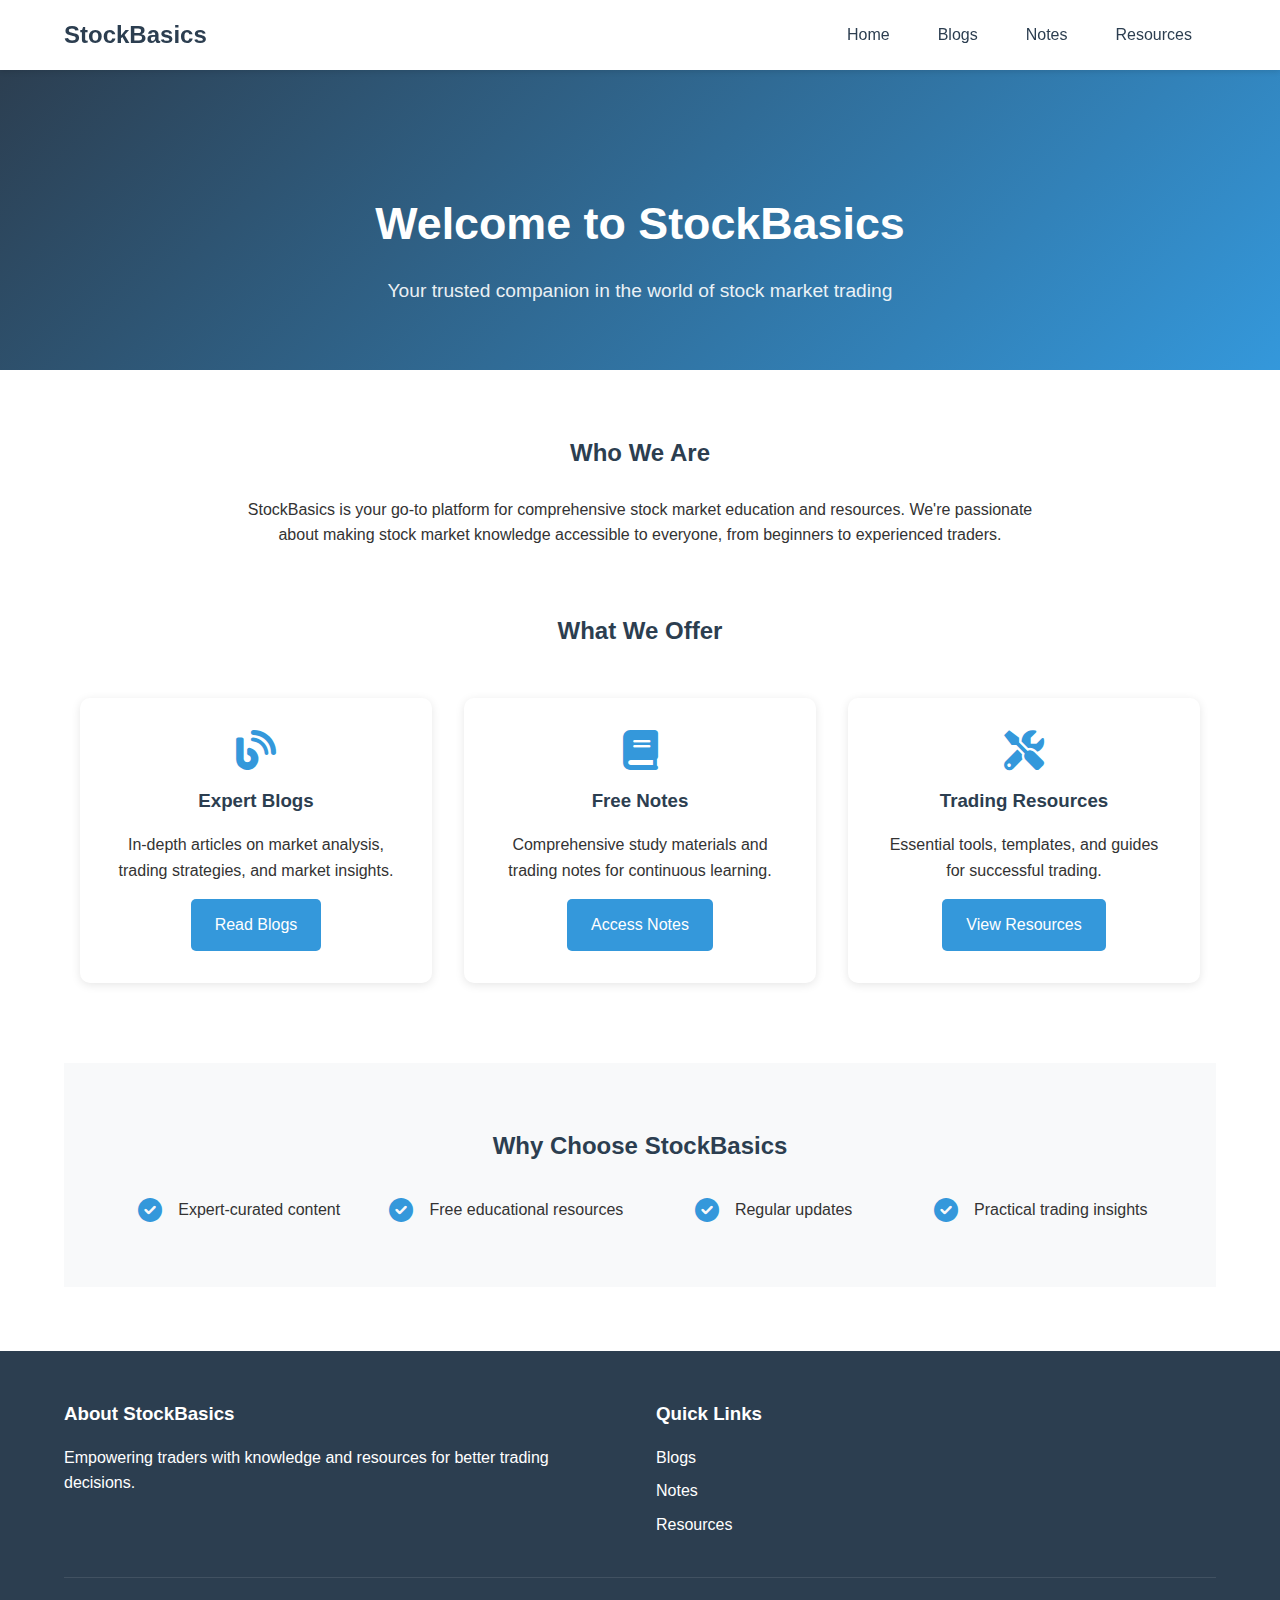
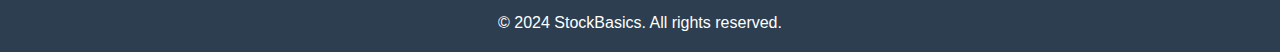
<file: index.html>
<!DOCTYPE html>
<html lang="en">
<head>
    <meta charset="UTF-8">
    <meta name="viewport" content="width=device-width, initial-scale=1.0">
    <meta http-equiv="Content-Type" content="text/html; charset=UTF-8">
    <title>Stock Market Resources</title>
    <link rel="stylesheet" href="styles.css" type="text/css">
    <link rel="stylesheet" href="https://cdnjs.cloudflare.com/ajax/libs/font-awesome/6.0.0/css/all.min.css" type="text/css" crossorigin="anonymous">
    <link rel="preload" href="https://cdnjs.cloudflare.com/ajax/libs/font-awesome/6.0.0/webfonts/fa-solid-900.woff2" as="font" type="font/woff2" crossorigin="anonymous">
</head>
<body>
    <nav>
        <div class="logo">
            <h1>StockBasics</h1>
        </div>
        <ul class="nav-links">
            <li><a href="index.html">Home</a></li>
            <li><a href="blogs.html">Blogs</a></li>
            <li><a href="notes.html">Notes</a></li>
            <li><a href="resources.html">Resources</a></li>
        </ul>
    </nav>

    <header class="hero">
        <div class="hero-content">
            <h1>Welcome to StockBasics</h1>
            <p>Your trusted companion in the world of stock market trading</p>
        </div>
    </header>

    <main class="home-content">
        <section class="about-section">
            <h2>Who We Are</h2>
            <p>StockBasics is your go-to platform for comprehensive stock market education and resources. We're passionate about making stock market knowledge accessible to everyone, from beginners to experienced traders.</p>
        </section>

        <section class="offerings">
            <h2>What We Offer</h2>
            <div class="offerings-grid">
                <div class="offering-card">
                    <i class="fas fa-blog"></i>
                    <h3>Expert Blogs</h3>
                    <p>In-depth articles on market analysis, trading strategies, and market insights.</p>
                    <a href="blogs.html" class="btn">Read Blogs</a>
                </div>
                <div class="offering-card">
                    <i class="fas fa-book"></i>
                    <h3>Free Notes</h3>
                    <p>Comprehensive study materials and trading notes for continuous learning.</p>
                    <a href="notes.html" class="btn">Access Notes</a>
                </div>
                <div class="offering-card">
                    <i class="fas fa-tools"></i>
                    <h3>Trading Resources</h3>
                    <p>Essential tools, templates, and guides for successful trading.</p>
                    <a href="resources.html" class="btn">View Resources</a>
                </div>
            </div>
        </section>

        <section class="why-us">
            <h2>Why Choose StockBasics</h2>
            <div class="features">
                <div class="feature">
                    <i class="fas fa-check-circle"></i>
                    <p>Expert-curated content</p>
                </div>
                <div class="feature">
                    <i class="fas fa-check-circle"></i>
                    <p>Free educational resources</p>
                </div>
                <div class="feature">
                    <i class="fas fa-check-circle"></i>
                    <p>Regular updates</p>
                </div>
                <div class="feature">
                    <i class="fas fa-check-circle"></i>
                    <p>Practical trading insights</p>
                </div>
            </div>
        </section>
    </main>

    <footer>
        <div class="footer-content">
            <div class="footer-section">
                <h3>About StockBasics</h3>
                <p>Empowering traders with knowledge and resources for better trading decisions.</p>
            </div>
            <div class="footer-section">
                <h3>Quick Links</h3>
                <ul>
                    <li><a href="blogs.html">Blogs</a></li>
                    <li><a href="notes.html">Notes</a></li>
                    <li><a href="resources.html">Resources</a></li>
                </ul>
            </div>
        </div>
        <div class="footer-bottom">
            <p>&copy; 2024 StockBasics. All rights reserved.</p>
        </div>
    </footer>

    <script src="script.js"></script>
</body>
</html>
</file>
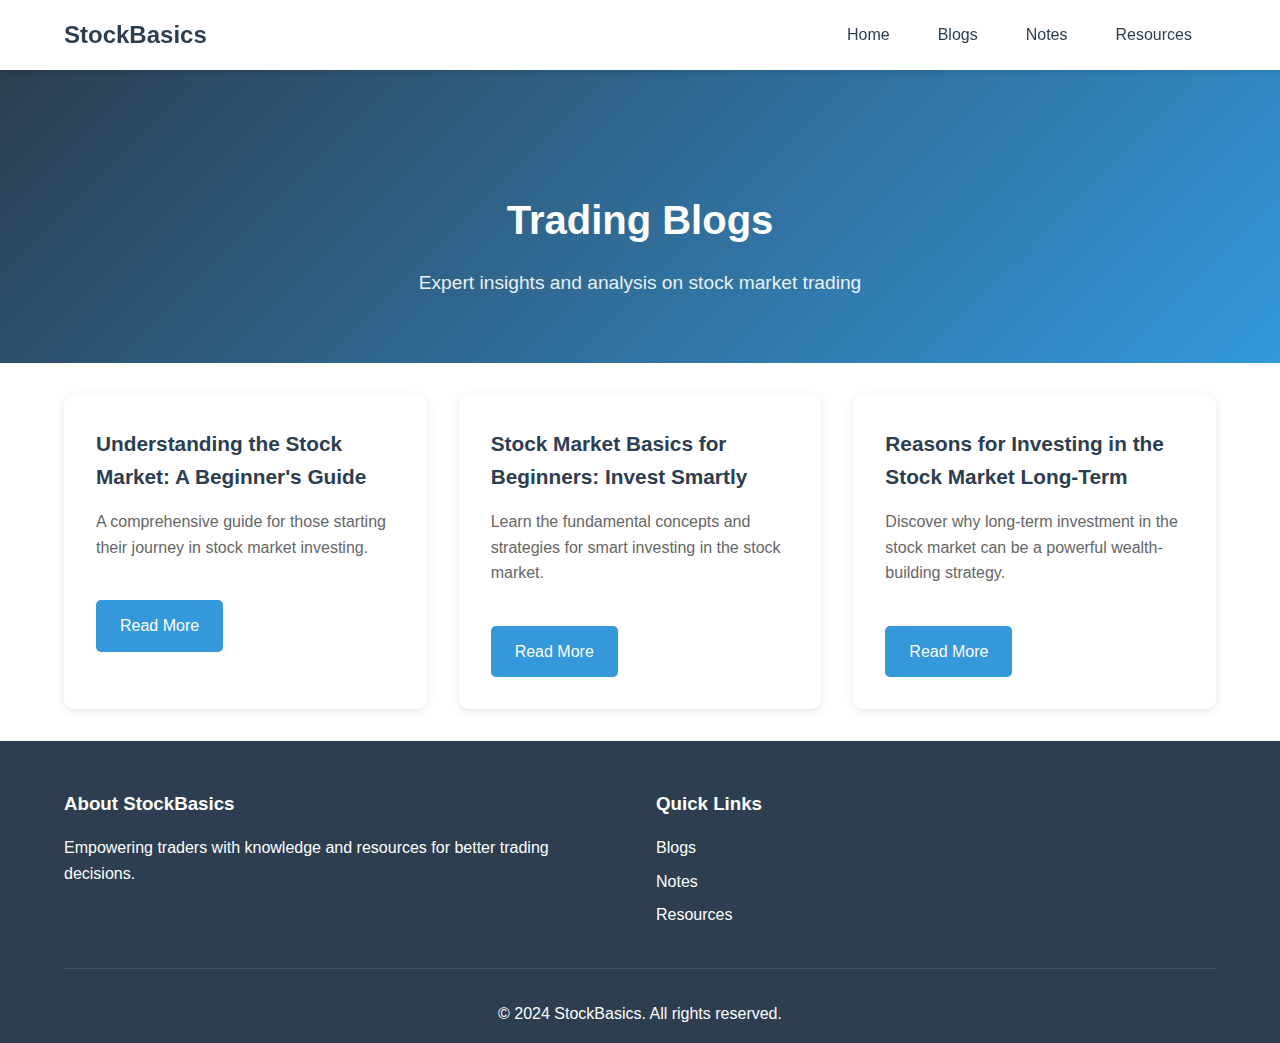
<file: blogs.html>
<!DOCTYPE html>
<html lang="en">
<head>
    <meta charset="UTF-8">
    <meta name="viewport" content="width=device-width, initial-scale=1.0">
    <meta http-equiv="Content-Type" content="text/html; charset=UTF-8">
    <title>Blogs - StockBasics</title>
    <link rel="stylesheet" href="styles.css" type="text/css">
    <link rel="stylesheet" href="https://cdnjs.cloudflare.com/ajax/libs/font-awesome/6.0.0/css/all.min.css" type="text/css" crossorigin="anonymous">
    <link rel="preload" href="https://cdnjs.cloudflare.com/ajax/libs/font-awesome/6.0.0/webfonts/fa-solid-900.woff2" as="font" type="font/woff2" crossorigin="anonymous">
</head>
<body>
    <nav>
        <div class="logo">
            <h1>StockBasics</h1>
        </div>
        <ul class="nav-links">
            <li><a href="index.html">Home</a></li>
            <li><a href="blogs.html">Blogs</a></li>
            <li><a href="notes.html">Notes</a></li>
            <li><a href="resources.html">Resources</a></li>
        </ul>
    </nav>

    <header class="page-header">
        <h1>Trading Blogs</h1>
        <p>Expert insights and analysis on stock market trading</p>
    </header>

    <main class="blog-content">
        <div class="blog-grid" id="blogContainer">
            <!-- Blog posts will be loaded dynamically -->
        </div>
    </main>

    <footer>
        <div class="footer-content">
            <div class="footer-section">
                <h3>About StockBasics</h3>
                <p>Empowering traders with knowledge and resources for better trading decisions.</p>
            </div>
            <div class="footer-section">
                <h3>Quick Links</h3>
                <ul>
                    <li><a href="blogs.html">Blogs</a></li>
                    <li><a href="notes.html">Notes</a></li>
                    <li><a href="resources.html">Resources</a></li>
                </ul>
            </div>
        </div>
        <div class="footer-bottom">
            <p>&copy; 2024 StockBasics. All rights reserved.</p>
        </div>
    </footer>

    <script src="script.js"></script>
</body>
</html>
</file>
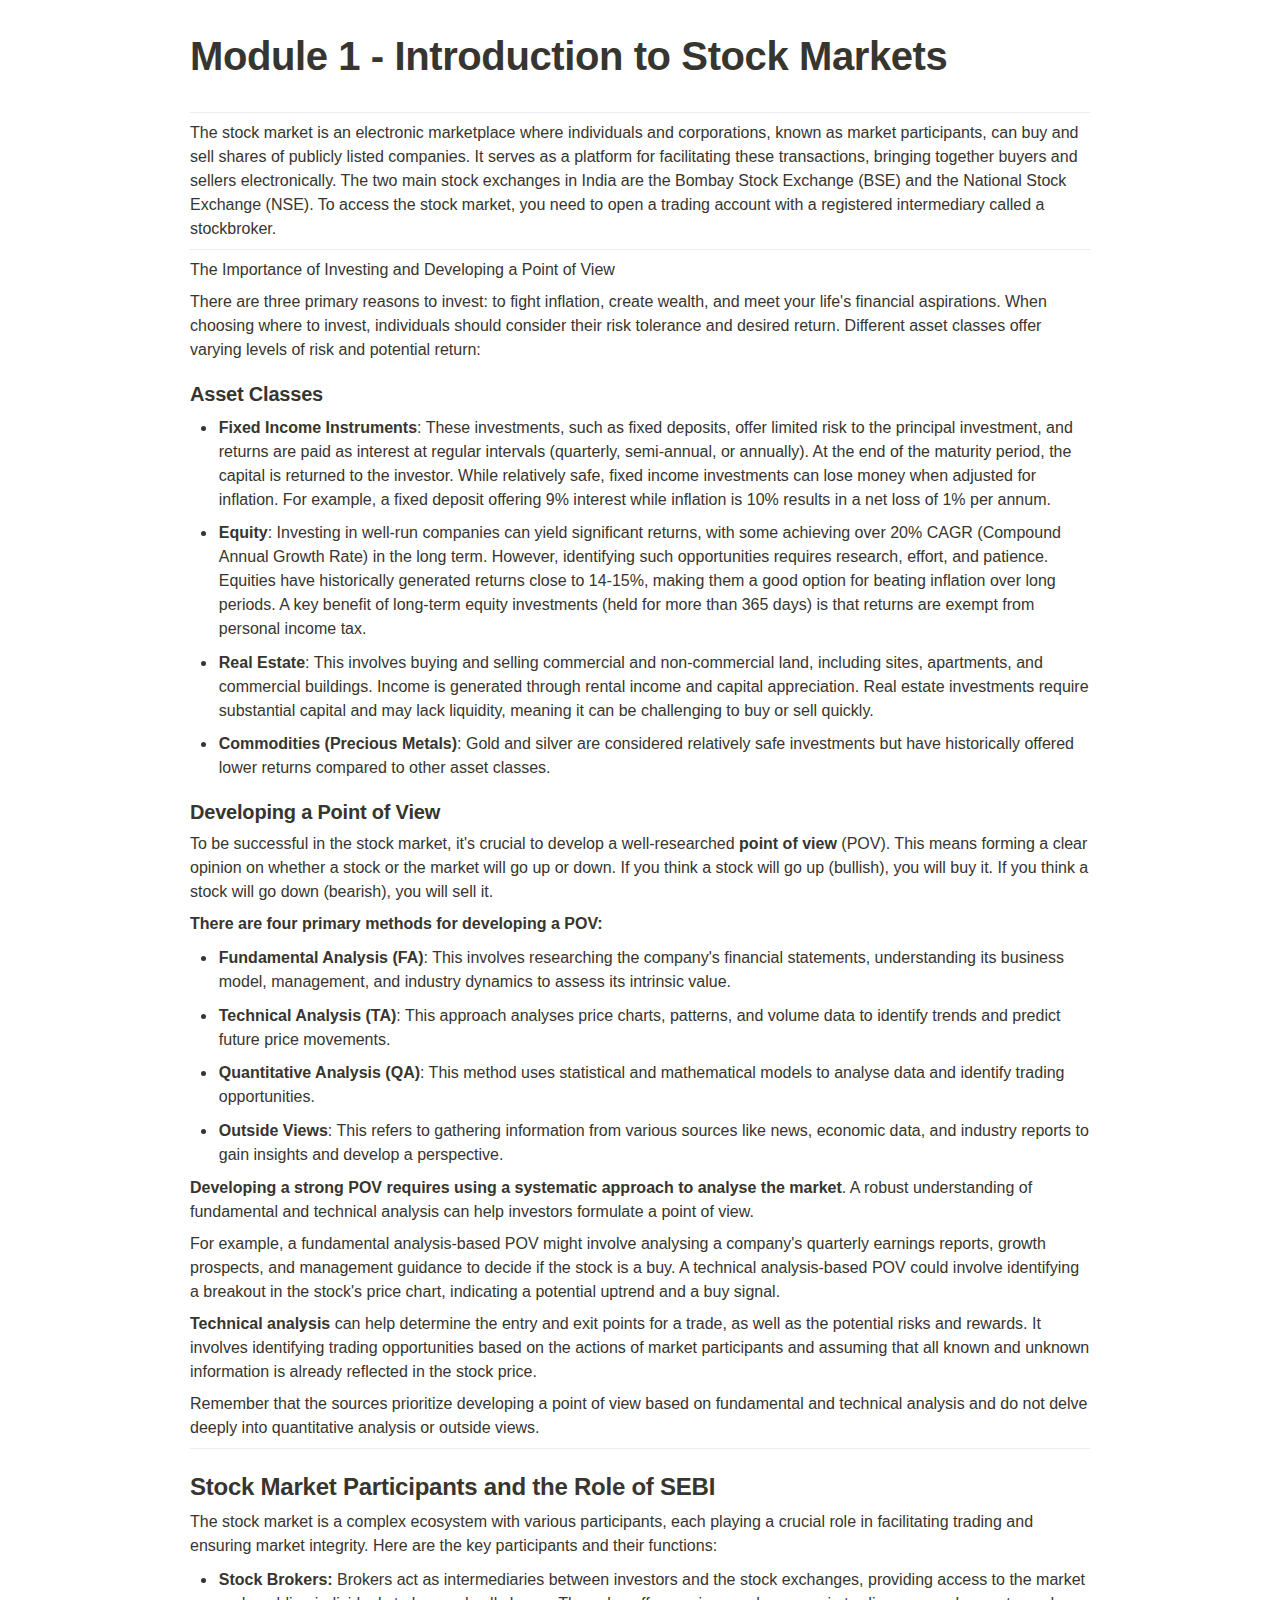
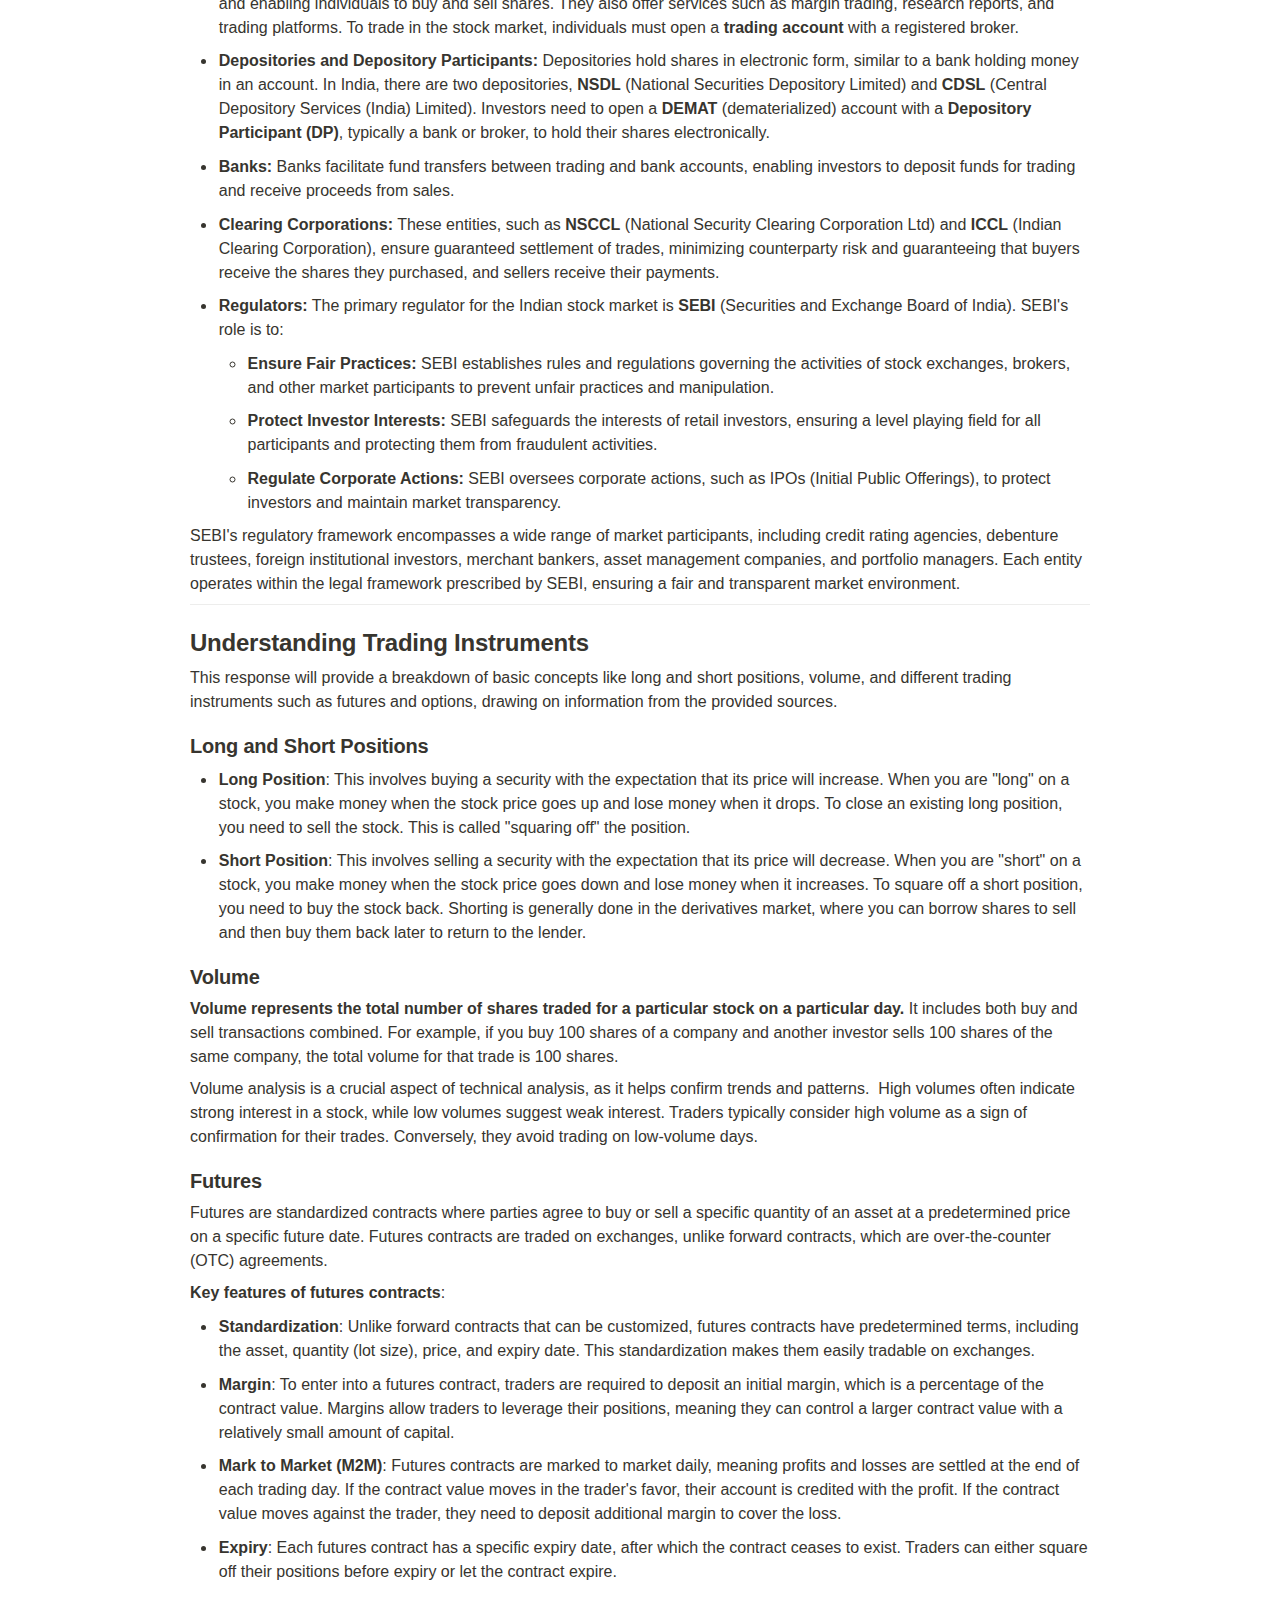
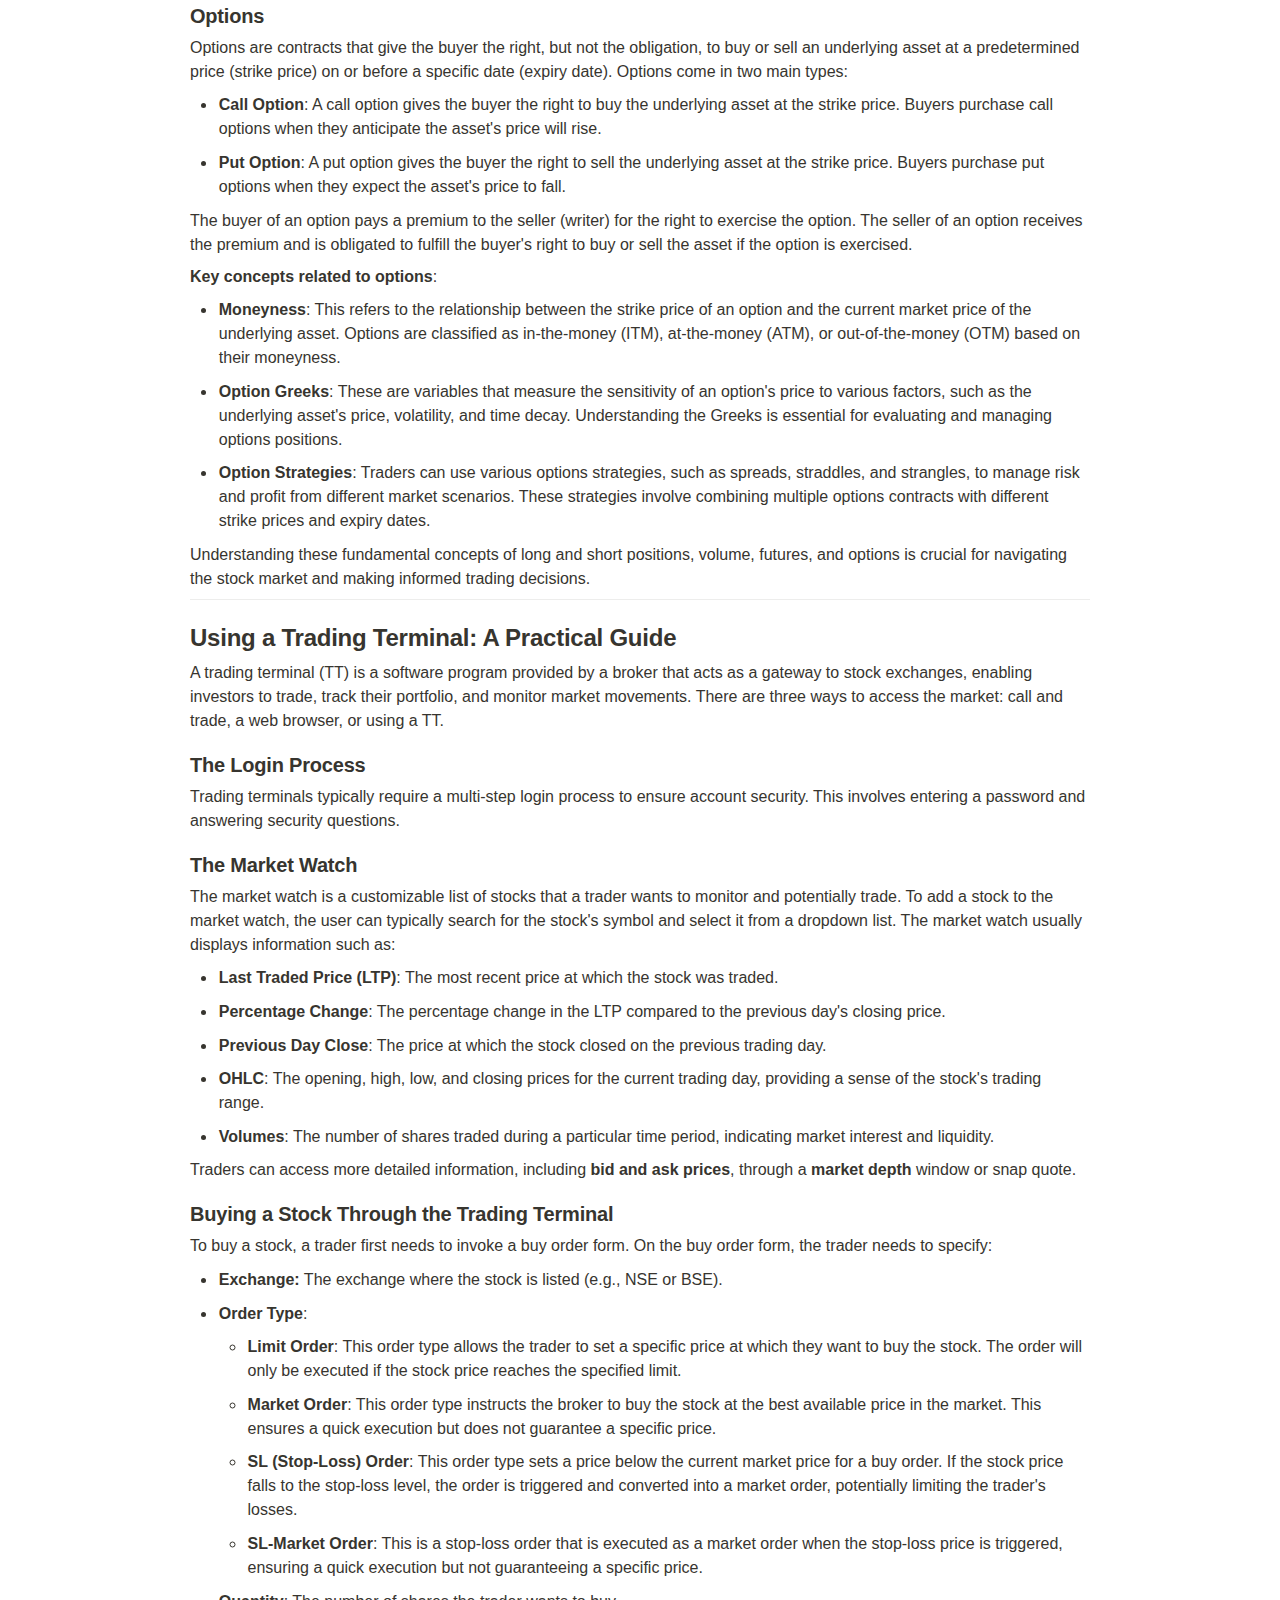
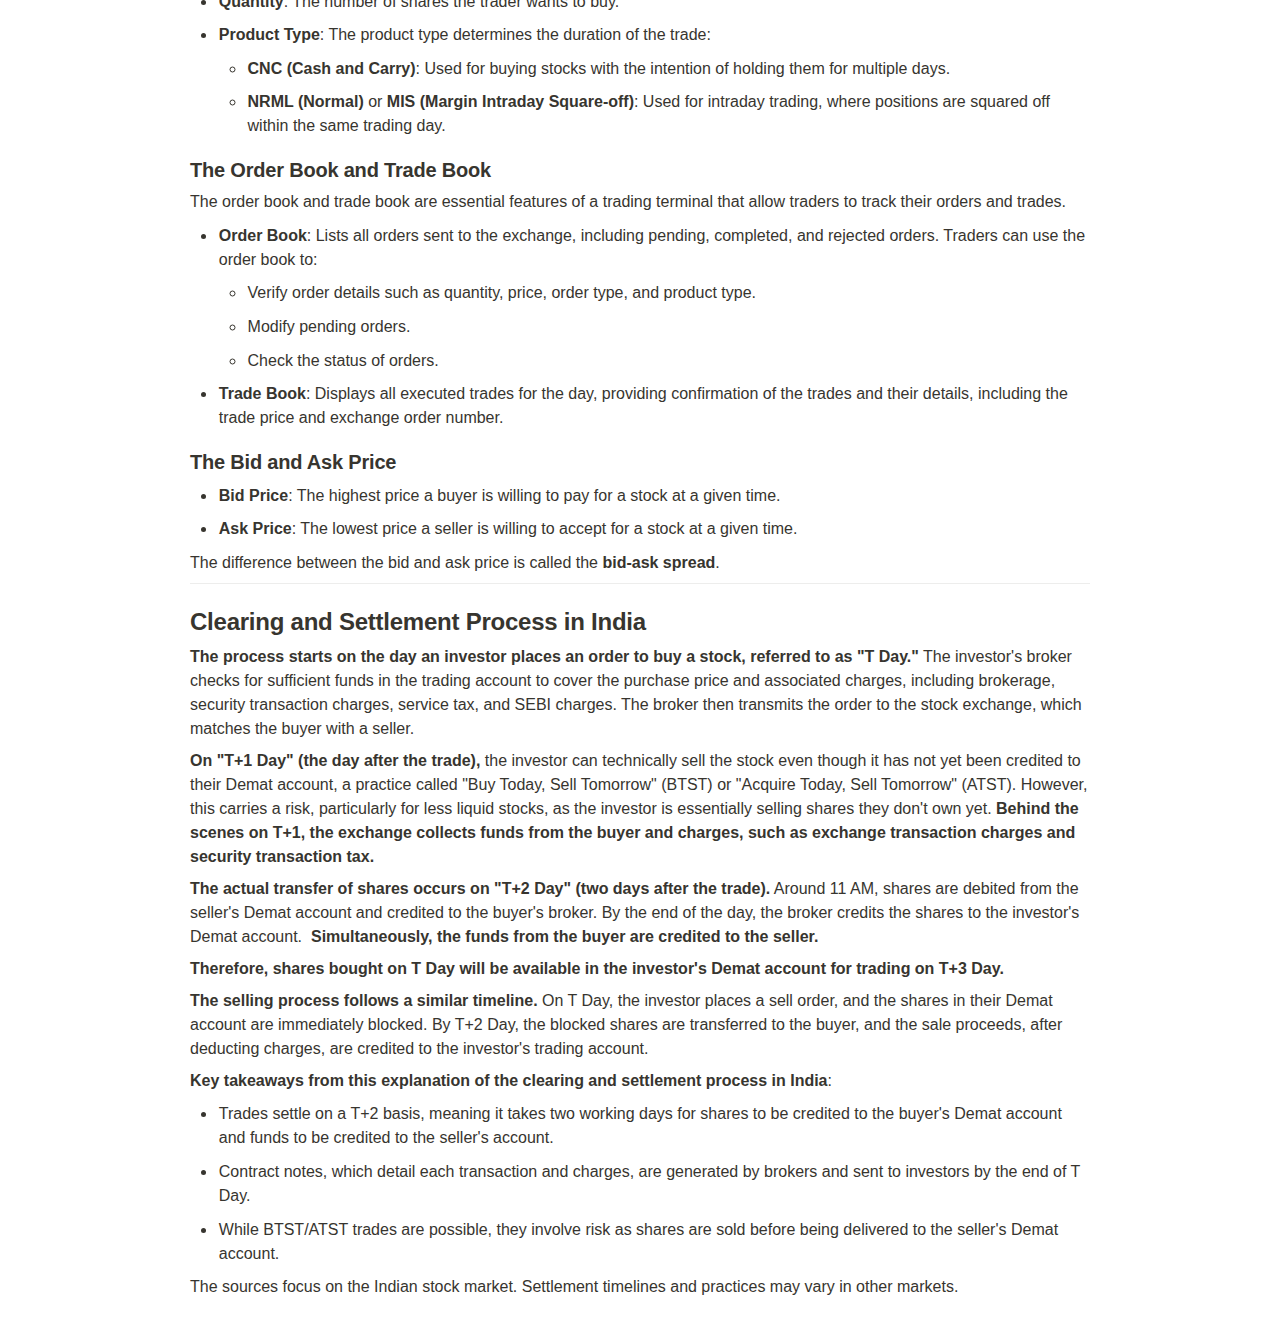
<file: Module 1 - Introduction to Stock Markets.html>
<html><head><meta http-equiv="Content-Type" content="text/html; charset=utf-8"/><title>Module 1 - Introduction to Stock Markets</title><style>
/* cspell:disable-file */
/* webkit printing magic: print all background colors */
html {
	-webkit-print-color-adjust: exact;
}
* {
	box-sizing: border-box;
	-webkit-print-color-adjust: exact;
}

html,
body {
	margin: 0;
	padding: 0;
}
@media only screen {
	body {
		margin: 2em auto;
		max-width: 900px;
		color: rgb(55, 53, 47);
	}
}

body {
	line-height: 1.5;
	white-space: pre-wrap;
}

a,
a.visited {
	color: inherit;
	text-decoration: underline;
}

.pdf-relative-link-path {
	font-size: 80%;
	color: #444;
}

h1,
h2,
h3 {
	letter-spacing: -0.01em;
	line-height: 1.2;
	font-weight: 600;
	margin-bottom: 0;
}

.page-title {
	font-size: 2.5rem;
	font-weight: 700;
	margin-top: 0;
	margin-bottom: 0.75em;
}

h1 {
	font-size: 1.875rem;
	margin-top: 1.875rem;
}

h2 {
	font-size: 1.5rem;
	margin-top: 1.5rem;
}

h3 {
	font-size: 1.25rem;
	margin-top: 1.25rem;
}

.source {
	border: 1px solid #ddd;
	border-radius: 3px;
	padding: 1.5em;
	word-break: break-all;
}

.callout {
	border-radius: 3px;
	padding: 1rem;
}

figure {
	margin: 1.25em 0;
	page-break-inside: avoid;
}

figcaption {
	opacity: 0.5;
	font-size: 85%;
	margin-top: 0.5em;
}

mark {
	background-color: transparent;
}

.indented {
	padding-left: 1.5em;
}

hr {
	background: transparent;
	display: block;
	width: 100%;
	height: 1px;
	visibility: visible;
	border: none;
	border-bottom: 1px solid rgba(55, 53, 47, 0.09);
}

img {
	max-width: 100%;
}

@media only print {
	img {
		max-height: 100vh;
		object-fit: contain;
	}
}

@page {
	margin: 1in;
}

.collection-content {
	font-size: 0.875rem;
}

.column-list {
	display: flex;
	justify-content: space-between;
}

.column {
	padding: 0 1em;
}

.column:first-child {
	padding-left: 0;
}

.column:last-child {
	padding-right: 0;
}

.table_of_contents-item {
	display: block;
	font-size: 0.875rem;
	line-height: 1.3;
	padding: 0.125rem;
}

.table_of_contents-indent-1 {
	margin-left: 1.5rem;
}

.table_of_contents-indent-2 {
	margin-left: 3rem;
}

.table_of_contents-indent-3 {
	margin-left: 4.5rem;
}

.table_of_contents-link {
	text-decoration: none;
	opacity: 0.7;
	border-bottom: 1px solid rgba(55, 53, 47, 0.18);
}

table,
th,
td {
	border: 1px solid rgba(55, 53, 47, 0.09);
	border-collapse: collapse;
}

table {
	border-left: none;
	border-right: none;
}

th,
td {
	font-weight: normal;
	padding: 0.25em 0.5em;
	line-height: 1.5;
	min-height: 1.5em;
	text-align: left;
}

th {
	color: rgba(55, 53, 47, 0.6);
}

ol,
ul {
	margin: 0;
	margin-block-start: 0.6em;
	margin-block-end: 0.6em;
}

li > ol:first-child,
li > ul:first-child {
	margin-block-start: 0.6em;
}

ul > li {
	list-style: disc;
}

ul.to-do-list {
	padding-inline-start: 0;
}

ul.to-do-list > li {
	list-style: none;
}

.to-do-children-checked {
	text-decoration: line-through;
	opacity: 0.375;
}

ul.toggle > li {
	list-style: none;
}

ul {
	padding-inline-start: 1.7em;
}

ul > li {
	padding-left: 0.1em;
}

ol {
	padding-inline-start: 1.6em;
}

ol > li {
	padding-left: 0.2em;
}

.mono ol {
	padding-inline-start: 2em;
}

.mono ol > li {
	text-indent: -0.4em;
}

.toggle {
	padding-inline-start: 0em;
	list-style-type: none;
}

/* Indent toggle children */
.toggle > li > details {
	padding-left: 1.7em;
}

.toggle > li > details > summary {
	margin-left: -1.1em;
}

.selected-value {
	display: inline-block;
	padding: 0 0.5em;
	background: rgba(206, 205, 202, 0.5);
	border-radius: 3px;
	margin-right: 0.5em;
	margin-top: 0.3em;
	margin-bottom: 0.3em;
	white-space: nowrap;
}

.collection-title {
	display: inline-block;
	margin-right: 1em;
}

.page-description {
    margin-bottom: 2em;
}

.simple-table {
	margin-top: 1em;
	font-size: 0.875rem;
	empty-cells: show;
}
.simple-table td {
	height: 29px;
	min-width: 120px;
}

.simple-table th {
	height: 29px;
	min-width: 120px;
}

.simple-table-header-color {
	background: rgb(247, 246, 243);
	color: black;
}
.simple-table-header {
	font-weight: 500;
}

time {
	opacity: 0.5;
}

.icon {
	display: inline-block;
	max-width: 1.2em;
	max-height: 1.2em;
	text-decoration: none;
	vertical-align: text-bottom;
	margin-right: 0.5em;
}

img.icon {
	border-radius: 3px;
}

.user-icon {
	width: 1.5em;
	height: 1.5em;
	border-radius: 100%;
	margin-right: 0.5rem;
}

.user-icon-inner {
	font-size: 0.8em;
}

.text-icon {
	border: 1px solid #000;
	text-align: center;
}

.page-cover-image {
	display: block;
	object-fit: cover;
	width: 100%;
	max-height: 30vh;
}

.page-header-icon {
	font-size: 3rem;
	margin-bottom: 1rem;
}

.page-header-icon-with-cover {
	margin-top: -0.72em;
	margin-left: 0.07em;
}

.page-header-icon img {
	border-radius: 3px;
}

.link-to-page {
	margin: 1em 0;
	padding: 0;
	border: none;
	font-weight: 500;
}

p > .user {
	opacity: 0.5;
}

td > .user,
td > time {
	white-space: nowrap;
}

input[type="checkbox"] {
	transform: scale(1.5);
	margin-right: 0.6em;
	vertical-align: middle;
}

p {
	margin-top: 0.5em;
	margin-bottom: 0.5em;
}

.image {
	border: none;
	margin: 1.5em 0;
	padding: 0;
	border-radius: 0;
	text-align: center;
}

.code,
code {
	background: rgba(135, 131, 120, 0.15);
	border-radius: 3px;
	padding: 0.2em 0.4em;
	border-radius: 3px;
	font-size: 85%;
	tab-size: 2;
}

code {
	color: #eb5757;
}

.code {
	padding: 1.5em 1em;
}

.code-wrap {
	white-space: pre-wrap;
	word-break: break-all;
}

.code > code {
	background: none;
	padding: 0;
	font-size: 100%;
	color: inherit;
}

blockquote {
	font-size: 1.25em;
	margin: 1em 0;
	padding-left: 1em;
	border-left: 3px solid rgb(55, 53, 47);
}

.bookmark {
	text-decoration: none;
	max-height: 8em;
	padding: 0;
	display: flex;
	width: 100%;
	align-items: stretch;
}

.bookmark-title {
	font-size: 0.85em;
	overflow: hidden;
	text-overflow: ellipsis;
	height: 1.75em;
	white-space: nowrap;
}

.bookmark-text {
	display: flex;
	flex-direction: column;
}

.bookmark-info {
	flex: 4 1 180px;
	padding: 12px 14px 14px;
	display: flex;
	flex-direction: column;
	justify-content: space-between;
}

.bookmark-image {
	width: 33%;
	flex: 1 1 180px;
	display: block;
	position: relative;
	object-fit: cover;
	border-radius: 1px;
}

.bookmark-description {
	color: rgba(55, 53, 47, 0.6);
	font-size: 0.75em;
	overflow: hidden;
	max-height: 4.5em;
	word-break: break-word;
}

.bookmark-href {
	font-size: 0.75em;
	margin-top: 0.25em;
}

.sans { font-family: ui-sans-serif, -apple-system, BlinkMacSystemFont, "Segoe UI Variable Display", "Segoe UI", Helvetica, "Apple Color Emoji", Arial, sans-serif, "Segoe UI Emoji", "Segoe UI Symbol"; }
.code { font-family: "SFMono-Regular", Menlo, Consolas, "PT Mono", "Liberation Mono", Courier, monospace; }
.serif { font-family: Lyon-Text, Georgia, ui-serif, serif; }
.mono { font-family: iawriter-mono, Nitti, Menlo, Courier, monospace; }
.pdf .sans { font-family: Inter, ui-sans-serif, -apple-system, BlinkMacSystemFont, "Segoe UI Variable Display", "Segoe UI", Helvetica, "Apple Color Emoji", Arial, sans-serif, "Segoe UI Emoji", "Segoe UI Symbol", 'Twemoji', 'Noto Color Emoji', 'Noto Sans CJK JP'; }
.pdf:lang(zh-CN) .sans { font-family: Inter, ui-sans-serif, -apple-system, BlinkMacSystemFont, "Segoe UI Variable Display", "Segoe UI", Helvetica, "Apple Color Emoji", Arial, sans-serif, "Segoe UI Emoji", "Segoe UI Symbol", 'Twemoji', 'Noto Color Emoji', 'Noto Sans CJK SC'; }
.pdf:lang(zh-TW) .sans { font-family: Inter, ui-sans-serif, -apple-system, BlinkMacSystemFont, "Segoe UI Variable Display", "Segoe UI", Helvetica, "Apple Color Emoji", Arial, sans-serif, "Segoe UI Emoji", "Segoe UI Symbol", 'Twemoji', 'Noto Color Emoji', 'Noto Sans CJK TC'; }
.pdf:lang(ko-KR) .sans { font-family: Inter, ui-sans-serif, -apple-system, BlinkMacSystemFont, "Segoe UI Variable Display", "Segoe UI", Helvetica, "Apple Color Emoji", Arial, sans-serif, "Segoe UI Emoji", "Segoe UI Symbol", 'Twemoji', 'Noto Color Emoji', 'Noto Sans CJK KR'; }
.pdf .code { font-family: Source Code Pro, "SFMono-Regular", Menlo, Consolas, "PT Mono", "Liberation Mono", Courier, monospace, 'Twemoji', 'Noto Color Emoji', 'Noto Sans Mono CJK JP'; }
.pdf:lang(zh-CN) .code { font-family: Source Code Pro, "SFMono-Regular", Menlo, Consolas, "PT Mono", "Liberation Mono", Courier, monospace, 'Twemoji', 'Noto Color Emoji', 'Noto Sans Mono CJK SC'; }
.pdf:lang(zh-TW) .code { font-family: Source Code Pro, "SFMono-Regular", Menlo, Consolas, "PT Mono", "Liberation Mono", Courier, monospace, 'Twemoji', 'Noto Color Emoji', 'Noto Sans Mono CJK TC'; }
.pdf:lang(ko-KR) .code { font-family: Source Code Pro, "SFMono-Regular", Menlo, Consolas, "PT Mono", "Liberation Mono", Courier, monospace, 'Twemoji', 'Noto Color Emoji', 'Noto Sans Mono CJK KR'; }
.pdf .serif { font-family: PT Serif, Lyon-Text, Georgia, ui-serif, serif, 'Twemoji', 'Noto Color Emoji', 'Noto Serif CJK JP'; }
.pdf:lang(zh-CN) .serif { font-family: PT Serif, Lyon-Text, Georgia, ui-serif, serif, 'Twemoji', 'Noto Color Emoji', 'Noto Serif CJK SC'; }
.pdf:lang(zh-TW) .serif { font-family: PT Serif, Lyon-Text, Georgia, ui-serif, serif, 'Twemoji', 'Noto Color Emoji', 'Noto Serif CJK TC'; }
.pdf:lang(ko-KR) .serif { font-family: PT Serif, Lyon-Text, Georgia, ui-serif, serif, 'Twemoji', 'Noto Color Emoji', 'Noto Serif CJK KR'; }
.pdf .mono { font-family: PT Mono, iawriter-mono, Nitti, Menlo, Courier, monospace, 'Twemoji', 'Noto Color Emoji', 'Noto Sans Mono CJK JP'; }
.pdf:lang(zh-CN) .mono { font-family: PT Mono, iawriter-mono, Nitti, Menlo, Courier, monospace, 'Twemoji', 'Noto Color Emoji', 'Noto Sans Mono CJK SC'; }
.pdf:lang(zh-TW) .mono { font-family: PT Mono, iawriter-mono, Nitti, Menlo, Courier, monospace, 'Twemoji', 'Noto Color Emoji', 'Noto Sans Mono CJK TC'; }
.pdf:lang(ko-KR) .mono { font-family: PT Mono, iawriter-mono, Nitti, Menlo, Courier, monospace, 'Twemoji', 'Noto Color Emoji', 'Noto Sans Mono CJK KR'; }
.highlight-default {
	color: rgba(55, 53, 47, 1);
}
.highlight-gray {
	color: rgba(120, 119, 116, 1);
	fill: rgba(120, 119, 116, 1);
}
.highlight-brown {
	color: rgba(159, 107, 83, 1);
	fill: rgba(159, 107, 83, 1);
}
.highlight-orange {
	color: rgba(217, 115, 13, 1);
	fill: rgba(217, 115, 13, 1);
}
.highlight-yellow {
	color: rgba(203, 145, 47, 1);
	fill: rgba(203, 145, 47, 1);
}
.highlight-teal {
	color: rgba(68, 131, 97, 1);
	fill: rgba(68, 131, 97, 1);
}
.highlight-blue {
	color: rgba(51, 126, 169, 1);
	fill: rgba(51, 126, 169, 1);
}
.highlight-purple {
	color: rgba(144, 101, 176, 1);
	fill: rgba(144, 101, 176, 1);
}
.highlight-pink {
	color: rgba(193, 76, 138, 1);
	fill: rgba(193, 76, 138, 1);
}
.highlight-red {
	color: rgba(212, 76, 71, 1);
	fill: rgba(212, 76, 71, 1);
}
.highlight-default_background {
	color: rgba(55, 53, 47, 1);
}
.highlight-gray_background {
	background: rgba(241, 241, 239, 1);
}
.highlight-brown_background {
	background: rgba(244, 238, 238, 1);
}
.highlight-orange_background {
	background: rgba(251, 236, 221, 1);
}
.highlight-yellow_background {
	background: rgba(251, 243, 219, 1);
}
.highlight-teal_background {
	background: rgba(237, 243, 236, 1);
}
.highlight-blue_background {
	background: rgba(231, 243, 248, 1);
}
.highlight-purple_background {
	background: rgba(244, 240, 247, 0.8);
}
.highlight-pink_background {
	background: rgba(249, 238, 243, 0.8);
}
.highlight-red_background {
	background: rgba(253, 235, 236, 1);
}
.block-color-default {
	color: inherit;
	fill: inherit;
}
.block-color-gray {
	color: rgba(120, 119, 116, 1);
	fill: rgba(120, 119, 116, 1);
}
.block-color-brown {
	color: rgba(159, 107, 83, 1);
	fill: rgba(159, 107, 83, 1);
}
.block-color-orange {
	color: rgba(217, 115, 13, 1);
	fill: rgba(217, 115, 13, 1);
}
.block-color-yellow {
	color: rgba(203, 145, 47, 1);
	fill: rgba(203, 145, 47, 1);
}
.block-color-teal {
	color: rgba(68, 131, 97, 1);
	fill: rgba(68, 131, 97, 1);
}
.block-color-blue {
	color: rgba(51, 126, 169, 1);
	fill: rgba(51, 126, 169, 1);
}
.block-color-purple {
	color: rgba(144, 101, 176, 1);
	fill: rgba(144, 101, 176, 1);
}
.block-color-pink {
	color: rgba(193, 76, 138, 1);
	fill: rgba(193, 76, 138, 1);
}
.block-color-red {
	color: rgba(212, 76, 71, 1);
	fill: rgba(212, 76, 71, 1);
}
.block-color-default_background {
	color: inherit;
	fill: inherit;
}
.block-color-gray_background {
	background: rgba(241, 241, 239, 1);
}
.block-color-brown_background {
	background: rgba(244, 238, 238, 1);
}
.block-color-orange_background {
	background: rgba(251, 236, 221, 1);
}
.block-color-yellow_background {
	background: rgba(251, 243, 219, 1);
}
.block-color-teal_background {
	background: rgba(237, 243, 236, 1);
}
.block-color-blue_background {
	background: rgba(231, 243, 248, 1);
}
.block-color-purple_background {
	background: rgba(244, 240, 247, 0.8);
}
.block-color-pink_background {
	background: rgba(249, 238, 243, 0.8);
}
.block-color-red_background {
	background: rgba(253, 235, 236, 1);
}
.select-value-color-uiBlue { background-color: rgba(35, 131, 226, .07); }
.select-value-color-pink { background-color: rgba(245, 224, 233, 1); }
.select-value-color-purple { background-color: rgba(232, 222, 238, 1); }
.select-value-color-green { background-color: rgba(219, 237, 219, 1); }
.select-value-color-gray { background-color: rgba(227, 226, 224, 1); }
.select-value-color-transparentGray { background-color: rgba(227, 226, 224, 0); }
.select-value-color-translucentGray { background-color: rgba(0, 0, 0, 0.06); }
.select-value-color-orange { background-color: rgba(250, 222, 201, 1); }
.select-value-color-brown { background-color: rgba(238, 224, 218, 1); }
.select-value-color-red { background-color: rgba(255, 226, 221, 1); }
.select-value-color-yellow { background-color: rgba(253, 236, 200, 1); }
.select-value-color-blue { background-color: rgba(211, 229, 239, 1); }
.select-value-color-pageGlass { background-color: undefined; }
.select-value-color-washGlass { background-color: undefined; }

.checkbox {
	display: inline-flex;
	vertical-align: text-bottom;
	width: 16;
	height: 16;
	background-size: 16px;
	margin-left: 2px;
	margin-right: 5px;
}

.checkbox-on {
	background-image: url("data:image/svg+xml;charset=UTF-8,%3Csvg%20width%3D%2216%22%20height%3D%2216%22%20viewBox%3D%220%200%2016%2016%22%20fill%3D%22none%22%20xmlns%3D%22http%3A%2F%2Fwww.w3.org%2F2000%2Fsvg%22%3E%0A%3Crect%20width%3D%2216%22%20height%3D%2216%22%20fill%3D%22%2358A9D7%22%2F%3E%0A%3Cpath%20d%3D%22M6.71429%2012.2852L14%204.9995L12.7143%203.71436L6.71429%209.71378L3.28571%206.2831L2%207.57092L6.71429%2012.2852Z%22%20fill%3D%22white%22%2F%3E%0A%3C%2Fsvg%3E");
}

.checkbox-off {
	background-image: url("data:image/svg+xml;charset=UTF-8,%3Csvg%20width%3D%2216%22%20height%3D%2216%22%20viewBox%3D%220%200%2016%2016%22%20fill%3D%22none%22%20xmlns%3D%22http%3A%2F%2Fwww.w3.org%2F2000%2Fsvg%22%3E%0A%3Crect%20x%3D%220.75%22%20y%3D%220.75%22%20width%3D%2214.5%22%20height%3D%2214.5%22%20fill%3D%22white%22%20stroke%3D%22%2336352F%22%20stroke-width%3D%221.5%22%2F%3E%0A%3C%2Fsvg%3E");
}
	
</style></head><body><article id="14e84369-c8cb-81f4-8cf0-d67d16efc786" class="page sans"><header><h1 class="page-title">Module 1 - Introduction to Stock Markets</h1><p class="page-description"></p></header><div class="page-body"><hr id="14e84369-c8cb-8164-b5cd-f8d35eead9b8"/><p id="14e84369-c8cb-81ad-8af1-e952d1396f94" class="">The stock market is an electronic marketplace where individuals and corporations, known as market participants, can buy and sell shares of publicly listed companies. It serves as a platform for facilitating these transactions, bringing together buyers and sellers electronically. The two main stock exchanges in India are the Bombay Stock Exchange (BSE) and the National Stock Exchange (NSE). To access the stock market, you need to open a trading account with a registered intermediary called a stockbroker.</p><hr id="14e84369-c8cb-8191-90fd-df1d4dcf6e35"/><p id="14e84369-c8cb-8101-a0d2-ed619cf10cb5" class="">The Importance of Investing and Developing a Point of View</p><p id="14e84369-c8cb-8146-a6ba-f2c9748f458f" class="">There are three primary reasons to invest: to fight inflation, create wealth, and meet your life&#x27;s financial aspirations. When choosing where to invest, individuals should consider their risk tolerance and desired return. Different asset classes offer varying levels of risk and potential return:</p><h3 id="14e84369-c8cb-811c-8e55-eb7ee828e766" class="">Asset Classes</h3><ul id="14e84369-c8cb-81c5-9372-f697a8d5522b" class="bulleted-list"><li style="list-style-type:disc"><strong>Fixed Income Instruments</strong>: These investments, such as fixed deposits, offer limited risk to the principal investment, and returns are paid as interest at regular intervals (quarterly, semi-annual, or annually). At the end of the maturity period, the capital is returned to the investor. While relatively safe, fixed income investments can lose money when adjusted for inflation. For example, a fixed deposit offering 9% interest while inflation is 10% results in a net loss of 1% per annum.</li></ul><ul id="14e84369-c8cb-81c7-bf2c-d017d39a4c3d" class="bulleted-list"><li style="list-style-type:disc"><strong>Equity</strong>: Investing in well-run companies can yield significant returns, with some achieving over 20% CAGR (Compound Annual Growth Rate) in the long term. However, identifying such opportunities requires research, effort, and patience. Equities have historically generated returns close to 14-15%, making them a good option for beating inflation over long periods. A key benefit of long-term equity investments (held for more than 365 days) is that returns are exempt from personal income tax.</li></ul><ul id="14e84369-c8cb-8108-917d-c736784edab0" class="bulleted-list"><li style="list-style-type:disc"><strong>Real Estate</strong>: This involves buying and selling commercial and non-commercial land, including sites, apartments, and commercial buildings. Income is generated through rental income and capital appreciation. Real estate investments require substantial capital and may lack liquidity, meaning it can be challenging to buy or sell quickly.</li></ul><ul id="14e84369-c8cb-811a-b666-ed12841bcad8" class="bulleted-list"><li style="list-style-type:disc"><strong>Commodities (Precious Metals)</strong>: Gold and silver are considered relatively safe investments but have historically offered lower returns compared to other asset classes.</li></ul><h3 id="14e84369-c8cb-81bd-92fb-c66460b95984" class="">Developing a Point of View</h3><p id="14e84369-c8cb-81dd-9c58-c5a8cd7c1832" class="">To be successful in the stock market, it&#x27;s crucial to develop a well-researched <strong>point of view</strong> (POV). This means forming a clear opinion on whether a stock or the market will go up or down. If you think a stock will go up (bullish), you will buy it. If you think a stock will go down (bearish), you will sell it.</p><p id="14e84369-c8cb-81c2-80da-ee376fad4c98" class=""><strong>There are four primary methods for developing a POV:</strong></p><ul id="14e84369-c8cb-8108-a146-ca5a2612917b" class="bulleted-list"><li style="list-style-type:disc"><strong>Fundamental Analysis (FA)</strong>: This involves researching the company&#x27;s financial statements, understanding its business model, management, and industry dynamics to assess its intrinsic value.</li></ul><ul id="14e84369-c8cb-815b-8b96-e8f845f75fa6" class="bulleted-list"><li style="list-style-type:disc"><strong>Technical Analysis (TA)</strong>: This approach analyses price charts, patterns, and volume data to identify trends and predict future price movements.</li></ul><ul id="14e84369-c8cb-81cd-a2a0-ded5575469da" class="bulleted-list"><li style="list-style-type:disc"><strong>Quantitative Analysis (QA)</strong>: This method uses statistical and mathematical models to analyse data and identify trading opportunities.</li></ul><ul id="14e84369-c8cb-81c6-ba01-f149418eb216" class="bulleted-list"><li style="list-style-type:disc"><strong>Outside Views</strong>: This refers to gathering information from various sources like news, economic data, and industry reports to gain insights and develop a perspective.</li></ul><p id="14e84369-c8cb-818c-b802-fd8acb3a09bc" class=""><strong>Developing a strong POV requires using a systematic approach to analyse the market</strong>. A robust understanding of fundamental and technical analysis can help investors formulate a point of view.</p><p id="14e84369-c8cb-81bd-88d5-d0bd2283b86e" class="">For example, a fundamental analysis-based POV might involve analysing a company&#x27;s quarterly earnings reports, growth prospects, and management guidance to decide if the stock is a buy. A technical analysis-based POV could involve identifying a breakout in the stock&#x27;s price chart, indicating a potential uptrend and a buy signal.</p><p id="14e84369-c8cb-81f4-8f8d-fc02e8ce41b5" class=""><strong>Technical analysis</strong> can help determine the entry and exit points for a trade, as well as the potential risks and rewards. It involves identifying trading opportunities based on the actions of market participants and assuming that all known and unknown information is already reflected in the stock price.</p><p id="14e84369-c8cb-81a7-818c-c51b0e7c9b6e" class="">Remember that the sources prioritize developing a point of view based on fundamental and technical analysis and do not delve deeply into quantitative analysis or outside views.</p><hr id="14e84369-c8cb-81bd-bf7e-cbf8e701a9ba"/><h2 id="14e84369-c8cb-8185-86bd-cf77ad3dff6e" class="">Stock Market Participants and the Role of SEBI</h2><p id="14e84369-c8cb-814e-aff1-cbcd48d716e4" class="">The stock market is a complex ecosystem with various participants, each playing a crucial role in facilitating trading and ensuring market integrity. Here are the key participants and their functions:</p><ul id="14e84369-c8cb-81c4-b18a-d78df780a683" class="bulleted-list"><li style="list-style-type:disc"><strong>Stock Brokers:</strong> Brokers act as intermediaries between investors and the stock exchanges, providing access to the market and enabling individuals to buy and sell shares. They also offer services such as margin trading, research reports, and trading platforms. To trade in the stock market, individuals must open a <strong>trading account</strong> with a registered broker.</li></ul><ul id="14e84369-c8cb-8138-90da-de23dcc67e2a" class="bulleted-list"><li style="list-style-type:disc"><strong>Depositories and Depository Participants:</strong> Depositories hold shares in electronic form, similar to a bank holding money in an account. In India, there are two depositories, <strong>NSDL</strong> (National Securities Depository Limited) and <strong>CDSL</strong> (Central Depository Services (India) Limited). Investors need to open a <strong>DEMAT</strong> (dematerialized) account with a <strong>Depository Participant (DP)</strong>, typically a bank or broker, to hold their shares electronically.</li></ul><ul id="14e84369-c8cb-814b-8302-c77a925e1e13" class="bulleted-list"><li style="list-style-type:disc"><strong>Banks:</strong> Banks facilitate fund transfers between trading and bank accounts, enabling investors to deposit funds for trading and receive proceeds from sales.</li></ul><ul id="14e84369-c8cb-81d6-9392-eea09b237988" class="bulleted-list"><li style="list-style-type:disc"><strong>Clearing Corporations:</strong> These entities, such as <strong>NSCCL</strong> (National Security Clearing Corporation Ltd) and <strong>ICCL</strong> (Indian Clearing Corporation), ensure guaranteed settlement of trades, minimizing counterparty risk and guaranteeing that buyers receive the shares they purchased, and sellers receive their payments.</li></ul><ul id="14e84369-c8cb-81e5-93b0-fab6883c6f16" class="bulleted-list"><li style="list-style-type:disc"><strong>Regulators:</strong> The primary regulator for the Indian stock market is <strong>SEBI</strong> (Securities and Exchange Board of India). SEBI&#x27;s role is to:<ul id="14e84369-c8cb-8196-8f94-f344eaf4f2b4" class="bulleted-list"><li style="list-style-type:circle"><strong>Ensure Fair Practices:</strong> SEBI establishes rules and regulations governing the activities of stock exchanges, brokers, and other market participants to prevent unfair practices and manipulation.</li></ul><ul id="14e84369-c8cb-8184-aea9-fb2ca697631d" class="bulleted-list"><li style="list-style-type:circle"><strong>Protect Investor Interests:</strong> SEBI safeguards the interests of retail investors, ensuring a level playing field for all participants and protecting them from fraudulent activities.</li></ul><ul id="14e84369-c8cb-8159-b5da-f2f9613e556c" class="bulleted-list"><li style="list-style-type:circle"><strong>Regulate Corporate Actions:</strong> SEBI oversees corporate actions, such as IPOs (Initial Public Offerings), to protect investors and maintain market transparency.</li></ul></li></ul><p id="14e84369-c8cb-812f-99e7-e9c70187ab42" class="">SEBI&#x27;s regulatory framework encompasses a wide range of market participants, including credit rating agencies, debenture trustees, foreign institutional investors, merchant bankers, asset management companies, and portfolio managers. Each entity operates within the legal framework prescribed by SEBI, ensuring a fair and transparent market environment.</p><hr id="14e84369-c8cb-8156-8713-fc5d69b4b0b0"/><h2 id="14e84369-c8cb-815f-b7d7-c1890c770d08" class="">Understanding Trading Instruments</h2><p id="14e84369-c8cb-815a-9170-d3172dde8bf3" class="">This response will provide a breakdown of basic concepts like long and short positions, volume, and different trading instruments such as futures and options, drawing on information from the provided sources.</p><h3 id="14e84369-c8cb-8198-93d0-f950eba2cf88" class="">Long and Short Positions</h3><ul id="14e84369-c8cb-8125-a490-e1b66d835aa9" class="bulleted-list"><li style="list-style-type:disc"><strong>Long Position</strong>: This involves buying a security with the expectation that its price will increase. When you are &quot;long&quot; on a stock, you make money when the stock price goes up and lose money when it drops. To close an existing long position, you need to sell the stock. This is called &quot;squaring off&quot; the position.</li></ul><ul id="14e84369-c8cb-81e2-aaa7-ec1a18303a98" class="bulleted-list"><li style="list-style-type:disc"><strong>Short Position</strong>: This involves selling a security with the expectation that its price will decrease. When you are &quot;short&quot; on a stock, you make money when the stock price goes down and lose money when it increases. To square off a short position, you need to buy the stock back. Shorting is generally done in the derivatives market, where you can borrow shares to sell and then buy them back later to return to the lender.</li></ul><h3 id="14e84369-c8cb-81b6-bd1a-f7fbed4dce07" class="">Volume</h3><p id="14e84369-c8cb-81fe-b05a-de22c3bc1c7d" class=""><strong>Volume represents the total number of shares traded for a particular stock on a particular day.</strong> It includes both buy and sell transactions combined. For example, if you buy 100 shares of a company and another investor sells 100 shares of the same company, the total volume for that trade is 100 shares.</p><p id="14e84369-c8cb-8144-9465-ca673575f342" class="">Volume analysis is a crucial aspect of technical analysis, as it helps confirm trends and patterns.  High volumes often indicate strong interest in a stock, while low volumes suggest weak interest. Traders typically consider high volume as a sign of confirmation for their trades. Conversely, they avoid trading on low-volume days.</p><h3 id="14e84369-c8cb-81fe-9b7e-fc7a5e9e599a" class="">Futures</h3><p id="14e84369-c8cb-81ed-8bac-f2f4f7383795" class="">Futures are standardized contracts where parties agree to buy or sell a specific quantity of an asset at a predetermined price on a specific future date. Futures contracts are traded on exchanges, unlike forward contracts, which are over-the-counter (OTC) agreements.</p><p id="14e84369-c8cb-81b8-b042-dfa06c175e3d" class=""><strong>Key features of futures contracts</strong>:</p><ul id="14e84369-c8cb-81bb-b05f-ec7badafed8e" class="bulleted-list"><li style="list-style-type:disc"><strong>Standardization</strong>: Unlike forward contracts that can be customized, futures contracts have predetermined terms, including the asset, quantity (lot size), price, and expiry date. This standardization makes them easily tradable on exchanges.</li></ul><ul id="14e84369-c8cb-8148-bf13-c8b5e13e079b" class="bulleted-list"><li style="list-style-type:disc"><strong>Margin</strong>: To enter into a futures contract, traders are required to deposit an initial margin, which is a percentage of the contract value. Margins allow traders to leverage their positions, meaning they can control a larger contract value with a relatively small amount of capital.</li></ul><ul id="14e84369-c8cb-81e6-9d7a-c9d7abfd82b2" class="bulleted-list"><li style="list-style-type:disc"><strong>Mark to Market (M2M)</strong>: Futures contracts are marked to market daily, meaning profits and losses are settled at the end of each trading day. If the contract value moves in the trader&#x27;s favor, their account is credited with the profit. If the contract value moves against the trader, they need to deposit additional margin to cover the loss.</li></ul><ul id="14e84369-c8cb-812b-b8ab-d16635f37f31" class="bulleted-list"><li style="list-style-type:disc"><strong>Expiry</strong>: Each futures contract has a specific expiry date, after which the contract ceases to exist. Traders can either square off their positions before expiry or let the contract expire.</li></ul><h3 id="14e84369-c8cb-817d-ba67-eaa9dc01f24b" class="">Options</h3><p id="14e84369-c8cb-81d9-b04c-df3a1e822b1a" class="">Options are contracts that give the buyer the right, but not the obligation, to buy or sell an underlying asset at a predetermined price (strike price) on or before a specific date (expiry date). Options come in two main types:</p><ul id="14e84369-c8cb-81ac-9be9-d80cc4404e3f" class="bulleted-list"><li style="list-style-type:disc"><strong>Call Option</strong>: A call option gives the buyer the right to buy the underlying asset at the strike price. Buyers purchase call options when they anticipate the asset&#x27;s price will rise.</li></ul><ul id="14e84369-c8cb-812f-8168-fa5aeda48d97" class="bulleted-list"><li style="list-style-type:disc"><strong>Put Option</strong>: A put option gives the buyer the right to sell the underlying asset at the strike price. Buyers purchase put options when they expect the asset&#x27;s price to fall.</li></ul><p id="14e84369-c8cb-81ec-80da-e3cc66b606af" class="">The buyer of an option pays a premium to the seller (writer) for the right to exercise the option. The seller of an option receives the premium and is obligated to fulfill the buyer&#x27;s right to buy or sell the asset if the option is exercised.</p><p id="14e84369-c8cb-81b4-9a26-dc5f2aa7a9a8" class=""><strong>Key concepts related to options</strong>:</p><ul id="14e84369-c8cb-81de-9e99-d1a76479cdf3" class="bulleted-list"><li style="list-style-type:disc"><strong>Moneyness</strong>: This refers to the relationship between the strike price of an option and the current market price of the underlying asset. Options are classified as in-the-money (ITM), at-the-money (ATM), or out-of-the-money (OTM) based on their moneyness.</li></ul><ul id="14e84369-c8cb-8159-a4fd-cf954349e95d" class="bulleted-list"><li style="list-style-type:disc"><strong>Option Greeks</strong>: These are variables that measure the sensitivity of an option&#x27;s price to various factors, such as the underlying asset&#x27;s price, volatility, and time decay. Understanding the Greeks is essential for evaluating and managing options positions.</li></ul><ul id="14e84369-c8cb-8153-8bb0-fa8cce8ff999" class="bulleted-list"><li style="list-style-type:disc"><strong>Option Strategies</strong>: Traders can use various options strategies, such as spreads, straddles, and strangles, to manage risk and profit from different market scenarios. These strategies involve combining multiple options contracts with different strike prices and expiry dates.</li></ul><p id="14e84369-c8cb-8106-91ae-cb5d02f70602" class="">Understanding these fundamental concepts of long and short positions, volume, futures, and options is crucial for navigating the stock market and making informed trading decisions.</p><hr id="14e84369-c8cb-8116-8933-d42681d1fe49"/><h2 id="14e84369-c8cb-81f5-a9c1-e03bcf9924db" class="">Using a Trading Terminal: A Practical Guide</h2><p id="14e84369-c8cb-81ca-9159-fd508e97b7e8" class="">A trading terminal (TT) is a software program provided by a broker that acts as a gateway to stock exchanges, enabling investors to trade, track their portfolio, and monitor market movements. There are three ways to access the market: call and trade, a web browser, or using a TT.</p><h3 id="14e84369-c8cb-817f-9bf7-dbec25910df9" class="">The Login Process</h3><p id="14e84369-c8cb-81a1-99d5-c9c595672a9f" class="">Trading terminals typically require a multi-step login process to ensure account security. This involves entering a password and answering security questions.</p><h3 id="14e84369-c8cb-819f-95bf-d3d33d661d99" class="">The Market Watch</h3><p id="14e84369-c8cb-81d0-936b-db5309f43cee" class="">The market watch is a customizable list of stocks that a trader wants to monitor and potentially trade. To add a stock to the market watch, the user can typically search for the stock&#x27;s symbol and select it from a dropdown list. The market watch usually displays information such as:</p><ul id="14e84369-c8cb-814a-a3f9-e90152f6c092" class="bulleted-list"><li style="list-style-type:disc"><strong>Last Traded Price (LTP)</strong>: The most recent price at which the stock was traded.</li></ul><ul id="14e84369-c8cb-8127-8b82-de6f8ab1940a" class="bulleted-list"><li style="list-style-type:disc"><strong>Percentage Change</strong>: The percentage change in the LTP compared to the previous day&#x27;s closing price.</li></ul><ul id="14e84369-c8cb-813d-8acb-c9c06ac2ea70" class="bulleted-list"><li style="list-style-type:disc"><strong>Previous Day Close</strong>: The price at which the stock closed on the previous trading day.</li></ul><ul id="14e84369-c8cb-8186-a4d5-cadb715a756e" class="bulleted-list"><li style="list-style-type:disc"><strong>OHLC</strong>: The opening, high, low, and closing prices for the current trading day, providing a sense of the stock&#x27;s trading range.</li></ul><ul id="14e84369-c8cb-81c4-8186-efe6713c4a84" class="bulleted-list"><li style="list-style-type:disc"><strong>Volumes</strong>: The number of shares traded during a particular time period, indicating market interest and liquidity.</li></ul><p id="14e84369-c8cb-8167-9176-e6d26a08002d" class="">Traders can access more detailed information, including <strong>bid and ask prices</strong>, through a <strong>market depth</strong> window or snap quote.</p><h3 id="14e84369-c8cb-8122-938e-de4a39dd4905" class="">Buying a Stock Through the Trading Terminal</h3><p id="14e84369-c8cb-8111-967d-c8c64f2c8855" class="">To buy a stock, a trader first needs to invoke a buy order form. On the buy order form, the trader needs to specify:</p><ul id="14e84369-c8cb-8194-b596-c0ebcec801ac" class="bulleted-list"><li style="list-style-type:disc"><strong>Exchange:</strong> The exchange where the stock is listed (e.g., NSE or BSE).</li></ul><ul id="14e84369-c8cb-81ca-8246-f080d30a8b5d" class="bulleted-list"><li style="list-style-type:disc"><strong>Order Type</strong>:<ul id="14e84369-c8cb-81a8-b04c-ef384aa20427" class="bulleted-list"><li style="list-style-type:circle"><strong>Limit Order</strong>: This order type allows the trader to set a specific price at which they want to buy the stock. The order will only be executed if the stock price reaches the specified limit.</li></ul><ul id="14e84369-c8cb-814a-a4d4-ff7796149bc7" class="bulleted-list"><li style="list-style-type:circle"><strong>Market Order</strong>: This order type instructs the broker to buy the stock at the best available price in the market. This ensures a quick execution but does not guarantee a specific price.</li></ul><ul id="14e84369-c8cb-8196-b066-f50d2650149c" class="bulleted-list"><li style="list-style-type:circle"><strong>SL (Stop-Loss) Order</strong>: This order type sets a price below the current market price for a buy order. If the stock price falls to the stop-loss level, the order is triggered and converted into a market order, potentially limiting the trader&#x27;s losses.</li></ul><ul id="14e84369-c8cb-814c-9305-dae5301f4a4e" class="bulleted-list"><li style="list-style-type:circle"><strong>SL-Market Order</strong>: This is a stop-loss order that is executed as a market order when the stop-loss price is triggered, ensuring a quick execution but not guaranteeing a specific price.</li></ul></li></ul><ul id="14e84369-c8cb-817f-a13a-d5e31757ba69" class="bulleted-list"><li style="list-style-type:disc"><strong>Quantity</strong>: The number of shares the trader wants to buy.</li></ul><ul id="14e84369-c8cb-81a2-9526-dea0c619e3f2" class="bulleted-list"><li style="list-style-type:disc"><strong>Product Type</strong>: The product type determines the duration of the trade:<ul id="14e84369-c8cb-8110-8b41-de8c2252c251" class="bulleted-list"><li style="list-style-type:circle"><strong>CNC (Cash and Carry)</strong>: Used for buying stocks with the intention of holding them for multiple days.</li></ul><ul id="14e84369-c8cb-81a2-9f45-f8b583de73ac" class="bulleted-list"><li style="list-style-type:circle"><strong>NRML (Normal)</strong> or <strong>MIS (Margin Intraday Square-off)</strong>: Used for intraday trading, where positions are squared off within the same trading day.</li></ul></li></ul><h3 id="14e84369-c8cb-8146-a5c1-e2f1114b54e7" class="">The Order Book and Trade Book</h3><p id="14e84369-c8cb-810e-8495-e6aa51f3515d" class="">The order book and trade book are essential features of a trading terminal that allow traders to track their orders and trades.</p><ul id="14e84369-c8cb-8182-b0e8-f53125ad9005" class="bulleted-list"><li style="list-style-type:disc"><strong>Order Book</strong>: Lists all orders sent to the exchange, including pending, completed, and rejected orders. Traders can use the order book to:<ul id="14e84369-c8cb-81d8-9738-ef9467327bb5" class="bulleted-list"><li style="list-style-type:circle">Verify order details such as quantity, price, order type, and product type.</li></ul><ul id="14e84369-c8cb-8183-aebe-c506e1aab217" class="bulleted-list"><li style="list-style-type:circle">Modify pending orders.</li></ul><ul id="14e84369-c8cb-8123-ab24-f360ece8599e" class="bulleted-list"><li style="list-style-type:circle">Check the status of orders.</li></ul></li></ul><ul id="14e84369-c8cb-8192-a4b1-e184eb7448dc" class="bulleted-list"><li style="list-style-type:disc"><strong>Trade Book</strong>: Displays all executed trades for the day, providing confirmation of the trades and their details, including the trade price and exchange order number.</li></ul><h3 id="14e84369-c8cb-8192-8e53-d75126eb2d0f" class="">The Bid and Ask Price</h3><ul id="14e84369-c8cb-812f-95c5-d884abec9eba" class="bulleted-list"><li style="list-style-type:disc"><strong>Bid Price</strong>: The highest price a buyer is willing to pay for a stock at a given time.</li></ul><ul id="14e84369-c8cb-8175-ad53-cca3910c0ed5" class="bulleted-list"><li style="list-style-type:disc"><strong>Ask Price</strong>: The lowest price a seller is willing to accept for a stock at a given time.</li></ul><p id="14e84369-c8cb-817d-92a9-d5d68b7f7f83" class="">The difference between the bid and ask price is called the <strong>bid-ask spread</strong>.</p><hr id="14e84369-c8cb-812b-a87d-d39545c7d7e8"/><h2 id="14e84369-c8cb-8148-aa2a-d6256de64626" class="">Clearing and Settlement Process in India</h2><p id="14e84369-c8cb-811a-92b4-feb0047cb941" class=""><strong>The process starts on the day an investor places an order to buy a stock, referred to as &quot;T Day.&quot;</strong> The investor&#x27;s broker checks for sufficient funds in the trading account to cover the purchase price and associated charges, including brokerage, security transaction charges, service tax, and SEBI charges. The broker then transmits the order to the stock exchange, which matches the buyer with a seller.</p><p id="14e84369-c8cb-8197-8cf7-e04d37fb4ef6" class=""><strong>On &quot;T+1 Day&quot; (the day after the trade),</strong> the investor can technically sell the stock even though it has not yet been credited to their Demat account, a practice called &quot;Buy Today, Sell Tomorrow&quot; (BTST) or &quot;Acquire Today, Sell Tomorrow&quot; (ATST). However, this carries a risk, particularly for less liquid stocks, as the investor is essentially selling shares they don&#x27;t own yet. <strong>Behind the scenes on T+1, the exchange collects funds from the buyer and charges, such as exchange transaction charges and security transaction tax.</strong></p><p id="14e84369-c8cb-81a7-a0ec-dfb8e6066a20" class=""><strong>The actual transfer of shares occurs on &quot;T+2 Day&quot; (two days after the trade).</strong> Around 11 AM, shares are debited from the seller&#x27;s Demat account and credited to the buyer&#x27;s broker. By the end of the day, the broker credits the shares to the investor&#x27;s Demat account.  <strong>Simultaneously, the funds from the buyer are credited to the seller.</strong></p><p id="14e84369-c8cb-8125-bd0b-e1335b0fda84" class=""><strong>Therefore, shares bought on T Day will be available in the investor&#x27;s Demat account for trading on T+3 Day.</strong></p><p id="14e84369-c8cb-8128-9a8b-e92945e11925" class=""><strong>The selling process follows a similar timeline.</strong> On T Day, the investor places a sell order, and the shares in their Demat account are immediately blocked. By T+2 Day, the blocked shares are transferred to the buyer, and the sale proceeds, after deducting charges, are credited to the investor&#x27;s trading account.</p><p id="14e84369-c8cb-81b8-905d-cb9c61508681" class=""><strong>Key takeaways from this explanation of the clearing and settlement process in India</strong>:</p><ul id="14e84369-c8cb-8133-9687-f487446523c1" class="bulleted-list"><li style="list-style-type:disc">Trades settle on a T+2 basis, meaning it takes two working days for shares to be credited to the buyer&#x27;s Demat account and funds to be credited to the seller&#x27;s account.</li></ul><ul id="14e84369-c8cb-8145-9754-fe28fdc5fc47" class="bulleted-list"><li style="list-style-type:disc">Contract notes, which detail each transaction and charges, are generated by brokers and sent to investors by the end of T Day.</li></ul><ul id="14e84369-c8cb-81a1-a4e8-e6947ab88d8f" class="bulleted-list"><li style="list-style-type:disc">While BTST/ATST trades are possible, they involve risk as shares are sold before being delivered to the seller&#x27;s Demat account.</li></ul><p id="14e84369-c8cb-818c-8392-e146d0eaec4e" class="">The sources focus on the Indian stock market. Settlement timelines and practices may vary in other markets.</p></div></article><span class="sans" style="font-size:14px;padding-top:2em"></span></body></html>
</file>
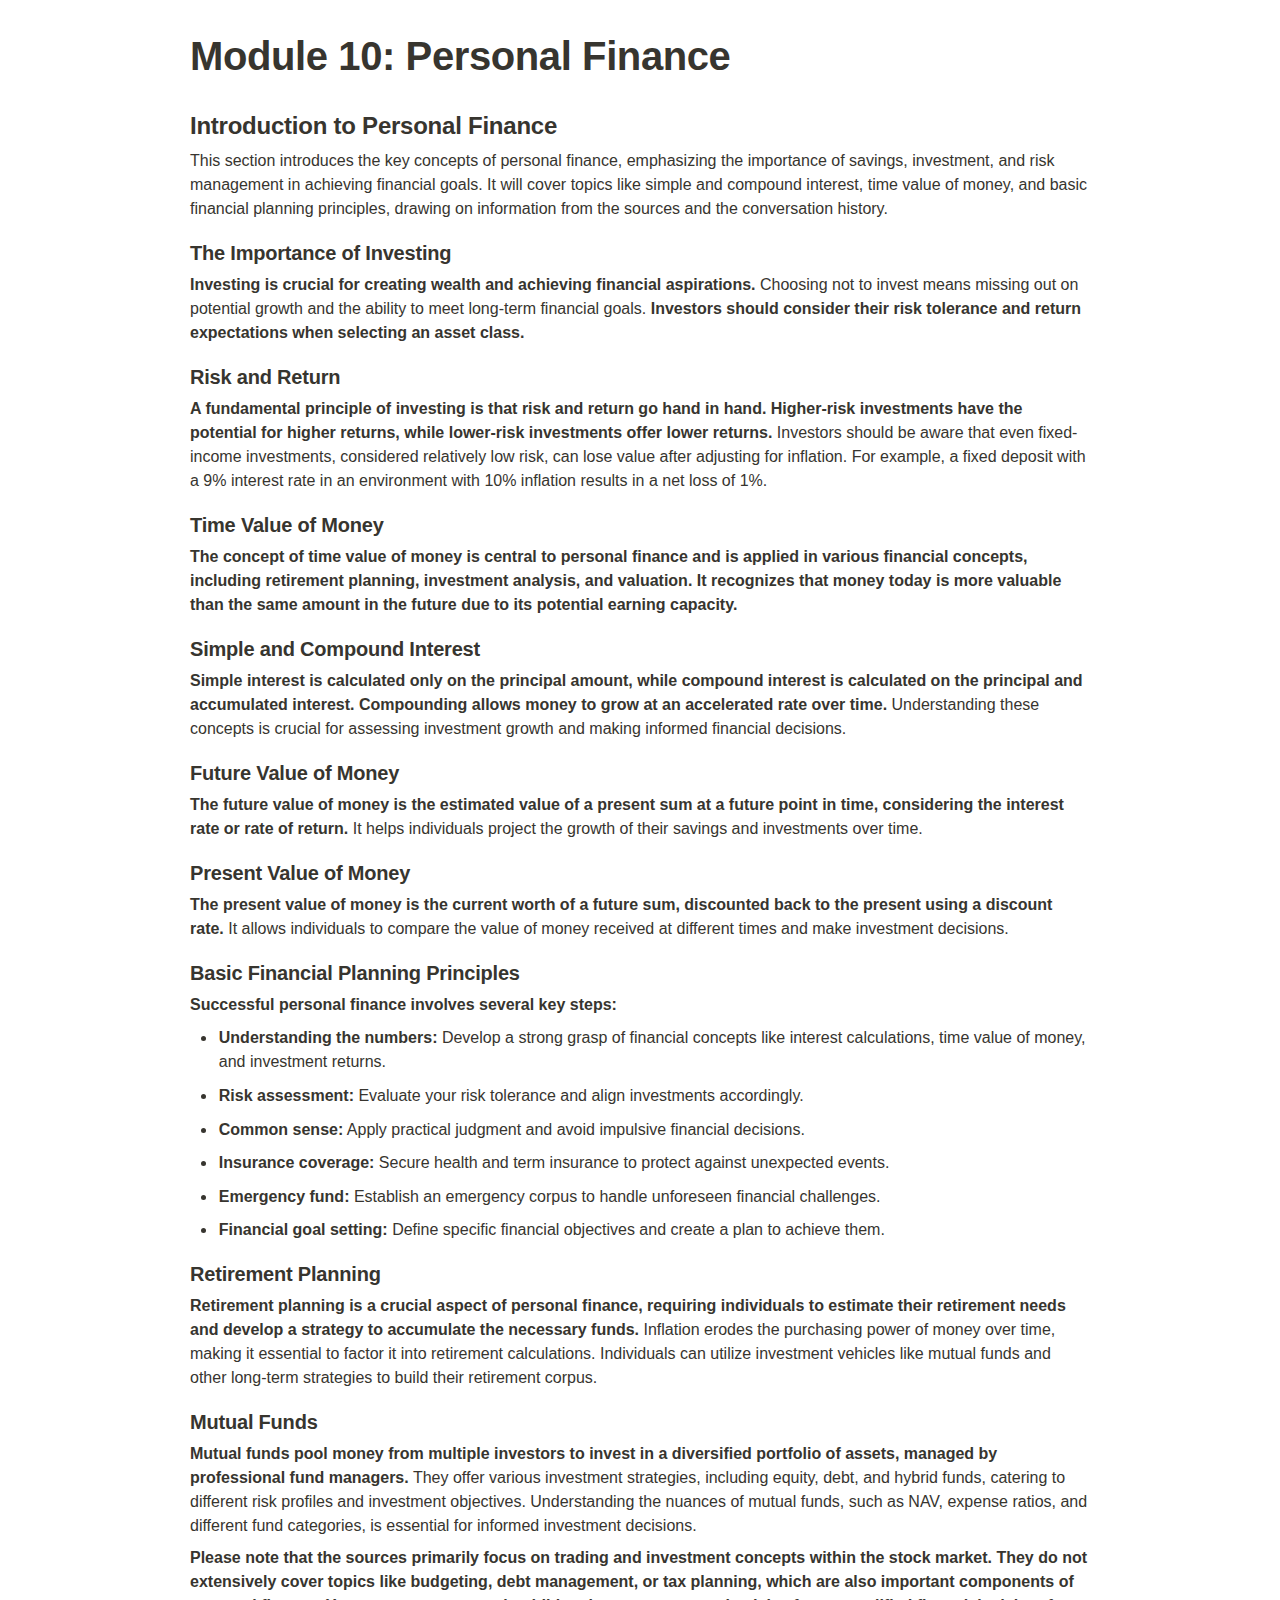
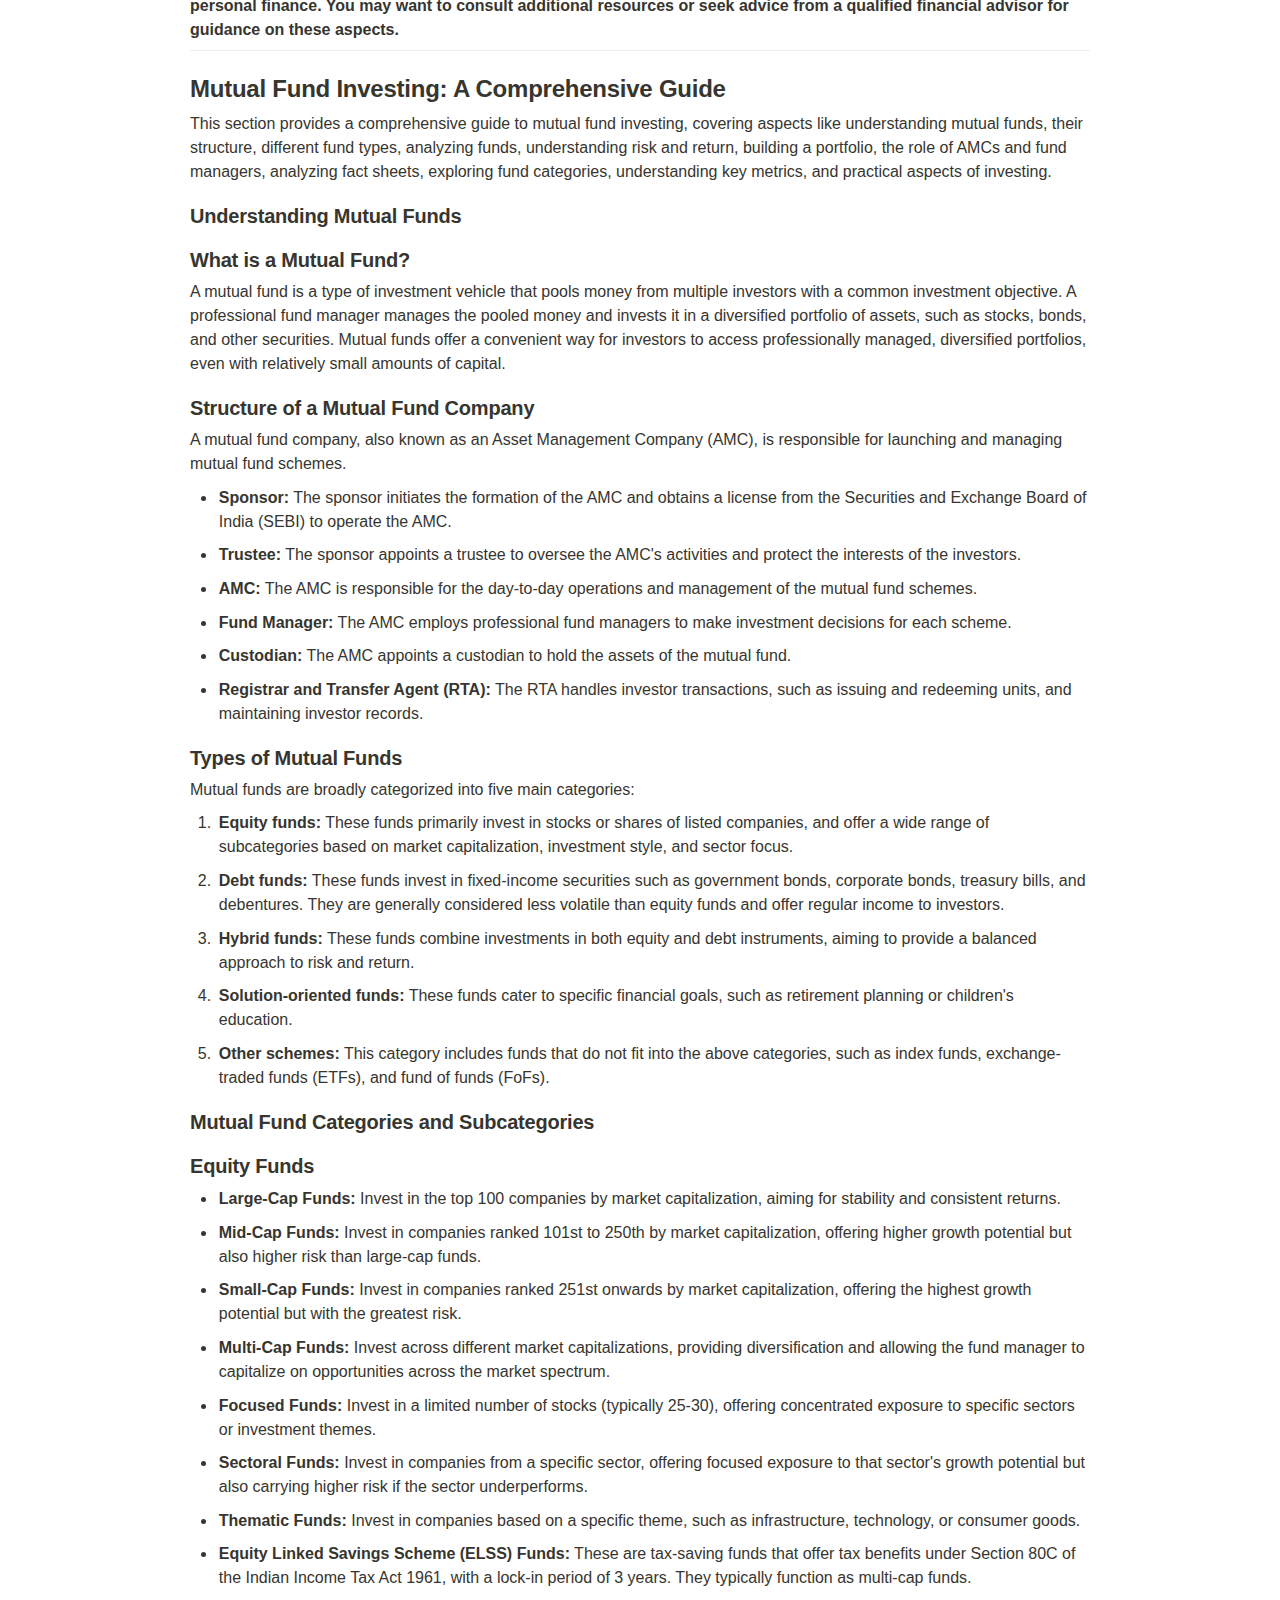
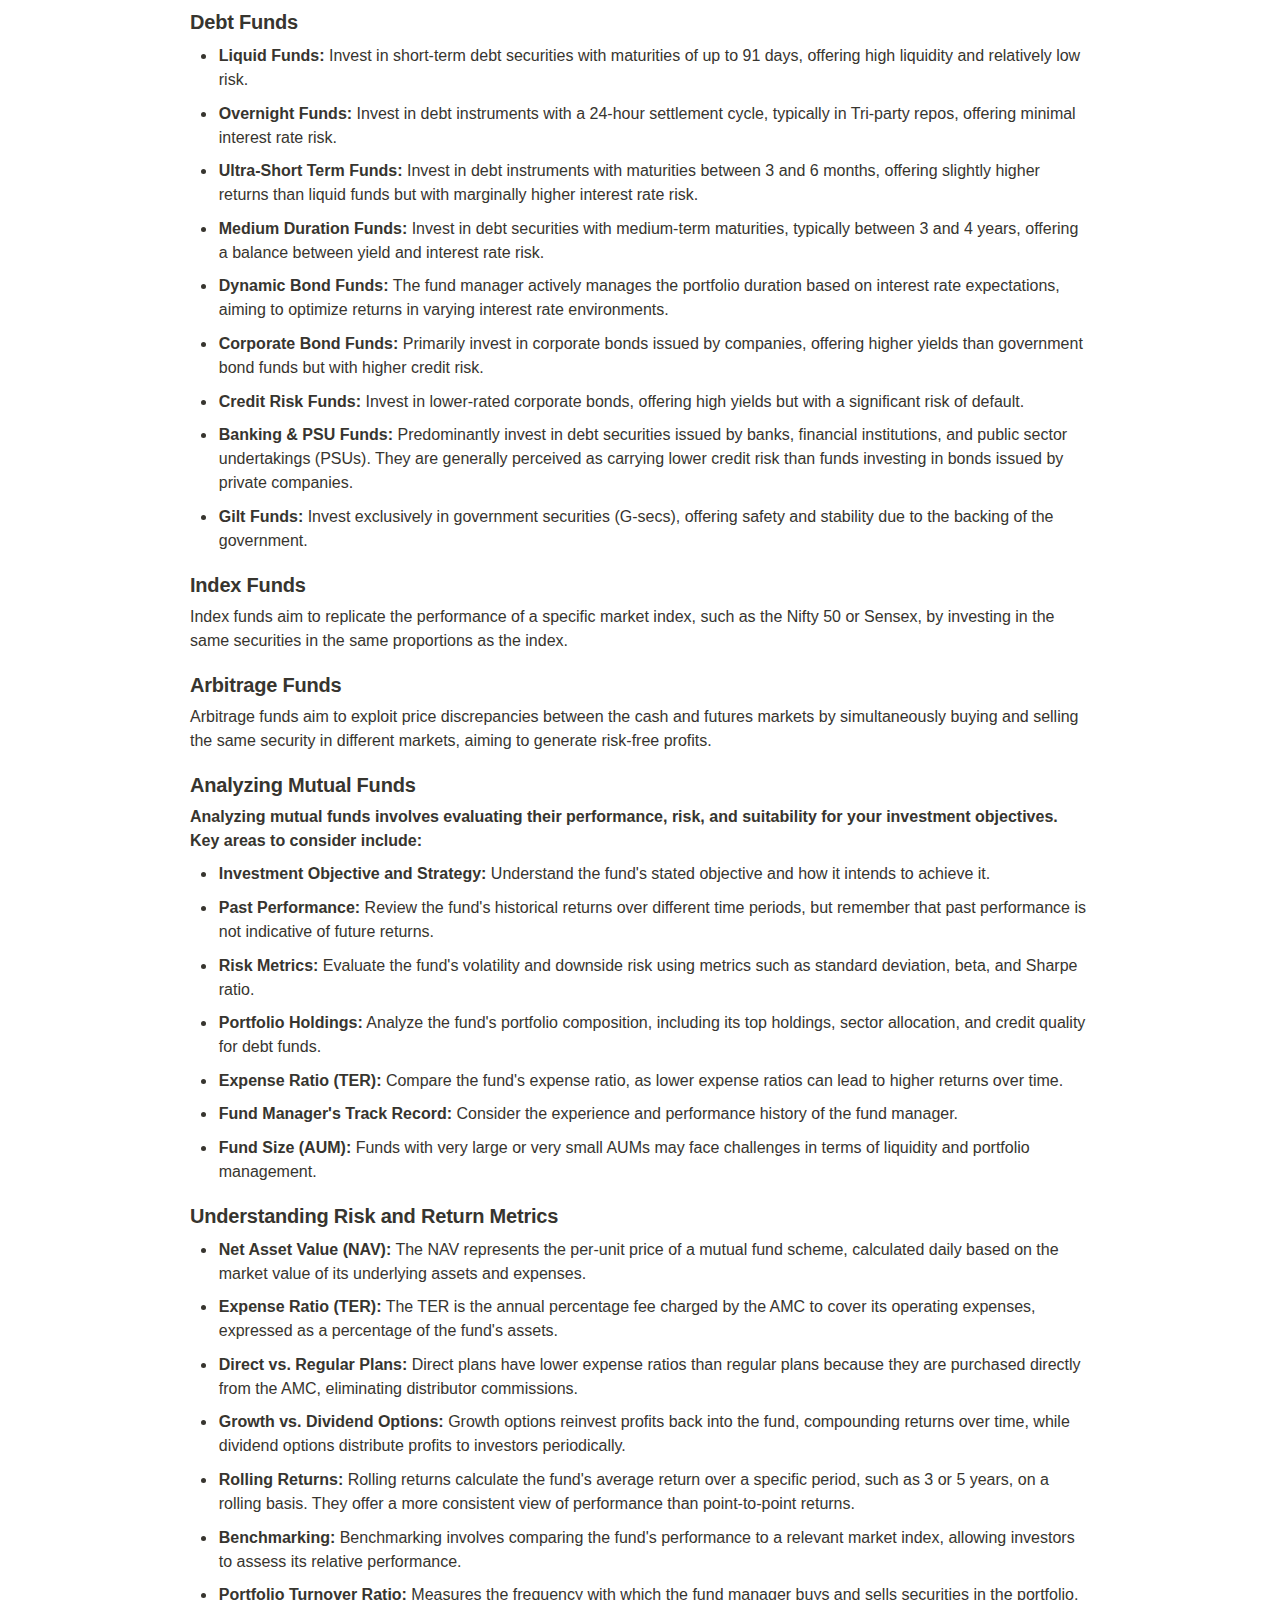
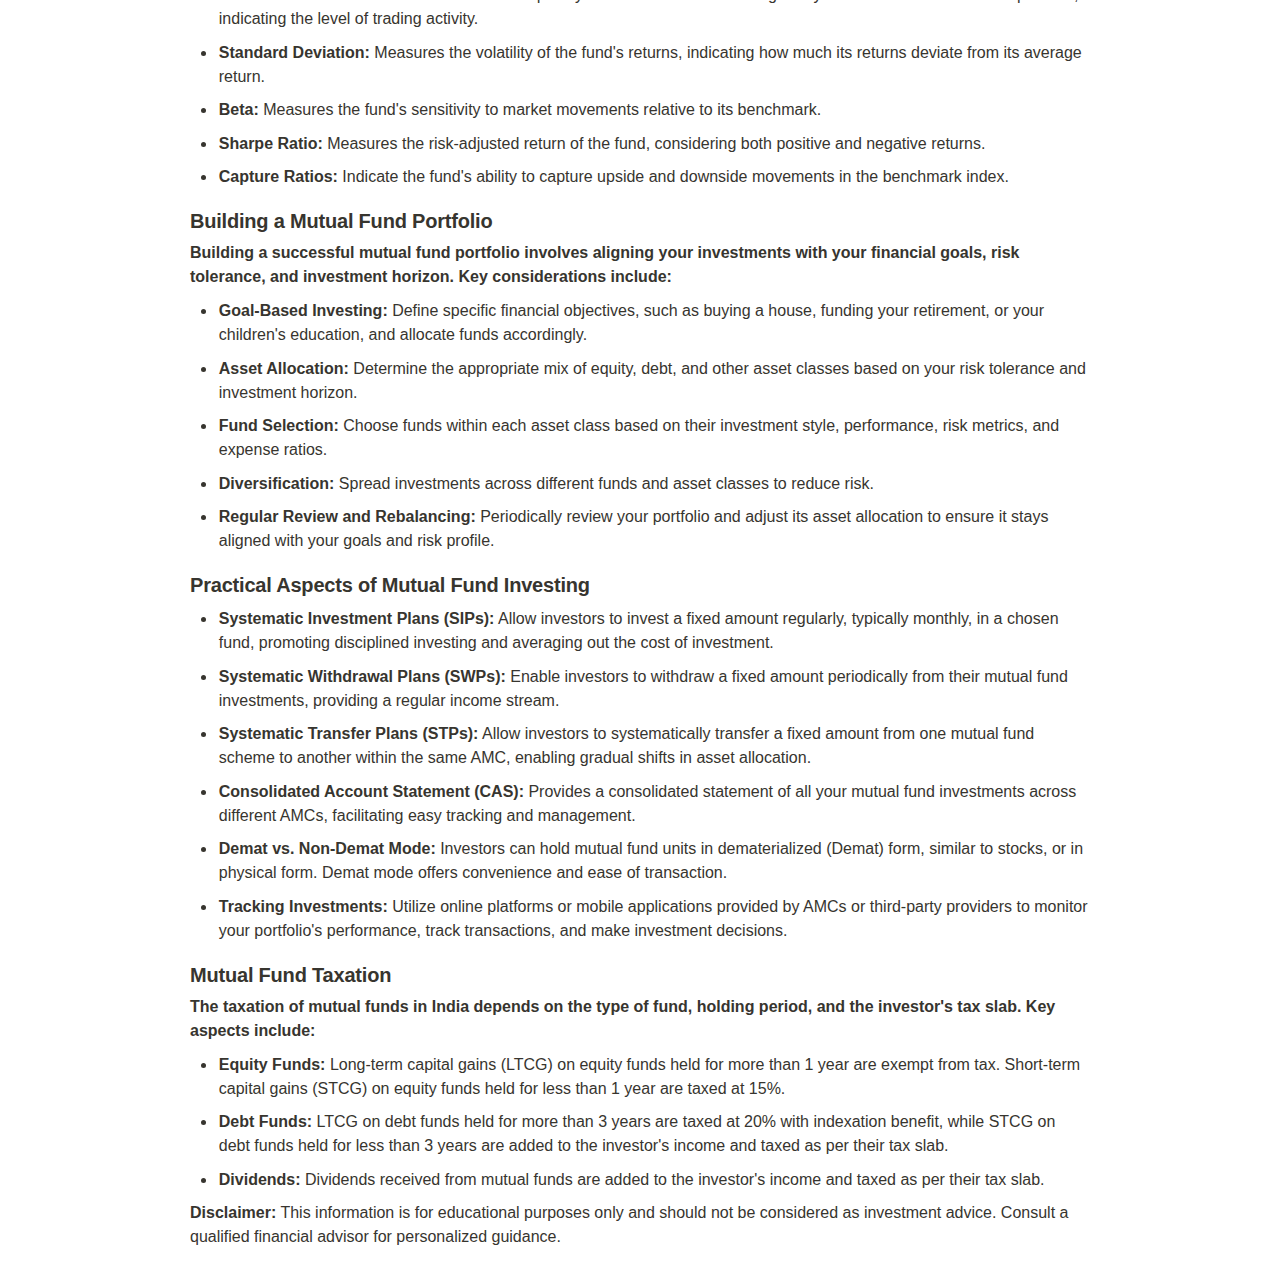
<file: Module 10 Personal Finance.html>
<html><head><meta http-equiv="Content-Type" content="text/html; charset=utf-8"/><title>Module 10: Personal Finance</title><style>
/* cspell:disable-file */
/* webkit printing magic: print all background colors */
html {
	-webkit-print-color-adjust: exact;
}
* {
	box-sizing: border-box;
	-webkit-print-color-adjust: exact;
}

html,
body {
	margin: 0;
	padding: 0;
}
@media only screen {
	body {
		margin: 2em auto;
		max-width: 900px;
		color: rgb(55, 53, 47);
	}
}

body {
	line-height: 1.5;
	white-space: pre-wrap;
}

a,
a.visited {
	color: inherit;
	text-decoration: underline;
}

.pdf-relative-link-path {
	font-size: 80%;
	color: #444;
}

h1,
h2,
h3 {
	letter-spacing: -0.01em;
	line-height: 1.2;
	font-weight: 600;
	margin-bottom: 0;
}

.page-title {
	font-size: 2.5rem;
	font-weight: 700;
	margin-top: 0;
	margin-bottom: 0.75em;
}

h1 {
	font-size: 1.875rem;
	margin-top: 1.875rem;
}

h2 {
	font-size: 1.5rem;
	margin-top: 1.5rem;
}

h3 {
	font-size: 1.25rem;
	margin-top: 1.25rem;
}

.source {
	border: 1px solid #ddd;
	border-radius: 3px;
	padding: 1.5em;
	word-break: break-all;
}

.callout {
	border-radius: 3px;
	padding: 1rem;
}

figure {
	margin: 1.25em 0;
	page-break-inside: avoid;
}

figcaption {
	opacity: 0.5;
	font-size: 85%;
	margin-top: 0.5em;
}

mark {
	background-color: transparent;
}

.indented {
	padding-left: 1.5em;
}

hr {
	background: transparent;
	display: block;
	width: 100%;
	height: 1px;
	visibility: visible;
	border: none;
	border-bottom: 1px solid rgba(55, 53, 47, 0.09);
}

img {
	max-width: 100%;
}

@media only print {
	img {
		max-height: 100vh;
		object-fit: contain;
	}
}

@page {
	margin: 1in;
}

.collection-content {
	font-size: 0.875rem;
}

.column-list {
	display: flex;
	justify-content: space-between;
}

.column {
	padding: 0 1em;
}

.column:first-child {
	padding-left: 0;
}

.column:last-child {
	padding-right: 0;
}

.table_of_contents-item {
	display: block;
	font-size: 0.875rem;
	line-height: 1.3;
	padding: 0.125rem;
}

.table_of_contents-indent-1 {
	margin-left: 1.5rem;
}

.table_of_contents-indent-2 {
	margin-left: 3rem;
}

.table_of_contents-indent-3 {
	margin-left: 4.5rem;
}

.table_of_contents-link {
	text-decoration: none;
	opacity: 0.7;
	border-bottom: 1px solid rgba(55, 53, 47, 0.18);
}

table,
th,
td {
	border: 1px solid rgba(55, 53, 47, 0.09);
	border-collapse: collapse;
}

table {
	border-left: none;
	border-right: none;
}

th,
td {
	font-weight: normal;
	padding: 0.25em 0.5em;
	line-height: 1.5;
	min-height: 1.5em;
	text-align: left;
}

th {
	color: rgba(55, 53, 47, 0.6);
}

ol,
ul {
	margin: 0;
	margin-block-start: 0.6em;
	margin-block-end: 0.6em;
}

li > ol:first-child,
li > ul:first-child {
	margin-block-start: 0.6em;
}

ul > li {
	list-style: disc;
}

ul.to-do-list {
	padding-inline-start: 0;
}

ul.to-do-list > li {
	list-style: none;
}

.to-do-children-checked {
	text-decoration: line-through;
	opacity: 0.375;
}

ul.toggle > li {
	list-style: none;
}

ul {
	padding-inline-start: 1.7em;
}

ul > li {
	padding-left: 0.1em;
}

ol {
	padding-inline-start: 1.6em;
}

ol > li {
	padding-left: 0.2em;
}

.mono ol {
	padding-inline-start: 2em;
}

.mono ol > li {
	text-indent: -0.4em;
}

.toggle {
	padding-inline-start: 0em;
	list-style-type: none;
}

/* Indent toggle children */
.toggle > li > details {
	padding-left: 1.7em;
}

.toggle > li > details > summary {
	margin-left: -1.1em;
}

.selected-value {
	display: inline-block;
	padding: 0 0.5em;
	background: rgba(206, 205, 202, 0.5);
	border-radius: 3px;
	margin-right: 0.5em;
	margin-top: 0.3em;
	margin-bottom: 0.3em;
	white-space: nowrap;
}

.collection-title {
	display: inline-block;
	margin-right: 1em;
}

.page-description {
    margin-bottom: 2em;
}

.simple-table {
	margin-top: 1em;
	font-size: 0.875rem;
	empty-cells: show;
}
.simple-table td {
	height: 29px;
	min-width: 120px;
}

.simple-table th {
	height: 29px;
	min-width: 120px;
}

.simple-table-header-color {
	background: rgb(247, 246, 243);
	color: black;
}
.simple-table-header {
	font-weight: 500;
}

time {
	opacity: 0.5;
}

.icon {
	display: inline-block;
	max-width: 1.2em;
	max-height: 1.2em;
	text-decoration: none;
	vertical-align: text-bottom;
	margin-right: 0.5em;
}

img.icon {
	border-radius: 3px;
}

.user-icon {
	width: 1.5em;
	height: 1.5em;
	border-radius: 100%;
	margin-right: 0.5rem;
}

.user-icon-inner {
	font-size: 0.8em;
}

.text-icon {
	border: 1px solid #000;
	text-align: center;
}

.page-cover-image {
	display: block;
	object-fit: cover;
	width: 100%;
	max-height: 30vh;
}

.page-header-icon {
	font-size: 3rem;
	margin-bottom: 1rem;
}

.page-header-icon-with-cover {
	margin-top: -0.72em;
	margin-left: 0.07em;
}

.page-header-icon img {
	border-radius: 3px;
}

.link-to-page {
	margin: 1em 0;
	padding: 0;
	border: none;
	font-weight: 500;
}

p > .user {
	opacity: 0.5;
}

td > .user,
td > time {
	white-space: nowrap;
}

input[type="checkbox"] {
	transform: scale(1.5);
	margin-right: 0.6em;
	vertical-align: middle;
}

p {
	margin-top: 0.5em;
	margin-bottom: 0.5em;
}

.image {
	border: none;
	margin: 1.5em 0;
	padding: 0;
	border-radius: 0;
	text-align: center;
}

.code,
code {
	background: rgba(135, 131, 120, 0.15);
	border-radius: 3px;
	padding: 0.2em 0.4em;
	border-radius: 3px;
	font-size: 85%;
	tab-size: 2;
}

code {
	color: #eb5757;
}

.code {
	padding: 1.5em 1em;
}

.code-wrap {
	white-space: pre-wrap;
	word-break: break-all;
}

.code > code {
	background: none;
	padding: 0;
	font-size: 100%;
	color: inherit;
}

blockquote {
	font-size: 1.25em;
	margin: 1em 0;
	padding-left: 1em;
	border-left: 3px solid rgb(55, 53, 47);
}

.bookmark {
	text-decoration: none;
	max-height: 8em;
	padding: 0;
	display: flex;
	width: 100%;
	align-items: stretch;
}

.bookmark-title {
	font-size: 0.85em;
	overflow: hidden;
	text-overflow: ellipsis;
	height: 1.75em;
	white-space: nowrap;
}

.bookmark-text {
	display: flex;
	flex-direction: column;
}

.bookmark-info {
	flex: 4 1 180px;
	padding: 12px 14px 14px;
	display: flex;
	flex-direction: column;
	justify-content: space-between;
}

.bookmark-image {
	width: 33%;
	flex: 1 1 180px;
	display: block;
	position: relative;
	object-fit: cover;
	border-radius: 1px;
}

.bookmark-description {
	color: rgba(55, 53, 47, 0.6);
	font-size: 0.75em;
	overflow: hidden;
	max-height: 4.5em;
	word-break: break-word;
}

.bookmark-href {
	font-size: 0.75em;
	margin-top: 0.25em;
}

.sans { font-family: ui-sans-serif, -apple-system, BlinkMacSystemFont, "Segoe UI Variable Display", "Segoe UI", Helvetica, "Apple Color Emoji", Arial, sans-serif, "Segoe UI Emoji", "Segoe UI Symbol"; }
.code { font-family: "SFMono-Regular", Menlo, Consolas, "PT Mono", "Liberation Mono", Courier, monospace; }
.serif { font-family: Lyon-Text, Georgia, ui-serif, serif; }
.mono { font-family: iawriter-mono, Nitti, Menlo, Courier, monospace; }
.pdf .sans { font-family: Inter, ui-sans-serif, -apple-system, BlinkMacSystemFont, "Segoe UI Variable Display", "Segoe UI", Helvetica, "Apple Color Emoji", Arial, sans-serif, "Segoe UI Emoji", "Segoe UI Symbol", 'Twemoji', 'Noto Color Emoji', 'Noto Sans CJK JP'; }
.pdf:lang(zh-CN) .sans { font-family: Inter, ui-sans-serif, -apple-system, BlinkMacSystemFont, "Segoe UI Variable Display", "Segoe UI", Helvetica, "Apple Color Emoji", Arial, sans-serif, "Segoe UI Emoji", "Segoe UI Symbol", 'Twemoji', 'Noto Color Emoji', 'Noto Sans CJK SC'; }
.pdf:lang(zh-TW) .sans { font-family: Inter, ui-sans-serif, -apple-system, BlinkMacSystemFont, "Segoe UI Variable Display", "Segoe UI", Helvetica, "Apple Color Emoji", Arial, sans-serif, "Segoe UI Emoji", "Segoe UI Symbol", 'Twemoji', 'Noto Color Emoji', 'Noto Sans CJK TC'; }
.pdf:lang(ko-KR) .sans { font-family: Inter, ui-sans-serif, -apple-system, BlinkMacSystemFont, "Segoe UI Variable Display", "Segoe UI", Helvetica, "Apple Color Emoji", Arial, sans-serif, "Segoe UI Emoji", "Segoe UI Symbol", 'Twemoji', 'Noto Color Emoji', 'Noto Sans CJK KR'; }
.pdf .code { font-family: Source Code Pro, "SFMono-Regular", Menlo, Consolas, "PT Mono", "Liberation Mono", Courier, monospace, 'Twemoji', 'Noto Color Emoji', 'Noto Sans Mono CJK JP'; }
.pdf:lang(zh-CN) .code { font-family: Source Code Pro, "SFMono-Regular", Menlo, Consolas, "PT Mono", "Liberation Mono", Courier, monospace, 'Twemoji', 'Noto Color Emoji', 'Noto Sans Mono CJK SC'; }
.pdf:lang(zh-TW) .code { font-family: Source Code Pro, "SFMono-Regular", Menlo, Consolas, "PT Mono", "Liberation Mono", Courier, monospace, 'Twemoji', 'Noto Color Emoji', 'Noto Sans Mono CJK TC'; }
.pdf:lang(ko-KR) .code { font-family: Source Code Pro, "SFMono-Regular", Menlo, Consolas, "PT Mono", "Liberation Mono", Courier, monospace, 'Twemoji', 'Noto Color Emoji', 'Noto Sans Mono CJK KR'; }
.pdf .serif { font-family: PT Serif, Lyon-Text, Georgia, ui-serif, serif, 'Twemoji', 'Noto Color Emoji', 'Noto Serif CJK JP'; }
.pdf:lang(zh-CN) .serif { font-family: PT Serif, Lyon-Text, Georgia, ui-serif, serif, 'Twemoji', 'Noto Color Emoji', 'Noto Serif CJK SC'; }
.pdf:lang(zh-TW) .serif { font-family: PT Serif, Lyon-Text, Georgia, ui-serif, serif, 'Twemoji', 'Noto Color Emoji', 'Noto Serif CJK TC'; }
.pdf:lang(ko-KR) .serif { font-family: PT Serif, Lyon-Text, Georgia, ui-serif, serif, 'Twemoji', 'Noto Color Emoji', 'Noto Serif CJK KR'; }
.pdf .mono { font-family: PT Mono, iawriter-mono, Nitti, Menlo, Courier, monospace, 'Twemoji', 'Noto Color Emoji', 'Noto Sans Mono CJK JP'; }
.pdf:lang(zh-CN) .mono { font-family: PT Mono, iawriter-mono, Nitti, Menlo, Courier, monospace, 'Twemoji', 'Noto Color Emoji', 'Noto Sans Mono CJK SC'; }
.pdf:lang(zh-TW) .mono { font-family: PT Mono, iawriter-mono, Nitti, Menlo, Courier, monospace, 'Twemoji', 'Noto Color Emoji', 'Noto Sans Mono CJK TC'; }
.pdf:lang(ko-KR) .mono { font-family: PT Mono, iawriter-mono, Nitti, Menlo, Courier, monospace, 'Twemoji', 'Noto Color Emoji', 'Noto Sans Mono CJK KR'; }
.highlight-default {
	color: rgba(55, 53, 47, 1);
}
.highlight-gray {
	color: rgba(120, 119, 116, 1);
	fill: rgba(120, 119, 116, 1);
}
.highlight-brown {
	color: rgba(159, 107, 83, 1);
	fill: rgba(159, 107, 83, 1);
}
.highlight-orange {
	color: rgba(217, 115, 13, 1);
	fill: rgba(217, 115, 13, 1);
}
.highlight-yellow {
	color: rgba(203, 145, 47, 1);
	fill: rgba(203, 145, 47, 1);
}
.highlight-teal {
	color: rgba(68, 131, 97, 1);
	fill: rgba(68, 131, 97, 1);
}
.highlight-blue {
	color: rgba(51, 126, 169, 1);
	fill: rgba(51, 126, 169, 1);
}
.highlight-purple {
	color: rgba(144, 101, 176, 1);
	fill: rgba(144, 101, 176, 1);
}
.highlight-pink {
	color: rgba(193, 76, 138, 1);
	fill: rgba(193, 76, 138, 1);
}
.highlight-red {
	color: rgba(212, 76, 71, 1);
	fill: rgba(212, 76, 71, 1);
}
.highlight-default_background {
	color: rgba(55, 53, 47, 1);
}
.highlight-gray_background {
	background: rgba(241, 241, 239, 1);
}
.highlight-brown_background {
	background: rgba(244, 238, 238, 1);
}
.highlight-orange_background {
	background: rgba(251, 236, 221, 1);
}
.highlight-yellow_background {
	background: rgba(251, 243, 219, 1);
}
.highlight-teal_background {
	background: rgba(237, 243, 236, 1);
}
.highlight-blue_background {
	background: rgba(231, 243, 248, 1);
}
.highlight-purple_background {
	background: rgba(244, 240, 247, 0.8);
}
.highlight-pink_background {
	background: rgba(249, 238, 243, 0.8);
}
.highlight-red_background {
	background: rgba(253, 235, 236, 1);
}
.block-color-default {
	color: inherit;
	fill: inherit;
}
.block-color-gray {
	color: rgba(120, 119, 116, 1);
	fill: rgba(120, 119, 116, 1);
}
.block-color-brown {
	color: rgba(159, 107, 83, 1);
	fill: rgba(159, 107, 83, 1);
}
.block-color-orange {
	color: rgba(217, 115, 13, 1);
	fill: rgba(217, 115, 13, 1);
}
.block-color-yellow {
	color: rgba(203, 145, 47, 1);
	fill: rgba(203, 145, 47, 1);
}
.block-color-teal {
	color: rgba(68, 131, 97, 1);
	fill: rgba(68, 131, 97, 1);
}
.block-color-blue {
	color: rgba(51, 126, 169, 1);
	fill: rgba(51, 126, 169, 1);
}
.block-color-purple {
	color: rgba(144, 101, 176, 1);
	fill: rgba(144, 101, 176, 1);
}
.block-color-pink {
	color: rgba(193, 76, 138, 1);
	fill: rgba(193, 76, 138, 1);
}
.block-color-red {
	color: rgba(212, 76, 71, 1);
	fill: rgba(212, 76, 71, 1);
}
.block-color-default_background {
	color: inherit;
	fill: inherit;
}
.block-color-gray_background {
	background: rgba(241, 241, 239, 1);
}
.block-color-brown_background {
	background: rgba(244, 238, 238, 1);
}
.block-color-orange_background {
	background: rgba(251, 236, 221, 1);
}
.block-color-yellow_background {
	background: rgba(251, 243, 219, 1);
}
.block-color-teal_background {
	background: rgba(237, 243, 236, 1);
}
.block-color-blue_background {
	background: rgba(231, 243, 248, 1);
}
.block-color-purple_background {
	background: rgba(244, 240, 247, 0.8);
}
.block-color-pink_background {
	background: rgba(249, 238, 243, 0.8);
}
.block-color-red_background {
	background: rgba(253, 235, 236, 1);
}
.select-value-color-uiBlue { background-color: rgba(35, 131, 226, .07); }
.select-value-color-pink { background-color: rgba(245, 224, 233, 1); }
.select-value-color-purple { background-color: rgba(232, 222, 238, 1); }
.select-value-color-green { background-color: rgba(219, 237, 219, 1); }
.select-value-color-gray { background-color: rgba(227, 226, 224, 1); }
.select-value-color-transparentGray { background-color: rgba(227, 226, 224, 0); }
.select-value-color-translucentGray { background-color: rgba(0, 0, 0, 0.06); }
.select-value-color-orange { background-color: rgba(250, 222, 201, 1); }
.select-value-color-brown { background-color: rgba(238, 224, 218, 1); }
.select-value-color-red { background-color: rgba(255, 226, 221, 1); }
.select-value-color-yellow { background-color: rgba(253, 236, 200, 1); }
.select-value-color-blue { background-color: rgba(211, 229, 239, 1); }
.select-value-color-pageGlass { background-color: undefined; }
.select-value-color-washGlass { background-color: undefined; }

.checkbox {
	display: inline-flex;
	vertical-align: text-bottom;
	width: 16;
	height: 16;
	background-size: 16px;
	margin-left: 2px;
	margin-right: 5px;
}

.checkbox-on {
	background-image: url("data:image/svg+xml;charset=UTF-8,%3Csvg%20width%3D%2216%22%20height%3D%2216%22%20viewBox%3D%220%200%2016%2016%22%20fill%3D%22none%22%20xmlns%3D%22http%3A%2F%2Fwww.w3.org%2F2000%2Fsvg%22%3E%0A%3Crect%20width%3D%2216%22%20height%3D%2216%22%20fill%3D%22%2358A9D7%22%2F%3E%0A%3Cpath%20d%3D%22M6.71429%2012.2852L14%204.9995L12.7143%203.71436L6.71429%209.71378L3.28571%206.2831L2%207.57092L6.71429%2012.2852Z%22%20fill%3D%22white%22%2F%3E%0A%3C%2Fsvg%3E");
}

.checkbox-off {
	background-image: url("data:image/svg+xml;charset=UTF-8,%3Csvg%20width%3D%2216%22%20height%3D%2216%22%20viewBox%3D%220%200%2016%2016%22%20fill%3D%22none%22%20xmlns%3D%22http%3A%2F%2Fwww.w3.org%2F2000%2Fsvg%22%3E%0A%3Crect%20x%3D%220.75%22%20y%3D%220.75%22%20width%3D%2214.5%22%20height%3D%2214.5%22%20fill%3D%22white%22%20stroke%3D%22%2336352F%22%20stroke-width%3D%221.5%22%2F%3E%0A%3C%2Fsvg%3E");
}
	
</style></head><body><article id="14e84369-c8cb-81f4-938c-c7bb3d35f6b5" class="page sans"><header><h1 class="page-title">Module 10: Personal Finance</h1><p class="page-description"></p></header><div class="page-body"><h2 id="14e84369-c8cb-81e6-9da0-dad1812147ca" class="">Introduction to Personal Finance</h2><p id="14e84369-c8cb-817d-b08f-de804d3e8e17" class="">This section introduces the key concepts of personal finance, emphasizing the importance of savings, investment, and risk management in achieving financial goals. It will cover topics like simple and compound interest, time value of money, and basic financial planning principles, drawing on information from the sources and the conversation history.</p><h3 id="14e84369-c8cb-81b0-a737-c49346719e76" class="">The Importance of Investing</h3><p id="14e84369-c8cb-813b-9c68-f58bb3b17013" class=""><strong>Investing is crucial for creating wealth and achieving financial aspirations.</strong> Choosing not to invest means missing out on potential growth and the ability to meet long-term financial goals. <strong>Investors should consider their risk tolerance and return expectations when selecting an asset class.</strong></p><h3 id="14e84369-c8cb-815c-be98-cf8da360d29e" class="">Risk and Return</h3><p id="14e84369-c8cb-817f-9048-c21b972d8182" class=""><strong>A fundamental principle of investing is that risk and return go hand in hand.</strong> <strong>Higher-risk investments have the potential for higher returns, while lower-risk investments offer lower returns.</strong> Investors should be aware that even fixed-income investments, considered relatively low risk, can lose value after adjusting for inflation. For example, a fixed deposit with a 9% interest rate in an environment with 10% inflation results in a net loss of 1%.</p><h3 id="14e84369-c8cb-815d-be0d-d334498fa0ca" class="">Time Value of Money</h3><p id="14e84369-c8cb-816e-a4b8-d107baa12000" class=""><strong>The concept of time value of money is central to personal finance and is applied in various financial concepts, including retirement planning, investment analysis, and valuation.</strong> <strong>It recognizes that money today is more valuable than the same amount in the future due to its potential earning capacity.</strong></p><h3 id="14e84369-c8cb-81db-a67d-c28cc8382e8a" class="">Simple and Compound Interest</h3><p id="14e84369-c8cb-81dc-8099-cf1a703e6b37" class=""><strong>Simple interest is calculated only on the principal amount, while compound interest is calculated on the principal and accumulated interest.</strong> <strong>Compounding allows money to grow at an accelerated rate over time.</strong> Understanding these concepts is crucial for assessing investment growth and making informed financial decisions.</p><h3 id="14e84369-c8cb-81a9-af24-d16af7682ebb" class="">Future Value of Money</h3><p id="14e84369-c8cb-811e-8bd1-e543d7aa54a1" class=""><strong>The future value of money is the estimated value of a present sum at a future point in time, considering the interest rate or rate of return.</strong> It helps individuals project the growth of their savings and investments over time.</p><h3 id="14e84369-c8cb-812f-8bbf-e679b7729615" class="">Present Value of Money</h3><p id="14e84369-c8cb-810c-9e7d-c070c768af5a" class=""><strong>The present value of money is the current worth of a future sum, discounted back to the present using a discount rate.</strong> It allows individuals to compare the value of money received at different times and make investment decisions.</p><h3 id="14e84369-c8cb-81bb-8e97-c6613b0e55c9" class="">Basic Financial Planning Principles</h3><p id="14e84369-c8cb-8129-bbf7-d5ca6aa15464" class=""><strong>Successful personal finance involves several key steps:</strong></p><ul id="14e84369-c8cb-8157-a21a-cf63f3011c3f" class="bulleted-list"><li style="list-style-type:disc"><strong>Understanding the numbers:</strong> Develop a strong grasp of financial concepts like interest calculations, time value of money, and investment returns.</li></ul><ul id="14e84369-c8cb-814b-9e1e-d44e7df60147" class="bulleted-list"><li style="list-style-type:disc"><strong>Risk assessment:</strong> Evaluate your risk tolerance and align investments accordingly.</li></ul><ul id="14e84369-c8cb-8102-8064-c9dc47650f8d" class="bulleted-list"><li style="list-style-type:disc"><strong>Common sense:</strong> Apply practical judgment and avoid impulsive financial decisions.</li></ul><ul id="14e84369-c8cb-8119-b8f8-f6f26af5e63e" class="bulleted-list"><li style="list-style-type:disc"><strong>Insurance coverage:</strong> Secure health and term insurance to protect against unexpected events.</li></ul><ul id="14e84369-c8cb-816b-b27a-f26f679fdce4" class="bulleted-list"><li style="list-style-type:disc"><strong>Emergency fund:</strong> Establish an emergency corpus to handle unforeseen financial challenges.</li></ul><ul id="14e84369-c8cb-8147-bcbb-f47a45e94251" class="bulleted-list"><li style="list-style-type:disc"><strong>Financial goal setting:</strong> Define specific financial objectives and create a plan to achieve them.</li></ul><h3 id="14e84369-c8cb-810d-9353-d41aa194846c" class="">Retirement Planning</h3><p id="14e84369-c8cb-819b-81e2-ec02673edb3a" class=""><strong>Retirement planning is a crucial aspect of personal finance, requiring individuals to estimate their retirement needs and develop a strategy to accumulate the necessary funds.</strong> Inflation erodes the purchasing power of money over time, making it essential to factor it into retirement calculations. Individuals can utilize investment vehicles like mutual funds and other long-term strategies to build their retirement corpus.</p><h3 id="14e84369-c8cb-81fd-af8f-eff0bbd1fd57" class="">Mutual Funds</h3><p id="14e84369-c8cb-812a-be25-c6b305443369" class=""><strong>Mutual funds pool money from multiple investors to invest in a diversified portfolio of assets, managed by professional fund managers.</strong> They offer various investment strategies, including equity, debt, and hybrid funds, catering to different risk profiles and investment objectives. Understanding the nuances of mutual funds, such as NAV, expense ratios, and different fund categories, is essential for informed investment decisions.</p><p id="14e84369-c8cb-810e-b116-f2291403b873" class=""><strong>Please note that the sources primarily focus on trading and investment concepts within the stock market. They do not extensively cover topics like budgeting, debt management, or tax planning, which are also important components of personal finance. You may want to consult additional resources or seek advice from a qualified financial advisor for guidance on these aspects.</strong></p><hr id="14e84369-c8cb-817f-9fcc-d973bac5716e"/><h2 id="14e84369-c8cb-81aa-a847-d8aae99044d6" class=""><strong>Mutual Fund Investing: A Comprehensive Guide</strong></h2><p id="14e84369-c8cb-8130-b958-e2f3de9674ff" class="">This section provides a comprehensive guide to mutual fund investing, covering aspects like understanding mutual funds, their structure, different fund types, analyzing funds, understanding risk and return, building a portfolio, the role of AMCs and fund managers, analyzing fact sheets, exploring fund categories, understanding key metrics, and practical aspects of investing.</p><h3 id="14e84369-c8cb-81e5-bfcf-e3fbba061ebd" class=""><strong>Understanding Mutual Funds</strong></h3><h3 id="14e84369-c8cb-812b-b15e-c5c0f9b722f5" class=""><strong>What is a Mutual Fund?</strong></h3><p id="14e84369-c8cb-8129-ba2c-e135115f240e" class="">A mutual fund is a type of investment vehicle that pools money from multiple investors with a common investment objective. A professional fund manager manages the pooled money and invests it in a diversified portfolio of assets, such as stocks, bonds, and other securities. Mutual funds offer a convenient way for investors to access professionally managed, diversified portfolios, even with relatively small amounts of capital.</p><h3 id="14e84369-c8cb-8139-9cbc-d5940dbe59f2" class=""><strong>Structure of a Mutual Fund Company</strong></h3><p id="14e84369-c8cb-81ce-92da-c403fbd11cbf" class="">A mutual fund company, also known as an Asset Management Company (AMC), is responsible for launching and managing mutual fund schemes.</p><ul id="14e84369-c8cb-8109-9746-d655c9ccafc9" class="bulleted-list"><li style="list-style-type:disc"><strong>Sponsor:</strong> The sponsor initiates the formation of the AMC and obtains a license from the Securities and Exchange Board of India (SEBI) to operate the AMC.</li></ul><ul id="14e84369-c8cb-811f-bd5e-c24091b1e38f" class="bulleted-list"><li style="list-style-type:disc"><strong>Trustee:</strong> The sponsor appoints a trustee to oversee the AMC&#x27;s activities and protect the interests of the investors.</li></ul><ul id="14e84369-c8cb-81b5-b8fd-caec82daaad9" class="bulleted-list"><li style="list-style-type:disc"><strong>AMC:</strong> The AMC is responsible for the day-to-day operations and management of the mutual fund schemes.</li></ul><ul id="14e84369-c8cb-81cf-bae4-f87b4a11ca84" class="bulleted-list"><li style="list-style-type:disc"><strong>Fund Manager:</strong> The AMC employs professional fund managers to make investment decisions for each scheme.</li></ul><ul id="14e84369-c8cb-81be-8dc1-e07534e972a0" class="bulleted-list"><li style="list-style-type:disc"><strong>Custodian:</strong> The AMC appoints a custodian to hold the assets of the mutual fund.</li></ul><ul id="14e84369-c8cb-815a-8026-f8bbed2268d2" class="bulleted-list"><li style="list-style-type:disc"><strong>Registrar and Transfer Agent (RTA):</strong> The RTA handles investor transactions, such as issuing and redeeming units, and maintaining investor records.</li></ul><h3 id="14e84369-c8cb-8170-a81d-f9884da013e0" class=""><strong>Types of Mutual Funds</strong></h3><p id="14e84369-c8cb-8125-8b54-f015264dde64" class="">Mutual funds are broadly categorized into five main categories:</p><ol type="1" id="14e84369-c8cb-8197-944c-c256151432f4" class="numbered-list" start="1"><li><strong>Equity funds:</strong> These funds primarily invest in stocks or shares of listed companies, and offer a wide range of subcategories based on market capitalization, investment style, and sector focus.</li></ol><ol type="1" id="14e84369-c8cb-81a8-812c-ff34385e0f18" class="numbered-list" start="2"><li><strong>Debt funds:</strong> These funds invest in fixed-income securities such as government bonds, corporate bonds, treasury bills, and debentures. They are generally considered less volatile than equity funds and offer regular income to investors.</li></ol><ol type="1" id="14e84369-c8cb-8116-8676-f4d098afc776" class="numbered-list" start="3"><li><strong>Hybrid funds:</strong> These funds combine investments in both equity and debt instruments, aiming to provide a balanced approach to risk and return.</li></ol><ol type="1" id="14e84369-c8cb-81f5-b638-f97379fa9df2" class="numbered-list" start="4"><li><strong>Solution-oriented funds:</strong> These funds cater to specific financial goals, such as retirement planning or children&#x27;s education.</li></ol><ol type="1" id="14e84369-c8cb-8184-bd89-efea6dd3c6e0" class="numbered-list" start="5"><li><strong>Other schemes:</strong> This category includes funds that do not fit into the above categories, such as index funds, exchange-traded funds (ETFs), and fund of funds (FoFs).</li></ol><h3 id="14e84369-c8cb-81f9-8cb3-e710fa0e7320" class=""><strong>Mutual Fund Categories and Subcategories</strong></h3><h3 id="14e84369-c8cb-81f1-ab45-cd7a0b9be107" class=""><strong>Equity Funds</strong></h3><ul id="14e84369-c8cb-811d-bf34-c1c6315d9f88" class="bulleted-list"><li style="list-style-type:disc"><strong>Large-Cap Funds:</strong> Invest in the top 100 companies by market capitalization, aiming for stability and consistent returns.</li></ul><ul id="14e84369-c8cb-81a0-a63f-d19d1a10f323" class="bulleted-list"><li style="list-style-type:disc"><strong>Mid-Cap Funds:</strong> Invest in companies ranked 101st to 250th by market capitalization, offering higher growth potential but also higher risk than large-cap funds.</li></ul><ul id="14e84369-c8cb-81c4-8a57-c93a6cb99d34" class="bulleted-list"><li style="list-style-type:disc"><strong>Small-Cap Funds:</strong> Invest in companies ranked 251st onwards by market capitalization, offering the highest growth potential but with the greatest risk.</li></ul><ul id="14e84369-c8cb-81a4-a5e7-e4ad698b90ce" class="bulleted-list"><li style="list-style-type:disc"><strong>Multi-Cap Funds:</strong> Invest across different market capitalizations, providing diversification and allowing the fund manager to capitalize on opportunities across the market spectrum.</li></ul><ul id="14e84369-c8cb-81b8-9ee9-d1dd8d3bc19f" class="bulleted-list"><li style="list-style-type:disc"><strong>Focused Funds:</strong> Invest in a limited number of stocks (typically 25-30), offering concentrated exposure to specific sectors or investment themes.</li></ul><ul id="14e84369-c8cb-8190-bcc7-e84aab46620e" class="bulleted-list"><li style="list-style-type:disc"><strong>Sectoral Funds:</strong> Invest in companies from a specific sector, offering focused exposure to that sector&#x27;s growth potential but also carrying higher risk if the sector underperforms.</li></ul><ul id="14e84369-c8cb-8134-9716-fa783058f8af" class="bulleted-list"><li style="list-style-type:disc"><strong>Thematic Funds:</strong> Invest in companies based on a specific theme, such as infrastructure, technology, or consumer goods.</li></ul><ul id="14e84369-c8cb-81a0-b972-f61759cbd9a1" class="bulleted-list"><li style="list-style-type:disc"><strong>Equity Linked Savings Scheme (ELSS) Funds:</strong> These are tax-saving funds that offer tax benefits under Section 80C of the Indian Income Tax Act 1961, with a lock-in period of 3 years. They typically function as multi-cap funds.</li></ul><h3 id="14e84369-c8cb-8186-8c53-f7ab3292842d" class=""><strong>Debt Funds</strong></h3><ul id="14e84369-c8cb-816a-bf89-f6f663affcbe" class="bulleted-list"><li style="list-style-type:disc"><strong>Liquid Funds:</strong> Invest in short-term debt securities with maturities of up to 91 days, offering high liquidity and relatively low risk.</li></ul><ul id="14e84369-c8cb-81d2-84c8-cf24da8e8d34" class="bulleted-list"><li style="list-style-type:disc"><strong>Overnight Funds:</strong> Invest in debt instruments with a 24-hour settlement cycle, typically in Tri-party repos, offering minimal interest rate risk.</li></ul><ul id="14e84369-c8cb-8143-bb1b-dbb18e117d8e" class="bulleted-list"><li style="list-style-type:disc"><strong>Ultra-Short Term Funds:</strong> Invest in debt instruments with maturities between 3 and 6 months, offering slightly higher returns than liquid funds but with marginally higher interest rate risk.</li></ul><ul id="14e84369-c8cb-81b5-a300-eb31da10fa2e" class="bulleted-list"><li style="list-style-type:disc"><strong>Medium Duration Funds:</strong> Invest in debt securities with medium-term maturities, typically between 3 and 4 years, offering a balance between yield and interest rate risk.</li></ul><ul id="14e84369-c8cb-81df-bf2a-f8766b7ffa39" class="bulleted-list"><li style="list-style-type:disc"><strong>Dynamic Bond Funds:</strong> The fund manager actively manages the portfolio duration based on interest rate expectations, aiming to optimize returns in varying interest rate environments.</li></ul><ul id="14e84369-c8cb-8129-b4e4-e821859513a6" class="bulleted-list"><li style="list-style-type:disc"><strong>Corporate Bond Funds:</strong> Primarily invest in corporate bonds issued by companies, offering higher yields than government bond funds but with higher credit risk.</li></ul><ul id="14e84369-c8cb-811b-aa72-de342ac98ae2" class="bulleted-list"><li style="list-style-type:disc"><strong>Credit Risk Funds:</strong> Invest in lower-rated corporate bonds, offering high yields but with a significant risk of default.</li></ul><ul id="14e84369-c8cb-81b9-afbf-f45aebb5ac59" class="bulleted-list"><li style="list-style-type:disc"><strong>Banking &amp; PSU Funds:</strong> Predominantly invest in debt securities issued by banks, financial institutions, and public sector undertakings (PSUs). They are generally perceived as carrying lower credit risk than funds investing in bonds issued by private companies.</li></ul><ul id="14e84369-c8cb-81b6-99c5-e933895d1e5c" class="bulleted-list"><li style="list-style-type:disc"><strong>Gilt Funds:</strong> Invest exclusively in government securities (G-secs), offering safety and stability due to the backing of the government.</li></ul><h3 id="14e84369-c8cb-8152-a45e-c7340a71403f" class=""><strong>Index Funds</strong></h3><p id="14e84369-c8cb-8198-b3e6-eee6f0536361" class="">Index funds aim to replicate the performance of a specific market index, such as the Nifty 50 or Sensex, by investing in the same securities in the same proportions as the index.</p><h3 id="14e84369-c8cb-8176-b936-c841e5e6698b" class=""><strong>Arbitrage Funds</strong></h3><p id="14e84369-c8cb-81cd-958b-f287ffa17833" class="">Arbitrage funds aim to exploit price discrepancies between the cash and futures markets by simultaneously buying and selling the same security in different markets, aiming to generate risk-free profits.</p><h3 id="14e84369-c8cb-819e-9f78-f2fd39ce9ce4" class=""><strong>Analyzing Mutual Funds</strong></h3><p id="14e84369-c8cb-812e-99e0-f8a1c68d9ac2" class=""><strong>Analyzing mutual funds involves evaluating their performance, risk, and suitability for your investment objectives. Key areas to consider include:</strong></p><ul id="14e84369-c8cb-81b8-a141-ff3ec5597342" class="bulleted-list"><li style="list-style-type:disc"><strong>Investment Objective and Strategy:</strong> Understand the fund&#x27;s stated objective and how it intends to achieve it.</li></ul><ul id="14e84369-c8cb-8185-b1da-fa5b90d869b0" class="bulleted-list"><li style="list-style-type:disc"><strong>Past Performance:</strong> Review the fund&#x27;s historical returns over different time periods, but remember that past performance is not indicative of future returns.</li></ul><ul id="14e84369-c8cb-81ba-9229-c7278bacf9d0" class="bulleted-list"><li style="list-style-type:disc"><strong>Risk Metrics:</strong> Evaluate the fund&#x27;s volatility and downside risk using metrics such as standard deviation, beta, and Sharpe ratio.</li></ul><ul id="14e84369-c8cb-8158-aae5-c44b8a458e27" class="bulleted-list"><li style="list-style-type:disc"><strong>Portfolio Holdings:</strong> Analyze the fund&#x27;s portfolio composition, including its top holdings, sector allocation, and credit quality for debt funds.</li></ul><ul id="14e84369-c8cb-81ef-965d-ede4fe14f2ab" class="bulleted-list"><li style="list-style-type:disc"><strong>Expense Ratio (TER):</strong> Compare the fund&#x27;s expense ratio, as lower expense ratios can lead to higher returns over time.</li></ul><ul id="14e84369-c8cb-8140-9208-e7c534d5419c" class="bulleted-list"><li style="list-style-type:disc"><strong>Fund Manager&#x27;s Track Record:</strong> Consider the experience and performance history of the fund manager.</li></ul><ul id="14e84369-c8cb-812e-9e2e-e1d6b902decf" class="bulleted-list"><li style="list-style-type:disc"><strong>Fund Size (AUM):</strong> Funds with very large or very small AUMs may face challenges in terms of liquidity and portfolio management.</li></ul><h3 id="14e84369-c8cb-8162-9005-c3efcb9f1218" class=""><strong>Understanding Risk and Return Metrics</strong></h3><ul id="14e84369-c8cb-8126-8c4c-f9f90d7bf155" class="bulleted-list"><li style="list-style-type:disc"><strong>Net Asset Value (NAV):</strong> The NAV represents the per-unit price of a mutual fund scheme, calculated daily based on the market value of its underlying assets and expenses.</li></ul><ul id="14e84369-c8cb-8199-9103-c08fdcba4ddb" class="bulleted-list"><li style="list-style-type:disc"><strong>Expense Ratio (TER):</strong> The TER is the annual percentage fee charged by the AMC to cover its operating expenses, expressed as a percentage of the fund&#x27;s assets.</li></ul><ul id="14e84369-c8cb-8187-9f9d-ca96f9fe746d" class="bulleted-list"><li style="list-style-type:disc"><strong>Direct vs. Regular Plans:</strong> Direct plans have lower expense ratios than regular plans because they are purchased directly from the AMC, eliminating distributor commissions.</li></ul><ul id="14e84369-c8cb-8153-89f7-f5dede6aeb84" class="bulleted-list"><li style="list-style-type:disc"><strong>Growth vs. Dividend Options:</strong> Growth options reinvest profits back into the fund, compounding returns over time, while dividend options distribute profits to investors periodically.</li></ul><ul id="14e84369-c8cb-8158-8652-c143bff30533" class="bulleted-list"><li style="list-style-type:disc"><strong>Rolling Returns:</strong> Rolling returns calculate the fund&#x27;s average return over a specific period, such as 3 or 5 years, on a rolling basis. They offer a more consistent view of performance than point-to-point returns.</li></ul><ul id="14e84369-c8cb-813a-a359-dfdaea179c3a" class="bulleted-list"><li style="list-style-type:disc"><strong>Benchmarking:</strong> Benchmarking involves comparing the fund&#x27;s performance to a relevant market index, allowing investors to assess its relative performance.</li></ul><ul id="14e84369-c8cb-8114-b5f2-fc59e0314335" class="bulleted-list"><li style="list-style-type:disc"><strong>Portfolio Turnover Ratio:</strong> Measures the frequency with which the fund manager buys and sells securities in the portfolio, indicating the level of trading activity.</li></ul><ul id="14e84369-c8cb-81a9-8d5b-ee7443627066" class="bulleted-list"><li style="list-style-type:disc"><strong>Standard Deviation:</strong> Measures the volatility of the fund&#x27;s returns, indicating how much its returns deviate from its average return.</li></ul><ul id="14e84369-c8cb-8105-a6c2-cf299923f578" class="bulleted-list"><li style="list-style-type:disc"><strong>Beta:</strong> Measures the fund&#x27;s sensitivity to market movements relative to its benchmark.</li></ul><ul id="14e84369-c8cb-810b-a92a-e6a61b23cfb5" class="bulleted-list"><li style="list-style-type:disc"><strong>Sharpe Ratio:</strong> Measures the risk-adjusted return of the fund, considering both positive and negative returns.</li></ul><ul id="14e84369-c8cb-811b-a449-de9e95ec152c" class="bulleted-list"><li style="list-style-type:disc"><strong>Capture Ratios:</strong> Indicate the fund&#x27;s ability to capture upside and downside movements in the benchmark index.</li></ul><h3 id="14e84369-c8cb-815f-be1c-db43c962cb06" class=""><strong>Building a Mutual Fund Portfolio</strong></h3><p id="14e84369-c8cb-81dc-a7eb-cf36a0ccd95d" class=""><strong>Building a successful mutual fund portfolio involves aligning your investments with your financial goals, risk tolerance, and investment horizon. Key considerations include:</strong></p><ul id="14e84369-c8cb-81de-a5fa-db61e02b6a0f" class="bulleted-list"><li style="list-style-type:disc"><strong>Goal-Based Investing:</strong> Define specific financial objectives, such as buying a house, funding your retirement, or your children&#x27;s education, and allocate funds accordingly.</li></ul><ul id="14e84369-c8cb-81f8-a349-c8d1d9ed663d" class="bulleted-list"><li style="list-style-type:disc"><strong>Asset Allocation:</strong> Determine the appropriate mix of equity, debt, and other asset classes based on your risk tolerance and investment horizon.</li></ul><ul id="14e84369-c8cb-811a-8417-d676e880ab7d" class="bulleted-list"><li style="list-style-type:disc"><strong>Fund Selection:</strong> Choose funds within each asset class based on their investment style, performance, risk metrics, and expense ratios.</li></ul><ul id="14e84369-c8cb-8167-adb5-e83c8d0849e8" class="bulleted-list"><li style="list-style-type:disc"><strong>Diversification:</strong> Spread investments across different funds and asset classes to reduce risk.</li></ul><ul id="14e84369-c8cb-81c5-bc54-c785c1812079" class="bulleted-list"><li style="list-style-type:disc"><strong>Regular Review and Rebalancing:</strong> Periodically review your portfolio and adjust its asset allocation to ensure it stays aligned with your goals and risk profile.</li></ul><h3 id="14e84369-c8cb-81b0-860f-d8795670f318" class=""><strong>Practical Aspects of Mutual Fund Investing</strong></h3><ul id="14e84369-c8cb-8123-bfe5-f22d17c90369" class="bulleted-list"><li style="list-style-type:disc"><strong>Systematic Investment Plans (SIPs):</strong> Allow investors to invest a fixed amount regularly, typically monthly, in a chosen fund, promoting disciplined investing and averaging out the cost of investment.</li></ul><ul id="14e84369-c8cb-8198-a903-f935d9de9363" class="bulleted-list"><li style="list-style-type:disc"><strong>Systematic Withdrawal Plans (SWPs):</strong> Enable investors to withdraw a fixed amount periodically from their mutual fund investments, providing a regular income stream.</li></ul><ul id="14e84369-c8cb-816f-87fc-c76387f169a0" class="bulleted-list"><li style="list-style-type:disc"><strong>Systematic Transfer Plans (STPs):</strong> Allow investors to systematically transfer a fixed amount from one mutual fund scheme to another within the same AMC, enabling gradual shifts in asset allocation.</li></ul><ul id="14e84369-c8cb-81be-8b71-efe9ad7d7796" class="bulleted-list"><li style="list-style-type:disc"><strong>Consolidated Account Statement (CAS):</strong> Provides a consolidated statement of all your mutual fund investments across different AMCs, facilitating easy tracking and management.</li></ul><ul id="14e84369-c8cb-8103-8599-c098039b9491" class="bulleted-list"><li style="list-style-type:disc"><strong>Demat vs. Non-Demat Mode:</strong> Investors can hold mutual fund units in dematerialized (Demat) form, similar to stocks, or in physical form. Demat mode offers convenience and ease of transaction.</li></ul><ul id="14e84369-c8cb-812c-a0ff-f630d4fc3e81" class="bulleted-list"><li style="list-style-type:disc"><strong>Tracking Investments:</strong> Utilize online platforms or mobile applications provided by AMCs or third-party providers to monitor your portfolio&#x27;s performance, track transactions, and make investment decisions.</li></ul><h3 id="14e84369-c8cb-818d-b497-d0126d1bbac2" class=""><strong>Mutual Fund Taxation</strong></h3><p id="14e84369-c8cb-8115-be00-fae8842cdfa1" class=""><strong>The taxation of mutual funds in India depends on the type of fund, holding period, and the investor&#x27;s tax slab. Key aspects include:</strong></p><ul id="14e84369-c8cb-8191-9b69-de42c3df192d" class="bulleted-list"><li style="list-style-type:disc"><strong>Equity Funds:</strong> Long-term capital gains (LTCG) on equity funds held for more than 1 year are exempt from tax. Short-term capital gains (STCG) on equity funds held for less than 1 year are taxed at 15%.</li></ul><ul id="14e84369-c8cb-8134-b1e7-ff4754d8679a" class="bulleted-list"><li style="list-style-type:disc"><strong>Debt Funds:</strong> LTCG on debt funds held for more than 3 years are taxed at 20% with indexation benefit, while STCG on debt funds held for less than 3 years are added to the investor&#x27;s income and taxed as per their tax slab.</li></ul><ul id="14e84369-c8cb-8191-8cce-f91732744fc4" class="bulleted-list"><li style="list-style-type:disc"><strong>Dividends:</strong> Dividends received from mutual funds are added to the investor&#x27;s income and taxed as per their tax slab.</li></ul><p id="14e84369-c8cb-81e9-af60-c658e0b6dc4a" class=""><strong>Disclaimer:</strong> This information is for educational purposes only and should not be considered as investment advice. Consult a qualified financial advisor for personalized guidance.</p></div></article><span class="sans" style="font-size:14px;padding-top:2em"></span></body></html>
</file>
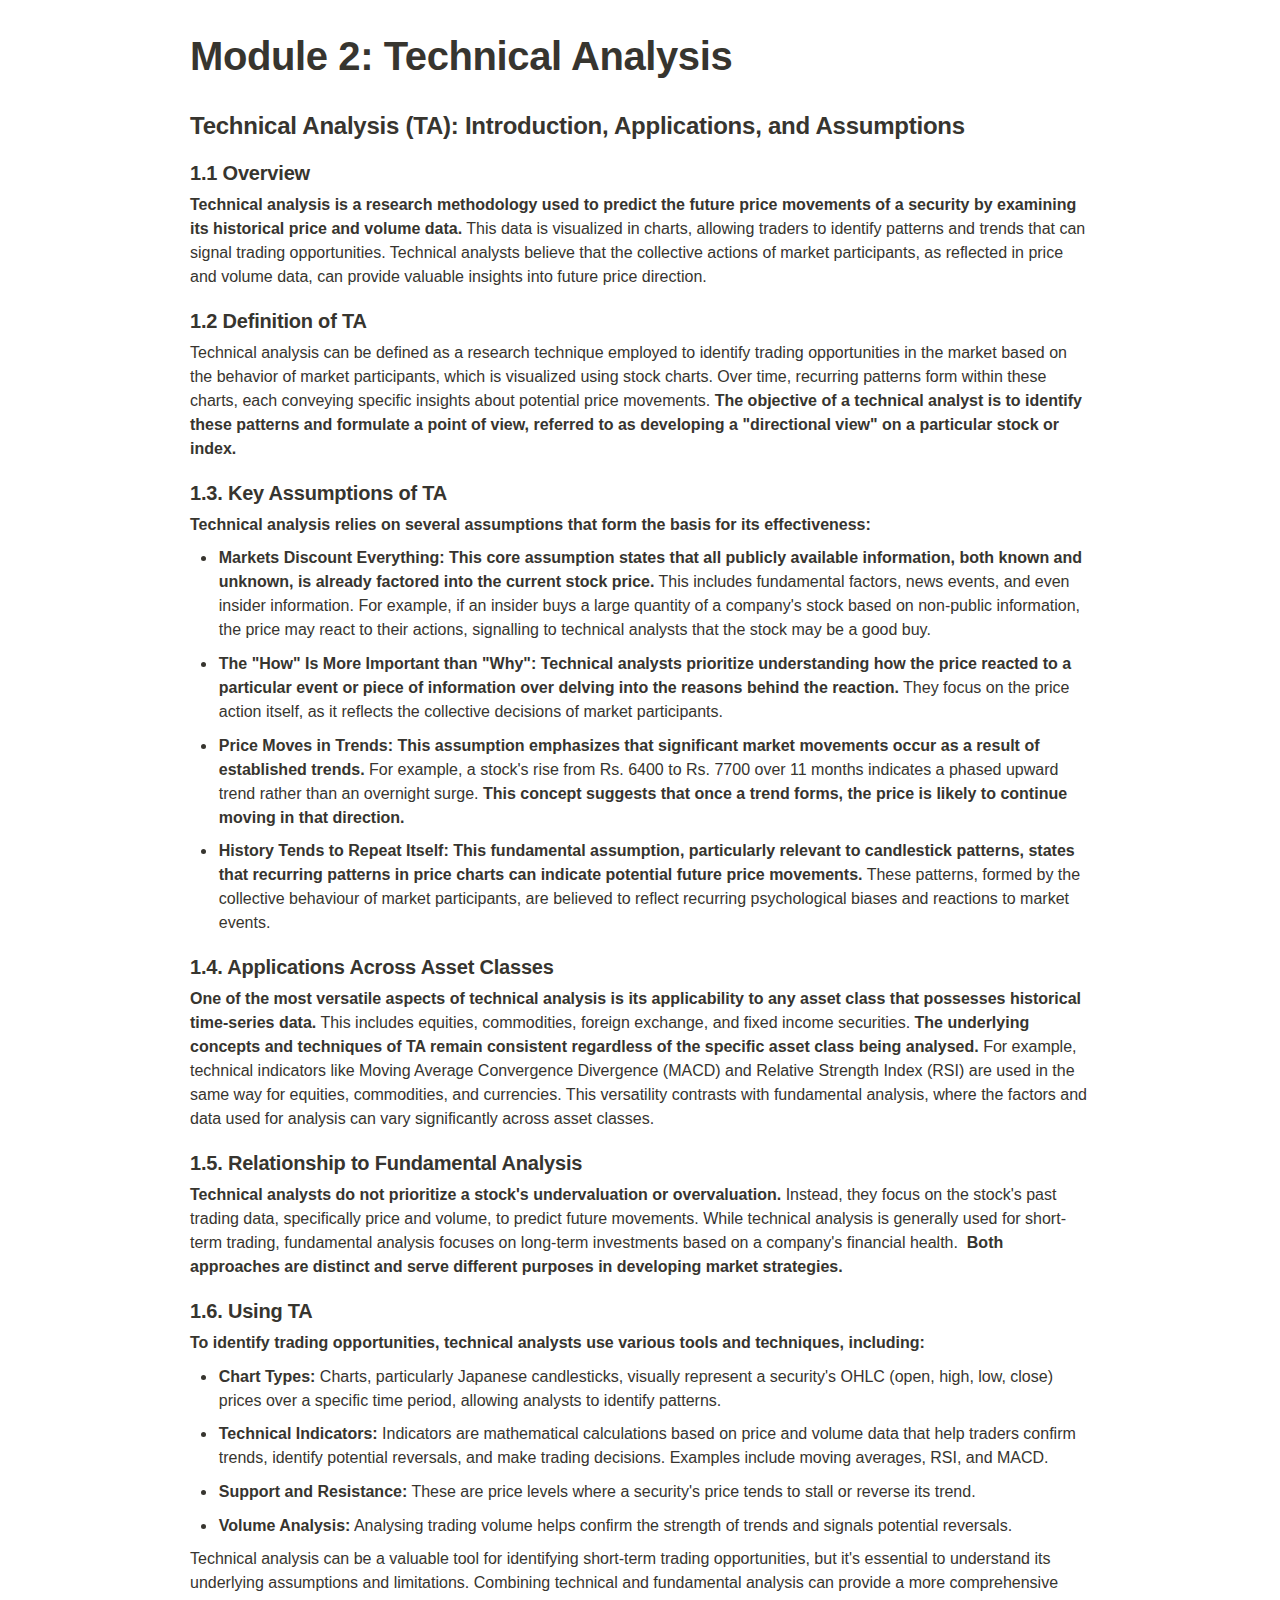
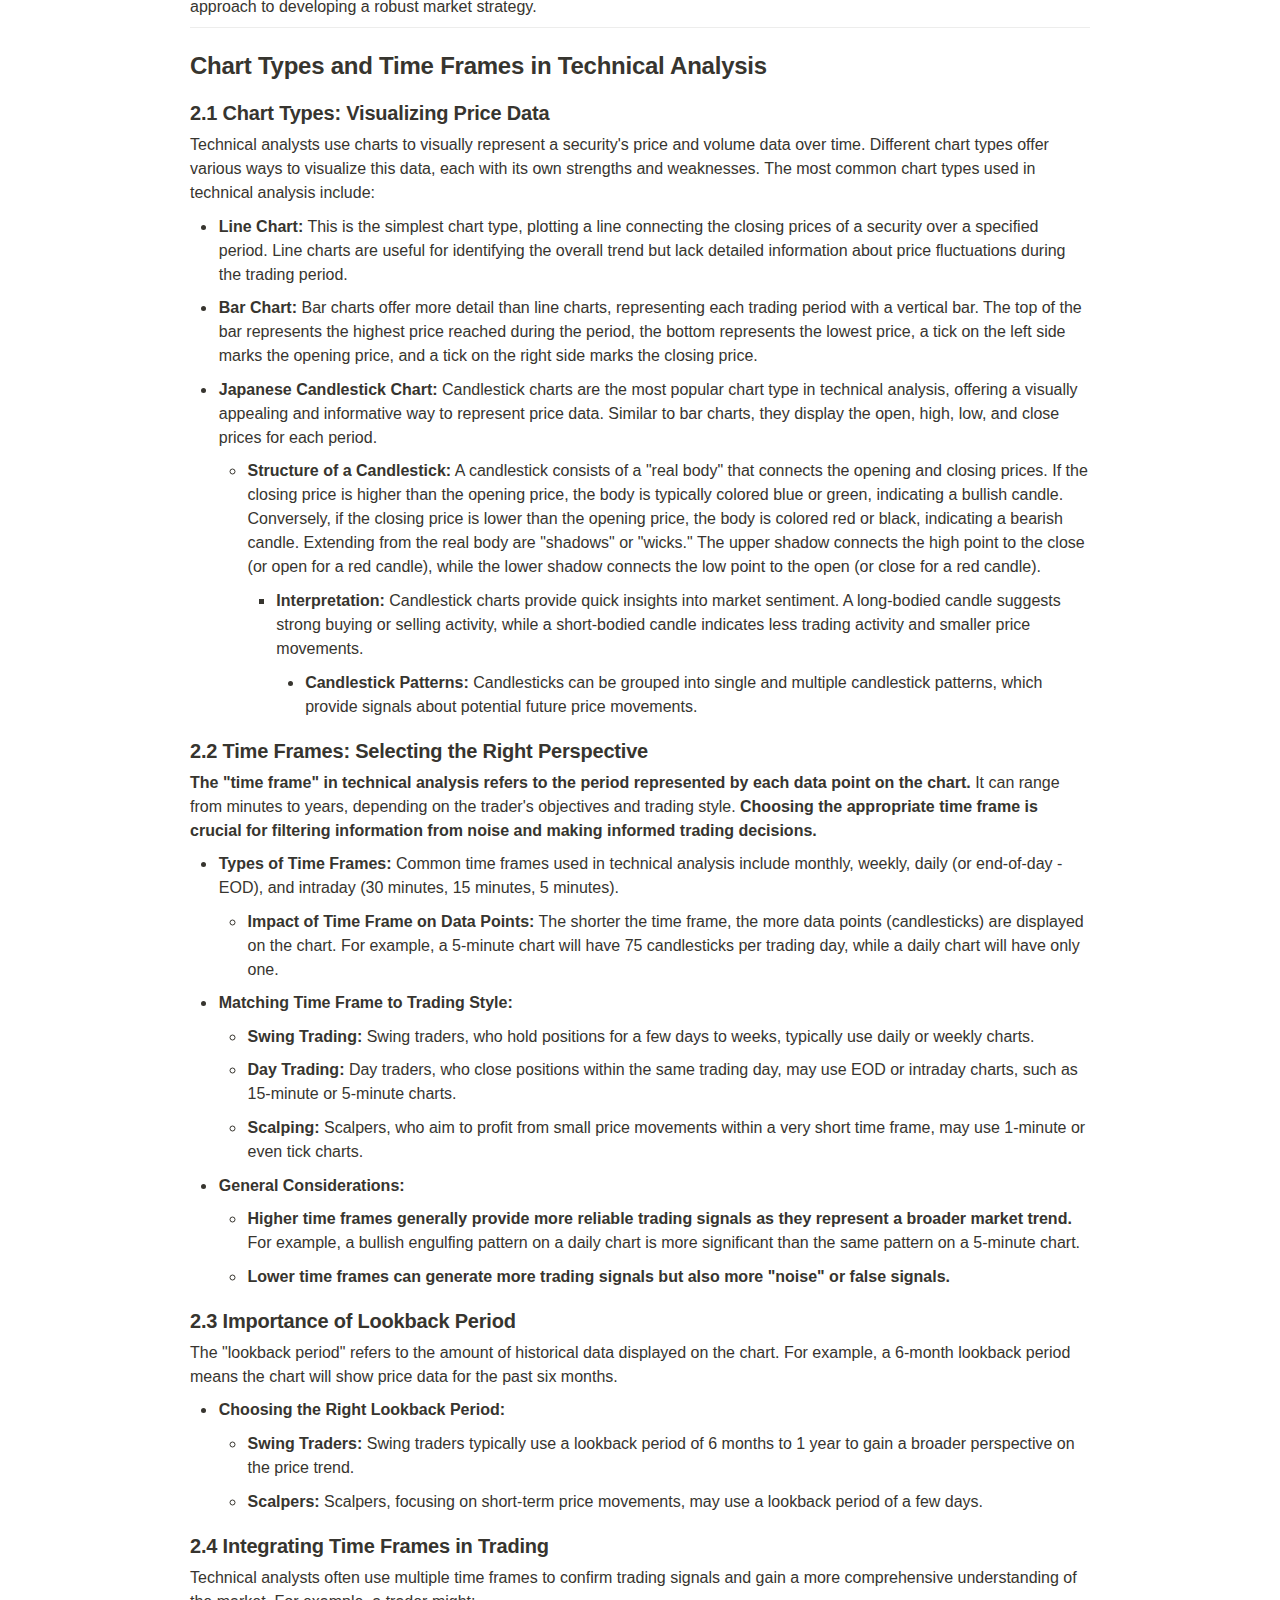
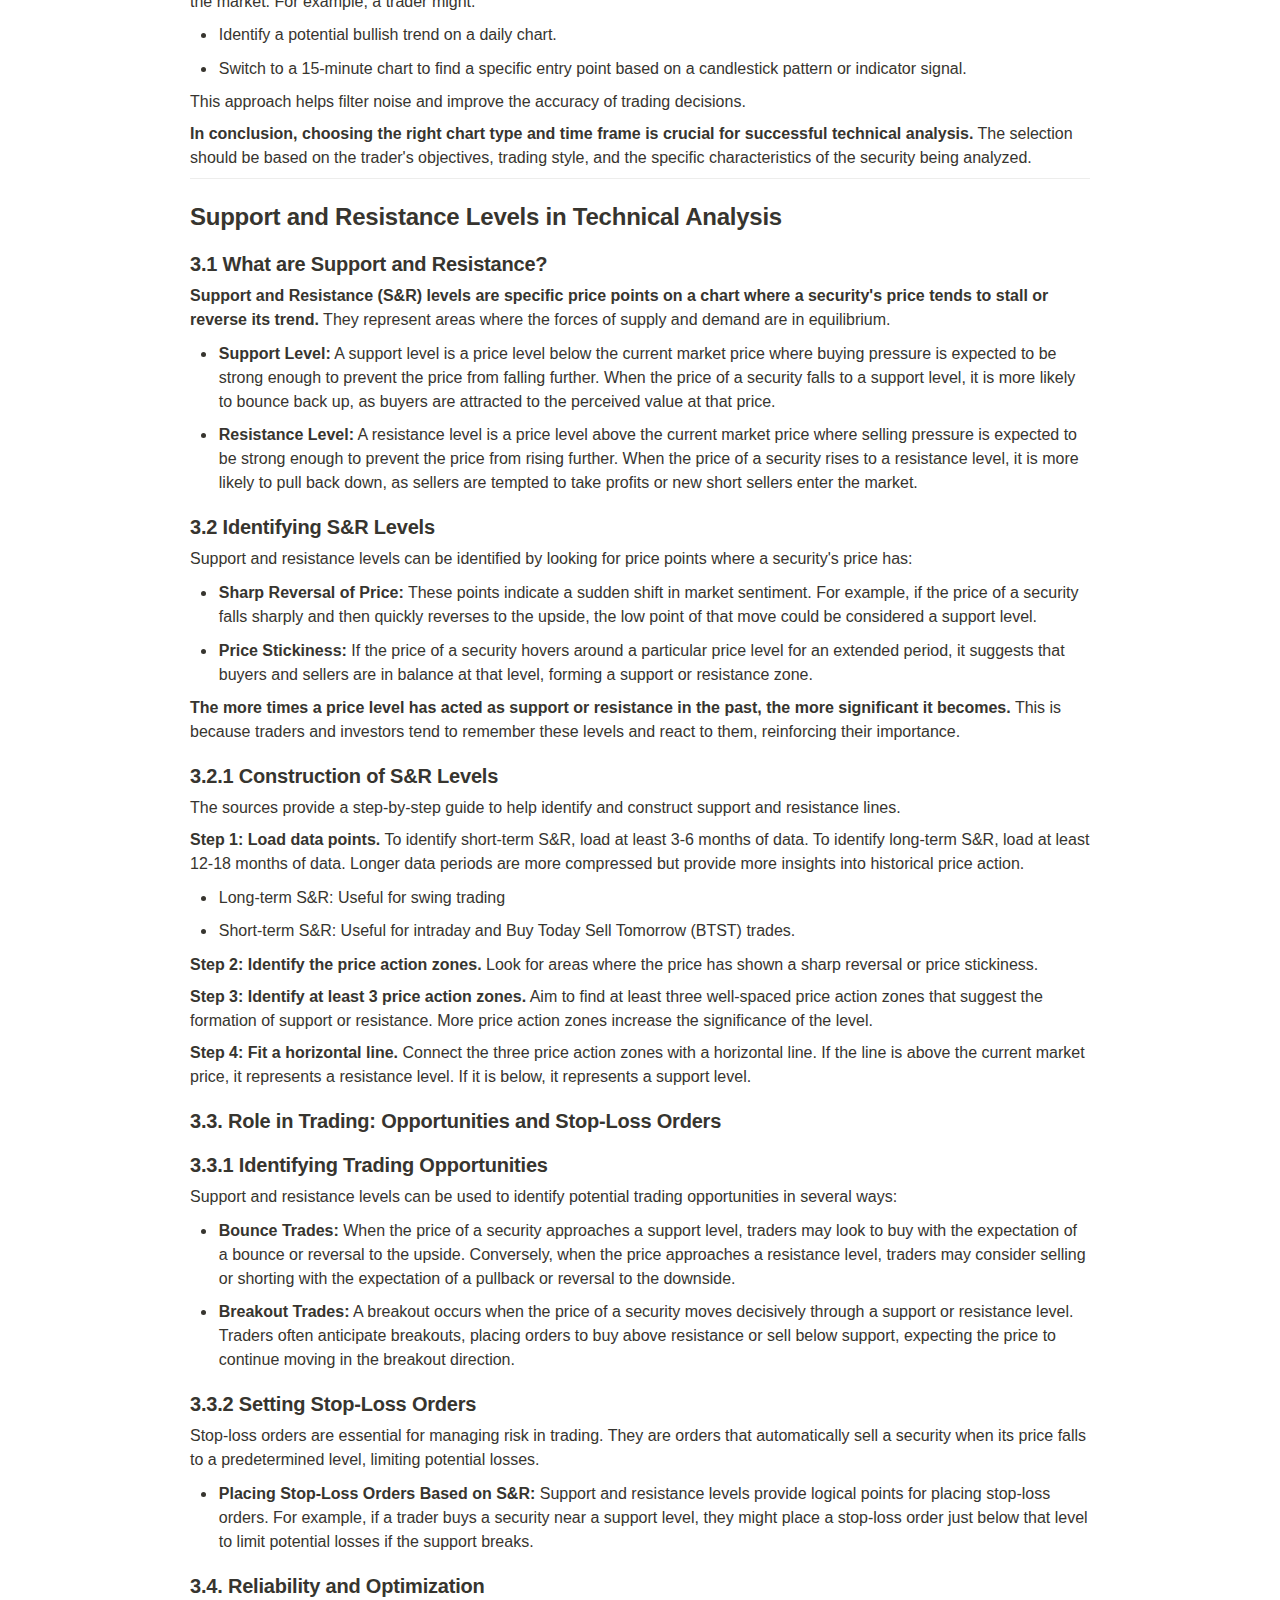
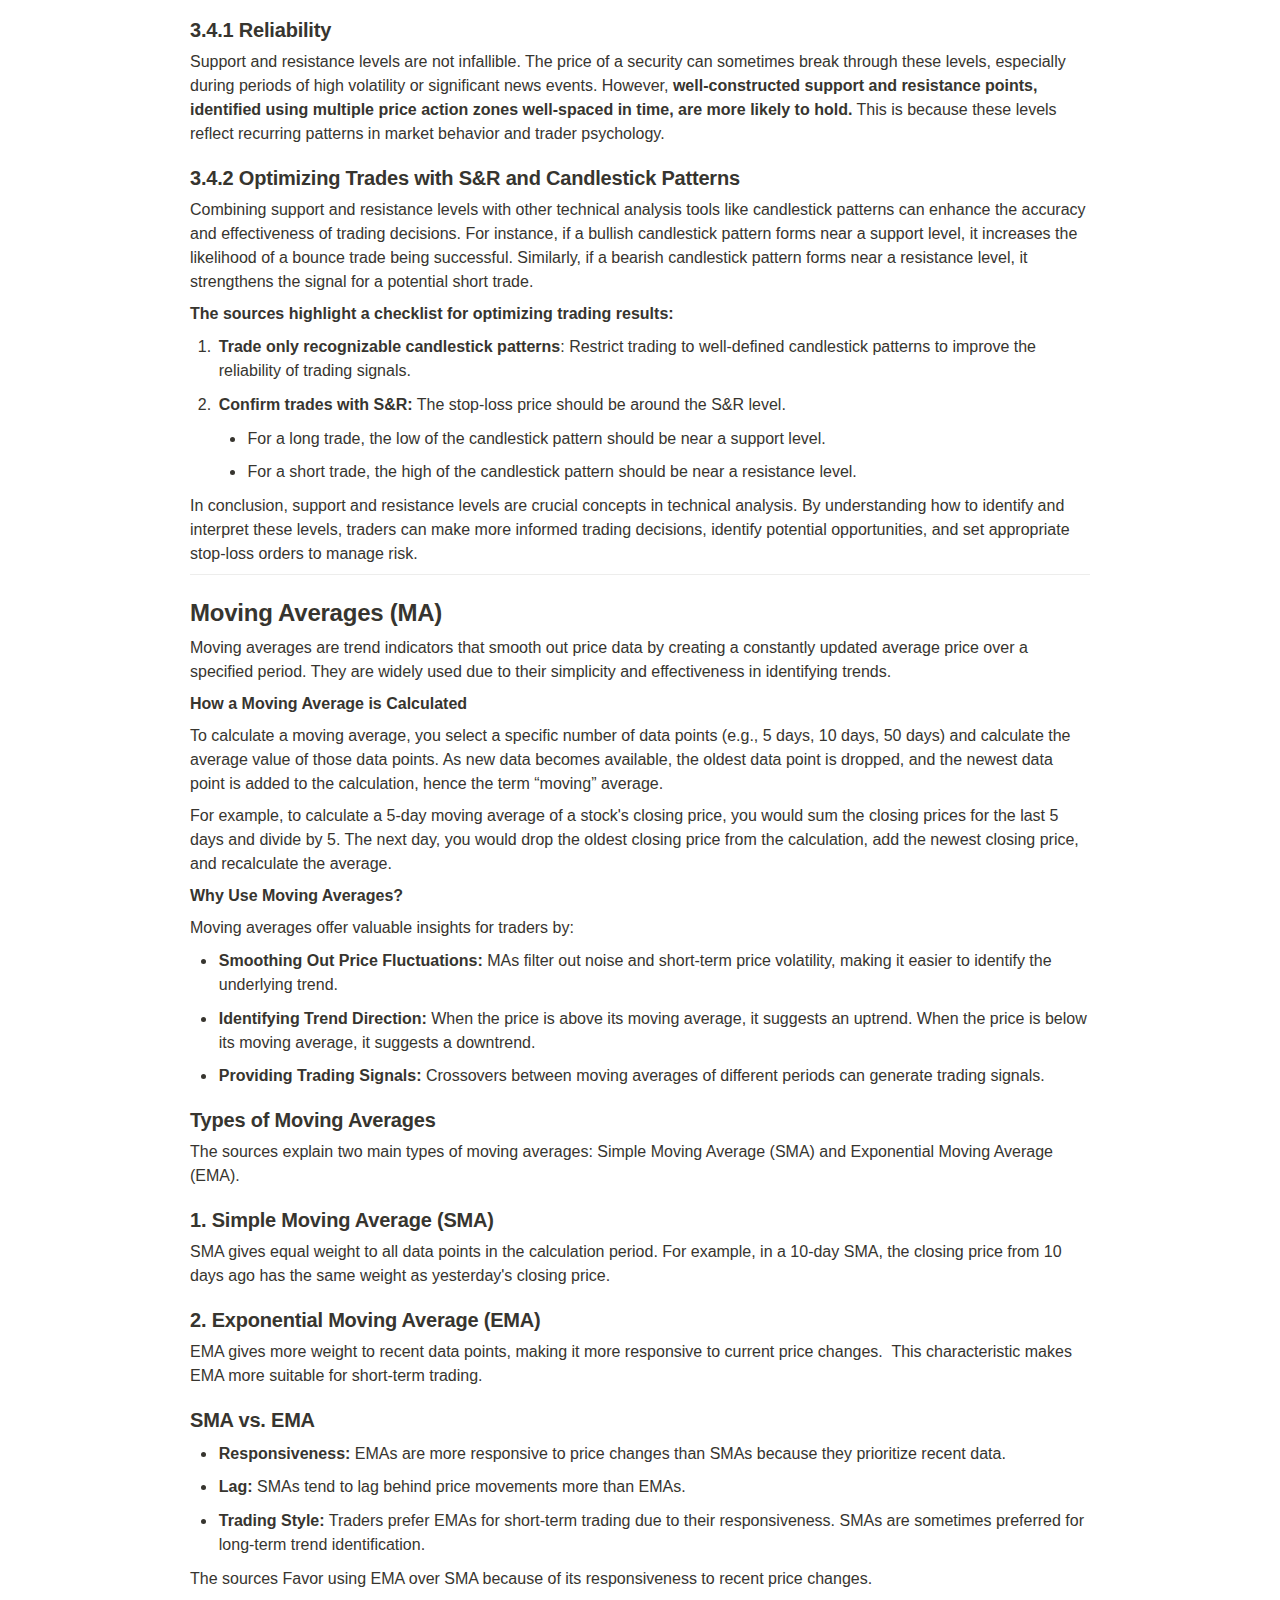
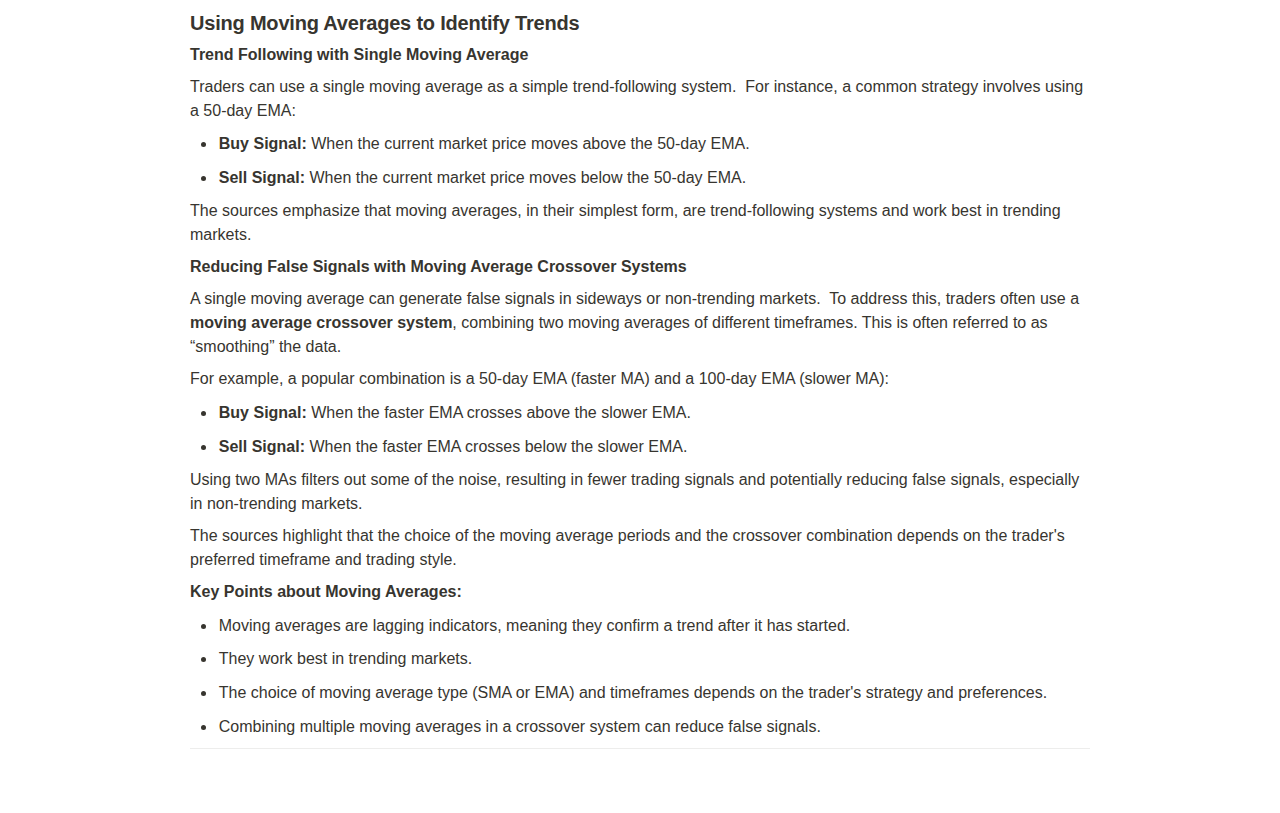
<file: Module 2 Technical Analysis.html>
<html><head><meta http-equiv="Content-Type" content="text/html; charset=utf-8"/><title>Module 2: Technical Analysis</title><style>
/* cspell:disable-file */
/* webkit printing magic: print all background colors */
html {
	-webkit-print-color-adjust: exact;
}
* {
	box-sizing: border-box;
	-webkit-print-color-adjust: exact;
}

html,
body {
	margin: 0;
	padding: 0;
}
@media only screen {
	body {
		margin: 2em auto;
		max-width: 900px;
		color: rgb(55, 53, 47);
	}
}

body {
	line-height: 1.5;
	white-space: pre-wrap;
}

a,
a.visited {
	color: inherit;
	text-decoration: underline;
}

.pdf-relative-link-path {
	font-size: 80%;
	color: #444;
}

h1,
h2,
h3 {
	letter-spacing: -0.01em;
	line-height: 1.2;
	font-weight: 600;
	margin-bottom: 0;
}

.page-title {
	font-size: 2.5rem;
	font-weight: 700;
	margin-top: 0;
	margin-bottom: 0.75em;
}

h1 {
	font-size: 1.875rem;
	margin-top: 1.875rem;
}

h2 {
	font-size: 1.5rem;
	margin-top: 1.5rem;
}

h3 {
	font-size: 1.25rem;
	margin-top: 1.25rem;
}

.source {
	border: 1px solid #ddd;
	border-radius: 3px;
	padding: 1.5em;
	word-break: break-all;
}

.callout {
	border-radius: 3px;
	padding: 1rem;
}

figure {
	margin: 1.25em 0;
	page-break-inside: avoid;
}

figcaption {
	opacity: 0.5;
	font-size: 85%;
	margin-top: 0.5em;
}

mark {
	background-color: transparent;
}

.indented {
	padding-left: 1.5em;
}

hr {
	background: transparent;
	display: block;
	width: 100%;
	height: 1px;
	visibility: visible;
	border: none;
	border-bottom: 1px solid rgba(55, 53, 47, 0.09);
}

img {
	max-width: 100%;
}

@media only print {
	img {
		max-height: 100vh;
		object-fit: contain;
	}
}

@page {
	margin: 1in;
}

.collection-content {
	font-size: 0.875rem;
}

.column-list {
	display: flex;
	justify-content: space-between;
}

.column {
	padding: 0 1em;
}

.column:first-child {
	padding-left: 0;
}

.column:last-child {
	padding-right: 0;
}

.table_of_contents-item {
	display: block;
	font-size: 0.875rem;
	line-height: 1.3;
	padding: 0.125rem;
}

.table_of_contents-indent-1 {
	margin-left: 1.5rem;
}

.table_of_contents-indent-2 {
	margin-left: 3rem;
}

.table_of_contents-indent-3 {
	margin-left: 4.5rem;
}

.table_of_contents-link {
	text-decoration: none;
	opacity: 0.7;
	border-bottom: 1px solid rgba(55, 53, 47, 0.18);
}

table,
th,
td {
	border: 1px solid rgba(55, 53, 47, 0.09);
	border-collapse: collapse;
}

table {
	border-left: none;
	border-right: none;
}

th,
td {
	font-weight: normal;
	padding: 0.25em 0.5em;
	line-height: 1.5;
	min-height: 1.5em;
	text-align: left;
}

th {
	color: rgba(55, 53, 47, 0.6);
}

ol,
ul {
	margin: 0;
	margin-block-start: 0.6em;
	margin-block-end: 0.6em;
}

li > ol:first-child,
li > ul:first-child {
	margin-block-start: 0.6em;
}

ul > li {
	list-style: disc;
}

ul.to-do-list {
	padding-inline-start: 0;
}

ul.to-do-list > li {
	list-style: none;
}

.to-do-children-checked {
	text-decoration: line-through;
	opacity: 0.375;
}

ul.toggle > li {
	list-style: none;
}

ul {
	padding-inline-start: 1.7em;
}

ul > li {
	padding-left: 0.1em;
}

ol {
	padding-inline-start: 1.6em;
}

ol > li {
	padding-left: 0.2em;
}

.mono ol {
	padding-inline-start: 2em;
}

.mono ol > li {
	text-indent: -0.4em;
}

.toggle {
	padding-inline-start: 0em;
	list-style-type: none;
}

/* Indent toggle children */
.toggle > li > details {
	padding-left: 1.7em;
}

.toggle > li > details > summary {
	margin-left: -1.1em;
}

.selected-value {
	display: inline-block;
	padding: 0 0.5em;
	background: rgba(206, 205, 202, 0.5);
	border-radius: 3px;
	margin-right: 0.5em;
	margin-top: 0.3em;
	margin-bottom: 0.3em;
	white-space: nowrap;
}

.collection-title {
	display: inline-block;
	margin-right: 1em;
}

.page-description {
    margin-bottom: 2em;
}

.simple-table {
	margin-top: 1em;
	font-size: 0.875rem;
	empty-cells: show;
}
.simple-table td {
	height: 29px;
	min-width: 120px;
}

.simple-table th {
	height: 29px;
	min-width: 120px;
}

.simple-table-header-color {
	background: rgb(247, 246, 243);
	color: black;
}
.simple-table-header {
	font-weight: 500;
}

time {
	opacity: 0.5;
}

.icon {
	display: inline-block;
	max-width: 1.2em;
	max-height: 1.2em;
	text-decoration: none;
	vertical-align: text-bottom;
	margin-right: 0.5em;
}

img.icon {
	border-radius: 3px;
}

.user-icon {
	width: 1.5em;
	height: 1.5em;
	border-radius: 100%;
	margin-right: 0.5rem;
}

.user-icon-inner {
	font-size: 0.8em;
}

.text-icon {
	border: 1px solid #000;
	text-align: center;
}

.page-cover-image {
	display: block;
	object-fit: cover;
	width: 100%;
	max-height: 30vh;
}

.page-header-icon {
	font-size: 3rem;
	margin-bottom: 1rem;
}

.page-header-icon-with-cover {
	margin-top: -0.72em;
	margin-left: 0.07em;
}

.page-header-icon img {
	border-radius: 3px;
}

.link-to-page {
	margin: 1em 0;
	padding: 0;
	border: none;
	font-weight: 500;
}

p > .user {
	opacity: 0.5;
}

td > .user,
td > time {
	white-space: nowrap;
}

input[type="checkbox"] {
	transform: scale(1.5);
	margin-right: 0.6em;
	vertical-align: middle;
}

p {
	margin-top: 0.5em;
	margin-bottom: 0.5em;
}

.image {
	border: none;
	margin: 1.5em 0;
	padding: 0;
	border-radius: 0;
	text-align: center;
}

.code,
code {
	background: rgba(135, 131, 120, 0.15);
	border-radius: 3px;
	padding: 0.2em 0.4em;
	border-radius: 3px;
	font-size: 85%;
	tab-size: 2;
}

code {
	color: #eb5757;
}

.code {
	padding: 1.5em 1em;
}

.code-wrap {
	white-space: pre-wrap;
	word-break: break-all;
}

.code > code {
	background: none;
	padding: 0;
	font-size: 100%;
	color: inherit;
}

blockquote {
	font-size: 1.25em;
	margin: 1em 0;
	padding-left: 1em;
	border-left: 3px solid rgb(55, 53, 47);
}

.bookmark {
	text-decoration: none;
	max-height: 8em;
	padding: 0;
	display: flex;
	width: 100%;
	align-items: stretch;
}

.bookmark-title {
	font-size: 0.85em;
	overflow: hidden;
	text-overflow: ellipsis;
	height: 1.75em;
	white-space: nowrap;
}

.bookmark-text {
	display: flex;
	flex-direction: column;
}

.bookmark-info {
	flex: 4 1 180px;
	padding: 12px 14px 14px;
	display: flex;
	flex-direction: column;
	justify-content: space-between;
}

.bookmark-image {
	width: 33%;
	flex: 1 1 180px;
	display: block;
	position: relative;
	object-fit: cover;
	border-radius: 1px;
}

.bookmark-description {
	color: rgba(55, 53, 47, 0.6);
	font-size: 0.75em;
	overflow: hidden;
	max-height: 4.5em;
	word-break: break-word;
}

.bookmark-href {
	font-size: 0.75em;
	margin-top: 0.25em;
}

.sans { font-family: ui-sans-serif, -apple-system, BlinkMacSystemFont, "Segoe UI Variable Display", "Segoe UI", Helvetica, "Apple Color Emoji", Arial, sans-serif, "Segoe UI Emoji", "Segoe UI Symbol"; }
.code { font-family: "SFMono-Regular", Menlo, Consolas, "PT Mono", "Liberation Mono", Courier, monospace; }
.serif { font-family: Lyon-Text, Georgia, ui-serif, serif; }
.mono { font-family: iawriter-mono, Nitti, Menlo, Courier, monospace; }
.pdf .sans { font-family: Inter, ui-sans-serif, -apple-system, BlinkMacSystemFont, "Segoe UI Variable Display", "Segoe UI", Helvetica, "Apple Color Emoji", Arial, sans-serif, "Segoe UI Emoji", "Segoe UI Symbol", 'Twemoji', 'Noto Color Emoji', 'Noto Sans CJK JP'; }
.pdf:lang(zh-CN) .sans { font-family: Inter, ui-sans-serif, -apple-system, BlinkMacSystemFont, "Segoe UI Variable Display", "Segoe UI", Helvetica, "Apple Color Emoji", Arial, sans-serif, "Segoe UI Emoji", "Segoe UI Symbol", 'Twemoji', 'Noto Color Emoji', 'Noto Sans CJK SC'; }
.pdf:lang(zh-TW) .sans { font-family: Inter, ui-sans-serif, -apple-system, BlinkMacSystemFont, "Segoe UI Variable Display", "Segoe UI", Helvetica, "Apple Color Emoji", Arial, sans-serif, "Segoe UI Emoji", "Segoe UI Symbol", 'Twemoji', 'Noto Color Emoji', 'Noto Sans CJK TC'; }
.pdf:lang(ko-KR) .sans { font-family: Inter, ui-sans-serif, -apple-system, BlinkMacSystemFont, "Segoe UI Variable Display", "Segoe UI", Helvetica, "Apple Color Emoji", Arial, sans-serif, "Segoe UI Emoji", "Segoe UI Symbol", 'Twemoji', 'Noto Color Emoji', 'Noto Sans CJK KR'; }
.pdf .code { font-family: Source Code Pro, "SFMono-Regular", Menlo, Consolas, "PT Mono", "Liberation Mono", Courier, monospace, 'Twemoji', 'Noto Color Emoji', 'Noto Sans Mono CJK JP'; }
.pdf:lang(zh-CN) .code { font-family: Source Code Pro, "SFMono-Regular", Menlo, Consolas, "PT Mono", "Liberation Mono", Courier, monospace, 'Twemoji', 'Noto Color Emoji', 'Noto Sans Mono CJK SC'; }
.pdf:lang(zh-TW) .code { font-family: Source Code Pro, "SFMono-Regular", Menlo, Consolas, "PT Mono", "Liberation Mono", Courier, monospace, 'Twemoji', 'Noto Color Emoji', 'Noto Sans Mono CJK TC'; }
.pdf:lang(ko-KR) .code { font-family: Source Code Pro, "SFMono-Regular", Menlo, Consolas, "PT Mono", "Liberation Mono", Courier, monospace, 'Twemoji', 'Noto Color Emoji', 'Noto Sans Mono CJK KR'; }
.pdf .serif { font-family: PT Serif, Lyon-Text, Georgia, ui-serif, serif, 'Twemoji', 'Noto Color Emoji', 'Noto Serif CJK JP'; }
.pdf:lang(zh-CN) .serif { font-family: PT Serif, Lyon-Text, Georgia, ui-serif, serif, 'Twemoji', 'Noto Color Emoji', 'Noto Serif CJK SC'; }
.pdf:lang(zh-TW) .serif { font-family: PT Serif, Lyon-Text, Georgia, ui-serif, serif, 'Twemoji', 'Noto Color Emoji', 'Noto Serif CJK TC'; }
.pdf:lang(ko-KR) .serif { font-family: PT Serif, Lyon-Text, Georgia, ui-serif, serif, 'Twemoji', 'Noto Color Emoji', 'Noto Serif CJK KR'; }
.pdf .mono { font-family: PT Mono, iawriter-mono, Nitti, Menlo, Courier, monospace, 'Twemoji', 'Noto Color Emoji', 'Noto Sans Mono CJK JP'; }
.pdf:lang(zh-CN) .mono { font-family: PT Mono, iawriter-mono, Nitti, Menlo, Courier, monospace, 'Twemoji', 'Noto Color Emoji', 'Noto Sans Mono CJK SC'; }
.pdf:lang(zh-TW) .mono { font-family: PT Mono, iawriter-mono, Nitti, Menlo, Courier, monospace, 'Twemoji', 'Noto Color Emoji', 'Noto Sans Mono CJK TC'; }
.pdf:lang(ko-KR) .mono { font-family: PT Mono, iawriter-mono, Nitti, Menlo, Courier, monospace, 'Twemoji', 'Noto Color Emoji', 'Noto Sans Mono CJK KR'; }
.highlight-default {
	color: rgba(55, 53, 47, 1);
}
.highlight-gray {
	color: rgba(120, 119, 116, 1);
	fill: rgba(120, 119, 116, 1);
}
.highlight-brown {
	color: rgba(159, 107, 83, 1);
	fill: rgba(159, 107, 83, 1);
}
.highlight-orange {
	color: rgba(217, 115, 13, 1);
	fill: rgba(217, 115, 13, 1);
}
.highlight-yellow {
	color: rgba(203, 145, 47, 1);
	fill: rgba(203, 145, 47, 1);
}
.highlight-teal {
	color: rgba(68, 131, 97, 1);
	fill: rgba(68, 131, 97, 1);
}
.highlight-blue {
	color: rgba(51, 126, 169, 1);
	fill: rgba(51, 126, 169, 1);
}
.highlight-purple {
	color: rgba(144, 101, 176, 1);
	fill: rgba(144, 101, 176, 1);
}
.highlight-pink {
	color: rgba(193, 76, 138, 1);
	fill: rgba(193, 76, 138, 1);
}
.highlight-red {
	color: rgba(212, 76, 71, 1);
	fill: rgba(212, 76, 71, 1);
}
.highlight-default_background {
	color: rgba(55, 53, 47, 1);
}
.highlight-gray_background {
	background: rgba(241, 241, 239, 1);
}
.highlight-brown_background {
	background: rgba(244, 238, 238, 1);
}
.highlight-orange_background {
	background: rgba(251, 236, 221, 1);
}
.highlight-yellow_background {
	background: rgba(251, 243, 219, 1);
}
.highlight-teal_background {
	background: rgba(237, 243, 236, 1);
}
.highlight-blue_background {
	background: rgba(231, 243, 248, 1);
}
.highlight-purple_background {
	background: rgba(244, 240, 247, 0.8);
}
.highlight-pink_background {
	background: rgba(249, 238, 243, 0.8);
}
.highlight-red_background {
	background: rgba(253, 235, 236, 1);
}
.block-color-default {
	color: inherit;
	fill: inherit;
}
.block-color-gray {
	color: rgba(120, 119, 116, 1);
	fill: rgba(120, 119, 116, 1);
}
.block-color-brown {
	color: rgba(159, 107, 83, 1);
	fill: rgba(159, 107, 83, 1);
}
.block-color-orange {
	color: rgba(217, 115, 13, 1);
	fill: rgba(217, 115, 13, 1);
}
.block-color-yellow {
	color: rgba(203, 145, 47, 1);
	fill: rgba(203, 145, 47, 1);
}
.block-color-teal {
	color: rgba(68, 131, 97, 1);
	fill: rgba(68, 131, 97, 1);
}
.block-color-blue {
	color: rgba(51, 126, 169, 1);
	fill: rgba(51, 126, 169, 1);
}
.block-color-purple {
	color: rgba(144, 101, 176, 1);
	fill: rgba(144, 101, 176, 1);
}
.block-color-pink {
	color: rgba(193, 76, 138, 1);
	fill: rgba(193, 76, 138, 1);
}
.block-color-red {
	color: rgba(212, 76, 71, 1);
	fill: rgba(212, 76, 71, 1);
}
.block-color-default_background {
	color: inherit;
	fill: inherit;
}
.block-color-gray_background {
	background: rgba(241, 241, 239, 1);
}
.block-color-brown_background {
	background: rgba(244, 238, 238, 1);
}
.block-color-orange_background {
	background: rgba(251, 236, 221, 1);
}
.block-color-yellow_background {
	background: rgba(251, 243, 219, 1);
}
.block-color-teal_background {
	background: rgba(237, 243, 236, 1);
}
.block-color-blue_background {
	background: rgba(231, 243, 248, 1);
}
.block-color-purple_background {
	background: rgba(244, 240, 247, 0.8);
}
.block-color-pink_background {
	background: rgba(249, 238, 243, 0.8);
}
.block-color-red_background {
	background: rgba(253, 235, 236, 1);
}
.select-value-color-uiBlue { background-color: rgba(35, 131, 226, .07); }
.select-value-color-pink { background-color: rgba(245, 224, 233, 1); }
.select-value-color-purple { background-color: rgba(232, 222, 238, 1); }
.select-value-color-green { background-color: rgba(219, 237, 219, 1); }
.select-value-color-gray { background-color: rgba(227, 226, 224, 1); }
.select-value-color-transparentGray { background-color: rgba(227, 226, 224, 0); }
.select-value-color-translucentGray { background-color: rgba(0, 0, 0, 0.06); }
.select-value-color-orange { background-color: rgba(250, 222, 201, 1); }
.select-value-color-brown { background-color: rgba(238, 224, 218, 1); }
.select-value-color-red { background-color: rgba(255, 226, 221, 1); }
.select-value-color-yellow { background-color: rgba(253, 236, 200, 1); }
.select-value-color-blue { background-color: rgba(211, 229, 239, 1); }
.select-value-color-pageGlass { background-color: undefined; }
.select-value-color-washGlass { background-color: undefined; }

.checkbox {
	display: inline-flex;
	vertical-align: text-bottom;
	width: 16;
	height: 16;
	background-size: 16px;
	margin-left: 2px;
	margin-right: 5px;
}

.checkbox-on {
	background-image: url("data:image/svg+xml;charset=UTF-8,%3Csvg%20width%3D%2216%22%20height%3D%2216%22%20viewBox%3D%220%200%2016%2016%22%20fill%3D%22none%22%20xmlns%3D%22http%3A%2F%2Fwww.w3.org%2F2000%2Fsvg%22%3E%0A%3Crect%20width%3D%2216%22%20height%3D%2216%22%20fill%3D%22%2358A9D7%22%2F%3E%0A%3Cpath%20d%3D%22M6.71429%2012.2852L14%204.9995L12.7143%203.71436L6.71429%209.71378L3.28571%206.2831L2%207.57092L6.71429%2012.2852Z%22%20fill%3D%22white%22%2F%3E%0A%3C%2Fsvg%3E");
}

.checkbox-off {
	background-image: url("data:image/svg+xml;charset=UTF-8,%3Csvg%20width%3D%2216%22%20height%3D%2216%22%20viewBox%3D%220%200%2016%2016%22%20fill%3D%22none%22%20xmlns%3D%22http%3A%2F%2Fwww.w3.org%2F2000%2Fsvg%22%3E%0A%3Crect%20x%3D%220.75%22%20y%3D%220.75%22%20width%3D%2214.5%22%20height%3D%2214.5%22%20fill%3D%22white%22%20stroke%3D%22%2336352F%22%20stroke-width%3D%221.5%22%2F%3E%0A%3C%2Fsvg%3E");
}
	
</style></head><body><article id="14e84369-c8cb-81b9-8ac2-ef558cf2013d" class="page sans"><header><h1 class="page-title">Module 2: Technical Analysis</h1><p class="page-description"></p></header><div class="page-body"><h2 id="14e84369-c8cb-815b-adb9-fc552a2d48e4" class="">Technical Analysis (TA): Introduction, Applications, and Assumptions</h2><h3 id="14e84369-c8cb-8199-8316-da1e4e7dc02a" class="">1.1 Overview</h3><p id="14e84369-c8cb-8194-b6a6-e4e5141f08f6" class=""><strong>Technical analysis is a research methodology used to predict the future price movements of a security by examining its historical price and volume data.</strong> This data is visualized in charts, allowing traders to identify patterns and trends that can signal trading opportunities. Technical analysts believe that the collective actions of market participants, as reflected in price and volume data, can provide valuable insights into future price direction.</p><h3 id="14e84369-c8cb-81d9-81de-d7fd39b1d4d4" class="">1.2 Definition of TA</h3><p id="14e84369-c8cb-81c1-8847-db7216e37b99" class="">Technical analysis can be defined as a research technique employed to identify trading opportunities in the market based on the behavior of market participants, which is visualized using stock charts. Over time, recurring patterns form within these charts, each conveying specific insights about potential price movements. <strong>The objective of a technical analyst is to identify these patterns and formulate a point of view, referred to as developing a &quot;directional view&quot; on a particular stock or index.</strong></p><h3 id="14e84369-c8cb-8193-a597-fea930efd996" class="">1.3. Key Assumptions of TA</h3><p id="14e84369-c8cb-8157-8b9d-e2eb935b7e56" class=""><strong>Technical analysis relies on several assumptions that form the basis for its effectiveness:</strong></p><ul id="14e84369-c8cb-81e4-9b6e-d9e7f2b8beeb" class="bulleted-list"><li style="list-style-type:disc"><strong>Markets Discount Everything:</strong> <strong>This core assumption states that all publicly available information, both known and unknown, is already factored into the current stock price.</strong> This includes fundamental factors, news events, and even insider information. For example, if an insider buys a large quantity of a company&#x27;s stock based on non-public information, the price may react to their actions, signalling to technical analysts that the stock may be a good buy.</li></ul><ul id="14e84369-c8cb-81be-800c-dfafe58efa45" class="bulleted-list"><li style="list-style-type:disc"><strong>The &quot;How&quot; Is More Important than &quot;Why&quot;:</strong> <strong>Technical analysts prioritize understanding how the price reacted to a particular event or piece of information over delving into the reasons behind the reaction.</strong> They focus on the price action itself, as it reflects the collective decisions of market participants.</li></ul><ul id="14e84369-c8cb-81cf-8295-caf1ca7d0e28" class="bulleted-list"><li style="list-style-type:disc"><strong>Price Moves in Trends:</strong> <strong>This assumption emphasizes that significant market movements occur as a result of established trends.</strong> For example, a stock&#x27;s rise from Rs. 6400 to Rs. 7700 over 11 months indicates a phased upward trend rather than an overnight surge. <strong>This concept suggests that once a trend forms, the price is likely to continue moving in that direction.</strong></li></ul><ul id="14e84369-c8cb-81f7-8d66-d9df249d004e" class="bulleted-list"><li style="list-style-type:disc"><strong>History Tends to Repeat Itself:</strong> <strong>This fundamental assumption, particularly relevant to candlestick patterns, states that recurring patterns in price charts can indicate potential future price movements.</strong> These patterns, formed by the collective behaviour of market participants, are believed to reflect recurring psychological biases and reactions to market events.</li></ul><h3 id="14e84369-c8cb-812a-aa94-e30f59ffef3e" class="">1.4. Applications Across Asset Classes</h3><p id="14e84369-c8cb-81a7-b419-f9ef5008502a" class=""><strong>One of the most versatile aspects of technical analysis is its applicability to any asset class that possesses historical time-series data.</strong> This includes equities, commodities, foreign exchange, and fixed income securities. <strong>The underlying concepts and techniques of TA remain consistent regardless of the specific asset class being analysed.</strong> For example, technical indicators like Moving Average Convergence Divergence (MACD) and Relative Strength Index (RSI) are used in the same way for equities, commodities, and currencies. This versatility contrasts with fundamental analysis, where the factors and data used for analysis can vary significantly across asset classes.</p><h3 id="14e84369-c8cb-810c-819c-cb3270cf2745" class="">1.5. Relationship to Fundamental Analysis</h3><p id="14e84369-c8cb-81ff-9045-f2577d04b83f" class=""><strong>Technical analysts do not prioritize a stock&#x27;s undervaluation or overvaluation.</strong> Instead, they focus on the stock&#x27;s past trading data, specifically price and volume, to predict future movements. While technical analysis is generally used for short-term trading, fundamental analysis focuses on long-term investments based on a company&#x27;s financial health.  <strong>Both approaches are distinct and serve different purposes in developing market strategies.</strong></p><h3 id="14e84369-c8cb-81e6-acdf-fe522e514cb6" class="">1.6. Using TA</h3><p id="14e84369-c8cb-81d4-ad47-c44346a89721" class=""><strong>To identify trading opportunities, technical analysts use various tools and techniques, including:</strong></p><ul id="14e84369-c8cb-811e-8ba9-c039181f6f1a" class="bulleted-list"><li style="list-style-type:disc"><strong>Chart Types:</strong> Charts, particularly Japanese candlesticks, visually represent a security&#x27;s OHLC (open, high, low, close) prices over a specific time period, allowing analysts to identify patterns.</li></ul><ul id="14e84369-c8cb-81ee-a7ee-cb7408cfb881" class="bulleted-list"><li style="list-style-type:disc"><strong>Technical Indicators:</strong> Indicators are mathematical calculations based on price and volume data that help traders confirm trends, identify potential reversals, and make trading decisions. Examples include moving averages, RSI, and MACD.</li></ul><ul id="14e84369-c8cb-81c8-80e5-e861775844a3" class="bulleted-list"><li style="list-style-type:disc"><strong>Support and Resistance:</strong> These are price levels where a security&#x27;s price tends to stall or reverse its trend.</li></ul><ul id="14e84369-c8cb-814f-8dbd-c1dc56ff78b4" class="bulleted-list"><li style="list-style-type:disc"><strong>Volume Analysis:</strong> Analysing trading volume helps confirm the strength of trends and signals potential reversals.</li></ul><p id="14e84369-c8cb-8159-b50c-f20bde4210a7" class="">Technical analysis can be a valuable tool for identifying short-term trading opportunities, but it&#x27;s essential to understand its underlying assumptions and limitations. Combining technical and fundamental analysis can provide a more comprehensive approach to developing a robust market strategy.</p><hr id="14e84369-c8cb-81da-971e-d96fc4640b1d"/><h2 id="14e84369-c8cb-81a3-b26b-dacf5020d7f8" class="">Chart Types and Time Frames in Technical Analysis</h2><h3 id="14e84369-c8cb-8190-b557-d74b077b6c77" class="">2.1 Chart Types: Visualizing Price Data</h3><p id="14e84369-c8cb-8120-a912-e0f52d075c28" class="">Technical analysts use charts to visually represent a security&#x27;s price and volume data over time. Different chart types offer various ways to visualize this data, each with its own strengths and weaknesses. The most common chart types used in technical analysis include:</p><ul id="14e84369-c8cb-819d-8cea-c4ea6b833bf2" class="bulleted-list"><li style="list-style-type:disc"><strong>Line Chart:</strong> This is the simplest chart type, plotting a line connecting the closing prices of a security over a specified period. Line charts are useful for identifying the overall trend but lack detailed information about price fluctuations during the trading period.</li></ul><ul id="14e84369-c8cb-814a-af94-c0b89b84995f" class="bulleted-list"><li style="list-style-type:disc"><strong>Bar Chart:</strong> Bar charts offer more detail than line charts, representing each trading period with a vertical bar. The top of the bar represents the highest price reached during the period, the bottom represents the lowest price, a tick on the left side marks the opening price, and a tick on the right side marks the closing price.</li></ul><ul id="14e84369-c8cb-8112-ab7c-fbdeda337365" class="bulleted-list"><li style="list-style-type:disc"><strong>Japanese Candlestick Chart:</strong> Candlestick charts are the most popular chart type in technical analysis, offering a visually appealing and informative way to represent price data. Similar to bar charts, they display the open, high, low, and close prices for each period.<ul id="14e84369-c8cb-81f0-b1ea-da414e99fdcb" class="bulleted-list"><li style="list-style-type:circle"><strong>Structure of a Candlestick:</strong> A candlestick consists of a &quot;real body&quot; that connects the opening and closing prices. If the closing price is higher than the opening price, the body is typically colored blue or green, indicating a bullish candle. Conversely, if the closing price is lower than the opening price, the body is colored red or black, indicating a bearish candle. Extending from the real body are &quot;shadows&quot; or &quot;wicks.&quot; The upper shadow connects the high point to the close (or open for a red candle), while the lower shadow connects the low point to the open (or close for a red candle).<ul id="14e84369-c8cb-8165-be2f-e1dd1aeaf92d" class="bulleted-list"><li style="list-style-type:square"><strong>Interpretation:</strong> Candlestick charts provide quick insights into market sentiment. A long-bodied candle suggests strong buying or selling activity, while a short-bodied candle indicates less trading activity and smaller price movements.<ul id="14e84369-c8cb-81f2-90ab-e6ebe7457806" class="bulleted-list"><li style="list-style-type:disc"><strong>Candlestick Patterns:</strong> Candlesticks can be grouped into single and multiple candlestick patterns, which provide signals about potential future price movements.</li></ul></li></ul></li></ul></li></ul><h3 id="14e84369-c8cb-81e6-9a67-f590035d2e8f" class="">2.2 Time Frames: Selecting the Right Perspective</h3><p id="14e84369-c8cb-8129-9e75-e35e2260a9ba" class=""><strong>The &quot;time frame&quot; in technical analysis refers to the period represented by each data point on the chart.</strong> It can range from minutes to years, depending on the trader&#x27;s objectives and trading style. <strong>Choosing the appropriate time frame is crucial for filtering information from noise and making informed trading decisions.</strong></p><ul id="14e84369-c8cb-8166-a41b-e0f6c07bf2d5" class="bulleted-list"><li style="list-style-type:disc"><strong>Types of Time Frames:</strong> Common time frames used in technical analysis include monthly, weekly, daily (or end-of-day - EOD), and intraday (30 minutes, 15 minutes, 5 minutes).<ul id="14e84369-c8cb-8137-9f67-d367033d4a48" class="bulleted-list"><li style="list-style-type:circle"><strong>Impact of Time Frame on Data Points:</strong> The shorter the time frame, the more data points (candlesticks) are displayed on the chart. For example, a 5-minute chart will have 75 candlesticks per trading day, while a daily chart will have only one.</li></ul></li></ul><ul id="14e84369-c8cb-81d6-bc22-c9956521463e" class="bulleted-list"><li style="list-style-type:disc"><strong>Matching Time Frame to Trading Style:</strong><ul id="14e84369-c8cb-8175-ac1d-f57b03e2ec81" class="bulleted-list"><li style="list-style-type:circle"><strong>Swing Trading:</strong> Swing traders, who hold positions for a few days to weeks, typically use daily or weekly charts.</li></ul><ul id="14e84369-c8cb-812a-8148-e875b057d428" class="bulleted-list"><li style="list-style-type:circle"><strong>Day Trading:</strong> Day traders, who close positions within the same trading day, may use EOD or intraday charts, such as 15-minute or 5-minute charts.</li></ul><ul id="14e84369-c8cb-819d-8a70-e0a743e0711a" class="bulleted-list"><li style="list-style-type:circle"><strong>Scalping:</strong> Scalpers, who aim to profit from small price movements within a very short time frame, may use 1-minute or even tick charts.</li></ul></li></ul><ul id="14e84369-c8cb-8148-a8b3-c0680761aa1f" class="bulleted-list"><li style="list-style-type:disc"><strong>General Considerations:</strong><ul id="14e84369-c8cb-8112-8c7d-c9e2ffd19cde" class="bulleted-list"><li style="list-style-type:circle"><strong>Higher time frames generally provide more reliable trading signals as they represent a broader market trend.</strong> For example, a bullish engulfing pattern on a daily chart is more significant than the same pattern on a 5-minute chart.</li></ul><ul id="14e84369-c8cb-81df-941f-c549abc85d87" class="bulleted-list"><li style="list-style-type:circle"><strong>Lower time frames can generate more trading signals but also more &quot;noise&quot; or false signals.</strong></li></ul></li></ul><h3 id="14e84369-c8cb-8155-9423-f96528f9f683" class="">2.3 Importance of Lookback Period</h3><p id="14e84369-c8cb-8186-a18a-dde60e955ed4" class="">The &quot;lookback period&quot; refers to the amount of historical data displayed on the chart. For example, a 6-month lookback period means the chart will show price data for the past six months.</p><ul id="14e84369-c8cb-8195-a2c5-d11a12824d22" class="bulleted-list"><li style="list-style-type:disc"><strong>Choosing the Right Lookback Period:</strong><ul id="14e84369-c8cb-8132-86ff-d70d7a76f154" class="bulleted-list"><li style="list-style-type:circle"><strong>Swing Traders:</strong> Swing traders typically use a lookback period of 6 months to 1 year to gain a broader perspective on the price trend.</li></ul><ul id="14e84369-c8cb-81d4-ad31-c59c59590acf" class="bulleted-list"><li style="list-style-type:circle"><strong>Scalpers:</strong> Scalpers, focusing on short-term price movements, may use a lookback period of a few days.</li></ul></li></ul><h3 id="14e84369-c8cb-8132-8041-cc9d625d5ab6" class="">2.4 Integrating Time Frames in Trading</h3><p id="14e84369-c8cb-814c-b033-ded087f6a22c" class="">Technical analysts often use multiple time frames to confirm trading signals and gain a more comprehensive understanding of the market. For example, a trader might:</p><ul id="14e84369-c8cb-811b-b081-d3ed86dc019d" class="bulleted-list"><li style="list-style-type:disc">Identify a potential bullish trend on a daily chart.</li></ul><ul id="14e84369-c8cb-81fe-8f24-d0fe5af837fc" class="bulleted-list"><li style="list-style-type:disc">Switch to a 15-minute chart to find a specific entry point based on a candlestick pattern or indicator signal.</li></ul><p id="14e84369-c8cb-818e-817e-c3195c48c8fd" class="">This approach helps filter noise and improve the accuracy of trading decisions.</p><p id="14e84369-c8cb-81f5-a930-f4faaa0b1a84" class=""><strong>In conclusion, choosing the right chart type and time frame is crucial for successful technical analysis.</strong> The selection should be based on the trader&#x27;s objectives, trading style, and the specific characteristics of the security being analyzed.</p><hr id="14e84369-c8cb-8192-8e18-fc2a36c588d0"/><h2 id="14e84369-c8cb-810d-b9ec-c23b4189a182" class="">Support and Resistance Levels in Technical Analysis</h2><h3 id="14e84369-c8cb-81c7-afad-fac6a1daa5c9" class="">3.1 What are Support and Resistance?</h3><p id="14e84369-c8cb-819f-a785-cd90caded958" class=""><strong>Support and Resistance (S&amp;R) levels are specific price points on a chart where a security&#x27;s price tends to stall or reverse its trend.</strong> They represent areas where the forces of supply and demand are in equilibrium.</p><ul id="14e84369-c8cb-81cc-bb16-c1665bc2b4e9" class="bulleted-list"><li style="list-style-type:disc"><strong>Support Level:</strong> A support level is a price level below the current market price where buying pressure is expected to be strong enough to prevent the price from falling further. When the price of a security falls to a support level, it is more likely to bounce back up, as buyers are attracted to the perceived value at that price.</li></ul><ul id="14e84369-c8cb-815b-bcb8-d64d6d021976" class="bulleted-list"><li style="list-style-type:disc"><strong>Resistance Level:</strong> A resistance level is a price level above the current market price where selling pressure is expected to be strong enough to prevent the price from rising further. When the price of a security rises to a resistance level, it is more likely to pull back down, as sellers are tempted to take profits or new short sellers enter the market.</li></ul><h3 id="14e84369-c8cb-81d4-b3f2-d98ece5fbd58" class="">3.2 Identifying S&amp;R Levels</h3><p id="14e84369-c8cb-8116-9404-d197ea133688" class="">Support and resistance levels can be identified by looking for price points where a security&#x27;s price has:</p><ul id="14e84369-c8cb-81cd-a6d1-f404bd884aed" class="bulleted-list"><li style="list-style-type:disc"><strong>Sharp Reversal of Price:</strong> These points indicate a sudden shift in market sentiment. For example, if the price of a security falls sharply and then quickly reverses to the upside, the low point of that move could be considered a support level.</li></ul><ul id="14e84369-c8cb-8172-95eb-fd4d59f3effe" class="bulleted-list"><li style="list-style-type:disc"><strong>Price Stickiness:</strong> If the price of a security hovers around a particular price level for an extended period, it suggests that buyers and sellers are in balance at that level, forming a support or resistance zone.</li></ul><p id="14e84369-c8cb-8165-935a-e7d20c0275ec" class=""><strong>The more times a price level has acted as support or resistance in the past, the more significant it becomes.</strong> This is because traders and investors tend to remember these levels and react to them, reinforcing their importance.</p><h3 id="14e84369-c8cb-812d-911f-f9a2122f13a9" class="">3.2.1 Construction of S&amp;R Levels</h3><p id="14e84369-c8cb-8151-b794-f8b2dea3089b" class="">The sources provide a step-by-step guide to help identify and construct support and resistance lines.</p><p id="14e84369-c8cb-81bc-83a8-f5b27435af45" class=""><strong>Step 1: Load data points.</strong> To identify short-term S&amp;R, load at least 3-6 months of data. To identify long-term S&amp;R, load at least 12-18 months of data. Longer data periods are more compressed but provide more insights into historical price action.</p><ul id="14e84369-c8cb-8110-a9a0-fcea4a83468d" class="bulleted-list"><li style="list-style-type:disc">Long-term S&amp;R: Useful for swing trading</li></ul><ul id="14e84369-c8cb-81d8-84e5-dedadd09442f" class="bulleted-list"><li style="list-style-type:disc">Short-term S&amp;R: Useful for intraday and Buy Today Sell Tomorrow (BTST) trades.</li></ul><p id="14e84369-c8cb-8163-8d08-d52ae8b520cf" class=""><strong>Step 2: Identify the price action zones.</strong> Look for areas where the price has shown a sharp reversal or price stickiness.</p><p id="14e84369-c8cb-81e6-b345-d6d86f5d40b6" class=""><strong>Step 3: Identify at least 3 price action zones.</strong> Aim to find at least three well-spaced price action zones that suggest the formation of support or resistance. More price action zones increase the significance of the level.</p><p id="14e84369-c8cb-817c-823c-e5b3c82a77d7" class=""><strong>Step 4: Fit a horizontal line.</strong> Connect the three price action zones with a horizontal line. If the line is above the current market price, it represents a resistance level. If it is below, it represents a support level.</p><h3 id="14e84369-c8cb-8190-ad2b-c0ba8d0ad493" class="">3.3. Role in Trading: Opportunities and Stop-Loss Orders</h3><h3 id="14e84369-c8cb-81b3-8b33-de81de07cdfc" class="">3.3.1 Identifying Trading Opportunities</h3><p id="14e84369-c8cb-81e7-8a51-e22598ac791b" class="">Support and resistance levels can be used to identify potential trading opportunities in several ways:</p><ul id="14e84369-c8cb-81d2-a003-fb5ff26adb4c" class="bulleted-list"><li style="list-style-type:disc"><strong>Bounce Trades:</strong> When the price of a security approaches a support level, traders may look to buy with the expectation of a bounce or reversal to the upside. Conversely, when the price approaches a resistance level, traders may consider selling or shorting with the expectation of a pullback or reversal to the downside.</li></ul><ul id="14e84369-c8cb-81e6-abd0-ddc83750c786" class="bulleted-list"><li style="list-style-type:disc"><strong>Breakout Trades:</strong> A breakout occurs when the price of a security moves decisively through a support or resistance level. Traders often anticipate breakouts, placing orders to buy above resistance or sell below support, expecting the price to continue moving in the breakout direction.</li></ul><h3 id="14e84369-c8cb-8100-8fec-ca5a5a7e5f67" class="">3.3.2 Setting Stop-Loss Orders</h3><p id="14e84369-c8cb-81d9-a425-cf5e901f1438" class="">Stop-loss orders are essential for managing risk in trading. They are orders that automatically sell a security when its price falls to a predetermined level, limiting potential losses.</p><ul id="14e84369-c8cb-81d0-b045-e53e44ac0b46" class="bulleted-list"><li style="list-style-type:disc"><strong>Placing Stop-Loss Orders Based on S&amp;R:</strong> Support and resistance levels provide logical points for placing stop-loss orders. For example, if a trader buys a security near a support level, they might place a stop-loss order just below that level to limit potential losses if the support breaks.</li></ul><h3 id="14e84369-c8cb-81a5-ad69-c483eb382c50" class="">3.4. Reliability and Optimization</h3><h3 id="14e84369-c8cb-8101-9380-e1a28ba6c3a0" class="">3.4.1 Reliability</h3><p id="14e84369-c8cb-816b-b440-e02937618587" class="">Support and resistance levels are not infallible. The price of a security can sometimes break through these levels, especially during periods of high volatility or significant news events. However, <strong>well-constructed support and resistance points, identified using multiple price action zones well-spaced in time, are more likely to hold.</strong> This is because these levels reflect recurring patterns in market behavior and trader psychology.</p><h3 id="14e84369-c8cb-816e-b490-fa07a1b2783f" class="">3.4.2 Optimizing Trades with S&amp;R and Candlestick Patterns</h3><p id="14e84369-c8cb-81fc-a313-fc7e52a3c2ab" class="">Combining support and resistance levels with other technical analysis tools like candlestick patterns can enhance the accuracy and effectiveness of trading decisions. For instance, if a bullish candlestick pattern forms near a support level, it increases the likelihood of a bounce trade being successful. Similarly, if a bearish candlestick pattern forms near a resistance level, it strengthens the signal for a potential short trade.</p><p id="14e84369-c8cb-81c7-a219-ea880bf3e78a" class=""><strong>The sources highlight a checklist for optimizing trading results:</strong></p><ol type="1" id="14e84369-c8cb-819e-a044-c202f2747412" class="numbered-list" start="1"><li><strong>Trade only recognizable candlestick patterns</strong>: Restrict trading to well-defined candlestick patterns to improve the reliability of trading signals.</li></ol><ol type="1" id="14e84369-c8cb-81af-81f9-d90e4bc2cb66" class="numbered-list" start="2"><li><strong>Confirm trades with S&amp;R:</strong> The stop-loss price should be around the S&amp;R level.<ul id="14e84369-c8cb-8125-9019-c446bb947043" class="bulleted-list"><li style="list-style-type:disc">For a long trade, the low of the candlestick pattern should be near a support level.</li></ul><ul id="14e84369-c8cb-8127-9fb5-f8bbce2ad9ee" class="bulleted-list"><li style="list-style-type:disc">For a short trade, the high of the candlestick pattern should be near a resistance level.</li></ul></li></ol><p id="14e84369-c8cb-8189-8075-cd81136cc311" class="">In conclusion, support and resistance levels are crucial concepts in technical analysis. By understanding how to identify and interpret these levels, traders can make more informed trading decisions, identify potential opportunities, and set appropriate stop-loss orders to manage risk.</p><hr id="14e84369-c8cb-8150-b751-ffd8bc8eebe2"/><h2 id="14e84369-c8cb-81ed-aec9-fb13836d306b" class="">Moving Averages (MA)</h2><p id="14e84369-c8cb-8183-86b9-c351eda1435a" class="">Moving averages are trend indicators that smooth out price data by creating a constantly updated average price over a specified period. They are widely used due to their simplicity and effectiveness in identifying trends.</p><p id="14e84369-c8cb-81a3-9853-fcf8354598c2" class=""><strong>How a Moving Average is Calculated</strong></p><p id="14e84369-c8cb-8110-9542-f127f163ee2d" class="">To calculate a moving average, you select a specific number of data points (e.g., 5 days, 10 days, 50 days) and calculate the average value of those data points. As new data becomes available, the oldest data point is dropped, and the newest data point is added to the calculation, hence the term “moving” average.</p><p id="14e84369-c8cb-81d6-8116-fbf2c2c02d63" class="">For example, to calculate a 5-day moving average of a stock&#x27;s closing price, you would sum the closing prices for the last 5 days and divide by 5. The next day, you would drop the oldest closing price from the calculation, add the newest closing price, and recalculate the average.</p><p id="14e84369-c8cb-8152-9127-ddf5b7e8c20f" class=""><strong>Why Use Moving Averages?</strong></p><p id="14e84369-c8cb-8136-b3f4-f77087602f28" class="">Moving averages offer valuable insights for traders by:</p><ul id="14e84369-c8cb-816e-90b4-fe914bbf0f68" class="bulleted-list"><li style="list-style-type:disc"><strong>Smoothing Out Price Fluctuations:</strong> MAs filter out noise and short-term price volatility, making it easier to identify the underlying trend.</li></ul><ul id="14e84369-c8cb-81b5-8605-e79ba3102e93" class="bulleted-list"><li style="list-style-type:disc"><strong>Identifying Trend Direction:</strong> When the price is above its moving average, it suggests an uptrend. When the price is below its moving average, it suggests a downtrend.</li></ul><ul id="14e84369-c8cb-813d-8364-c78ff12d231d" class="bulleted-list"><li style="list-style-type:disc"><strong>Providing Trading Signals:</strong> Crossovers between moving averages of different periods can generate trading signals.</li></ul><h3 id="14e84369-c8cb-8132-b946-c5069ad963f8" class="">Types of Moving Averages</h3><p id="14e84369-c8cb-81e6-a317-c532081f6c80" class="">The sources explain two main types of moving averages: Simple Moving Average (SMA) and Exponential Moving Average (EMA).</p><h3 id="14e84369-c8cb-8154-9890-d9d8328df9f3" class="">1. Simple Moving Average (SMA)</h3><p id="14e84369-c8cb-8140-84f2-f45f540da4a4" class="">SMA gives equal weight to all data points in the calculation period. For example, in a 10-day SMA, the closing price from 10 days ago has the same weight as yesterday&#x27;s closing price.</p><h3 id="14e84369-c8cb-81a4-9a00-c72f545140f8" class="">2. Exponential Moving Average (EMA)</h3><p id="14e84369-c8cb-811c-a48c-f0653257aa66" class="">EMA gives more weight to recent data points, making it more responsive to current price changes.  This characteristic makes EMA more suitable for short-term trading.</p><h3 id="14e84369-c8cb-81c9-8bd1-e6bab081da37" class="">SMA vs. EMA</h3><ul id="14e84369-c8cb-8191-a24e-c4c22384fb99" class="bulleted-list"><li style="list-style-type:disc"><strong>Responsiveness:</strong> EMAs are more responsive to price changes than SMAs because they prioritize recent data.</li></ul><ul id="14e84369-c8cb-8138-91e1-f683a8e0297c" class="bulleted-list"><li style="list-style-type:disc"><strong>Lag:</strong> SMAs tend to lag behind price movements more than EMAs.</li></ul><ul id="14e84369-c8cb-814c-b029-f949ececfad5" class="bulleted-list"><li style="list-style-type:disc"><strong>Trading Style:</strong> Traders prefer EMAs for short-term trading due to their responsiveness. SMAs are sometimes preferred for long-term trend identification.</li></ul><p id="14e84369-c8cb-813f-8dbc-de814886cd5a" class="">The sources Favor using EMA over SMA because of its responsiveness to recent price changes.</p><h3 id="14e84369-c8cb-810f-bf79-e1209a72f0d6" class="">Using Moving Averages to Identify Trends</h3><p id="14e84369-c8cb-81de-b4ba-d65c3480856e" class=""><strong>Trend Following with Single Moving Average</strong></p><p id="14e84369-c8cb-81dc-899a-ca8dc77b1d0b" class="">Traders can use a single moving average as a simple trend-following system.  For instance, a common strategy involves using a 50-day EMA:</p><ul id="14e84369-c8cb-8105-8b8c-c09e558b7498" class="bulleted-list"><li style="list-style-type:disc"><strong>Buy Signal:</strong> When the current market price moves above the 50-day EMA.</li></ul><ul id="14e84369-c8cb-819e-9a75-f48ac5faae41" class="bulleted-list"><li style="list-style-type:disc"><strong>Sell Signal:</strong> When the current market price moves below the 50-day EMA.</li></ul><p id="14e84369-c8cb-8109-b75d-cee683c4c4b7" class="">The sources emphasize that moving averages, in their simplest form, are trend-following systems and work best in trending markets.</p><p id="14e84369-c8cb-811b-8959-d72b2206d53c" class=""><strong>Reducing False Signals with Moving Average Crossover Systems</strong></p><p id="14e84369-c8cb-8191-88b3-e1457f2789cc" class="">A single moving average can generate false signals in sideways or non-trending markets.  To address this, traders often use a <strong>moving average crossover system</strong>, combining two moving averages of different timeframes. This is often referred to as “smoothing” the data.</p><p id="14e84369-c8cb-8102-97de-fb08b9da627f" class="">For example, a popular combination is a 50-day EMA (faster MA) and a 100-day EMA (slower MA):</p><ul id="14e84369-c8cb-81f1-a1fd-c31e65d91703" class="bulleted-list"><li style="list-style-type:disc"><strong>Buy Signal:</strong> When the faster EMA crosses above the slower EMA.</li></ul><ul id="14e84369-c8cb-81e9-8f8c-f091e18c5900" class="bulleted-list"><li style="list-style-type:disc"><strong>Sell Signal:</strong> When the faster EMA crosses below the slower EMA.</li></ul><p id="14e84369-c8cb-81e1-942a-d94659cc1020" class="">Using two MAs filters out some of the noise, resulting in fewer trading signals and potentially reducing false signals, especially in non-trending markets.</p><p id="14e84369-c8cb-81df-8b51-ef23f5e0b540" class="">The sources highlight that the choice of the moving average periods and the crossover combination depends on the trader&#x27;s preferred timeframe and trading style.</p><p id="14e84369-c8cb-817e-9e64-e82a15162f33" class=""><strong>Key Points about Moving Averages:</strong></p><ul id="14e84369-c8cb-81f3-9092-da5e7631b6a4" class="bulleted-list"><li style="list-style-type:disc">Moving averages are lagging indicators, meaning they confirm a trend after it has started.</li></ul><ul id="14e84369-c8cb-81ba-9915-ec9214e4f490" class="bulleted-list"><li style="list-style-type:disc">They work best in trending markets.</li></ul><ul id="14e84369-c8cb-81f9-a473-d008d95365f0" class="bulleted-list"><li style="list-style-type:disc">The choice of moving average type (SMA or EMA) and timeframes depends on the trader&#x27;s strategy and preferences.</li></ul><ul id="14e84369-c8cb-8196-9482-f2ecbb455d0c" class="bulleted-list"><li style="list-style-type:disc">Combining multiple moving averages in a crossover system can reduce false signals.</li></ul><hr id="14e84369-c8cb-8101-93a1-ffa49a5fa026"/><p id="14e84369-c8cb-814d-8f20-d11ce59349e8" class="">
</p></div></article><span class="sans" style="font-size:14px;padding-top:2em"></span></body></html>
</file>
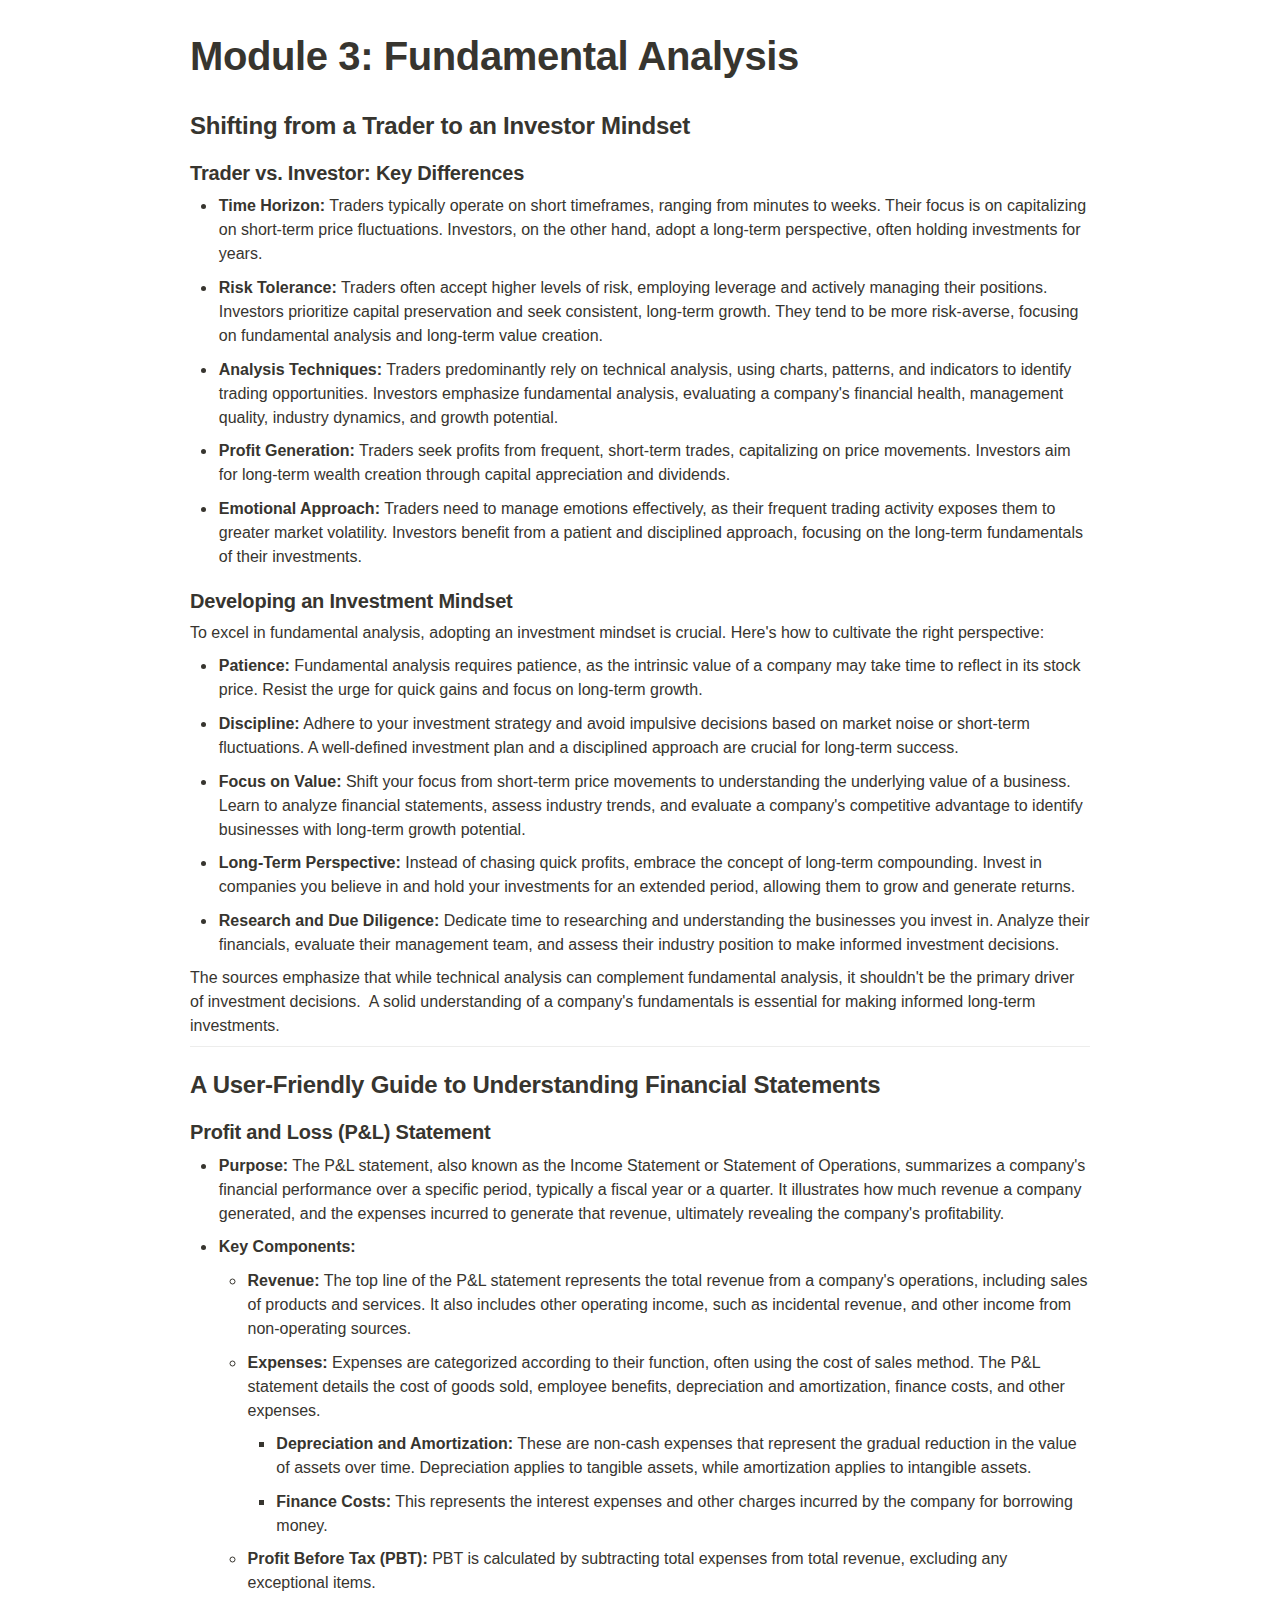
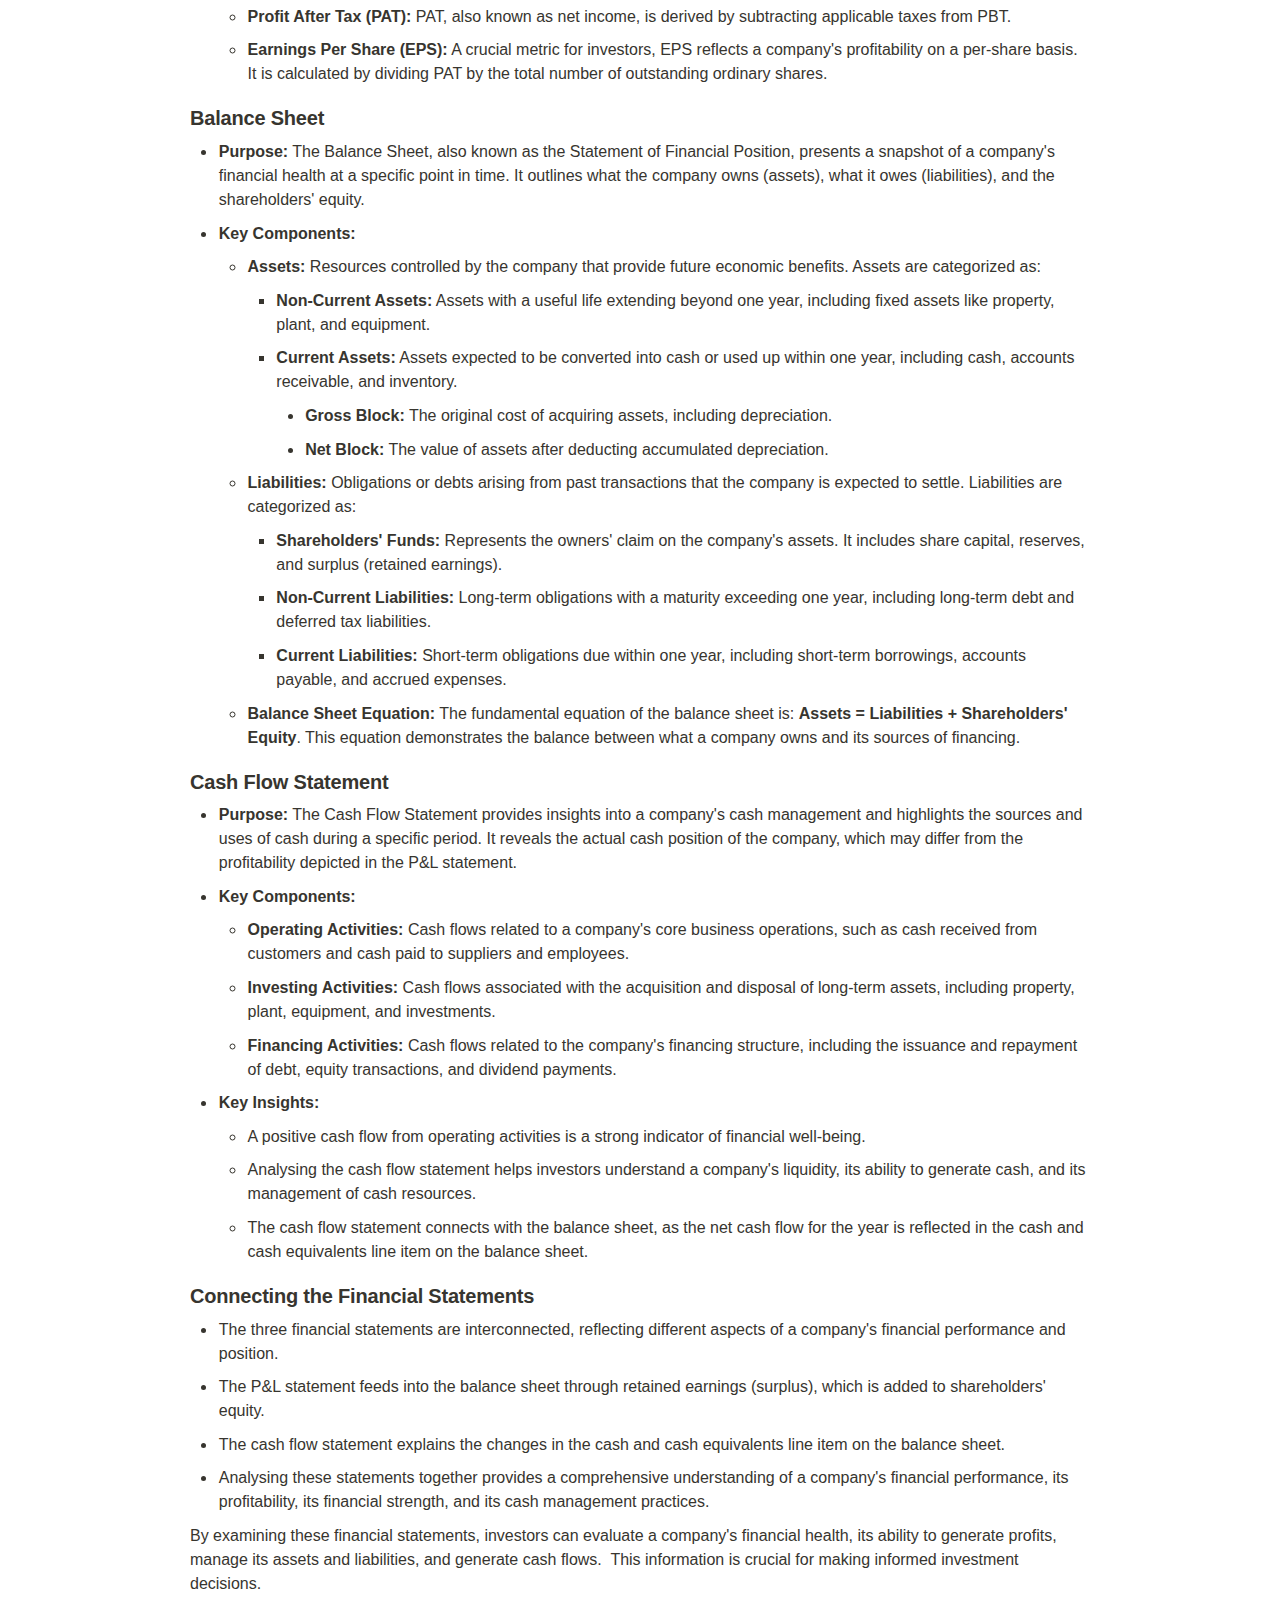
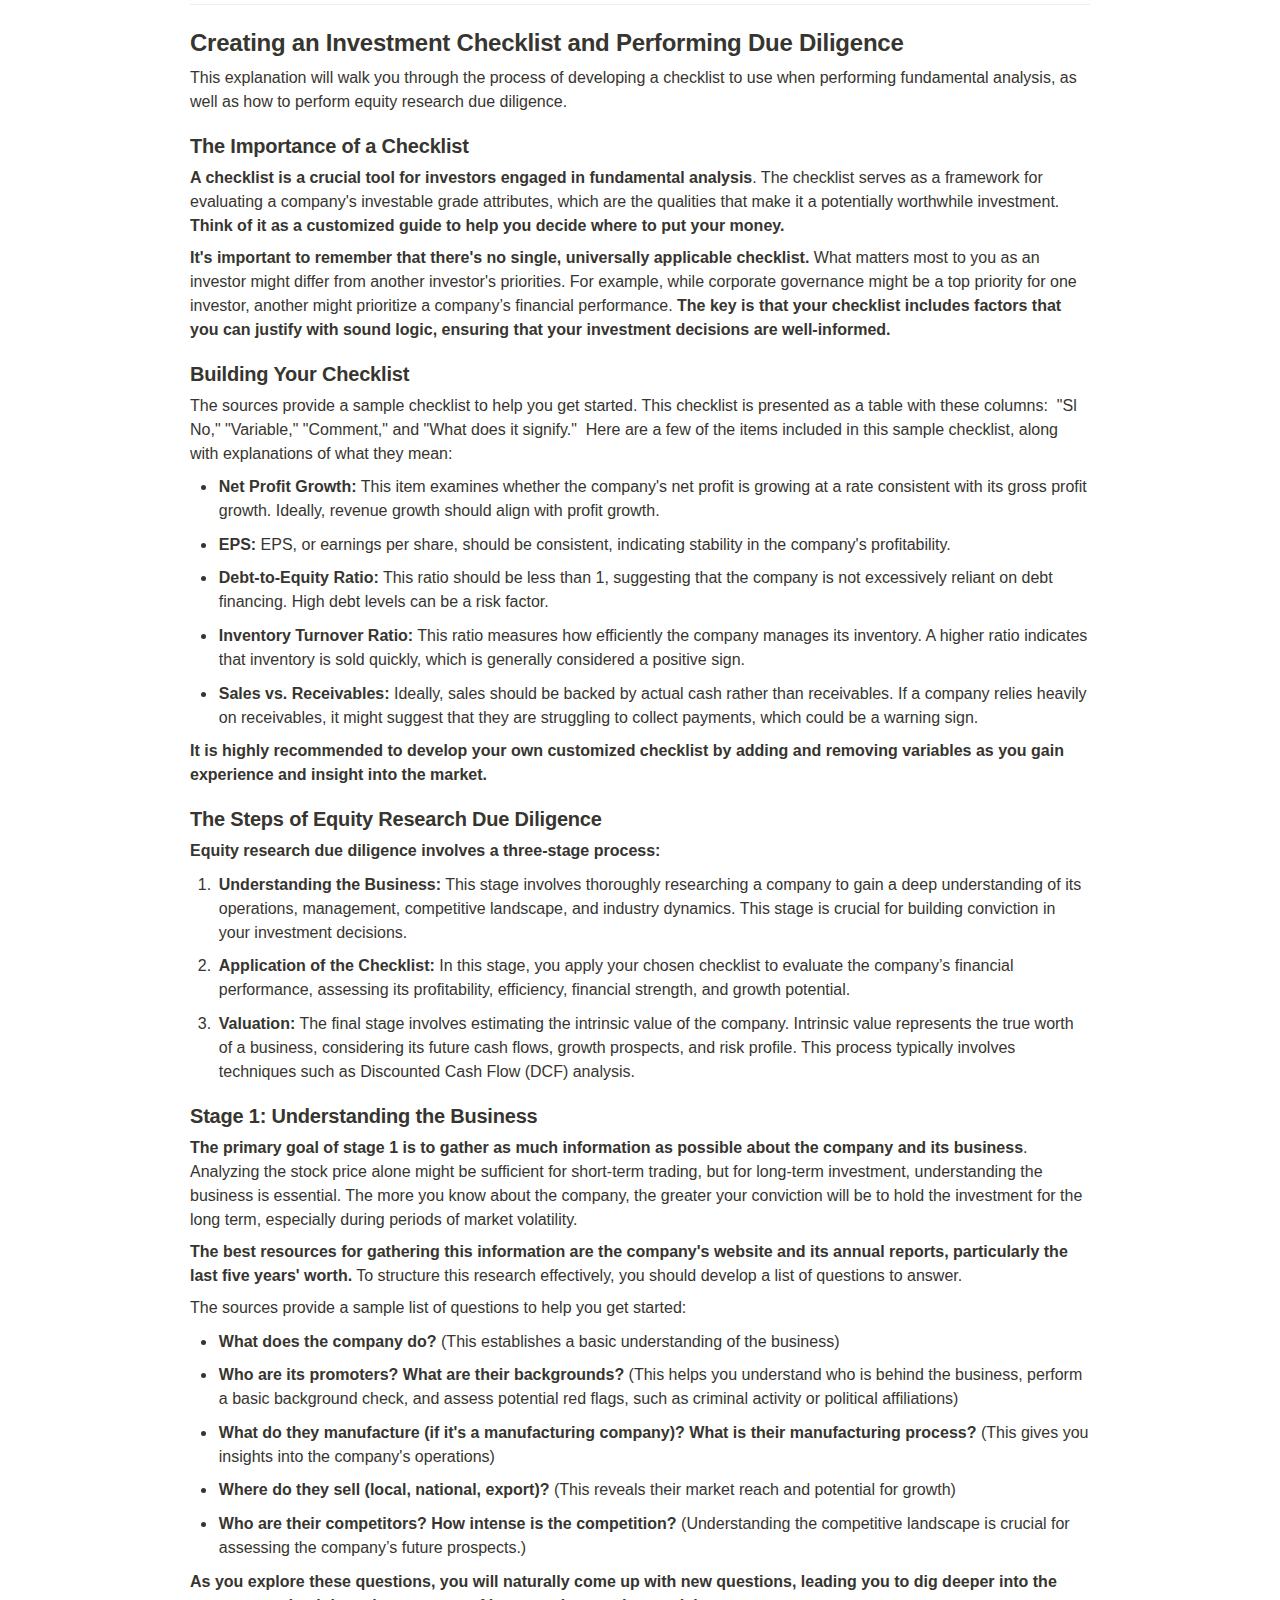
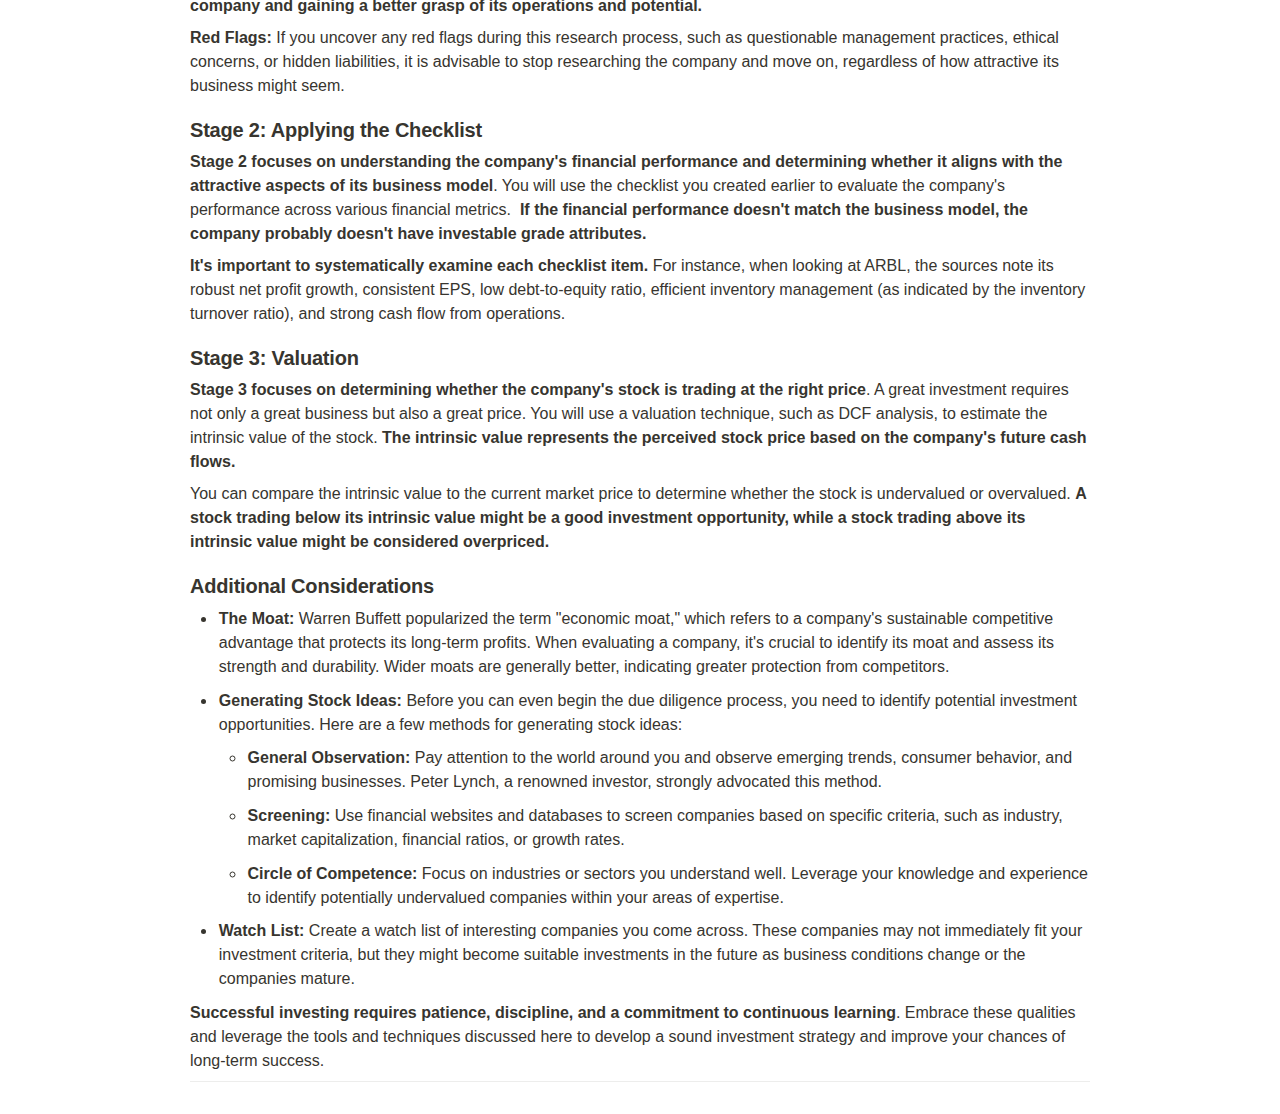
<file: Module 3 Fundamental Analysis.html>
<html><head><meta http-equiv="Content-Type" content="text/html; charset=utf-8"/><title>Module 3: Fundamental Analysis</title><style>
/* cspell:disable-file */
/* webkit printing magic: print all background colors */
html {
	-webkit-print-color-adjust: exact;
}
* {
	box-sizing: border-box;
	-webkit-print-color-adjust: exact;
}

html,
body {
	margin: 0;
	padding: 0;
}
@media only screen {
	body {
		margin: 2em auto;
		max-width: 900px;
		color: rgb(55, 53, 47);
	}
}

body {
	line-height: 1.5;
	white-space: pre-wrap;
}

a,
a.visited {
	color: inherit;
	text-decoration: underline;
}

.pdf-relative-link-path {
	font-size: 80%;
	color: #444;
}

h1,
h2,
h3 {
	letter-spacing: -0.01em;
	line-height: 1.2;
	font-weight: 600;
	margin-bottom: 0;
}

.page-title {
	font-size: 2.5rem;
	font-weight: 700;
	margin-top: 0;
	margin-bottom: 0.75em;
}

h1 {
	font-size: 1.875rem;
	margin-top: 1.875rem;
}

h2 {
	font-size: 1.5rem;
	margin-top: 1.5rem;
}

h3 {
	font-size: 1.25rem;
	margin-top: 1.25rem;
}

.source {
	border: 1px solid #ddd;
	border-radius: 3px;
	padding: 1.5em;
	word-break: break-all;
}

.callout {
	border-radius: 3px;
	padding: 1rem;
}

figure {
	margin: 1.25em 0;
	page-break-inside: avoid;
}

figcaption {
	opacity: 0.5;
	font-size: 85%;
	margin-top: 0.5em;
}

mark {
	background-color: transparent;
}

.indented {
	padding-left: 1.5em;
}

hr {
	background: transparent;
	display: block;
	width: 100%;
	height: 1px;
	visibility: visible;
	border: none;
	border-bottom: 1px solid rgba(55, 53, 47, 0.09);
}

img {
	max-width: 100%;
}

@media only print {
	img {
		max-height: 100vh;
		object-fit: contain;
	}
}

@page {
	margin: 1in;
}

.collection-content {
	font-size: 0.875rem;
}

.column-list {
	display: flex;
	justify-content: space-between;
}

.column {
	padding: 0 1em;
}

.column:first-child {
	padding-left: 0;
}

.column:last-child {
	padding-right: 0;
}

.table_of_contents-item {
	display: block;
	font-size: 0.875rem;
	line-height: 1.3;
	padding: 0.125rem;
}

.table_of_contents-indent-1 {
	margin-left: 1.5rem;
}

.table_of_contents-indent-2 {
	margin-left: 3rem;
}

.table_of_contents-indent-3 {
	margin-left: 4.5rem;
}

.table_of_contents-link {
	text-decoration: none;
	opacity: 0.7;
	border-bottom: 1px solid rgba(55, 53, 47, 0.18);
}

table,
th,
td {
	border: 1px solid rgba(55, 53, 47, 0.09);
	border-collapse: collapse;
}

table {
	border-left: none;
	border-right: none;
}

th,
td {
	font-weight: normal;
	padding: 0.25em 0.5em;
	line-height: 1.5;
	min-height: 1.5em;
	text-align: left;
}

th {
	color: rgba(55, 53, 47, 0.6);
}

ol,
ul {
	margin: 0;
	margin-block-start: 0.6em;
	margin-block-end: 0.6em;
}

li > ol:first-child,
li > ul:first-child {
	margin-block-start: 0.6em;
}

ul > li {
	list-style: disc;
}

ul.to-do-list {
	padding-inline-start: 0;
}

ul.to-do-list > li {
	list-style: none;
}

.to-do-children-checked {
	text-decoration: line-through;
	opacity: 0.375;
}

ul.toggle > li {
	list-style: none;
}

ul {
	padding-inline-start: 1.7em;
}

ul > li {
	padding-left: 0.1em;
}

ol {
	padding-inline-start: 1.6em;
}

ol > li {
	padding-left: 0.2em;
}

.mono ol {
	padding-inline-start: 2em;
}

.mono ol > li {
	text-indent: -0.4em;
}

.toggle {
	padding-inline-start: 0em;
	list-style-type: none;
}

/* Indent toggle children */
.toggle > li > details {
	padding-left: 1.7em;
}

.toggle > li > details > summary {
	margin-left: -1.1em;
}

.selected-value {
	display: inline-block;
	padding: 0 0.5em;
	background: rgba(206, 205, 202, 0.5);
	border-radius: 3px;
	margin-right: 0.5em;
	margin-top: 0.3em;
	margin-bottom: 0.3em;
	white-space: nowrap;
}

.collection-title {
	display: inline-block;
	margin-right: 1em;
}

.page-description {
    margin-bottom: 2em;
}

.simple-table {
	margin-top: 1em;
	font-size: 0.875rem;
	empty-cells: show;
}
.simple-table td {
	height: 29px;
	min-width: 120px;
}

.simple-table th {
	height: 29px;
	min-width: 120px;
}

.simple-table-header-color {
	background: rgb(247, 246, 243);
	color: black;
}
.simple-table-header {
	font-weight: 500;
}

time {
	opacity: 0.5;
}

.icon {
	display: inline-block;
	max-width: 1.2em;
	max-height: 1.2em;
	text-decoration: none;
	vertical-align: text-bottom;
	margin-right: 0.5em;
}

img.icon {
	border-radius: 3px;
}

.user-icon {
	width: 1.5em;
	height: 1.5em;
	border-radius: 100%;
	margin-right: 0.5rem;
}

.user-icon-inner {
	font-size: 0.8em;
}

.text-icon {
	border: 1px solid #000;
	text-align: center;
}

.page-cover-image {
	display: block;
	object-fit: cover;
	width: 100%;
	max-height: 30vh;
}

.page-header-icon {
	font-size: 3rem;
	margin-bottom: 1rem;
}

.page-header-icon-with-cover {
	margin-top: -0.72em;
	margin-left: 0.07em;
}

.page-header-icon img {
	border-radius: 3px;
}

.link-to-page {
	margin: 1em 0;
	padding: 0;
	border: none;
	font-weight: 500;
}

p > .user {
	opacity: 0.5;
}

td > .user,
td > time {
	white-space: nowrap;
}

input[type="checkbox"] {
	transform: scale(1.5);
	margin-right: 0.6em;
	vertical-align: middle;
}

p {
	margin-top: 0.5em;
	margin-bottom: 0.5em;
}

.image {
	border: none;
	margin: 1.5em 0;
	padding: 0;
	border-radius: 0;
	text-align: center;
}

.code,
code {
	background: rgba(135, 131, 120, 0.15);
	border-radius: 3px;
	padding: 0.2em 0.4em;
	border-radius: 3px;
	font-size: 85%;
	tab-size: 2;
}

code {
	color: #eb5757;
}

.code {
	padding: 1.5em 1em;
}

.code-wrap {
	white-space: pre-wrap;
	word-break: break-all;
}

.code > code {
	background: none;
	padding: 0;
	font-size: 100%;
	color: inherit;
}

blockquote {
	font-size: 1.25em;
	margin: 1em 0;
	padding-left: 1em;
	border-left: 3px solid rgb(55, 53, 47);
}

.bookmark {
	text-decoration: none;
	max-height: 8em;
	padding: 0;
	display: flex;
	width: 100%;
	align-items: stretch;
}

.bookmark-title {
	font-size: 0.85em;
	overflow: hidden;
	text-overflow: ellipsis;
	height: 1.75em;
	white-space: nowrap;
}

.bookmark-text {
	display: flex;
	flex-direction: column;
}

.bookmark-info {
	flex: 4 1 180px;
	padding: 12px 14px 14px;
	display: flex;
	flex-direction: column;
	justify-content: space-between;
}

.bookmark-image {
	width: 33%;
	flex: 1 1 180px;
	display: block;
	position: relative;
	object-fit: cover;
	border-radius: 1px;
}

.bookmark-description {
	color: rgba(55, 53, 47, 0.6);
	font-size: 0.75em;
	overflow: hidden;
	max-height: 4.5em;
	word-break: break-word;
}

.bookmark-href {
	font-size: 0.75em;
	margin-top: 0.25em;
}

.sans { font-family: ui-sans-serif, -apple-system, BlinkMacSystemFont, "Segoe UI Variable Display", "Segoe UI", Helvetica, "Apple Color Emoji", Arial, sans-serif, "Segoe UI Emoji", "Segoe UI Symbol"; }
.code { font-family: "SFMono-Regular", Menlo, Consolas, "PT Mono", "Liberation Mono", Courier, monospace; }
.serif { font-family: Lyon-Text, Georgia, ui-serif, serif; }
.mono { font-family: iawriter-mono, Nitti, Menlo, Courier, monospace; }
.pdf .sans { font-family: Inter, ui-sans-serif, -apple-system, BlinkMacSystemFont, "Segoe UI Variable Display", "Segoe UI", Helvetica, "Apple Color Emoji", Arial, sans-serif, "Segoe UI Emoji", "Segoe UI Symbol", 'Twemoji', 'Noto Color Emoji', 'Noto Sans CJK JP'; }
.pdf:lang(zh-CN) .sans { font-family: Inter, ui-sans-serif, -apple-system, BlinkMacSystemFont, "Segoe UI Variable Display", "Segoe UI", Helvetica, "Apple Color Emoji", Arial, sans-serif, "Segoe UI Emoji", "Segoe UI Symbol", 'Twemoji', 'Noto Color Emoji', 'Noto Sans CJK SC'; }
.pdf:lang(zh-TW) .sans { font-family: Inter, ui-sans-serif, -apple-system, BlinkMacSystemFont, "Segoe UI Variable Display", "Segoe UI", Helvetica, "Apple Color Emoji", Arial, sans-serif, "Segoe UI Emoji", "Segoe UI Symbol", 'Twemoji', 'Noto Color Emoji', 'Noto Sans CJK TC'; }
.pdf:lang(ko-KR) .sans { font-family: Inter, ui-sans-serif, -apple-system, BlinkMacSystemFont, "Segoe UI Variable Display", "Segoe UI", Helvetica, "Apple Color Emoji", Arial, sans-serif, "Segoe UI Emoji", "Segoe UI Symbol", 'Twemoji', 'Noto Color Emoji', 'Noto Sans CJK KR'; }
.pdf .code { font-family: Source Code Pro, "SFMono-Regular", Menlo, Consolas, "PT Mono", "Liberation Mono", Courier, monospace, 'Twemoji', 'Noto Color Emoji', 'Noto Sans Mono CJK JP'; }
.pdf:lang(zh-CN) .code { font-family: Source Code Pro, "SFMono-Regular", Menlo, Consolas, "PT Mono", "Liberation Mono", Courier, monospace, 'Twemoji', 'Noto Color Emoji', 'Noto Sans Mono CJK SC'; }
.pdf:lang(zh-TW) .code { font-family: Source Code Pro, "SFMono-Regular", Menlo, Consolas, "PT Mono", "Liberation Mono", Courier, monospace, 'Twemoji', 'Noto Color Emoji', 'Noto Sans Mono CJK TC'; }
.pdf:lang(ko-KR) .code { font-family: Source Code Pro, "SFMono-Regular", Menlo, Consolas, "PT Mono", "Liberation Mono", Courier, monospace, 'Twemoji', 'Noto Color Emoji', 'Noto Sans Mono CJK KR'; }
.pdf .serif { font-family: PT Serif, Lyon-Text, Georgia, ui-serif, serif, 'Twemoji', 'Noto Color Emoji', 'Noto Serif CJK JP'; }
.pdf:lang(zh-CN) .serif { font-family: PT Serif, Lyon-Text, Georgia, ui-serif, serif, 'Twemoji', 'Noto Color Emoji', 'Noto Serif CJK SC'; }
.pdf:lang(zh-TW) .serif { font-family: PT Serif, Lyon-Text, Georgia, ui-serif, serif, 'Twemoji', 'Noto Color Emoji', 'Noto Serif CJK TC'; }
.pdf:lang(ko-KR) .serif { font-family: PT Serif, Lyon-Text, Georgia, ui-serif, serif, 'Twemoji', 'Noto Color Emoji', 'Noto Serif CJK KR'; }
.pdf .mono { font-family: PT Mono, iawriter-mono, Nitti, Menlo, Courier, monospace, 'Twemoji', 'Noto Color Emoji', 'Noto Sans Mono CJK JP'; }
.pdf:lang(zh-CN) .mono { font-family: PT Mono, iawriter-mono, Nitti, Menlo, Courier, monospace, 'Twemoji', 'Noto Color Emoji', 'Noto Sans Mono CJK SC'; }
.pdf:lang(zh-TW) .mono { font-family: PT Mono, iawriter-mono, Nitti, Menlo, Courier, monospace, 'Twemoji', 'Noto Color Emoji', 'Noto Sans Mono CJK TC'; }
.pdf:lang(ko-KR) .mono { font-family: PT Mono, iawriter-mono, Nitti, Menlo, Courier, monospace, 'Twemoji', 'Noto Color Emoji', 'Noto Sans Mono CJK KR'; }
.highlight-default {
	color: rgba(55, 53, 47, 1);
}
.highlight-gray {
	color: rgba(120, 119, 116, 1);
	fill: rgba(120, 119, 116, 1);
}
.highlight-brown {
	color: rgba(159, 107, 83, 1);
	fill: rgba(159, 107, 83, 1);
}
.highlight-orange {
	color: rgba(217, 115, 13, 1);
	fill: rgba(217, 115, 13, 1);
}
.highlight-yellow {
	color: rgba(203, 145, 47, 1);
	fill: rgba(203, 145, 47, 1);
}
.highlight-teal {
	color: rgba(68, 131, 97, 1);
	fill: rgba(68, 131, 97, 1);
}
.highlight-blue {
	color: rgba(51, 126, 169, 1);
	fill: rgba(51, 126, 169, 1);
}
.highlight-purple {
	color: rgba(144, 101, 176, 1);
	fill: rgba(144, 101, 176, 1);
}
.highlight-pink {
	color: rgba(193, 76, 138, 1);
	fill: rgba(193, 76, 138, 1);
}
.highlight-red {
	color: rgba(212, 76, 71, 1);
	fill: rgba(212, 76, 71, 1);
}
.highlight-default_background {
	color: rgba(55, 53, 47, 1);
}
.highlight-gray_background {
	background: rgba(241, 241, 239, 1);
}
.highlight-brown_background {
	background: rgba(244, 238, 238, 1);
}
.highlight-orange_background {
	background: rgba(251, 236, 221, 1);
}
.highlight-yellow_background {
	background: rgba(251, 243, 219, 1);
}
.highlight-teal_background {
	background: rgba(237, 243, 236, 1);
}
.highlight-blue_background {
	background: rgba(231, 243, 248, 1);
}
.highlight-purple_background {
	background: rgba(244, 240, 247, 0.8);
}
.highlight-pink_background {
	background: rgba(249, 238, 243, 0.8);
}
.highlight-red_background {
	background: rgba(253, 235, 236, 1);
}
.block-color-default {
	color: inherit;
	fill: inherit;
}
.block-color-gray {
	color: rgba(120, 119, 116, 1);
	fill: rgba(120, 119, 116, 1);
}
.block-color-brown {
	color: rgba(159, 107, 83, 1);
	fill: rgba(159, 107, 83, 1);
}
.block-color-orange {
	color: rgba(217, 115, 13, 1);
	fill: rgba(217, 115, 13, 1);
}
.block-color-yellow {
	color: rgba(203, 145, 47, 1);
	fill: rgba(203, 145, 47, 1);
}
.block-color-teal {
	color: rgba(68, 131, 97, 1);
	fill: rgba(68, 131, 97, 1);
}
.block-color-blue {
	color: rgba(51, 126, 169, 1);
	fill: rgba(51, 126, 169, 1);
}
.block-color-purple {
	color: rgba(144, 101, 176, 1);
	fill: rgba(144, 101, 176, 1);
}
.block-color-pink {
	color: rgba(193, 76, 138, 1);
	fill: rgba(193, 76, 138, 1);
}
.block-color-red {
	color: rgba(212, 76, 71, 1);
	fill: rgba(212, 76, 71, 1);
}
.block-color-default_background {
	color: inherit;
	fill: inherit;
}
.block-color-gray_background {
	background: rgba(241, 241, 239, 1);
}
.block-color-brown_background {
	background: rgba(244, 238, 238, 1);
}
.block-color-orange_background {
	background: rgba(251, 236, 221, 1);
}
.block-color-yellow_background {
	background: rgba(251, 243, 219, 1);
}
.block-color-teal_background {
	background: rgba(237, 243, 236, 1);
}
.block-color-blue_background {
	background: rgba(231, 243, 248, 1);
}
.block-color-purple_background {
	background: rgba(244, 240, 247, 0.8);
}
.block-color-pink_background {
	background: rgba(249, 238, 243, 0.8);
}
.block-color-red_background {
	background: rgba(253, 235, 236, 1);
}
.select-value-color-uiBlue { background-color: rgba(35, 131, 226, .07); }
.select-value-color-pink { background-color: rgba(245, 224, 233, 1); }
.select-value-color-purple { background-color: rgba(232, 222, 238, 1); }
.select-value-color-green { background-color: rgba(219, 237, 219, 1); }
.select-value-color-gray { background-color: rgba(227, 226, 224, 1); }
.select-value-color-transparentGray { background-color: rgba(227, 226, 224, 0); }
.select-value-color-translucentGray { background-color: rgba(0, 0, 0, 0.06); }
.select-value-color-orange { background-color: rgba(250, 222, 201, 1); }
.select-value-color-brown { background-color: rgba(238, 224, 218, 1); }
.select-value-color-red { background-color: rgba(255, 226, 221, 1); }
.select-value-color-yellow { background-color: rgba(253, 236, 200, 1); }
.select-value-color-blue { background-color: rgba(211, 229, 239, 1); }
.select-value-color-pageGlass { background-color: undefined; }
.select-value-color-washGlass { background-color: undefined; }

.checkbox {
	display: inline-flex;
	vertical-align: text-bottom;
	width: 16;
	height: 16;
	background-size: 16px;
	margin-left: 2px;
	margin-right: 5px;
}

.checkbox-on {
	background-image: url("data:image/svg+xml;charset=UTF-8,%3Csvg%20width%3D%2216%22%20height%3D%2216%22%20viewBox%3D%220%200%2016%2016%22%20fill%3D%22none%22%20xmlns%3D%22http%3A%2F%2Fwww.w3.org%2F2000%2Fsvg%22%3E%0A%3Crect%20width%3D%2216%22%20height%3D%2216%22%20fill%3D%22%2358A9D7%22%2F%3E%0A%3Cpath%20d%3D%22M6.71429%2012.2852L14%204.9995L12.7143%203.71436L6.71429%209.71378L3.28571%206.2831L2%207.57092L6.71429%2012.2852Z%22%20fill%3D%22white%22%2F%3E%0A%3C%2Fsvg%3E");
}

.checkbox-off {
	background-image: url("data:image/svg+xml;charset=UTF-8,%3Csvg%20width%3D%2216%22%20height%3D%2216%22%20viewBox%3D%220%200%2016%2016%22%20fill%3D%22none%22%20xmlns%3D%22http%3A%2F%2Fwww.w3.org%2F2000%2Fsvg%22%3E%0A%3Crect%20x%3D%220.75%22%20y%3D%220.75%22%20width%3D%2214.5%22%20height%3D%2214.5%22%20fill%3D%22white%22%20stroke%3D%22%2336352F%22%20stroke-width%3D%221.5%22%2F%3E%0A%3C%2Fsvg%3E");
}
	
</style></head><body><article id="14e84369-c8cb-8150-bf0d-cb51d3e95bb0" class="page sans"><header><h1 class="page-title">Module 3: Fundamental Analysis</h1><p class="page-description"></p></header><div class="page-body"><h2 id="14e84369-c8cb-8190-903a-e4f57e5a1e6d" class="">Shifting from a Trader to an Investor Mindset</h2><h3 id="14e84369-c8cb-81f1-8212-f4fbc16ed79c" class="">Trader vs. Investor: Key Differences</h3><ul id="14e84369-c8cb-81c3-8d97-cc9a78e0c45e" class="bulleted-list"><li style="list-style-type:disc"><strong>Time Horizon:</strong> Traders typically operate on short timeframes, ranging from minutes to weeks. Their focus is on capitalizing on short-term price fluctuations. Investors, on the other hand, adopt a long-term perspective, often holding investments for years.</li></ul><ul id="14e84369-c8cb-819b-839c-e1e5f3fc34d9" class="bulleted-list"><li style="list-style-type:disc"><strong>Risk Tolerance:</strong> Traders often accept higher levels of risk, employing leverage and actively managing their positions. Investors prioritize capital preservation and seek consistent, long-term growth. They tend to be more risk-averse, focusing on fundamental analysis and long-term value creation.</li></ul><ul id="14e84369-c8cb-8180-9e42-d89132433e1c" class="bulleted-list"><li style="list-style-type:disc"><strong>Analysis Techniques:</strong> Traders predominantly rely on technical analysis, using charts, patterns, and indicators to identify trading opportunities. Investors emphasize fundamental analysis, evaluating a company&#x27;s financial health, management quality, industry dynamics, and growth potential.</li></ul><ul id="14e84369-c8cb-81e4-88c2-f9b1c18beb60" class="bulleted-list"><li style="list-style-type:disc"><strong>Profit Generation:</strong> Traders seek profits from frequent, short-term trades, capitalizing on price movements. Investors aim for long-term wealth creation through capital appreciation and dividends.</li></ul><ul id="14e84369-c8cb-810a-983b-e671fd58aac4" class="bulleted-list"><li style="list-style-type:disc"><strong>Emotional Approach:</strong> Traders need to manage emotions effectively, as their frequent trading activity exposes them to greater market volatility. Investors benefit from a patient and disciplined approach, focusing on the long-term fundamentals of their investments.</li></ul><h3 id="14e84369-c8cb-8141-9bd2-e78ebcecfe27" class="">Developing an Investment Mindset</h3><p id="14e84369-c8cb-81ab-bff7-d1d9daa26be3" class="">To excel in fundamental analysis, adopting an investment mindset is crucial. Here&#x27;s how to cultivate the right perspective:</p><ul id="14e84369-c8cb-814c-8d0d-e54bf3190df5" class="bulleted-list"><li style="list-style-type:disc"><strong>Patience:</strong> Fundamental analysis requires patience, as the intrinsic value of a company may take time to reflect in its stock price. Resist the urge for quick gains and focus on long-term growth.</li></ul><ul id="14e84369-c8cb-81cf-92a6-cf368f9cb4e7" class="bulleted-list"><li style="list-style-type:disc"><strong>Discipline:</strong> Adhere to your investment strategy and avoid impulsive decisions based on market noise or short-term fluctuations. A well-defined investment plan and a disciplined approach are crucial for long-term success.</li></ul><ul id="14e84369-c8cb-8179-814e-c3c498342d30" class="bulleted-list"><li style="list-style-type:disc"><strong>Focus on Value:</strong> Shift your focus from short-term price movements to understanding the underlying value of a business. Learn to analyze financial statements, assess industry trends, and evaluate a company&#x27;s competitive advantage to identify businesses with long-term growth potential.</li></ul><ul id="14e84369-c8cb-81d3-8ace-f853b6801f86" class="bulleted-list"><li style="list-style-type:disc"><strong>Long-Term Perspective:</strong> Instead of chasing quick profits, embrace the concept of long-term compounding. Invest in companies you believe in and hold your investments for an extended period, allowing them to grow and generate returns.</li></ul><ul id="14e84369-c8cb-81ac-89eb-e949c0e9b02a" class="bulleted-list"><li style="list-style-type:disc"><strong>Research and Due Diligence:</strong> Dedicate time to researching and understanding the businesses you invest in. Analyze their financials, evaluate their management team, and assess their industry position to make informed investment decisions.</li></ul><p id="14e84369-c8cb-8121-86e4-d6153549d2e0" class="">The sources emphasize that while technical analysis can complement fundamental analysis, it shouldn&#x27;t be the primary driver of investment decisions.  A solid understanding of a company&#x27;s fundamentals is essential for making informed long-term investments.</p><hr id="14e84369-c8cb-811f-950c-c0ccc61fef47"/><h2 id="14e84369-c8cb-812f-bbb2-db509e7281c4" class="">A User-Friendly Guide to Understanding Financial Statements</h2><h3 id="14e84369-c8cb-810f-b458-d6e9b4d1b90d" class=""><strong>Profit and Loss (P&amp;L) Statement</strong></h3><ul id="14e84369-c8cb-8101-af6a-c7a10bb05427" class="bulleted-list"><li style="list-style-type:disc"><strong>Purpose:</strong> The P&amp;L statement, also known as the Income Statement or Statement of Operations, summarizes a company&#x27;s financial performance over a specific period, typically a fiscal year or a quarter. It illustrates how much revenue a company generated, and the expenses incurred to generate that revenue, ultimately revealing the company&#x27;s profitability.</li></ul><ul id="14e84369-c8cb-813f-9644-c65c80064ead" class="bulleted-list"><li style="list-style-type:disc"><strong>Key Components:</strong><ul id="14e84369-c8cb-818f-a416-e6531948ee44" class="bulleted-list"><li style="list-style-type:circle"><strong>Revenue:</strong> The top line of the P&amp;L statement represents the total revenue from a company&#x27;s operations, including sales of products and services. It also includes other operating income, such as incidental revenue, and other income from non-operating sources.</li></ul><ul id="14e84369-c8cb-81df-87b8-d0165f21670f" class="bulleted-list"><li style="list-style-type:circle"><strong>Expenses:</strong> Expenses are categorized according to their function, often using the cost of sales method. The P&amp;L statement details the cost of goods sold, employee benefits, depreciation and amortization, finance costs, and other expenses.<ul id="14e84369-c8cb-8177-bda7-d5fb21bac6fc" class="bulleted-list"><li style="list-style-type:square"><strong>Depreciation and Amortization:</strong> These are non-cash expenses that represent the gradual reduction in the value of assets over time. Depreciation applies to tangible assets, while amortization applies to intangible assets.</li></ul><ul id="14e84369-c8cb-816b-9403-c360692b04b1" class="bulleted-list"><li style="list-style-type:square"><strong>Finance Costs:</strong> This represents the interest expenses and other charges incurred by the company for borrowing money.</li></ul></li></ul><ul id="14e84369-c8cb-818c-9208-caad9463f368" class="bulleted-list"><li style="list-style-type:circle"><strong>Profit Before Tax (PBT):</strong> PBT is calculated by subtracting total expenses from total revenue, excluding any exceptional items.</li></ul><ul id="14e84369-c8cb-816b-a7f1-eb9395d40643" class="bulleted-list"><li style="list-style-type:circle"><strong>Profit After Tax (PAT):</strong> PAT, also known as net income, is derived by subtracting applicable taxes from PBT.</li></ul><ul id="14e84369-c8cb-810d-9795-c19a300c284e" class="bulleted-list"><li style="list-style-type:circle"><strong>Earnings Per Share (EPS):</strong> A crucial metric for investors, EPS reflects a company&#x27;s profitability on a per-share basis. It is calculated by dividing PAT by the total number of outstanding ordinary shares.</li></ul></li></ul><h3 id="14e84369-c8cb-81a6-855d-d2cc4df0730a" class=""><strong>Balance Sheet</strong></h3><ul id="14e84369-c8cb-8107-ba7c-f7c09a9d71a4" class="bulleted-list"><li style="list-style-type:disc"><strong>Purpose:</strong> The Balance Sheet, also known as the Statement of Financial Position, presents a snapshot of a company&#x27;s financial health at a specific point in time. It outlines what the company owns (assets), what it owes (liabilities), and the shareholders&#x27; equity.</li></ul><ul id="14e84369-c8cb-81a4-9145-ec78f7b5b370" class="bulleted-list"><li style="list-style-type:disc"><strong>Key Components:</strong><ul id="14e84369-c8cb-8199-9d40-fa453467e08a" class="bulleted-list"><li style="list-style-type:circle"><strong>Assets:</strong> Resources controlled by the company that provide future economic benefits. Assets are categorized as:<ul id="14e84369-c8cb-814d-a25a-cdc65c9f4e91" class="bulleted-list"><li style="list-style-type:square"><strong>Non-Current Assets:</strong> Assets with a useful life extending beyond one year, including fixed assets like property, plant, and equipment.</li></ul><ul id="14e84369-c8cb-81b9-a8d4-f067c63aeb24" class="bulleted-list"><li style="list-style-type:square"><strong>Current Assets:</strong> Assets expected to be converted into cash or used up within one year, including cash, accounts receivable, and inventory.<ul id="14e84369-c8cb-8132-8bbd-dfacb65ceae1" class="bulleted-list"><li style="list-style-type:disc"><strong>Gross Block:</strong> The original cost of acquiring assets, including depreciation.</li></ul><ul id="14e84369-c8cb-8135-880c-d01acce375a0" class="bulleted-list"><li style="list-style-type:disc"><strong>Net Block:</strong> The value of assets after deducting accumulated depreciation.</li></ul></li></ul></li></ul><ul id="14e84369-c8cb-81e4-97e2-d1ea6aa6cc0e" class="bulleted-list"><li style="list-style-type:circle"><strong>Liabilities:</strong> Obligations or debts arising from past transactions that the company is expected to settle. Liabilities are categorized as:<ul id="14e84369-c8cb-8168-86b5-f8039c4aaa36" class="bulleted-list"><li style="list-style-type:square"><strong>Shareholders&#x27; Funds:</strong> Represents the owners&#x27; claim on the company&#x27;s assets. It includes share capital, reserves, and surplus (retained earnings).</li></ul><ul id="14e84369-c8cb-8100-ae66-cc9a8ee7b038" class="bulleted-list"><li style="list-style-type:square"><strong>Non-Current Liabilities:</strong> Long-term obligations with a maturity exceeding one year, including long-term debt and deferred tax liabilities.</li></ul><ul id="14e84369-c8cb-817a-a43a-da4a47047757" class="bulleted-list"><li style="list-style-type:square"><strong>Current Liabilities:</strong> Short-term obligations due within one year, including short-term borrowings, accounts payable, and accrued expenses.</li></ul></li></ul><ul id="14e84369-c8cb-817b-9aa0-e23876c0b103" class="bulleted-list"><li style="list-style-type:circle"><strong>Balance Sheet Equation:</strong> The fundamental equation of the balance sheet is: <strong>Assets = Liabilities + Shareholders&#x27; Equity</strong>. This equation demonstrates the balance between what a company owns and its sources of financing.</li></ul></li></ul><h3 id="14e84369-c8cb-81d1-ba1a-d3590ffc67de" class=""><strong>Cash Flow Statement</strong></h3><ul id="14e84369-c8cb-81eb-80ef-da2b4a58b001" class="bulleted-list"><li style="list-style-type:disc"><strong>Purpose:</strong> The Cash Flow Statement provides insights into a company&#x27;s cash management and highlights the sources and uses of cash during a specific period. It reveals the actual cash position of the company, which may differ from the profitability depicted in the P&amp;L statement.</li></ul><ul id="14e84369-c8cb-81f3-8f3d-daaacba72653" class="bulleted-list"><li style="list-style-type:disc"><strong>Key Components:</strong><ul id="14e84369-c8cb-813f-89c9-d23617aa7085" class="bulleted-list"><li style="list-style-type:circle"><strong>Operating Activities:</strong> Cash flows related to a company&#x27;s core business operations, such as cash received from customers and cash paid to suppliers and employees.</li></ul><ul id="14e84369-c8cb-81bc-b424-eeff2f307c6d" class="bulleted-list"><li style="list-style-type:circle"><strong>Investing Activities:</strong> Cash flows associated with the acquisition and disposal of long-term assets, including property, plant, equipment, and investments.</li></ul><ul id="14e84369-c8cb-818d-88cb-c3aa2b6bebba" class="bulleted-list"><li style="list-style-type:circle"><strong>Financing Activities:</strong> Cash flows related to the company&#x27;s financing structure, including the issuance and repayment of debt, equity transactions, and dividend payments.</li></ul></li></ul><ul id="14e84369-c8cb-8155-b964-f3ca11be3429" class="bulleted-list"><li style="list-style-type:disc"><strong>Key Insights:</strong><ul id="14e84369-c8cb-8162-a058-c9b9fa57e5ab" class="bulleted-list"><li style="list-style-type:circle">A positive cash flow from operating activities is a strong indicator of financial well-being.</li></ul><ul id="14e84369-c8cb-81fb-ba0f-f06ea67b71d8" class="bulleted-list"><li style="list-style-type:circle">Analysing the cash flow statement helps investors understand a company&#x27;s liquidity, its ability to generate cash, and its management of cash resources.</li></ul><ul id="14e84369-c8cb-81a4-9cf8-c42c183a1f13" class="bulleted-list"><li style="list-style-type:circle">The cash flow statement connects with the balance sheet, as the net cash flow for the year is reflected in the cash and cash equivalents line item on the balance sheet.</li></ul></li></ul><h3 id="14e84369-c8cb-81a2-a456-cc7c5d6b52c1" class=""><strong>Connecting the Financial Statements</strong></h3><ul id="14e84369-c8cb-8152-8ea4-c213ec1aae27" class="bulleted-list"><li style="list-style-type:disc">The three financial statements are interconnected, reflecting different aspects of a company&#x27;s financial performance and position.</li></ul><ul id="14e84369-c8cb-816b-8d5d-c36c32e71f99" class="bulleted-list"><li style="list-style-type:disc">The P&amp;L statement feeds into the balance sheet through retained earnings (surplus), which is added to shareholders&#x27; equity.</li></ul><ul id="14e84369-c8cb-815a-9e80-ddb217bd9cad" class="bulleted-list"><li style="list-style-type:disc">The cash flow statement explains the changes in the cash and cash equivalents line item on the balance sheet.</li></ul><ul id="14e84369-c8cb-8140-b4a9-d0eb74aff0a4" class="bulleted-list"><li style="list-style-type:disc">Analysing these statements together provides a comprehensive understanding of a company&#x27;s financial performance, its profitability, its financial strength, and its cash management practices.</li></ul><p id="14e84369-c8cb-81c5-a1af-ceec90d496fc" class="">By examining these financial statements, investors can evaluate a company&#x27;s financial health, its ability to generate profits, manage its assets and liabilities, and generate cash flows.  This information is crucial for making informed investment decisions.</p><hr id="14e84369-c8cb-81b9-a965-cb4d50c76ff0"/><h2 id="14e84369-c8cb-8119-9e03-e8ffc7527951" class="">Creating an Investment Checklist and Performing Due Diligence</h2><p id="14e84369-c8cb-81be-8990-d16ddcaff066" class="">This explanation will walk you through the process of developing a checklist to use when performing fundamental analysis, as well as how to perform equity research due diligence.</p><h3 id="14e84369-c8cb-8156-9127-e2447a003019" class="">The Importance of a Checklist</h3><p id="14e84369-c8cb-8128-80b4-d54a0619fc63" class=""><strong>A checklist is a crucial tool for investors engaged in fundamental analysis</strong>. The checklist serves as a framework for evaluating a company&#x27;s investable grade attributes, which are the qualities that make it a potentially worthwhile investment. <strong>Think of it as a customized guide to help you decide where to put your money.</strong></p><p id="14e84369-c8cb-8152-9d2d-f24fe09224e3" class=""><strong>It&#x27;s important to remember that there&#x27;s no single, universally applicable checklist.</strong> What matters most to you as an investor might differ from another investor&#x27;s priorities. For example, while corporate governance might be a top priority for one investor, another might prioritize a company’s financial performance. <strong>The key is that your checklist includes factors that you can justify with sound logic, ensuring that your investment decisions are well-informed.</strong></p><h3 id="14e84369-c8cb-81ed-b42c-e986002fb972" class="">Building Your Checklist</h3><p id="14e84369-c8cb-81b1-a7c1-e0bbb89259d1" class="">The sources provide a sample checklist to help you get started. This checklist is presented as a table with these columns:  &quot;Sl No,&quot; &quot;Variable,&quot; &quot;Comment,&quot; and &quot;What does it signify.&quot;  Here are a few of the items included in this sample checklist, along with explanations of what they mean:</p><ul id="14e84369-c8cb-81f0-88da-f45758dbf4a0" class="bulleted-list"><li style="list-style-type:disc"><strong>Net Profit Growth:</strong> This item examines whether the company&#x27;s net profit is growing at a rate consistent with its gross profit growth. Ideally, revenue growth should align with profit growth.</li></ul><ul id="14e84369-c8cb-815d-883c-d3a1ada5c70f" class="bulleted-list"><li style="list-style-type:disc"><strong>EPS:</strong> EPS, or earnings per share, should be consistent, indicating stability in the company&#x27;s profitability.</li></ul><ul id="14e84369-c8cb-81a4-93e7-eea994b5152e" class="bulleted-list"><li style="list-style-type:disc"><strong>Debt-to-Equity Ratio:</strong> This ratio should be less than 1, suggesting that the company is not excessively reliant on debt financing. High debt levels can be a risk factor.</li></ul><ul id="14e84369-c8cb-81f9-9def-d8ea9e33073b" class="bulleted-list"><li style="list-style-type:disc"><strong>Inventory Turnover Ratio:</strong> This ratio measures how efficiently the company manages its inventory. A higher ratio indicates that inventory is sold quickly, which is generally considered a positive sign.</li></ul><ul id="14e84369-c8cb-819a-83fd-f96a72fb09eb" class="bulleted-list"><li style="list-style-type:disc"><strong>Sales vs. Receivables:</strong> Ideally, sales should be backed by actual cash rather than receivables. If a company relies heavily on receivables, it might suggest that they are struggling to collect payments, which could be a warning sign.</li></ul><p id="14e84369-c8cb-8106-a3b3-fb58503ec5ab" class=""><strong>It is highly recommended to develop your own customized checklist by adding and removing variables as you gain experience and insight into the market.</strong></p><h3 id="14e84369-c8cb-817d-9c2a-f2d9883006cf" class="">The Steps of Equity Research Due Diligence</h3><p id="14e84369-c8cb-810d-9999-e50c014f0ed7" class=""><strong>Equity research due diligence involves a three-stage process:</strong></p><ol type="1" id="14e84369-c8cb-818f-99a0-d979ac93e68b" class="numbered-list" start="1"><li><strong>Understanding the Business:</strong> This stage involves thoroughly researching a company to gain a deep understanding of its operations, management, competitive landscape, and industry dynamics. This stage is crucial for building conviction in your investment decisions.</li></ol><ol type="1" id="14e84369-c8cb-8161-8967-c4b8aa380268" class="numbered-list" start="2"><li><strong>Application of the Checklist:</strong> In this stage, you apply your chosen checklist to evaluate the company’s financial performance, assessing its profitability, efficiency, financial strength, and growth potential.</li></ol><ol type="1" id="14e84369-c8cb-81be-980e-fc68094f6979" class="numbered-list" start="3"><li><strong>Valuation:</strong> The final stage involves estimating the intrinsic value of the company. Intrinsic value represents the true worth of a business, considering its future cash flows, growth prospects, and risk profile. This process typically involves techniques such as Discounted Cash Flow (DCF) analysis.</li></ol><h3 id="14e84369-c8cb-8101-99d0-ca91b31aee41" class="">Stage 1: Understanding the Business</h3><p id="14e84369-c8cb-8164-9277-f4255c85f211" class=""><strong>The primary goal of stage 1 is to gather as much information as possible about the company and its business</strong>. Analyzing the stock price alone might be sufficient for short-term trading, but for long-term investment, understanding the business is essential. The more you know about the company, the greater your conviction will be to hold the investment for the long term, especially during periods of market volatility.</p><p id="14e84369-c8cb-81de-a13d-f99c27d889b4" class=""><strong>The best resources for gathering this information are the company&#x27;s website and its annual reports, particularly the last five years&#x27; worth.</strong> To structure this research effectively, you should develop a list of questions to answer.</p><p id="14e84369-c8cb-81a6-b25e-db412abee6b7" class="">The sources provide a sample list of questions to help you get started:</p><ul id="14e84369-c8cb-8173-a982-ee0b4bb94f90" class="bulleted-list"><li style="list-style-type:disc"><strong>What does the company do?</strong> (This establishes a basic understanding of the business)</li></ul><ul id="14e84369-c8cb-81e3-a176-ef017b7938fb" class="bulleted-list"><li style="list-style-type:disc"><strong>Who are its promoters? What are their backgrounds?</strong> (This helps you understand who is behind the business, perform a basic background check, and assess potential red flags, such as criminal activity or political affiliations)</li></ul><ul id="14e84369-c8cb-8126-9bb0-cedfeec13d18" class="bulleted-list"><li style="list-style-type:disc"><strong>What do they manufacture (if it&#x27;s a manufacturing company)? What is their manufacturing process?</strong> (This gives you insights into the company&#x27;s operations)</li></ul><ul id="14e84369-c8cb-8166-81d4-e766eb166a53" class="bulleted-list"><li style="list-style-type:disc"><strong>Where do they sell (local, national, export)?</strong> (This reveals their market reach and potential for growth)</li></ul><ul id="14e84369-c8cb-8101-aba2-f5bdff00db39" class="bulleted-list"><li style="list-style-type:disc"><strong>Who are their competitors? How intense is the competition?</strong> (Understanding the competitive landscape is crucial for assessing the company’s future prospects.)</li></ul><p id="14e84369-c8cb-818a-8f2d-d5662a56d732" class=""><strong>As you explore these questions, you will naturally come up with new questions, leading you to dig deeper into the company and gaining a better grasp of its operations and potential.</strong></p><p id="14e84369-c8cb-810f-869d-cfd6eff2b703" class=""><strong>Red Flags:</strong> If you uncover any red flags during this research process, such as questionable management practices, ethical concerns, or hidden liabilities, it is advisable to stop researching the company and move on, regardless of how attractive its business might seem.</p><h3 id="14e84369-c8cb-810f-915f-f14aab96595e" class="">Stage 2: Applying the Checklist</h3><p id="14e84369-c8cb-8184-927d-dedf8090baa3" class=""><strong>Stage 2 focuses on understanding the company&#x27;s financial performance and determining whether it aligns with the attractive aspects of its business model</strong>. You will use the checklist you created earlier to evaluate the company&#x27;s performance across various financial metrics.  <strong>If the financial performance doesn&#x27;t match the business model, the company probably doesn&#x27;t have investable grade attributes.</strong></p><p id="14e84369-c8cb-812e-b5c4-c36ea2b6621e" class=""><strong>It&#x27;s important to systematically examine each checklist item.</strong> For instance, when looking at ARBL, the sources note its robust net profit growth, consistent EPS, low debt-to-equity ratio, efficient inventory management (as indicated by the inventory turnover ratio), and strong cash flow from operations.</p><h3 id="14e84369-c8cb-814d-83cd-de47ca41df97" class="">Stage 3: Valuation</h3><p id="14e84369-c8cb-81f3-9b6c-fd58afe6b157" class=""><strong>Stage 3 focuses on determining whether the company&#x27;s stock is trading at the right price</strong>. A great investment requires not only a great business but also a great price. You will use a valuation technique, such as DCF analysis, to estimate the intrinsic value of the stock. <strong>The intrinsic value represents the perceived stock price based on the company&#x27;s future cash flows.</strong></p><p id="14e84369-c8cb-811c-ad5f-ea929e23e445" class="">You can compare the intrinsic value to the current market price to determine whether the stock is undervalued or overvalued. <strong>A stock trading below its intrinsic value might be a good investment opportunity, while a stock trading above its intrinsic value might be considered overpriced.</strong></p><h3 id="14e84369-c8cb-8160-b397-c7ed84455268" class="">Additional Considerations</h3><ul id="14e84369-c8cb-81d9-9f48-cc6174c22e59" class="bulleted-list"><li style="list-style-type:disc"><strong>The Moat:</strong> Warren Buffett popularized the term &quot;economic moat,&quot; which refers to a company&#x27;s sustainable competitive advantage that protects its long-term profits. When evaluating a company, it&#x27;s crucial to identify its moat and assess its strength and durability. Wider moats are generally better, indicating greater protection from competitors.</li></ul><ul id="14e84369-c8cb-81f8-8ebe-fd03470b7375" class="bulleted-list"><li style="list-style-type:disc"><strong>Generating Stock Ideas:</strong> Before you can even begin the due diligence process, you need to identify potential investment opportunities. Here are a few methods for generating stock ideas:<ul id="14e84369-c8cb-814a-8c95-cdb23a4ef0ee" class="bulleted-list"><li style="list-style-type:circle"><strong>General Observation:</strong> Pay attention to the world around you and observe emerging trends, consumer behavior, and promising businesses. Peter Lynch, a renowned investor, strongly advocated this method.</li></ul><ul id="14e84369-c8cb-8146-99a6-e622bf4d9478" class="bulleted-list"><li style="list-style-type:circle"><strong>Screening:</strong> Use financial websites and databases to screen companies based on specific criteria, such as industry, market capitalization, financial ratios, or growth rates.</li></ul><ul id="14e84369-c8cb-815f-bfad-cde74b1ba98e" class="bulleted-list"><li style="list-style-type:circle"><strong>Circle of Competence:</strong> Focus on industries or sectors you understand well. Leverage your knowledge and experience to identify potentially undervalued companies within your areas of expertise.</li></ul></li></ul><ul id="14e84369-c8cb-81de-8d40-c87d29b27fd2" class="bulleted-list"><li style="list-style-type:disc"><strong>Watch List:</strong> Create a watch list of interesting companies you come across. These companies may not immediately fit your investment criteria, but they might become suitable investments in the future as business conditions change or the companies mature.</li></ul><p id="14e84369-c8cb-816e-bc16-ebda9d8a1238" class=""><strong>Successful investing requires patience, discipline, and a commitment to continuous learning</strong>. Embrace these qualities and leverage the tools and techniques discussed here to develop a sound investment strategy and improve your chances of long-term success.</p><hr id="14e84369-c8cb-81d5-b7e7-c54751928eb0"/></div></article><span class="sans" style="font-size:14px;padding-top:2em"></span></body></html>
</file>
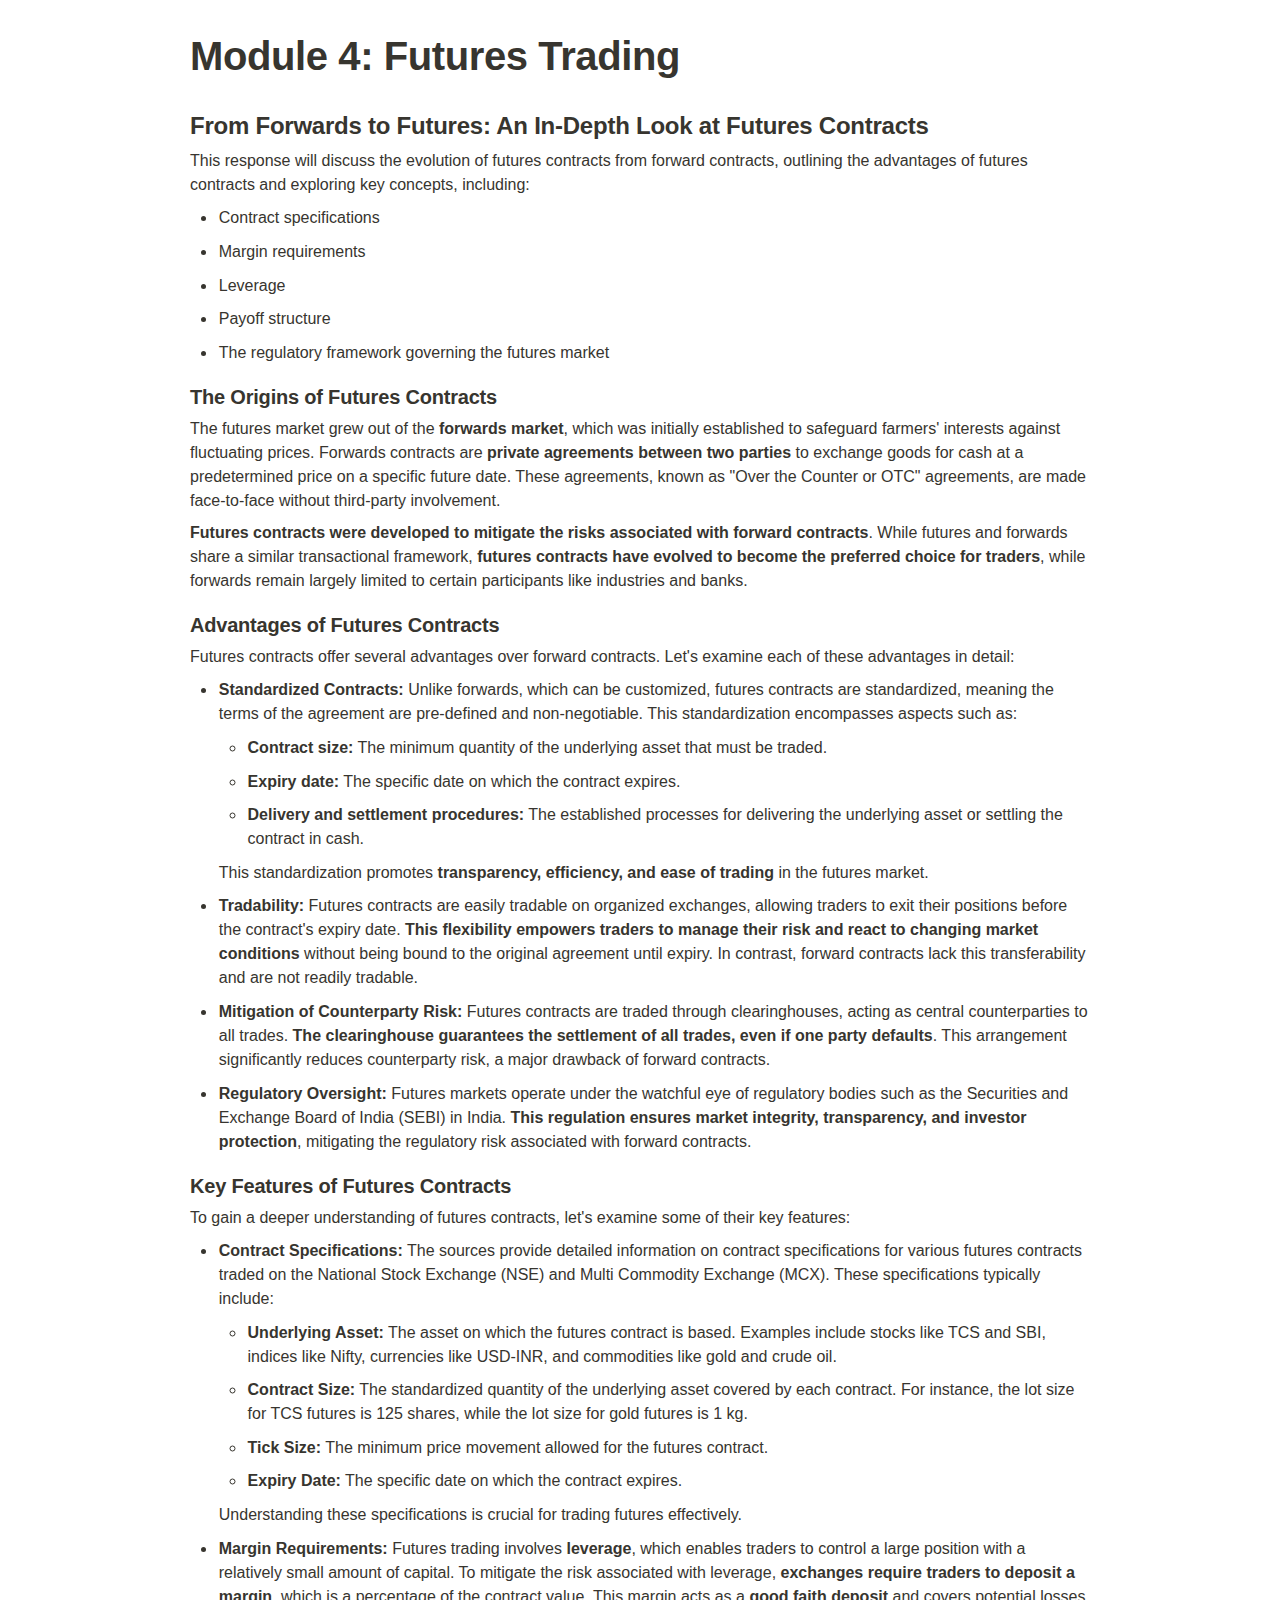
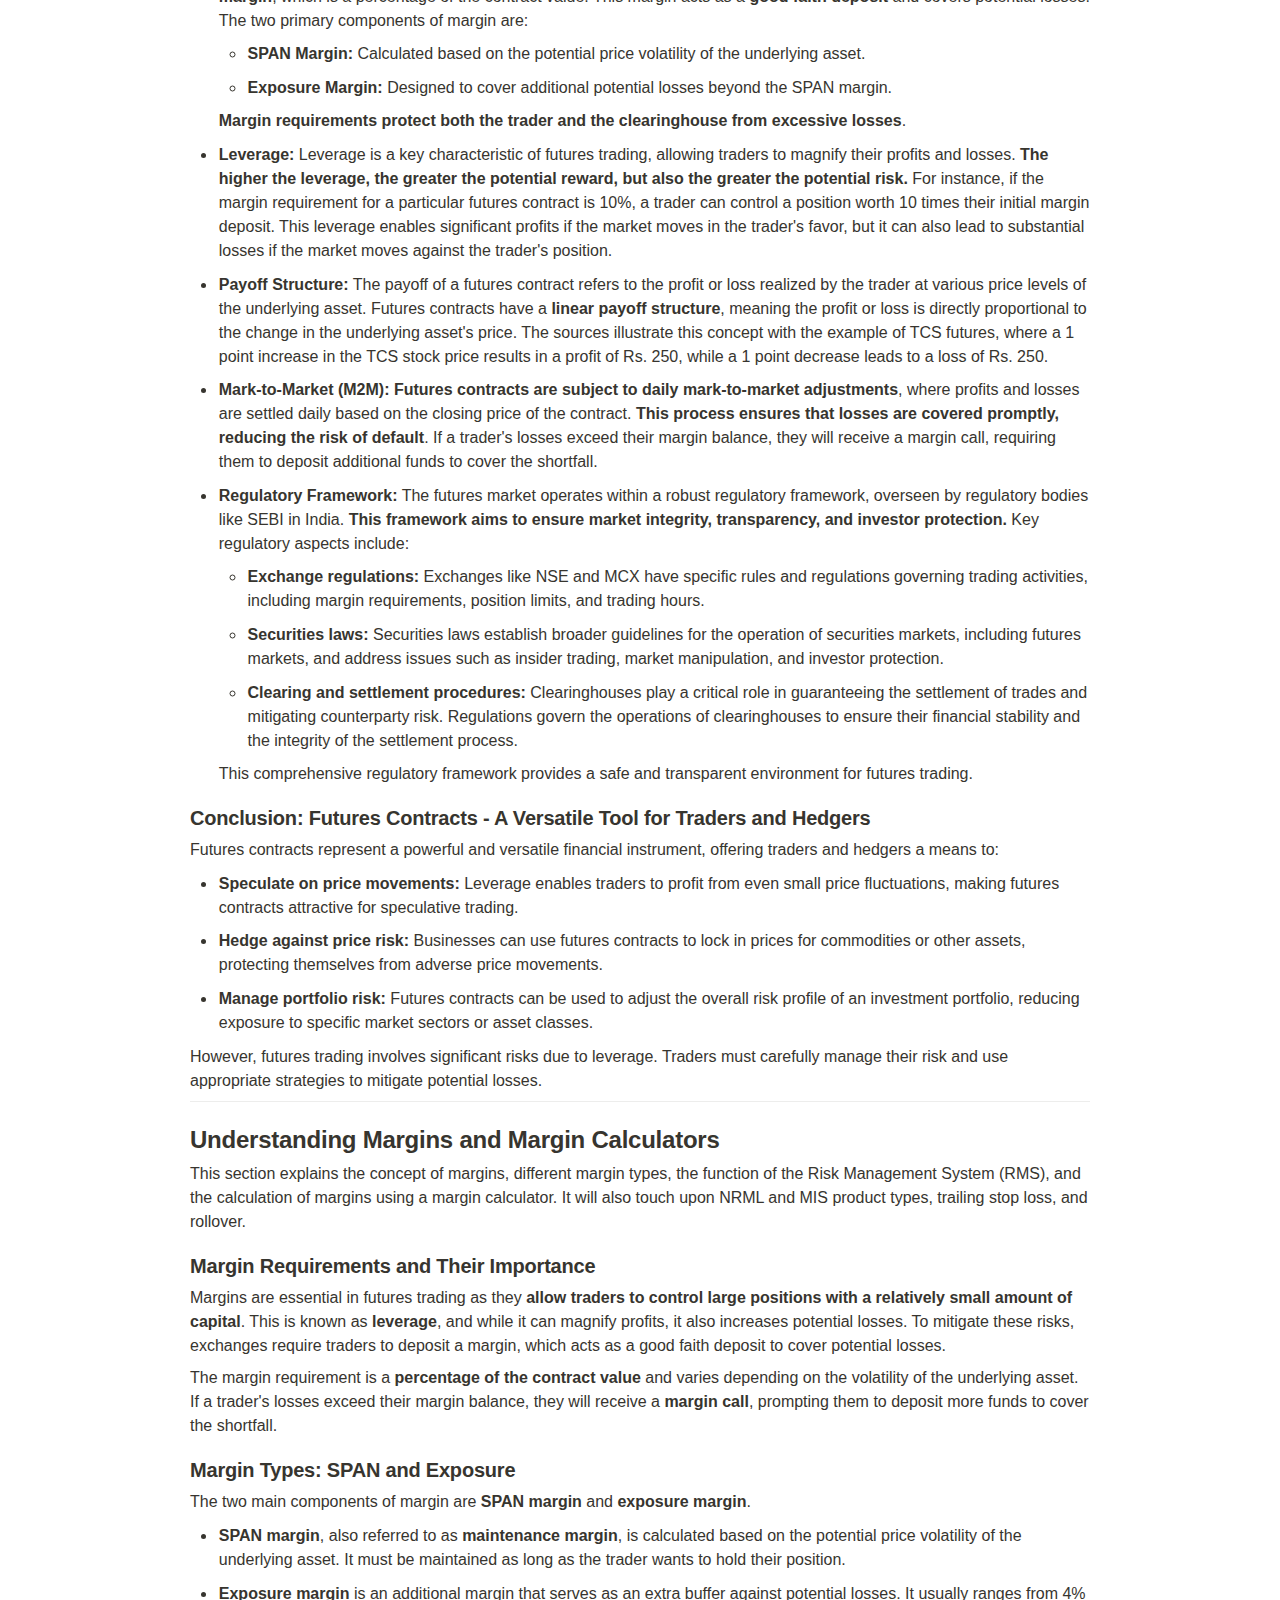
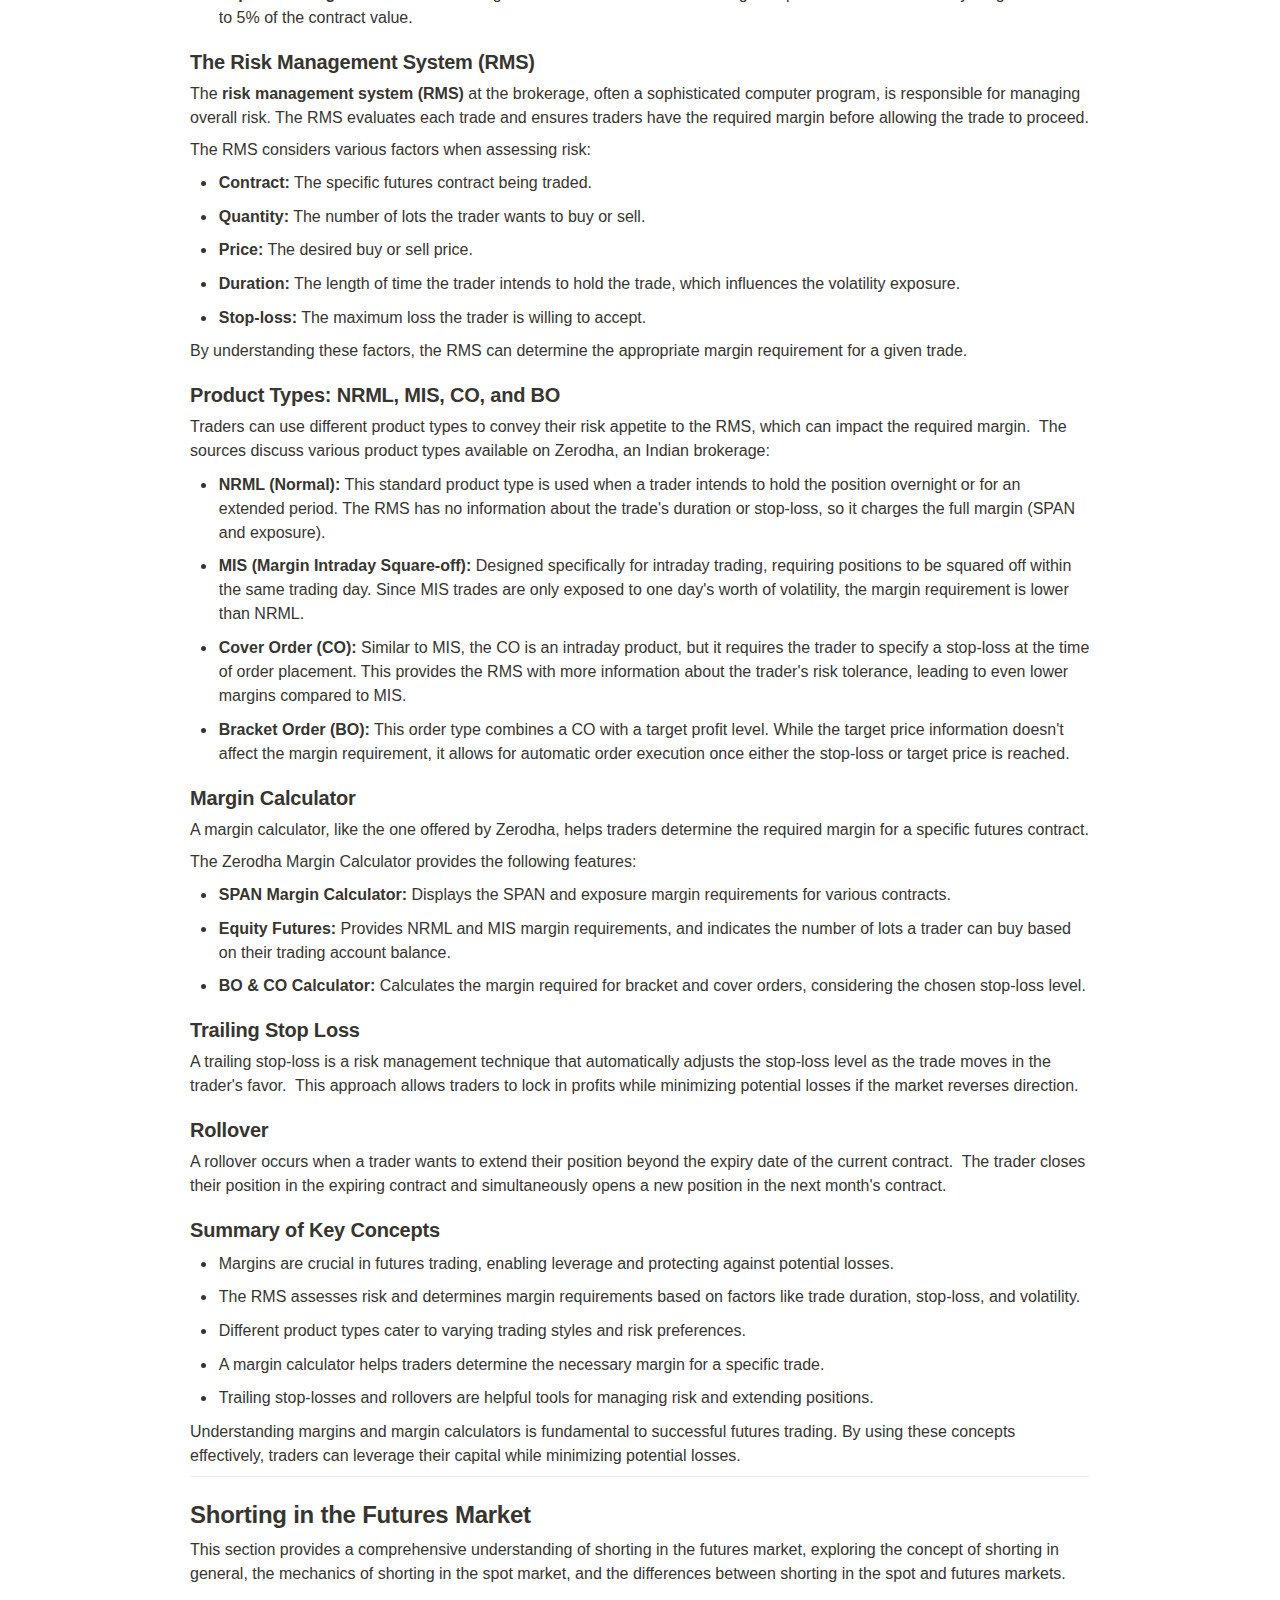
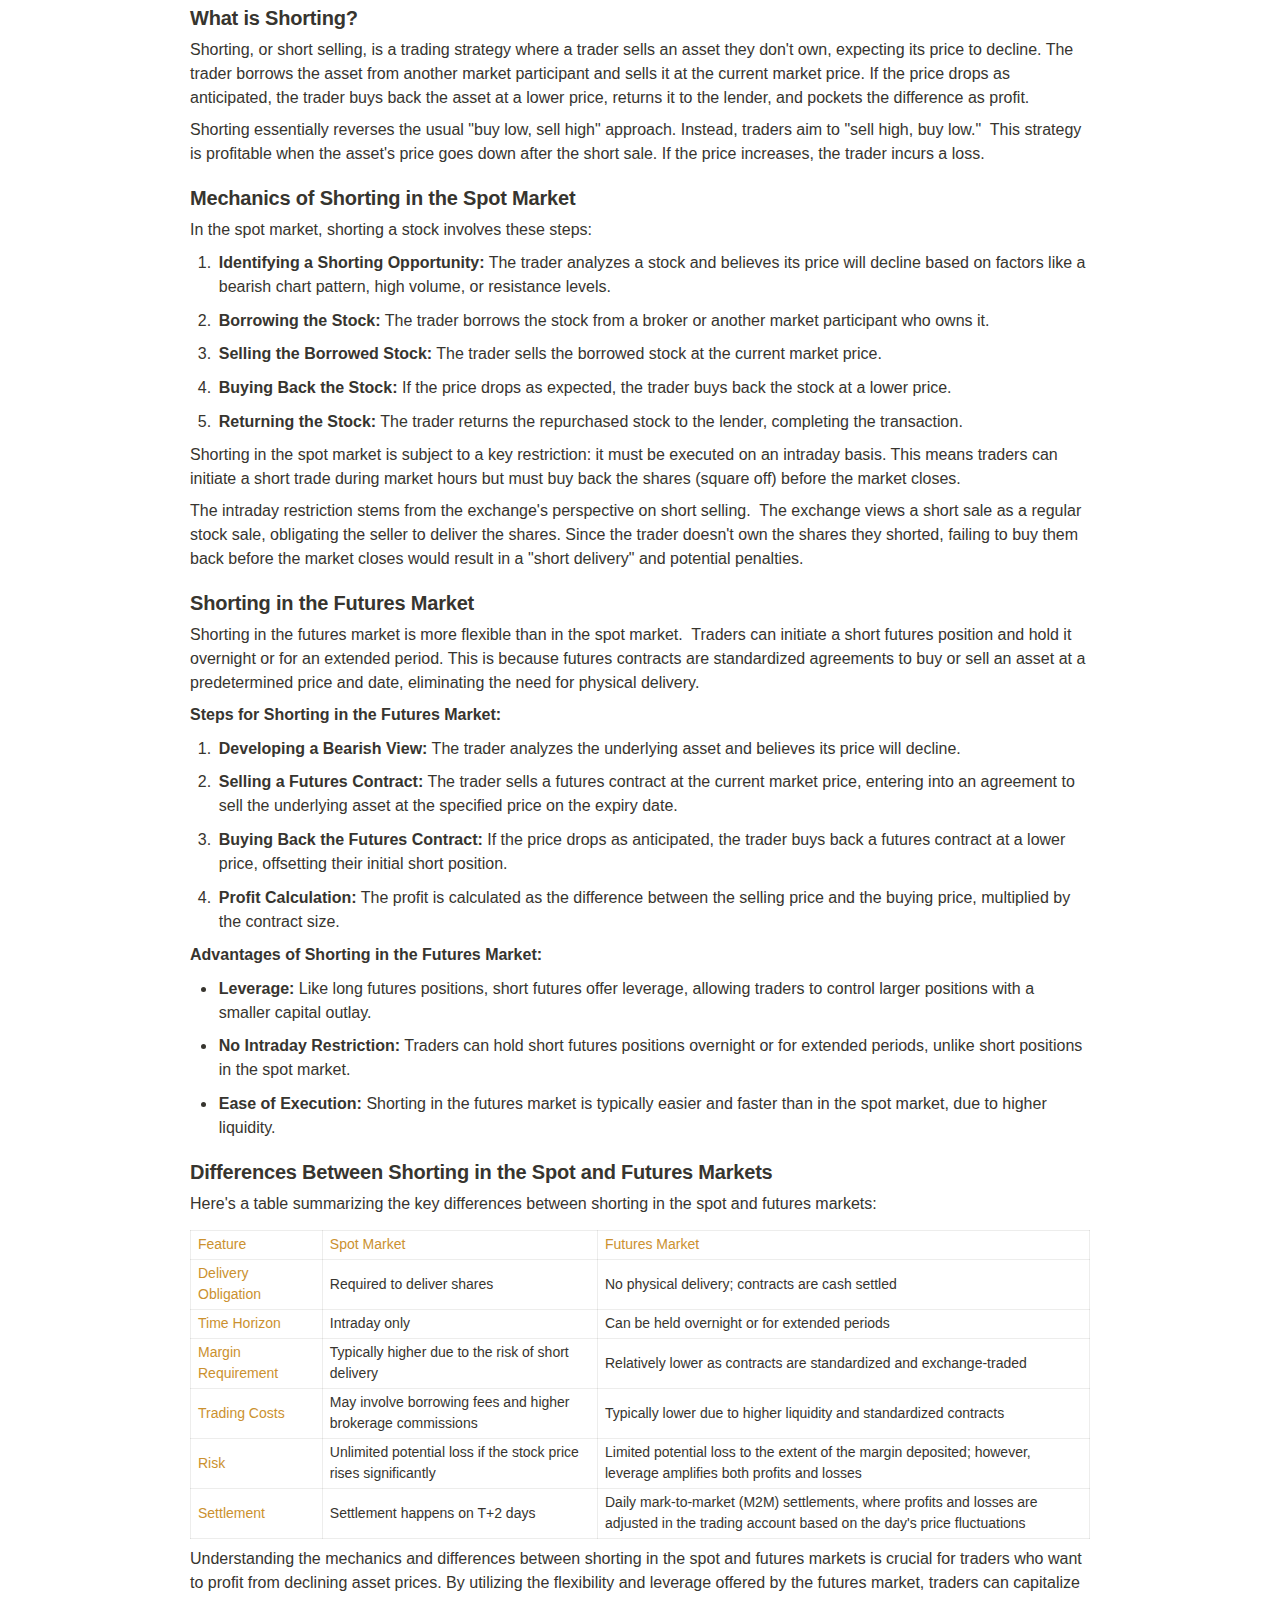
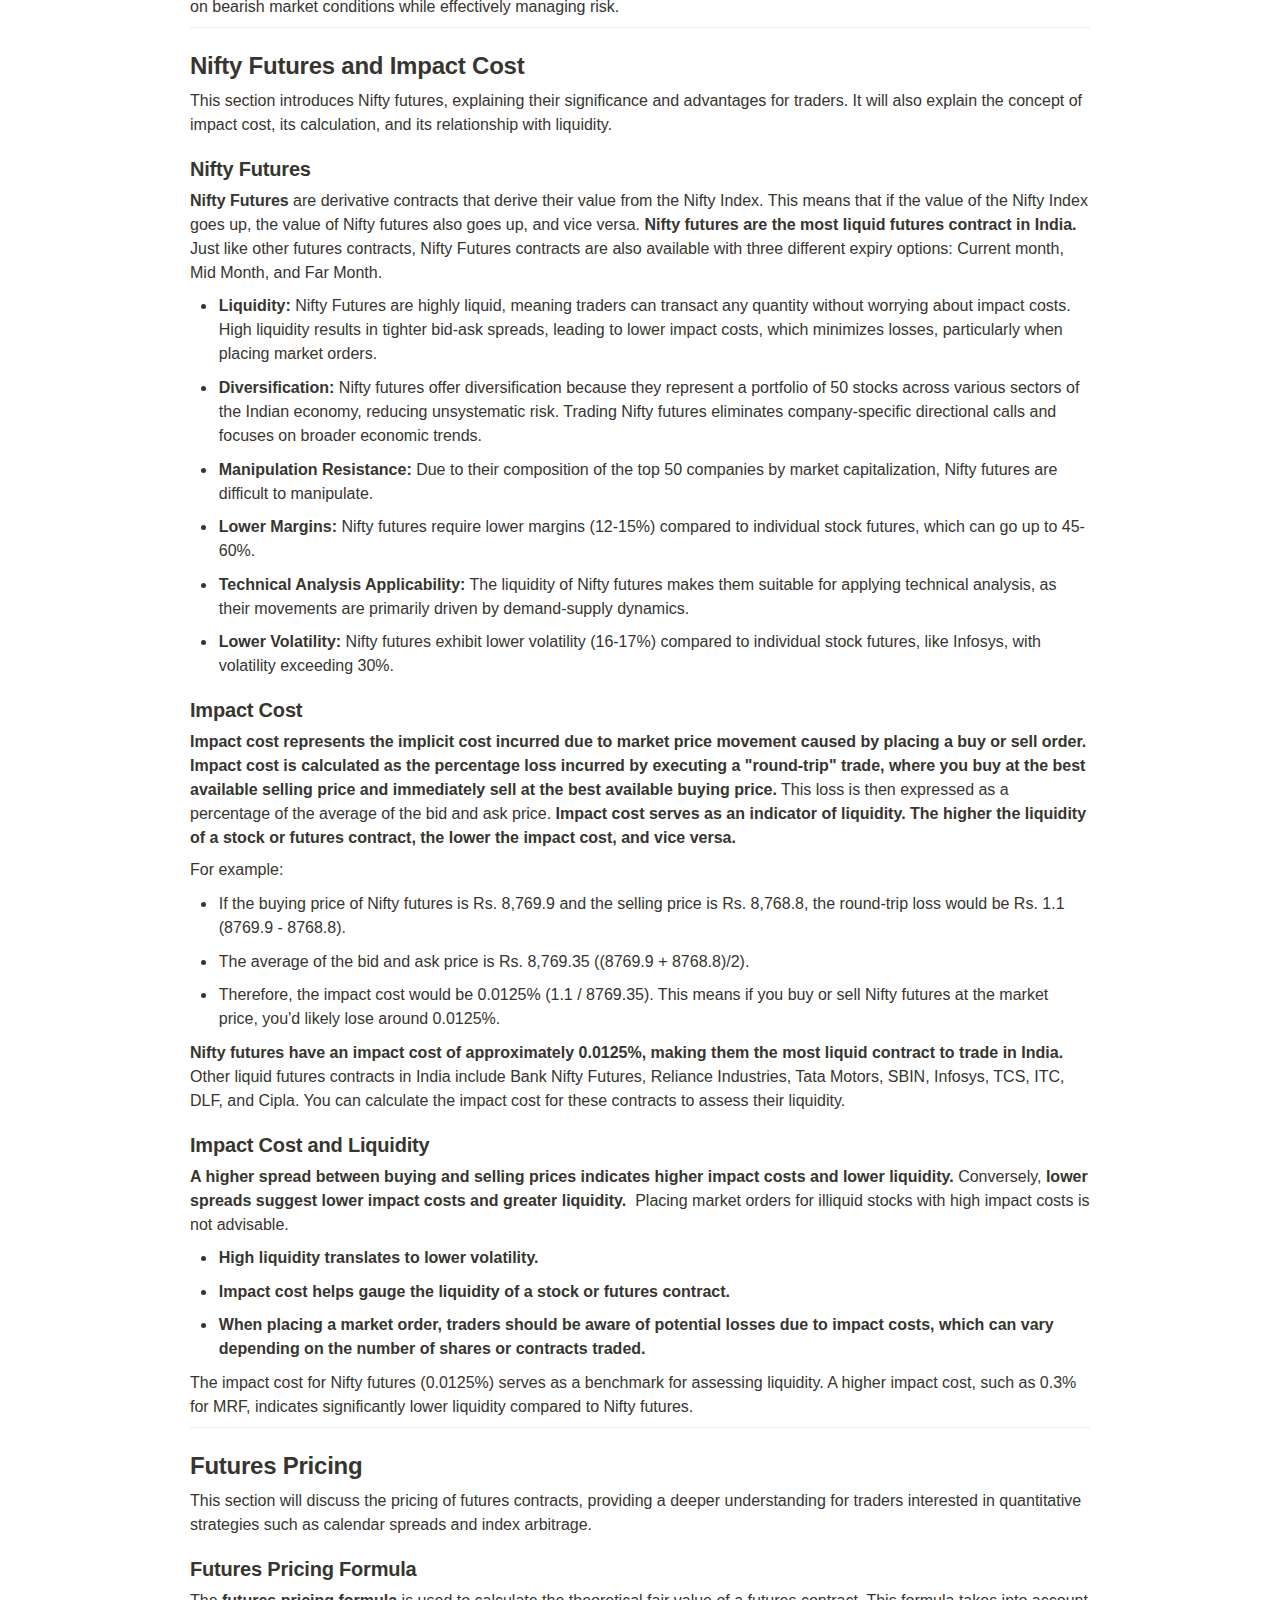
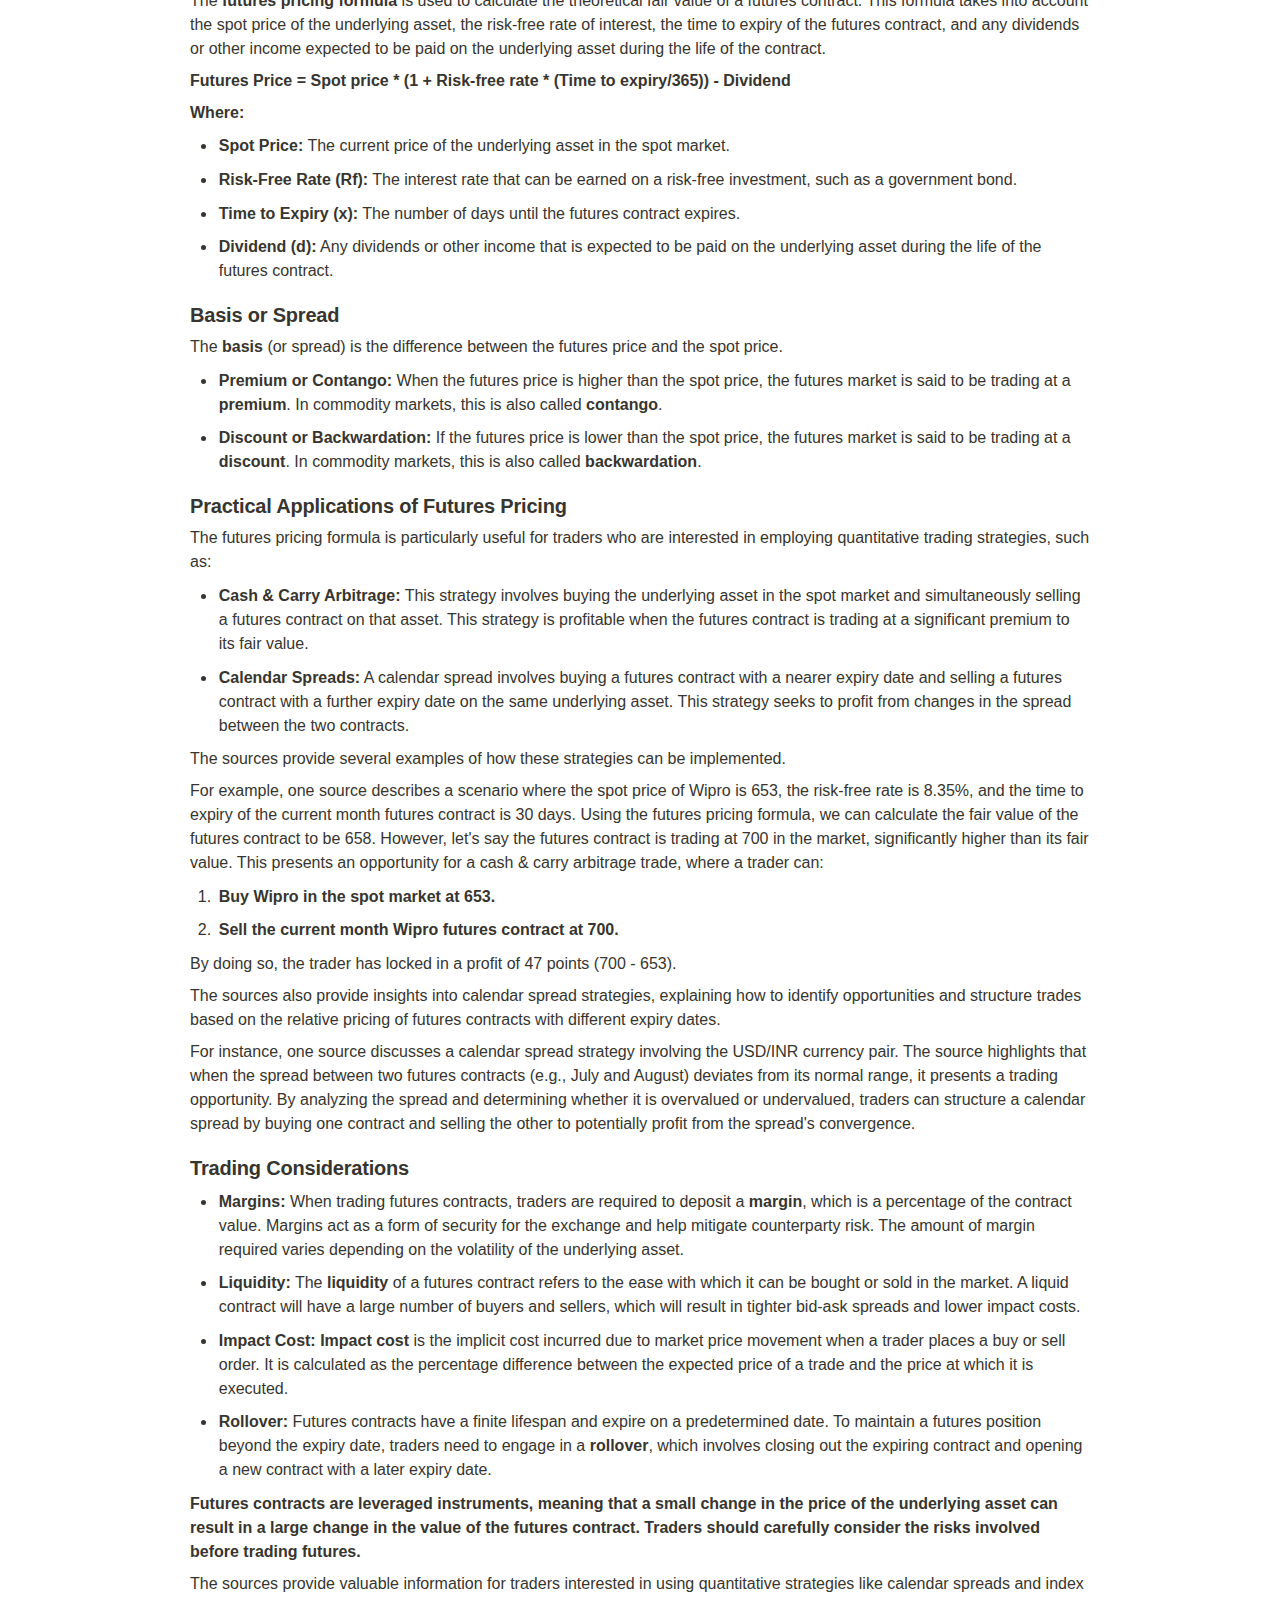
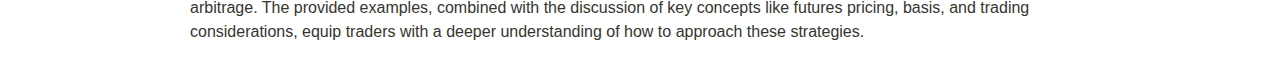
<file: Module 4 Futures Trading.html>
<html><head><meta http-equiv="Content-Type" content="text/html; charset=utf-8"/><title>Module 4: Futures Trading</title><style>
/* cspell:disable-file */
/* webkit printing magic: print all background colors */
html {
	-webkit-print-color-adjust: exact;
}
* {
	box-sizing: border-box;
	-webkit-print-color-adjust: exact;
}

html,
body {
	margin: 0;
	padding: 0;
}
@media only screen {
	body {
		margin: 2em auto;
		max-width: 900px;
		color: rgb(55, 53, 47);
	}
}

body {
	line-height: 1.5;
	white-space: pre-wrap;
}

a,
a.visited {
	color: inherit;
	text-decoration: underline;
}

.pdf-relative-link-path {
	font-size: 80%;
	color: #444;
}

h1,
h2,
h3 {
	letter-spacing: -0.01em;
	line-height: 1.2;
	font-weight: 600;
	margin-bottom: 0;
}

.page-title {
	font-size: 2.5rem;
	font-weight: 700;
	margin-top: 0;
	margin-bottom: 0.75em;
}

h1 {
	font-size: 1.875rem;
	margin-top: 1.875rem;
}

h2 {
	font-size: 1.5rem;
	margin-top: 1.5rem;
}

h3 {
	font-size: 1.25rem;
	margin-top: 1.25rem;
}

.source {
	border: 1px solid #ddd;
	border-radius: 3px;
	padding: 1.5em;
	word-break: break-all;
}

.callout {
	border-radius: 3px;
	padding: 1rem;
}

figure {
	margin: 1.25em 0;
	page-break-inside: avoid;
}

figcaption {
	opacity: 0.5;
	font-size: 85%;
	margin-top: 0.5em;
}

mark {
	background-color: transparent;
}

.indented {
	padding-left: 1.5em;
}

hr {
	background: transparent;
	display: block;
	width: 100%;
	height: 1px;
	visibility: visible;
	border: none;
	border-bottom: 1px solid rgba(55, 53, 47, 0.09);
}

img {
	max-width: 100%;
}

@media only print {
	img {
		max-height: 100vh;
		object-fit: contain;
	}
}

@page {
	margin: 1in;
}

.collection-content {
	font-size: 0.875rem;
}

.column-list {
	display: flex;
	justify-content: space-between;
}

.column {
	padding: 0 1em;
}

.column:first-child {
	padding-left: 0;
}

.column:last-child {
	padding-right: 0;
}

.table_of_contents-item {
	display: block;
	font-size: 0.875rem;
	line-height: 1.3;
	padding: 0.125rem;
}

.table_of_contents-indent-1 {
	margin-left: 1.5rem;
}

.table_of_contents-indent-2 {
	margin-left: 3rem;
}

.table_of_contents-indent-3 {
	margin-left: 4.5rem;
}

.table_of_contents-link {
	text-decoration: none;
	opacity: 0.7;
	border-bottom: 1px solid rgba(55, 53, 47, 0.18);
}

table,
th,
td {
	border: 1px solid rgba(55, 53, 47, 0.09);
	border-collapse: collapse;
}

table {
	border-left: none;
	border-right: none;
}

th,
td {
	font-weight: normal;
	padding: 0.25em 0.5em;
	line-height: 1.5;
	min-height: 1.5em;
	text-align: left;
}

th {
	color: rgba(55, 53, 47, 0.6);
}

ol,
ul {
	margin: 0;
	margin-block-start: 0.6em;
	margin-block-end: 0.6em;
}

li > ol:first-child,
li > ul:first-child {
	margin-block-start: 0.6em;
}

ul > li {
	list-style: disc;
}

ul.to-do-list {
	padding-inline-start: 0;
}

ul.to-do-list > li {
	list-style: none;
}

.to-do-children-checked {
	text-decoration: line-through;
	opacity: 0.375;
}

ul.toggle > li {
	list-style: none;
}

ul {
	padding-inline-start: 1.7em;
}

ul > li {
	padding-left: 0.1em;
}

ol {
	padding-inline-start: 1.6em;
}

ol > li {
	padding-left: 0.2em;
}

.mono ol {
	padding-inline-start: 2em;
}

.mono ol > li {
	text-indent: -0.4em;
}

.toggle {
	padding-inline-start: 0em;
	list-style-type: none;
}

/* Indent toggle children */
.toggle > li > details {
	padding-left: 1.7em;
}

.toggle > li > details > summary {
	margin-left: -1.1em;
}

.selected-value {
	display: inline-block;
	padding: 0 0.5em;
	background: rgba(206, 205, 202, 0.5);
	border-radius: 3px;
	margin-right: 0.5em;
	margin-top: 0.3em;
	margin-bottom: 0.3em;
	white-space: nowrap;
}

.collection-title {
	display: inline-block;
	margin-right: 1em;
}

.page-description {
    margin-bottom: 2em;
}

.simple-table {
	margin-top: 1em;
	font-size: 0.875rem;
	empty-cells: show;
}
.simple-table td {
	height: 29px;
	min-width: 120px;
}

.simple-table th {
	height: 29px;
	min-width: 120px;
}

.simple-table-header-color {
	background: rgb(247, 246, 243);
	color: black;
}
.simple-table-header {
	font-weight: 500;
}

time {
	opacity: 0.5;
}

.icon {
	display: inline-block;
	max-width: 1.2em;
	max-height: 1.2em;
	text-decoration: none;
	vertical-align: text-bottom;
	margin-right: 0.5em;
}

img.icon {
	border-radius: 3px;
}

.user-icon {
	width: 1.5em;
	height: 1.5em;
	border-radius: 100%;
	margin-right: 0.5rem;
}

.user-icon-inner {
	font-size: 0.8em;
}

.text-icon {
	border: 1px solid #000;
	text-align: center;
}

.page-cover-image {
	display: block;
	object-fit: cover;
	width: 100%;
	max-height: 30vh;
}

.page-header-icon {
	font-size: 3rem;
	margin-bottom: 1rem;
}

.page-header-icon-with-cover {
	margin-top: -0.72em;
	margin-left: 0.07em;
}

.page-header-icon img {
	border-radius: 3px;
}

.link-to-page {
	margin: 1em 0;
	padding: 0;
	border: none;
	font-weight: 500;
}

p > .user {
	opacity: 0.5;
}

td > .user,
td > time {
	white-space: nowrap;
}

input[type="checkbox"] {
	transform: scale(1.5);
	margin-right: 0.6em;
	vertical-align: middle;
}

p {
	margin-top: 0.5em;
	margin-bottom: 0.5em;
}

.image {
	border: none;
	margin: 1.5em 0;
	padding: 0;
	border-radius: 0;
	text-align: center;
}

.code,
code {
	background: rgba(135, 131, 120, 0.15);
	border-radius: 3px;
	padding: 0.2em 0.4em;
	border-radius: 3px;
	font-size: 85%;
	tab-size: 2;
}

code {
	color: #eb5757;
}

.code {
	padding: 1.5em 1em;
}

.code-wrap {
	white-space: pre-wrap;
	word-break: break-all;
}

.code > code {
	background: none;
	padding: 0;
	font-size: 100%;
	color: inherit;
}

blockquote {
	font-size: 1.25em;
	margin: 1em 0;
	padding-left: 1em;
	border-left: 3px solid rgb(55, 53, 47);
}

.bookmark {
	text-decoration: none;
	max-height: 8em;
	padding: 0;
	display: flex;
	width: 100%;
	align-items: stretch;
}

.bookmark-title {
	font-size: 0.85em;
	overflow: hidden;
	text-overflow: ellipsis;
	height: 1.75em;
	white-space: nowrap;
}

.bookmark-text {
	display: flex;
	flex-direction: column;
}

.bookmark-info {
	flex: 4 1 180px;
	padding: 12px 14px 14px;
	display: flex;
	flex-direction: column;
	justify-content: space-between;
}

.bookmark-image {
	width: 33%;
	flex: 1 1 180px;
	display: block;
	position: relative;
	object-fit: cover;
	border-radius: 1px;
}

.bookmark-description {
	color: rgba(55, 53, 47, 0.6);
	font-size: 0.75em;
	overflow: hidden;
	max-height: 4.5em;
	word-break: break-word;
}

.bookmark-href {
	font-size: 0.75em;
	margin-top: 0.25em;
}

.sans { font-family: ui-sans-serif, -apple-system, BlinkMacSystemFont, "Segoe UI Variable Display", "Segoe UI", Helvetica, "Apple Color Emoji", Arial, sans-serif, "Segoe UI Emoji", "Segoe UI Symbol"; }
.code { font-family: "SFMono-Regular", Menlo, Consolas, "PT Mono", "Liberation Mono", Courier, monospace; }
.serif { font-family: Lyon-Text, Georgia, ui-serif, serif; }
.mono { font-family: iawriter-mono, Nitti, Menlo, Courier, monospace; }
.pdf .sans { font-family: Inter, ui-sans-serif, -apple-system, BlinkMacSystemFont, "Segoe UI Variable Display", "Segoe UI", Helvetica, "Apple Color Emoji", Arial, sans-serif, "Segoe UI Emoji", "Segoe UI Symbol", 'Twemoji', 'Noto Color Emoji', 'Noto Sans CJK JP'; }
.pdf:lang(zh-CN) .sans { font-family: Inter, ui-sans-serif, -apple-system, BlinkMacSystemFont, "Segoe UI Variable Display", "Segoe UI", Helvetica, "Apple Color Emoji", Arial, sans-serif, "Segoe UI Emoji", "Segoe UI Symbol", 'Twemoji', 'Noto Color Emoji', 'Noto Sans CJK SC'; }
.pdf:lang(zh-TW) .sans { font-family: Inter, ui-sans-serif, -apple-system, BlinkMacSystemFont, "Segoe UI Variable Display", "Segoe UI", Helvetica, "Apple Color Emoji", Arial, sans-serif, "Segoe UI Emoji", "Segoe UI Symbol", 'Twemoji', 'Noto Color Emoji', 'Noto Sans CJK TC'; }
.pdf:lang(ko-KR) .sans { font-family: Inter, ui-sans-serif, -apple-system, BlinkMacSystemFont, "Segoe UI Variable Display", "Segoe UI", Helvetica, "Apple Color Emoji", Arial, sans-serif, "Segoe UI Emoji", "Segoe UI Symbol", 'Twemoji', 'Noto Color Emoji', 'Noto Sans CJK KR'; }
.pdf .code { font-family: Source Code Pro, "SFMono-Regular", Menlo, Consolas, "PT Mono", "Liberation Mono", Courier, monospace, 'Twemoji', 'Noto Color Emoji', 'Noto Sans Mono CJK JP'; }
.pdf:lang(zh-CN) .code { font-family: Source Code Pro, "SFMono-Regular", Menlo, Consolas, "PT Mono", "Liberation Mono", Courier, monospace, 'Twemoji', 'Noto Color Emoji', 'Noto Sans Mono CJK SC'; }
.pdf:lang(zh-TW) .code { font-family: Source Code Pro, "SFMono-Regular", Menlo, Consolas, "PT Mono", "Liberation Mono", Courier, monospace, 'Twemoji', 'Noto Color Emoji', 'Noto Sans Mono CJK TC'; }
.pdf:lang(ko-KR) .code { font-family: Source Code Pro, "SFMono-Regular", Menlo, Consolas, "PT Mono", "Liberation Mono", Courier, monospace, 'Twemoji', 'Noto Color Emoji', 'Noto Sans Mono CJK KR'; }
.pdf .serif { font-family: PT Serif, Lyon-Text, Georgia, ui-serif, serif, 'Twemoji', 'Noto Color Emoji', 'Noto Serif CJK JP'; }
.pdf:lang(zh-CN) .serif { font-family: PT Serif, Lyon-Text, Georgia, ui-serif, serif, 'Twemoji', 'Noto Color Emoji', 'Noto Serif CJK SC'; }
.pdf:lang(zh-TW) .serif { font-family: PT Serif, Lyon-Text, Georgia, ui-serif, serif, 'Twemoji', 'Noto Color Emoji', 'Noto Serif CJK TC'; }
.pdf:lang(ko-KR) .serif { font-family: PT Serif, Lyon-Text, Georgia, ui-serif, serif, 'Twemoji', 'Noto Color Emoji', 'Noto Serif CJK KR'; }
.pdf .mono { font-family: PT Mono, iawriter-mono, Nitti, Menlo, Courier, monospace, 'Twemoji', 'Noto Color Emoji', 'Noto Sans Mono CJK JP'; }
.pdf:lang(zh-CN) .mono { font-family: PT Mono, iawriter-mono, Nitti, Menlo, Courier, monospace, 'Twemoji', 'Noto Color Emoji', 'Noto Sans Mono CJK SC'; }
.pdf:lang(zh-TW) .mono { font-family: PT Mono, iawriter-mono, Nitti, Menlo, Courier, monospace, 'Twemoji', 'Noto Color Emoji', 'Noto Sans Mono CJK TC'; }
.pdf:lang(ko-KR) .mono { font-family: PT Mono, iawriter-mono, Nitti, Menlo, Courier, monospace, 'Twemoji', 'Noto Color Emoji', 'Noto Sans Mono CJK KR'; }
.highlight-default {
	color: rgba(55, 53, 47, 1);
}
.highlight-gray {
	color: rgba(120, 119, 116, 1);
	fill: rgba(120, 119, 116, 1);
}
.highlight-brown {
	color: rgba(159, 107, 83, 1);
	fill: rgba(159, 107, 83, 1);
}
.highlight-orange {
	color: rgba(217, 115, 13, 1);
	fill: rgba(217, 115, 13, 1);
}
.highlight-yellow {
	color: rgba(203, 145, 47, 1);
	fill: rgba(203, 145, 47, 1);
}
.highlight-teal {
	color: rgba(68, 131, 97, 1);
	fill: rgba(68, 131, 97, 1);
}
.highlight-blue {
	color: rgba(51, 126, 169, 1);
	fill: rgba(51, 126, 169, 1);
}
.highlight-purple {
	color: rgba(144, 101, 176, 1);
	fill: rgba(144, 101, 176, 1);
}
.highlight-pink {
	color: rgba(193, 76, 138, 1);
	fill: rgba(193, 76, 138, 1);
}
.highlight-red {
	color: rgba(212, 76, 71, 1);
	fill: rgba(212, 76, 71, 1);
}
.highlight-default_background {
	color: rgba(55, 53, 47, 1);
}
.highlight-gray_background {
	background: rgba(241, 241, 239, 1);
}
.highlight-brown_background {
	background: rgba(244, 238, 238, 1);
}
.highlight-orange_background {
	background: rgba(251, 236, 221, 1);
}
.highlight-yellow_background {
	background: rgba(251, 243, 219, 1);
}
.highlight-teal_background {
	background: rgba(237, 243, 236, 1);
}
.highlight-blue_background {
	background: rgba(231, 243, 248, 1);
}
.highlight-purple_background {
	background: rgba(244, 240, 247, 0.8);
}
.highlight-pink_background {
	background: rgba(249, 238, 243, 0.8);
}
.highlight-red_background {
	background: rgba(253, 235, 236, 1);
}
.block-color-default {
	color: inherit;
	fill: inherit;
}
.block-color-gray {
	color: rgba(120, 119, 116, 1);
	fill: rgba(120, 119, 116, 1);
}
.block-color-brown {
	color: rgba(159, 107, 83, 1);
	fill: rgba(159, 107, 83, 1);
}
.block-color-orange {
	color: rgba(217, 115, 13, 1);
	fill: rgba(217, 115, 13, 1);
}
.block-color-yellow {
	color: rgba(203, 145, 47, 1);
	fill: rgba(203, 145, 47, 1);
}
.block-color-teal {
	color: rgba(68, 131, 97, 1);
	fill: rgba(68, 131, 97, 1);
}
.block-color-blue {
	color: rgba(51, 126, 169, 1);
	fill: rgba(51, 126, 169, 1);
}
.block-color-purple {
	color: rgba(144, 101, 176, 1);
	fill: rgba(144, 101, 176, 1);
}
.block-color-pink {
	color: rgba(193, 76, 138, 1);
	fill: rgba(193, 76, 138, 1);
}
.block-color-red {
	color: rgba(212, 76, 71, 1);
	fill: rgba(212, 76, 71, 1);
}
.block-color-default_background {
	color: inherit;
	fill: inherit;
}
.block-color-gray_background {
	background: rgba(241, 241, 239, 1);
}
.block-color-brown_background {
	background: rgba(244, 238, 238, 1);
}
.block-color-orange_background {
	background: rgba(251, 236, 221, 1);
}
.block-color-yellow_background {
	background: rgba(251, 243, 219, 1);
}
.block-color-teal_background {
	background: rgba(237, 243, 236, 1);
}
.block-color-blue_background {
	background: rgba(231, 243, 248, 1);
}
.block-color-purple_background {
	background: rgba(244, 240, 247, 0.8);
}
.block-color-pink_background {
	background: rgba(249, 238, 243, 0.8);
}
.block-color-red_background {
	background: rgba(253, 235, 236, 1);
}
.select-value-color-uiBlue { background-color: rgba(35, 131, 226, .07); }
.select-value-color-pink { background-color: rgba(245, 224, 233, 1); }
.select-value-color-purple { background-color: rgba(232, 222, 238, 1); }
.select-value-color-green { background-color: rgba(219, 237, 219, 1); }
.select-value-color-gray { background-color: rgba(227, 226, 224, 1); }
.select-value-color-transparentGray { background-color: rgba(227, 226, 224, 0); }
.select-value-color-translucentGray { background-color: rgba(0, 0, 0, 0.06); }
.select-value-color-orange { background-color: rgba(250, 222, 201, 1); }
.select-value-color-brown { background-color: rgba(238, 224, 218, 1); }
.select-value-color-red { background-color: rgba(255, 226, 221, 1); }
.select-value-color-yellow { background-color: rgba(253, 236, 200, 1); }
.select-value-color-blue { background-color: rgba(211, 229, 239, 1); }
.select-value-color-pageGlass { background-color: undefined; }
.select-value-color-washGlass { background-color: undefined; }

.checkbox {
	display: inline-flex;
	vertical-align: text-bottom;
	width: 16;
	height: 16;
	background-size: 16px;
	margin-left: 2px;
	margin-right: 5px;
}

.checkbox-on {
	background-image: url("data:image/svg+xml;charset=UTF-8,%3Csvg%20width%3D%2216%22%20height%3D%2216%22%20viewBox%3D%220%200%2016%2016%22%20fill%3D%22none%22%20xmlns%3D%22http%3A%2F%2Fwww.w3.org%2F2000%2Fsvg%22%3E%0A%3Crect%20width%3D%2216%22%20height%3D%2216%22%20fill%3D%22%2358A9D7%22%2F%3E%0A%3Cpath%20d%3D%22M6.71429%2012.2852L14%204.9995L12.7143%203.71436L6.71429%209.71378L3.28571%206.2831L2%207.57092L6.71429%2012.2852Z%22%20fill%3D%22white%22%2F%3E%0A%3C%2Fsvg%3E");
}

.checkbox-off {
	background-image: url("data:image/svg+xml;charset=UTF-8,%3Csvg%20width%3D%2216%22%20height%3D%2216%22%20viewBox%3D%220%200%2016%2016%22%20fill%3D%22none%22%20xmlns%3D%22http%3A%2F%2Fwww.w3.org%2F2000%2Fsvg%22%3E%0A%3Crect%20x%3D%220.75%22%20y%3D%220.75%22%20width%3D%2214.5%22%20height%3D%2214.5%22%20fill%3D%22white%22%20stroke%3D%22%2336352F%22%20stroke-width%3D%221.5%22%2F%3E%0A%3C%2Fsvg%3E");
}
	
</style></head><body><article id="14e84369-c8cb-81d0-8080-cceaa5f82a7b" class="page sans"><header><h1 class="page-title">Module 4: Futures Trading</h1><p class="page-description"></p></header><div class="page-body"><h2 id="14e84369-c8cb-81d8-ba12-e8b70b8afad9" class="">From Forwards to Futures: An In-Depth Look at Futures Contracts</h2><p id="14e84369-c8cb-818e-9e78-c97cc1a85ba5" class="">This response will discuss the evolution of futures contracts from forward contracts, outlining the advantages of futures contracts and exploring key concepts, including:</p><ul id="14e84369-c8cb-8163-a03e-f5c3f6649489" class="bulleted-list"><li style="list-style-type:disc">Contract specifications</li></ul><ul id="14e84369-c8cb-81bd-ab14-cc8782d63758" class="bulleted-list"><li style="list-style-type:disc">Margin requirements</li></ul><ul id="14e84369-c8cb-81a9-976e-d2436df5fbe7" class="bulleted-list"><li style="list-style-type:disc">Leverage</li></ul><ul id="14e84369-c8cb-812f-a66c-d0cdd5bab37d" class="bulleted-list"><li style="list-style-type:disc">Payoff structure</li></ul><ul id="14e84369-c8cb-81bf-8444-c4c0b35fafcf" class="bulleted-list"><li style="list-style-type:disc">The regulatory framework governing the futures market</li></ul><h3 id="14e84369-c8cb-8129-a676-f2d3d50eb846" class="">The Origins of Futures Contracts</h3><p id="14e84369-c8cb-81b6-9aa4-ea0daecef971" class="">The futures market grew out of the <strong>forwards market</strong>, which was initially established to safeguard farmers&#x27; interests against fluctuating prices. Forwards contracts are <strong>private agreements between two parties</strong> to exchange goods for cash at a predetermined price on a specific future date. These agreements, known as &quot;Over the Counter or OTC&quot; agreements, are made face-to-face without third-party involvement.</p><p id="14e84369-c8cb-8146-b2d1-e86550aed204" class=""><strong>Futures contracts were developed to mitigate the risks associated with forward contracts</strong>. While futures and forwards share a similar transactional framework, <strong>futures contracts have evolved to become the preferred choice for traders</strong>, while forwards remain largely limited to certain participants like industries and banks.</p><h3 id="14e84369-c8cb-814f-994a-f29cac3c095b" class="">Advantages of Futures Contracts</h3><p id="14e84369-c8cb-81cc-9278-f74cbbf8b14e" class="">Futures contracts offer several advantages over forward contracts. Let&#x27;s examine each of these advantages in detail:</p><ul id="14e84369-c8cb-81d7-bf38-cca7b6d3fd1d" class="bulleted-list"><li style="list-style-type:disc"><strong>Standardized Contracts:</strong> Unlike forwards, which can be customized, futures contracts are standardized, meaning the terms of the agreement are pre-defined and non-negotiable. This standardization encompasses aspects such as:<ul id="14e84369-c8cb-81ef-8929-ce2ca57cfec0" class="bulleted-list"><li style="list-style-type:circle"><strong>Contract size:</strong> The minimum quantity of the underlying asset that must be traded.</li></ul><ul id="14e84369-c8cb-8117-bafb-f15fa9a41866" class="bulleted-list"><li style="list-style-type:circle"><strong>Expiry date:</strong> The specific date on which the contract expires.</li></ul><ul id="14e84369-c8cb-81b2-8fb8-fd46e9647867" class="bulleted-list"><li style="list-style-type:circle"><strong>Delivery and settlement procedures:</strong> The established processes for delivering the underlying asset or settling the contract in cash.</li></ul><p id="14e84369-c8cb-81f0-92da-dd286d8878de" class="">This standardization promotes <strong>transparency, efficiency, and ease of trading</strong> in the futures market.</p></li></ul><ul id="14e84369-c8cb-819c-92c8-fb4a5203b356" class="bulleted-list"><li style="list-style-type:disc"><strong>Tradability:</strong> Futures contracts are easily tradable on organized exchanges, allowing traders to exit their positions before the contract&#x27;s expiry date. <strong>This flexibility empowers traders to manage their risk and react to changing market conditions</strong> without being bound to the original agreement until expiry. In contrast, forward contracts lack this transferability and are not readily tradable.</li></ul><ul id="14e84369-c8cb-8186-b6e7-dee368c13f78" class="bulleted-list"><li style="list-style-type:disc"><strong>Mitigation of Counterparty Risk:</strong> Futures contracts are traded through clearinghouses, acting as central counterparties to all trades. <strong>The clearinghouse guarantees the settlement of all trades, even if one party defaults</strong>. This arrangement significantly reduces counterparty risk, a major drawback of forward contracts.</li></ul><ul id="14e84369-c8cb-81fa-ba6f-d35b2f46c843" class="bulleted-list"><li style="list-style-type:disc"><strong>Regulatory Oversight:</strong> Futures markets operate under the watchful eye of regulatory bodies such as the Securities and Exchange Board of India (SEBI) in India. <strong>This regulation ensures market integrity, transparency, and investor protection</strong>, mitigating the regulatory risk associated with forward contracts.</li></ul><h3 id="14e84369-c8cb-8129-a89a-d0d883bd980f" class="">Key Features of Futures Contracts</h3><p id="14e84369-c8cb-81e5-b9a7-dc2bbe994a5d" class="">To gain a deeper understanding of futures contracts, let&#x27;s examine some of their key features:</p><ul id="14e84369-c8cb-8130-8074-c86dc16a1e70" class="bulleted-list"><li style="list-style-type:disc"><strong>Contract Specifications:</strong> The sources provide detailed information on contract specifications for various futures contracts traded on the National Stock Exchange (NSE) and Multi Commodity Exchange (MCX). These specifications typically include:<ul id="14e84369-c8cb-81cf-8882-c0ac540ad494" class="bulleted-list"><li style="list-style-type:circle"><strong>Underlying Asset:</strong> The asset on which the futures contract is based. Examples include stocks like TCS and SBI, indices like Nifty, currencies like USD-INR, and commodities like gold and crude oil.</li></ul><ul id="14e84369-c8cb-81ec-9c71-db426792d9ab" class="bulleted-list"><li style="list-style-type:circle"><strong>Contract Size:</strong> The standardized quantity of the underlying asset covered by each contract. For instance, the lot size for TCS futures is 125 shares, while the lot size for gold futures is 1 kg.</li></ul><ul id="14e84369-c8cb-8171-8df2-f7e7370f206d" class="bulleted-list"><li style="list-style-type:circle"><strong>Tick Size:</strong> The minimum price movement allowed for the futures contract.</li></ul><ul id="14e84369-c8cb-81b8-b784-cf3bcea27140" class="bulleted-list"><li style="list-style-type:circle"><strong>Expiry Date:</strong> The specific date on which the contract expires.</li></ul><p id="14e84369-c8cb-8123-a80f-c184a55ad1f5" class="">Understanding these specifications is crucial for trading futures effectively.</p></li></ul><ul id="14e84369-c8cb-8118-81aa-e4ff3472e10e" class="bulleted-list"><li style="list-style-type:disc"><strong>Margin Requirements:</strong> Futures trading involves <strong>leverage</strong>, which enables traders to control a large position with a relatively small amount of capital. To mitigate the risk associated with leverage, <strong>exchanges require traders to deposit a margin</strong>, which is a percentage of the contract value. This margin acts as a <strong>good faith deposit</strong> and covers potential losses. The two primary components of margin are:<ul id="14e84369-c8cb-8113-a363-cf2f118a6a1b" class="bulleted-list"><li style="list-style-type:circle"><strong>SPAN Margin:</strong> Calculated based on the potential price volatility of the underlying asset.</li></ul><ul id="14e84369-c8cb-81d9-b8c2-ec963f279541" class="bulleted-list"><li style="list-style-type:circle"><strong>Exposure Margin:</strong> Designed to cover additional potential losses beyond the SPAN margin.</li></ul><p id="14e84369-c8cb-81d7-9335-f7592f2442e7" class=""><strong>Margin requirements protect both the trader and the clearinghouse from excessive losses</strong>.</p></li></ul><ul id="14e84369-c8cb-81f8-9e49-c2d6924eddf8" class="bulleted-list"><li style="list-style-type:disc"><strong>Leverage:</strong> Leverage is a key characteristic of futures trading, allowing traders to magnify their profits and losses. <strong>The higher the leverage, the greater the potential reward, but also the greater the potential risk.</strong> For instance, if the margin requirement for a particular futures contract is 10%, a trader can control a position worth 10 times their initial margin deposit. This leverage enables significant profits if the market moves in the trader&#x27;s favor, but it can also lead to substantial losses if the market moves against the trader&#x27;s position.</li></ul><ul id="14e84369-c8cb-8122-89a9-d796e5a6146d" class="bulleted-list"><li style="list-style-type:disc"><strong>Payoff Structure:</strong> The payoff of a futures contract refers to the profit or loss realized by the trader at various price levels of the underlying asset. Futures contracts have a <strong>linear payoff structure</strong>, meaning the profit or loss is directly proportional to the change in the underlying asset&#x27;s price. The sources illustrate this concept with the example of TCS futures, where a 1 point increase in the TCS stock price results in a profit of Rs. 250, while a 1 point decrease leads to a loss of Rs. 250.</li></ul><ul id="14e84369-c8cb-81d9-b5ef-d9bc3afc061d" class="bulleted-list"><li style="list-style-type:disc"><strong>Mark-to-Market (M2M):</strong> <strong>Futures contracts are subject to daily mark-to-market adjustments</strong>, where profits and losses are settled daily based on the closing price of the contract. <strong>This process ensures that losses are covered promptly, reducing the risk of default</strong>. If a trader&#x27;s losses exceed their margin balance, they will receive a margin call, requiring them to deposit additional funds to cover the shortfall.</li></ul><ul id="14e84369-c8cb-81b1-aba9-dea782a2147a" class="bulleted-list"><li style="list-style-type:disc"><strong>Regulatory Framework:</strong> The futures market operates within a robust regulatory framework, overseen by regulatory bodies like SEBI in India. <strong>This framework aims to ensure market integrity, transparency, and investor protection.</strong> Key regulatory aspects include:<ul id="14e84369-c8cb-81f3-9b6d-e30f2e296035" class="bulleted-list"><li style="list-style-type:circle"><strong>Exchange regulations:</strong> Exchanges like NSE and MCX have specific rules and regulations governing trading activities, including margin requirements, position limits, and trading hours.</li></ul><ul id="14e84369-c8cb-81f2-a073-c1043916b10d" class="bulleted-list"><li style="list-style-type:circle"><strong>Securities laws:</strong> Securities laws establish broader guidelines for the operation of securities markets, including futures markets, and address issues such as insider trading, market manipulation, and investor protection.</li></ul><ul id="14e84369-c8cb-8149-8b57-c7891a3c9311" class="bulleted-list"><li style="list-style-type:circle"><strong>Clearing and settlement procedures:</strong> Clearinghouses play a critical role in guaranteeing the settlement of trades and mitigating counterparty risk. Regulations govern the operations of clearinghouses to ensure their financial stability and the integrity of the settlement process.</li></ul><p id="14e84369-c8cb-813c-ad1a-ec7c5ce56931" class="">This comprehensive regulatory framework provides a safe and transparent environment for futures trading.</p></li></ul><h3 id="14e84369-c8cb-81e5-8be8-f22a4e60a600" class="">Conclusion: Futures Contracts - A Versatile Tool for Traders and Hedgers</h3><p id="14e84369-c8cb-8144-8962-fe17c261548f" class="">Futures contracts represent a powerful and versatile financial instrument, offering traders and hedgers a means to:</p><ul id="14e84369-c8cb-8145-b89d-c39bf08fbb12" class="bulleted-list"><li style="list-style-type:disc"><strong>Speculate on price movements:</strong> Leverage enables traders to profit from even small price fluctuations, making futures contracts attractive for speculative trading.</li></ul><ul id="14e84369-c8cb-81e5-9a7d-d1362ed12293" class="bulleted-list"><li style="list-style-type:disc"><strong>Hedge against price risk:</strong> Businesses can use futures contracts to lock in prices for commodities or other assets, protecting themselves from adverse price movements.</li></ul><ul id="14e84369-c8cb-814c-bd74-ce8f64c0ddec" class="bulleted-list"><li style="list-style-type:disc"><strong>Manage portfolio risk:</strong> Futures contracts can be used to adjust the overall risk profile of an investment portfolio, reducing exposure to specific market sectors or asset classes.</li></ul><p id="14e84369-c8cb-8150-bdec-fa740907f9cc" class="">However, futures trading involves significant risks due to leverage. Traders must carefully manage their risk and use appropriate strategies to mitigate potential losses.</p><hr id="14e84369-c8cb-8173-9b9a-ef3e1e7619aa"/><h2 id="14e84369-c8cb-8120-90eb-f5d265b9ef19" class="">Understanding Margins and Margin Calculators</h2><p id="14e84369-c8cb-810a-8335-d5959955f5fc" class="">This section explains the concept of margins, different margin types, the function of the Risk Management System (RMS), and the calculation of margins using a margin calculator. It will also touch upon NRML and MIS product types, trailing stop loss, and rollover.</p><h3 id="14e84369-c8cb-819c-9790-d843135ac394" class="">Margin Requirements and Their Importance</h3><p id="14e84369-c8cb-8125-bdbe-cfb822c84b51" class="">Margins are essential in futures trading as they <strong>allow traders to control large positions with a relatively small amount of capital</strong>. This is known as <strong>leverage</strong>, and while it can magnify profits, it also increases potential losses. To mitigate these risks, exchanges require traders to deposit a margin, which acts as a good faith deposit to cover potential losses.</p><p id="14e84369-c8cb-816d-8e70-e13daaa8dda0" class="">The margin requirement is a <strong>percentage of the contract value</strong> and varies depending on the volatility of the underlying asset. If a trader&#x27;s losses exceed their margin balance, they will receive a <strong>margin call</strong>, prompting them to deposit more funds to cover the shortfall.</p><h3 id="14e84369-c8cb-814f-9bce-c48eeee8bf4f" class="">Margin Types: SPAN and Exposure</h3><p id="14e84369-c8cb-817a-9cc2-fc2b309c845b" class="">The two main components of margin are <strong>SPAN margin</strong> and <strong>exposure margin</strong>.</p><ul id="14e84369-c8cb-8119-95da-dd2656851f19" class="bulleted-list"><li style="list-style-type:disc"><strong>SPAN margin</strong>, also referred to as <strong>maintenance margin</strong>, is calculated based on the potential price volatility of the underlying asset. It must be maintained as long as the trader wants to hold their position.</li></ul><ul id="14e84369-c8cb-81c3-9a43-f43a6a0e7f94" class="bulleted-list"><li style="list-style-type:disc"><strong>Exposure margin</strong> is an additional margin that serves as an extra buffer against potential losses. It usually ranges from 4% to 5% of the contract value.</li></ul><h3 id="14e84369-c8cb-81af-b602-c9a73aaedb6e" class="">The Risk Management System (RMS)</h3><p id="14e84369-c8cb-8174-a8fd-e9beddbedda9" class="">The <strong>risk management system (RMS)</strong> at the brokerage, often a sophisticated computer program, is responsible for managing overall risk. The RMS evaluates each trade and ensures traders have the required margin before allowing the trade to proceed.</p><p id="14e84369-c8cb-8109-bab6-d67ba845e3b6" class="">The RMS considers various factors when assessing risk:</p><ul id="14e84369-c8cb-8102-81fe-ef87ef93c57a" class="bulleted-list"><li style="list-style-type:disc"><strong>Contract:</strong> The specific futures contract being traded.</li></ul><ul id="14e84369-c8cb-814d-81bb-ebb8d3206061" class="bulleted-list"><li style="list-style-type:disc"><strong>Quantity:</strong> The number of lots the trader wants to buy or sell.</li></ul><ul id="14e84369-c8cb-81e3-8d5f-c783e2689bf3" class="bulleted-list"><li style="list-style-type:disc"><strong>Price:</strong> The desired buy or sell price.</li></ul><ul id="14e84369-c8cb-8129-b001-cf1f81003c46" class="bulleted-list"><li style="list-style-type:disc"><strong>Duration:</strong> The length of time the trader intends to hold the trade, which influences the volatility exposure.</li></ul><ul id="14e84369-c8cb-8107-b497-e1326417b8e3" class="bulleted-list"><li style="list-style-type:disc"><strong>Stop-loss:</strong> The maximum loss the trader is willing to accept.</li></ul><p id="14e84369-c8cb-819c-bc0a-ee3f836a92a7" class="">By understanding these factors, the RMS can determine the appropriate margin requirement for a given trade.</p><h3 id="14e84369-c8cb-8127-b244-c09e6281dfb2" class="">Product Types: NRML, MIS, CO, and BO</h3><p id="14e84369-c8cb-8185-bc02-e6938b143261" class="">Traders can use different product types to convey their risk appetite to the RMS, which can impact the required margin.  The sources discuss various product types available on Zerodha, an Indian brokerage:</p><ul id="14e84369-c8cb-81ce-89b8-d022799362b2" class="bulleted-list"><li style="list-style-type:disc"><strong>NRML (Normal):</strong> This standard product type is used when a trader intends to hold the position overnight or for an extended period. The RMS has no information about the trade&#x27;s duration or stop-loss, so it charges the full margin (SPAN and exposure).</li></ul><ul id="14e84369-c8cb-81c9-8b79-c78af637b4e8" class="bulleted-list"><li style="list-style-type:disc"><strong>MIS (Margin Intraday Square-off):</strong> Designed specifically for intraday trading, requiring positions to be squared off within the same trading day. Since MIS trades are only exposed to one day&#x27;s worth of volatility, the margin requirement is lower than NRML.</li></ul><ul id="14e84369-c8cb-81ee-a573-deaa1be80eb5" class="bulleted-list"><li style="list-style-type:disc"><strong>Cover Order (CO):</strong> Similar to MIS, the CO is an intraday product, but it requires the trader to specify a stop-loss at the time of order placement. This provides the RMS with more information about the trader&#x27;s risk tolerance, leading to even lower margins compared to MIS.</li></ul><ul id="14e84369-c8cb-810e-a3b6-ec8bb7b5ef79" class="bulleted-list"><li style="list-style-type:disc"><strong>Bracket Order (BO):</strong> This order type combines a CO with a target profit level. While the target price information doesn&#x27;t affect the margin requirement, it allows for automatic order execution once either the stop-loss or target price is reached.</li></ul><h3 id="14e84369-c8cb-817e-a0bf-ff43cea0767e" class="">Margin Calculator</h3><p id="14e84369-c8cb-8196-a019-f96f571aa45d" class="">A margin calculator, like the one offered by Zerodha, helps traders determine the required margin for a specific futures contract.</p><p id="14e84369-c8cb-8154-a18b-ce6b943d88b7" class="">The Zerodha Margin Calculator provides the following features:</p><ul id="14e84369-c8cb-8159-b5e4-ef338b992101" class="bulleted-list"><li style="list-style-type:disc"><strong>SPAN Margin Calculator:</strong> Displays the SPAN and exposure margin requirements for various contracts.</li></ul><ul id="14e84369-c8cb-8120-a55d-dd2438fd8f2b" class="bulleted-list"><li style="list-style-type:disc"><strong>Equity Futures:</strong> Provides NRML and MIS margin requirements, and indicates the number of lots a trader can buy based on their trading account balance.</li></ul><ul id="14e84369-c8cb-81ca-a39f-c6daab64a591" class="bulleted-list"><li style="list-style-type:disc"><strong>BO &amp; CO Calculator:</strong> Calculates the margin required for bracket and cover orders, considering the chosen stop-loss level.</li></ul><h3 id="14e84369-c8cb-8158-bc15-dd90fa95e595" class="">Trailing Stop Loss</h3><p id="14e84369-c8cb-81ce-9404-e0d569a82866" class="">A trailing stop-loss is a risk management technique that automatically adjusts the stop-loss level as the trade moves in the trader&#x27;s favor.  This approach allows traders to lock in profits while minimizing potential losses if the market reverses direction.</p><h3 id="14e84369-c8cb-8115-820a-f49a0c44956f" class="">Rollover</h3><p id="14e84369-c8cb-81a9-acfa-c4a1a1a604fe" class="">A rollover occurs when a trader wants to extend their position beyond the expiry date of the current contract.  The trader closes their position in the expiring contract and simultaneously opens a new position in the next month&#x27;s contract.</p><h3 id="14e84369-c8cb-81fa-b497-c253a37b78b4" class="">Summary of Key Concepts</h3><ul id="14e84369-c8cb-817d-8f77-c568f239b005" class="bulleted-list"><li style="list-style-type:disc">Margins are crucial in futures trading, enabling leverage and protecting against potential losses.</li></ul><ul id="14e84369-c8cb-8154-a9c6-ec203ee306f5" class="bulleted-list"><li style="list-style-type:disc">The RMS assesses risk and determines margin requirements based on factors like trade duration, stop-loss, and volatility.</li></ul><ul id="14e84369-c8cb-81df-a837-d169f4c16303" class="bulleted-list"><li style="list-style-type:disc">Different product types cater to varying trading styles and risk preferences.</li></ul><ul id="14e84369-c8cb-8166-8d40-f75c5540f139" class="bulleted-list"><li style="list-style-type:disc">A margin calculator helps traders determine the necessary margin for a specific trade.</li></ul><ul id="14e84369-c8cb-81a3-bdfd-e356aaccdfae" class="bulleted-list"><li style="list-style-type:disc">Trailing stop-losses and rollovers are helpful tools for managing risk and extending positions.</li></ul><p id="14e84369-c8cb-8189-be19-e1b03f38c076" class="">Understanding margins and margin calculators is fundamental to successful futures trading. By using these concepts effectively, traders can leverage their capital while minimizing potential losses.</p><hr id="14e84369-c8cb-8197-9ca9-e5397363f975"/><h2 id="14e84369-c8cb-8138-9975-e0052751bcde" class="">Shorting in the Futures Market</h2><p id="14e84369-c8cb-817b-8f6d-f9baa2222f88" class="">This section provides a comprehensive understanding of shorting in the futures market, exploring the concept of shorting in general, the mechanics of shorting in the spot market, and the differences between shorting in the spot and futures markets.</p><h3 id="14e84369-c8cb-81c2-80b6-d5ffa609b6a3" class="">What is Shorting?</h3><p id="14e84369-c8cb-8140-a9e8-f1b0e11c4d19" class="">Shorting, or short selling, is a trading strategy where a trader sells an asset they don&#x27;t own, expecting its price to decline. The trader borrows the asset from another market participant and sells it at the current market price. If the price drops as anticipated, the trader buys back the asset at a lower price, returns it to the lender, and pockets the difference as profit.</p><p id="14e84369-c8cb-81a3-ad4d-e36e326a4d22" class="">Shorting essentially reverses the usual &quot;buy low, sell high&quot; approach. Instead, traders aim to &quot;sell high, buy low.&quot;  This strategy is profitable when the asset&#x27;s price goes down after the short sale. If the price increases, the trader incurs a loss.</p><h3 id="14e84369-c8cb-8152-a3a8-de4aa45dde92" class="">Mechanics of Shorting in the Spot Market</h3><p id="14e84369-c8cb-81fc-9c47-ee7eadd02cc8" class="">In the spot market, shorting a stock involves these steps:</p><ol type="1" id="14e84369-c8cb-8124-ba3d-d61307ecf180" class="numbered-list" start="1"><li><strong>Identifying a Shorting Opportunity:</strong> The trader analyzes a stock and believes its price will decline based on factors like a bearish chart pattern, high volume, or resistance levels.</li></ol><ol type="1" id="14e84369-c8cb-8135-be6c-cfd003e69d74" class="numbered-list" start="2"><li><strong>Borrowing the Stock:</strong> The trader borrows the stock from a broker or another market participant who owns it.</li></ol><ol type="1" id="14e84369-c8cb-8118-bfe6-d5b381eb085e" class="numbered-list" start="3"><li><strong>Selling the Borrowed Stock:</strong> The trader sells the borrowed stock at the current market price.</li></ol><ol type="1" id="14e84369-c8cb-8173-b797-d0adb5bdb34c" class="numbered-list" start="4"><li><strong>Buying Back the Stock:</strong> If the price drops as expected, the trader buys back the stock at a lower price.</li></ol><ol type="1" id="14e84369-c8cb-810f-8de0-f998b0a67834" class="numbered-list" start="5"><li><strong>Returning the Stock:</strong> The trader returns the repurchased stock to the lender, completing the transaction.</li></ol><p id="14e84369-c8cb-8108-b2e0-d2f3c9b53270" class="">Shorting in the spot market is subject to a key restriction: it must be executed on an intraday basis. This means traders can initiate a short trade during market hours but must buy back the shares (square off) before the market closes.</p><p id="14e84369-c8cb-8190-8c60-dd8a6c1ad57c" class="">The intraday restriction stems from the exchange&#x27;s perspective on short selling.  The exchange views a short sale as a regular stock sale, obligating the seller to deliver the shares. Since the trader doesn&#x27;t own the shares they shorted, failing to buy them back before the market closes would result in a &quot;short delivery&quot; and potential penalties.</p><h3 id="14e84369-c8cb-8100-a56b-e9dafb3e3a19" class="">Shorting in the Futures Market</h3><p id="14e84369-c8cb-8118-bbe3-d7fe9e8a41c2" class="">Shorting in the futures market is more flexible than in the spot market.  Traders can initiate a short futures position and hold it overnight or for an extended period. This is because futures contracts are standardized agreements to buy or sell an asset at a predetermined price and date, eliminating the need for physical delivery.</p><p id="14e84369-c8cb-8133-8e19-dcea58a54f94" class=""><strong>Steps for Shorting in the Futures Market:</strong></p><ol type="1" id="14e84369-c8cb-8172-b84b-fb47d26bd506" class="numbered-list" start="1"><li><strong>Developing a Bearish View:</strong> The trader analyzes the underlying asset and believes its price will decline.</li></ol><ol type="1" id="14e84369-c8cb-8190-8ca0-ff8e776e80d0" class="numbered-list" start="2"><li><strong>Selling a Futures Contract:</strong> The trader sells a futures contract at the current market price, entering into an agreement to sell the underlying asset at the specified price on the expiry date.</li></ol><ol type="1" id="14e84369-c8cb-8128-af14-cc11c1fc7655" class="numbered-list" start="3"><li><strong>Buying Back the Futures Contract:</strong> If the price drops as anticipated, the trader buys back a futures contract at a lower price, offsetting their initial short position.</li></ol><ol type="1" id="14e84369-c8cb-8146-b9ce-ee2373e63fef" class="numbered-list" start="4"><li><strong>Profit Calculation:</strong> The profit is calculated as the difference between the selling price and the buying price, multiplied by the contract size.</li></ol><p id="14e84369-c8cb-81bf-98cc-c42fc397ef21" class=""><strong>Advantages of Shorting in the Futures Market:</strong></p><ul id="14e84369-c8cb-8130-b26e-cb5b6245c9ee" class="bulleted-list"><li style="list-style-type:disc"><strong>Leverage:</strong> Like long futures positions, short futures offer leverage, allowing traders to control larger positions with a smaller capital outlay.</li></ul><ul id="14e84369-c8cb-8113-8043-c6f34faaec42" class="bulleted-list"><li style="list-style-type:disc"><strong>No Intraday Restriction:</strong> Traders can hold short futures positions overnight or for extended periods, unlike short positions in the spot market.</li></ul><ul id="14e84369-c8cb-8139-866f-d4cdfb2193d5" class="bulleted-list"><li style="list-style-type:disc"><strong>Ease of Execution:</strong> Shorting in the futures market is typically easier and faster than in the spot market, due to higher liquidity.</li></ul><h3 id="14e84369-c8cb-81a2-b404-d89ac8b22fc2" class="">Differences Between Shorting in the Spot and Futures Markets</h3><p id="14e84369-c8cb-8193-b781-f3333804d238" class="">Here&#x27;s a table summarizing the key differences between shorting in the spot and futures markets:</p><table id="14e84369-c8cb-8112-87d9-fe4d0586255c" class="simple-table"><tbody><tr id="14e84369-c8cb-810f-9887-e7e6166b8a6d"><td id="TgDz" class="block-color-yellow">Feature</td><td id="teAW" class="block-color-yellow">Spot Market</td><td id="G{my" class="block-color-yellow" style="width:492px">Futures Market</td></tr><tr id="14e84369-c8cb-8126-939f-e13ea223d329"><td id="TgDz" class="block-color-yellow">Delivery Obligation</td><td id="teAW" class="">Required to deliver shares</td><td id="G{my" class="" style="width:492px">No physical delivery; contracts are cash settled</td></tr><tr id="14e84369-c8cb-8189-9fd6-c77160f1fcca"><td id="TgDz" class="block-color-yellow">Time Horizon</td><td id="teAW" class="">Intraday only</td><td id="G{my" class="" style="width:492px">Can be held overnight or for extended periods</td></tr><tr id="14e84369-c8cb-8162-ae1c-ea27340c84c5"><td id="TgDz" class="block-color-yellow">Margin Requirement</td><td id="teAW" class="">Typically higher due to the risk of short delivery</td><td id="G{my" class="" style="width:492px">Relatively lower as contracts are standardized and exchange-traded</td></tr><tr id="14e84369-c8cb-814f-bf90-d6a751ecee42"><td id="TgDz" class="block-color-yellow">Trading Costs</td><td id="teAW" class="">May involve borrowing fees and higher brokerage commissions</td><td id="G{my" class="" style="width:492px">Typically lower due to higher liquidity and standardized contracts</td></tr><tr id="14e84369-c8cb-8152-aa3b-c4b589003930"><td id="TgDz" class="block-color-yellow">Risk</td><td id="teAW" class="">Unlimited potential loss if the stock price rises significantly</td><td id="G{my" class="" style="width:492px">Limited potential loss to the extent of the margin deposited; however, leverage amplifies both profits and losses</td></tr><tr id="14e84369-c8cb-8169-bb08-cc7e9b03548a"><td id="TgDz" class="block-color-yellow">Settlement</td><td id="teAW" class="">Settlement happens on T+2 days</td><td id="G{my" class="" style="width:492px">Daily mark-to-market (M2M) settlements, where profits and losses are adjusted in the trading account based on the day&#x27;s price fluctuations</td></tr></tbody></table><p id="14e84369-c8cb-8101-9dbf-e128a0ab8318" class="">Understanding the mechanics and differences between shorting in the spot and futures markets is crucial for traders who want to profit from declining asset prices. By utilizing the flexibility and leverage offered by the futures market, traders can capitalize on bearish market conditions while effectively managing risk.</p><hr id="14e84369-c8cb-8180-a601-f71ececfee8b"/><h2 id="14e84369-c8cb-817d-81ea-e2012a6d9ddf" class="">Nifty Futures and Impact Cost</h2><p id="14e84369-c8cb-8132-810b-e68aee5b5e00" class="">This section introduces Nifty futures, explaining their significance and advantages for traders. It will also explain the concept of impact cost, its calculation, and its relationship with liquidity.</p><h3 id="14e84369-c8cb-81c6-ad26-d931781ebbed" class="">Nifty Futures</h3><p id="14e84369-c8cb-819e-8313-e31fa28c49a0" class=""><strong>Nifty Futures</strong> are derivative contracts that derive their value from the Nifty Index. This means that if the value of the Nifty Index goes up, the value of Nifty futures also goes up, and vice versa. <strong>Nifty futures are the most liquid futures contract in India.</strong> Just like other futures contracts, Nifty Futures contracts are also available with three different expiry options: Current month, Mid Month, and Far Month.</p><ul id="14e84369-c8cb-81b4-a988-e1434549914f" class="bulleted-list"><li style="list-style-type:disc"><strong>Liquidity:</strong> Nifty Futures are highly liquid, meaning traders can transact any quantity without worrying about impact costs. High liquidity results in tighter bid-ask spreads, leading to lower impact costs, which minimizes losses, particularly when placing market orders.</li></ul><ul id="14e84369-c8cb-8178-b715-dfc1a5ee17c2" class="bulleted-list"><li style="list-style-type:disc"><strong>Diversification:</strong> Nifty futures offer diversification because they represent a portfolio of 50 stocks across various sectors of the Indian economy, reducing unsystematic risk. Trading Nifty futures eliminates company-specific directional calls and focuses on broader economic trends.</li></ul><ul id="14e84369-c8cb-8159-8f16-da376661ff4c" class="bulleted-list"><li style="list-style-type:disc"><strong>Manipulation Resistance:</strong> Due to their composition of the top 50 companies by market capitalization, Nifty futures are difficult to manipulate.</li></ul><ul id="14e84369-c8cb-813c-aa72-f0bb03056899" class="bulleted-list"><li style="list-style-type:disc"><strong>Lower Margins:</strong> Nifty futures require lower margins (12-15%) compared to individual stock futures, which can go up to 45-60%.</li></ul><ul id="14e84369-c8cb-8173-9137-cf1edd57939a" class="bulleted-list"><li style="list-style-type:disc"><strong>Technical Analysis Applicability:</strong> The liquidity of Nifty futures makes them suitable for applying technical analysis, as their movements are primarily driven by demand-supply dynamics.</li></ul><ul id="14e84369-c8cb-81dd-9fdb-cb0e9122af66" class="bulleted-list"><li style="list-style-type:disc"><strong>Lower Volatility:</strong> Nifty futures exhibit lower volatility (16-17%) compared to individual stock futures, like Infosys, with volatility exceeding 30%.</li></ul><h3 id="14e84369-c8cb-8150-b3c1-f7b84980898c" class="">Impact Cost</h3><p id="14e84369-c8cb-813d-a008-e346e16d99e0" class=""><strong>Impact cost represents the implicit cost incurred due to market price movement caused by placing a buy or sell order.</strong> <strong>Impact cost is calculated as the percentage loss incurred by executing a &quot;round-trip&quot; trade, where you buy at the best available selling price and immediately sell at the best available buying price.</strong> This loss is then expressed as a percentage of the average of the bid and ask price. <strong>Impact cost serves as an indicator of liquidity.</strong> <strong>The higher the liquidity of a stock or futures contract, the lower the impact cost, and vice versa.</strong></p><p id="14e84369-c8cb-81a1-b990-c57031466f00" class="">For example:</p><ul id="14e84369-c8cb-819b-8207-e08e387a5687" class="bulleted-list"><li style="list-style-type:disc">If the buying price of Nifty futures is Rs. 8,769.9 and the selling price is Rs. 8,768.8, the round-trip loss would be Rs. 1.1 (8769.9 - 8768.8).</li></ul><ul id="14e84369-c8cb-8107-8406-c2375c56e902" class="bulleted-list"><li style="list-style-type:disc">The average of the bid and ask price is Rs. 8,769.35 ((8769.9 + 8768.8)/2).</li></ul><ul id="14e84369-c8cb-810c-81c0-e918667db545" class="bulleted-list"><li style="list-style-type:disc">Therefore, the impact cost would be 0.0125% (1.1 / 8769.35). This means if you buy or sell Nifty futures at the market price, you&#x27;d likely lose around 0.0125%.</li></ul><p id="14e84369-c8cb-81d9-81bf-d2d9b64d85f8" class=""><strong>Nifty futures have an impact cost of approximately 0.0125%, making them the most liquid contract to trade in India.</strong> Other liquid futures contracts in India include Bank Nifty Futures, Reliance Industries, Tata Motors, SBIN, Infosys, TCS, ITC, DLF, and Cipla. You can calculate the impact cost for these contracts to assess their liquidity.</p><h3 id="14e84369-c8cb-81c9-89fb-c496f2b31a2f" class="">Impact Cost and Liquidity</h3><p id="14e84369-c8cb-811f-a30e-cfddd3bc5774" class=""><strong>A higher spread between buying and selling prices indicates higher impact costs and lower liquidity.</strong> Conversely, <strong>lower spreads suggest lower impact costs and greater liquidity.</strong>  Placing market orders for illiquid stocks with high impact costs is not advisable.</p><ul id="14e84369-c8cb-819b-b526-db8093a80e6b" class="bulleted-list"><li style="list-style-type:disc"><strong>High liquidity translates to lower volatility.</strong></li></ul><ul id="14e84369-c8cb-817d-88bc-fb717c1af18a" class="bulleted-list"><li style="list-style-type:disc"><strong>Impact cost helps gauge the liquidity of a stock or futures contract.</strong></li></ul><ul id="14e84369-c8cb-81f0-844f-ecc3276dbf7d" class="bulleted-list"><li style="list-style-type:disc"><strong>When placing a market order, traders should be aware of potential losses due to impact costs, which can vary depending on the number of shares or contracts traded.</strong></li></ul><p id="14e84369-c8cb-811f-86b1-c7dec75db262" class="">The impact cost for Nifty futures (0.0125%) serves as a benchmark for assessing liquidity. A higher impact cost, such as 0.3% for MRF, indicates significantly lower liquidity compared to Nifty futures.</p><hr id="14e84369-c8cb-81eb-8f5a-ff4c05c0c801"/><h2 id="14e84369-c8cb-8157-a5a5-fd808e630819" class="">Futures Pricing</h2><p id="14e84369-c8cb-8130-bd01-c7524835c364" class="">This section will discuss the pricing of futures contracts, providing a deeper understanding for traders interested in quantitative strategies such as calendar spreads and index arbitrage.</p><h3 id="14e84369-c8cb-81e7-87ad-cbeb8dfada4a" class="">Futures Pricing Formula</h3><p id="14e84369-c8cb-81e3-86ab-c99315be96e2" class="">The <strong>futures pricing formula</strong> is used to calculate the theoretical fair value of a futures contract. This formula takes into account the spot price of the underlying asset, the risk-free rate of interest, the time to expiry of the futures contract, and any dividends or other income expected to be paid on the underlying asset during the life of the contract.</p><p id="14e84369-c8cb-81d3-9dae-ec4704cac4a2" class=""><strong>Futures Price = Spot price * (1 + Risk-free rate * (Time to expiry/365)) - Dividend</strong></p><p id="14e84369-c8cb-81fd-8df2-e573f37d8090" class=""><strong>Where:</strong></p><ul id="14e84369-c8cb-812b-ab71-cc549515d70c" class="bulleted-list"><li style="list-style-type:disc"><strong>Spot Price:</strong> The current price of the underlying asset in the spot market.</li></ul><ul id="14e84369-c8cb-8125-94d6-f2cff4fa332a" class="bulleted-list"><li style="list-style-type:disc"><strong>Risk-Free Rate (Rf):</strong> The interest rate that can be earned on a risk-free investment, such as a government bond.</li></ul><ul id="14e84369-c8cb-8193-975c-c535800985c1" class="bulleted-list"><li style="list-style-type:disc"><strong>Time to Expiry (x):</strong> The number of days until the futures contract expires.</li></ul><ul id="14e84369-c8cb-8155-8cef-f72b676f57c5" class="bulleted-list"><li style="list-style-type:disc"><strong>Dividend (d):</strong> Any dividends or other income that is expected to be paid on the underlying asset during the life of the futures contract.</li></ul><h3 id="14e84369-c8cb-8174-b3a7-fde140cb8448" class="">Basis or Spread</h3><p id="14e84369-c8cb-81bf-a83a-e0c2566ca99f" class="">The <strong>basis</strong> (or spread) is the difference between the futures price and the spot price.</p><ul id="14e84369-c8cb-8123-822d-c418ea7d2d7b" class="bulleted-list"><li style="list-style-type:disc"><strong>Premium or Contango:</strong> When the futures price is higher than the spot price, the futures market is said to be trading at a <strong>premium</strong>. In commodity markets, this is also called <strong>contango</strong>.</li></ul><ul id="14e84369-c8cb-8121-8d66-da2901f04e99" class="bulleted-list"><li style="list-style-type:disc"><strong>Discount or Backwardation:</strong> If the futures price is lower than the spot price, the futures market is said to be trading at a <strong>discount</strong>. In commodity markets, this is also called <strong>backwardation</strong>.</li></ul><h3 id="14e84369-c8cb-81eb-b407-c3356a075331" class="">Practical Applications of Futures Pricing</h3><p id="14e84369-c8cb-814f-b911-f41774c9df7c" class="">The futures pricing formula is particularly useful for traders who are interested in employing quantitative trading strategies, such as:</p><ul id="14e84369-c8cb-8141-a289-d463364edb39" class="bulleted-list"><li style="list-style-type:disc"><strong>Cash &amp; Carry Arbitrage:</strong> This strategy involves buying the underlying asset in the spot market and simultaneously selling a futures contract on that asset. This strategy is profitable when the futures contract is trading at a significant premium to its fair value.</li></ul><ul id="14e84369-c8cb-81ee-bcca-f48024ee4afa" class="bulleted-list"><li style="list-style-type:disc"><strong>Calendar Spreads:</strong> A calendar spread involves buying a futures contract with a nearer expiry date and selling a futures contract with a further expiry date on the same underlying asset. This strategy seeks to profit from changes in the spread between the two contracts.</li></ul><p id="14e84369-c8cb-81d1-b829-ecefbcb062eb" class="">The sources provide several examples of how these strategies can be implemented.</p><p id="14e84369-c8cb-814a-8205-df80e8c266fb" class="">For example, one source describes a scenario where the spot price of Wipro is 653, the risk-free rate is 8.35%, and the time to expiry of the current month futures contract is 30 days. Using the futures pricing formula, we can calculate the fair value of the futures contract to be 658. However, let&#x27;s say the futures contract is trading at 700 in the market, significantly higher than its fair value. This presents an opportunity for a cash &amp; carry arbitrage trade, where a trader can:</p><ol type="1" id="14e84369-c8cb-817c-93e1-f512064fde65" class="numbered-list" start="1"><li><strong>Buy Wipro in the spot market at 653.</strong></li></ol><ol type="1" id="14e84369-c8cb-81ec-a67c-e28103361c12" class="numbered-list" start="2"><li><strong>Sell the current month Wipro futures contract at 700.</strong></li></ol><p id="14e84369-c8cb-81fa-b31d-c61cd1bb63e1" class="">By doing so, the trader has locked in a profit of 47 points (700 - 653).</p><p id="14e84369-c8cb-8155-83d2-edb983e4c2a6" class="">The sources also provide insights into calendar spread strategies, explaining how to identify opportunities and structure trades based on the relative pricing of futures contracts with different expiry dates.</p><p id="14e84369-c8cb-8173-b530-f0af10f94c83" class="">For instance, one source discusses a calendar spread strategy involving the USD/INR currency pair. The source highlights that when the spread between two futures contracts (e.g., July and August) deviates from its normal range, it presents a trading opportunity. By analyzing the spread and determining whether it is overvalued or undervalued, traders can structure a calendar spread by buying one contract and selling the other to potentially profit from the spread&#x27;s convergence.</p><h3 id="14e84369-c8cb-8116-b7f8-e11e1b566978" class="">Trading Considerations</h3><ul id="14e84369-c8cb-816b-a86d-d15e429d8ccb" class="bulleted-list"><li style="list-style-type:disc"><strong>Margins:</strong> When trading futures contracts, traders are required to deposit a <strong>margin</strong>, which is a percentage of the contract value. Margins act as a form of security for the exchange and help mitigate counterparty risk. The amount of margin required varies depending on the volatility of the underlying asset.</li></ul><ul id="14e84369-c8cb-812a-84c0-c69675be08a1" class="bulleted-list"><li style="list-style-type:disc"><strong>Liquidity:</strong> The <strong>liquidity</strong> of a futures contract refers to the ease with which it can be bought or sold in the market. A liquid contract will have a large number of buyers and sellers, which will result in tighter bid-ask spreads and lower impact costs.</li></ul><ul id="14e84369-c8cb-81fc-a24b-e54203af4016" class="bulleted-list"><li style="list-style-type:disc"><strong>Impact Cost:</strong> <strong>Impact cost</strong> is the implicit cost incurred due to market price movement when a trader places a buy or sell order. It is calculated as the percentage difference between the expected price of a trade and the price at which it is executed.</li></ul><ul id="14e84369-c8cb-811c-bdf6-e35fe223d198" class="bulleted-list"><li style="list-style-type:disc"><strong>Rollover:</strong> Futures contracts have a finite lifespan and expire on a predetermined date. To maintain a futures position beyond the expiry date, traders need to engage in a <strong>rollover</strong>, which involves closing out the expiring contract and opening a new contract with a later expiry date.</li></ul><p id="14e84369-c8cb-8126-9101-d573a26b3f3a" class=""><strong>Futures contracts are leveraged instruments, meaning that a small change in the price of the underlying asset can result in a large change in the value of the futures contract. Traders should carefully consider the risks involved before trading futures.</strong></p><p id="14e84369-c8cb-8122-91fe-c835984b1d0d" class="">The sources provide valuable information for traders interested in using quantitative strategies like calendar spreads and index arbitrage. The provided examples, combined with the discussion of key concepts like futures pricing, basis, and trading considerations, equip traders with a deeper understanding of how to approach these strategies.</p></div></article><span class="sans" style="font-size:14px;padding-top:2em"></span></body></html>
</file>
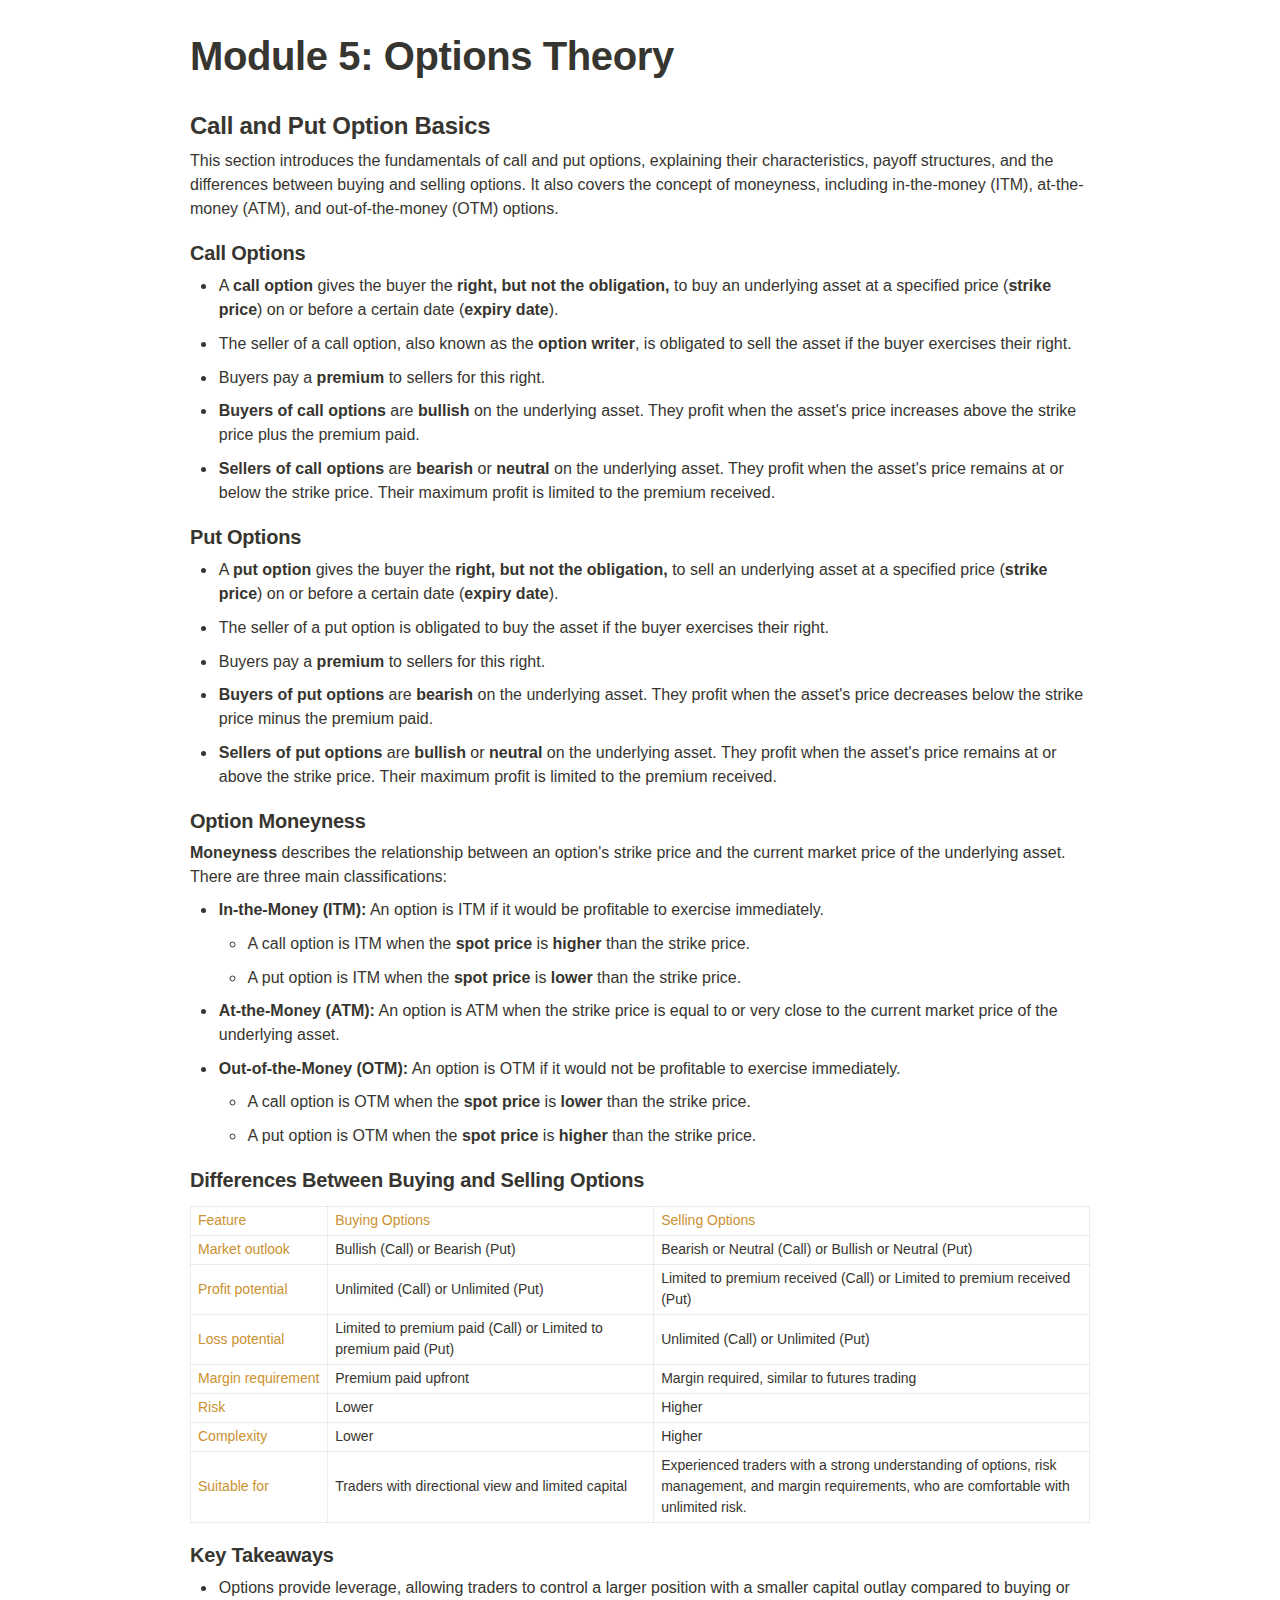
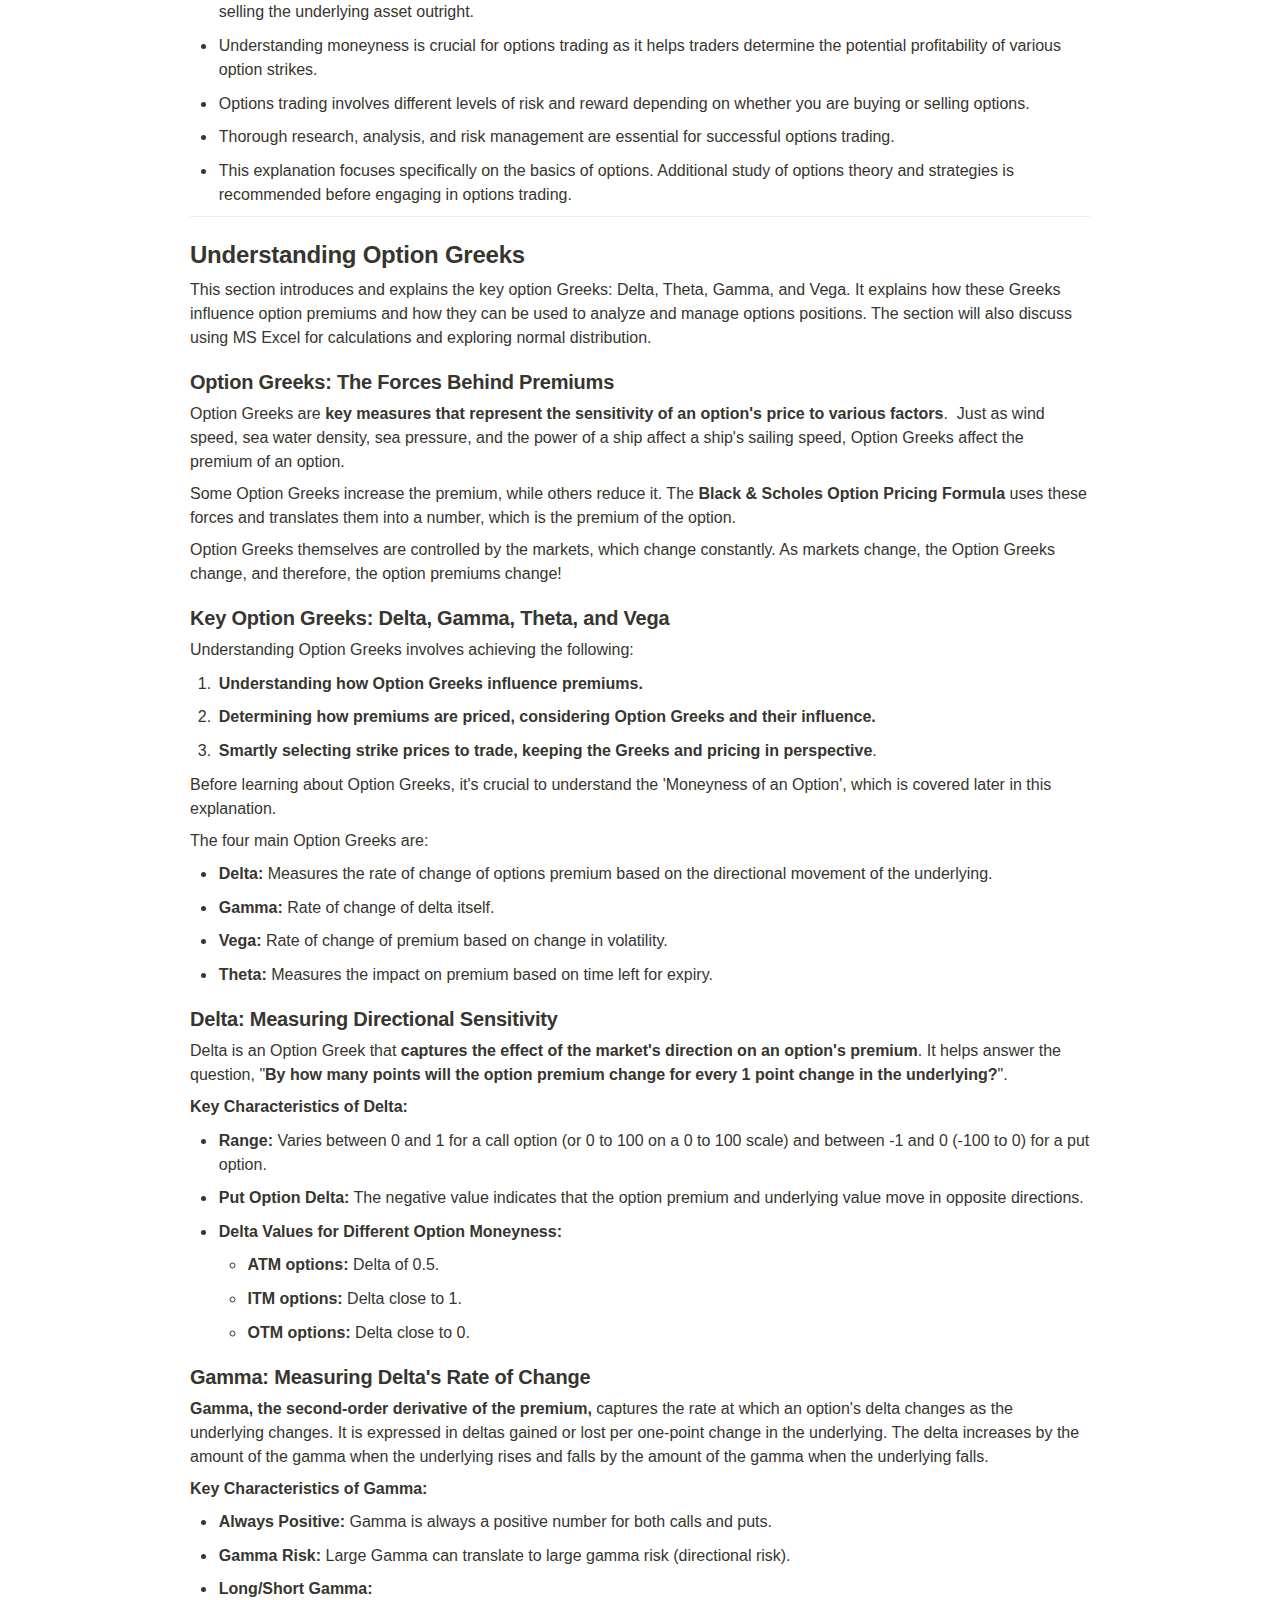
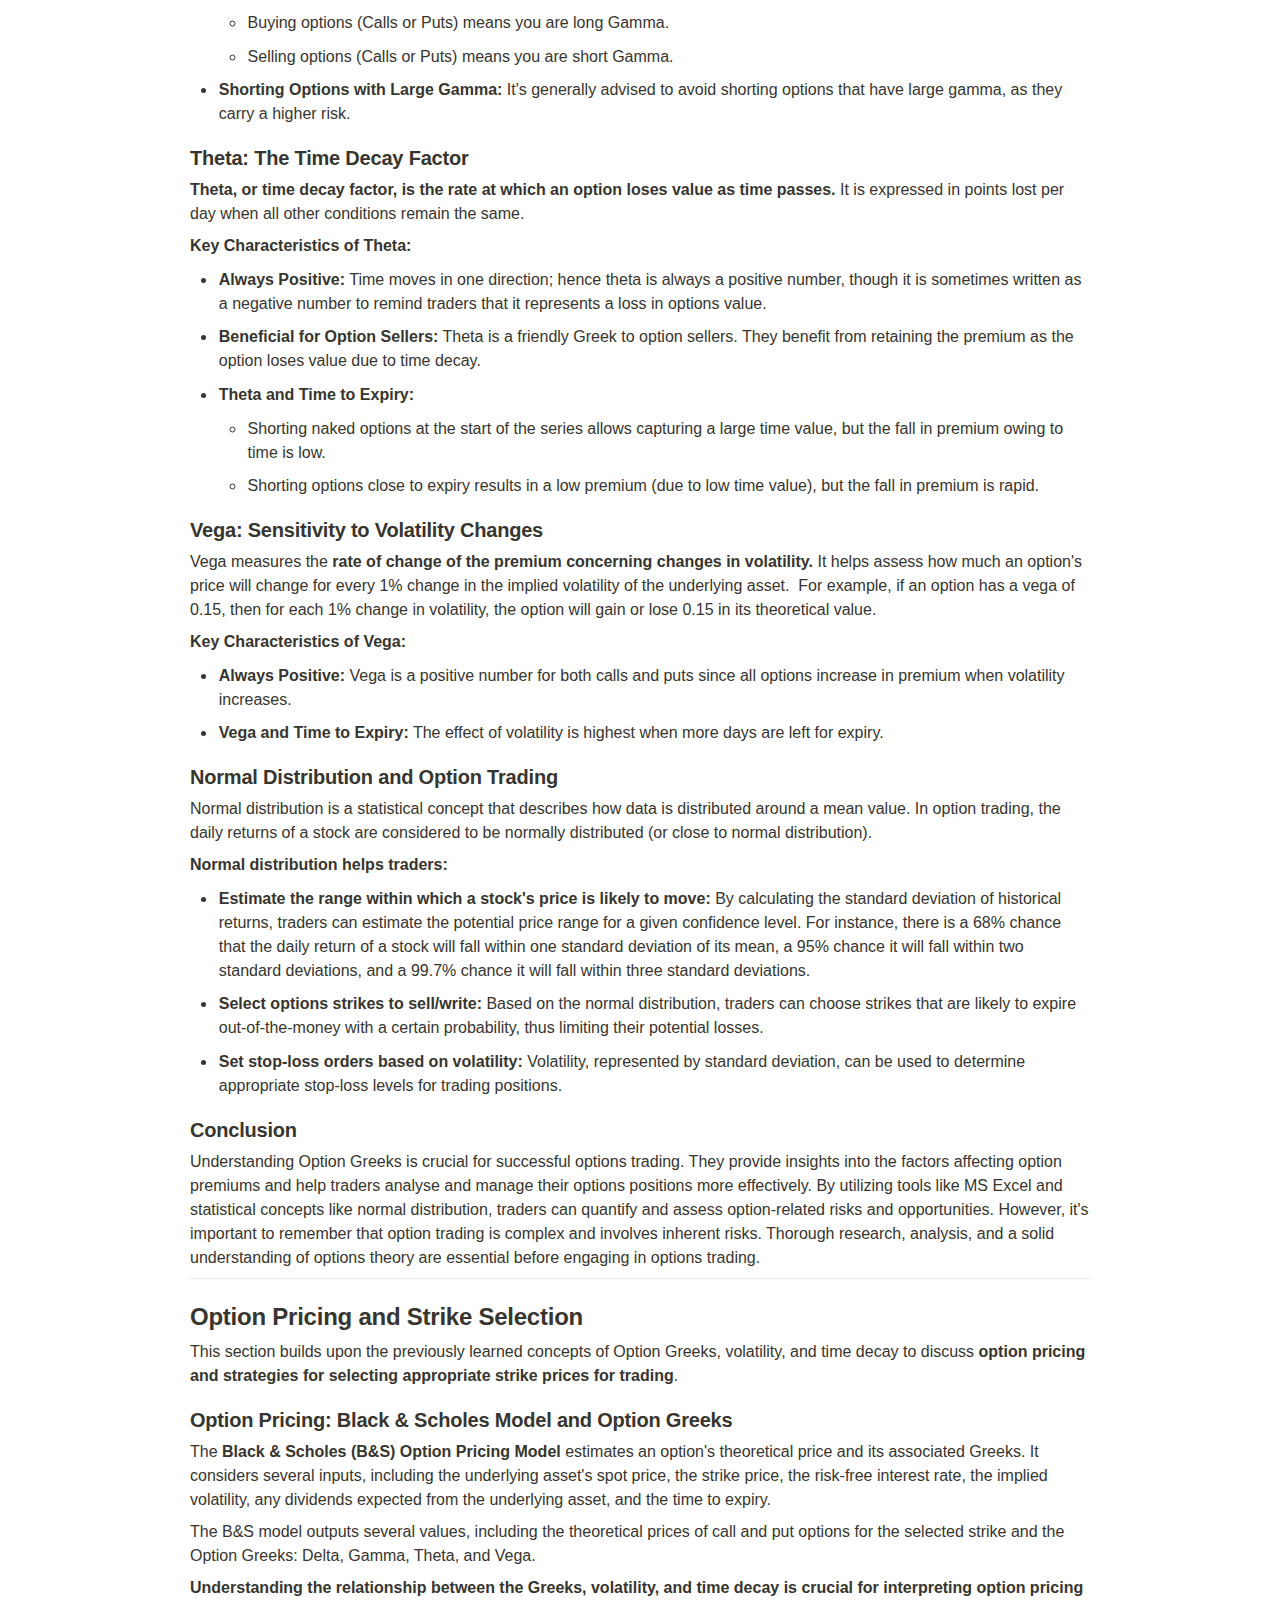
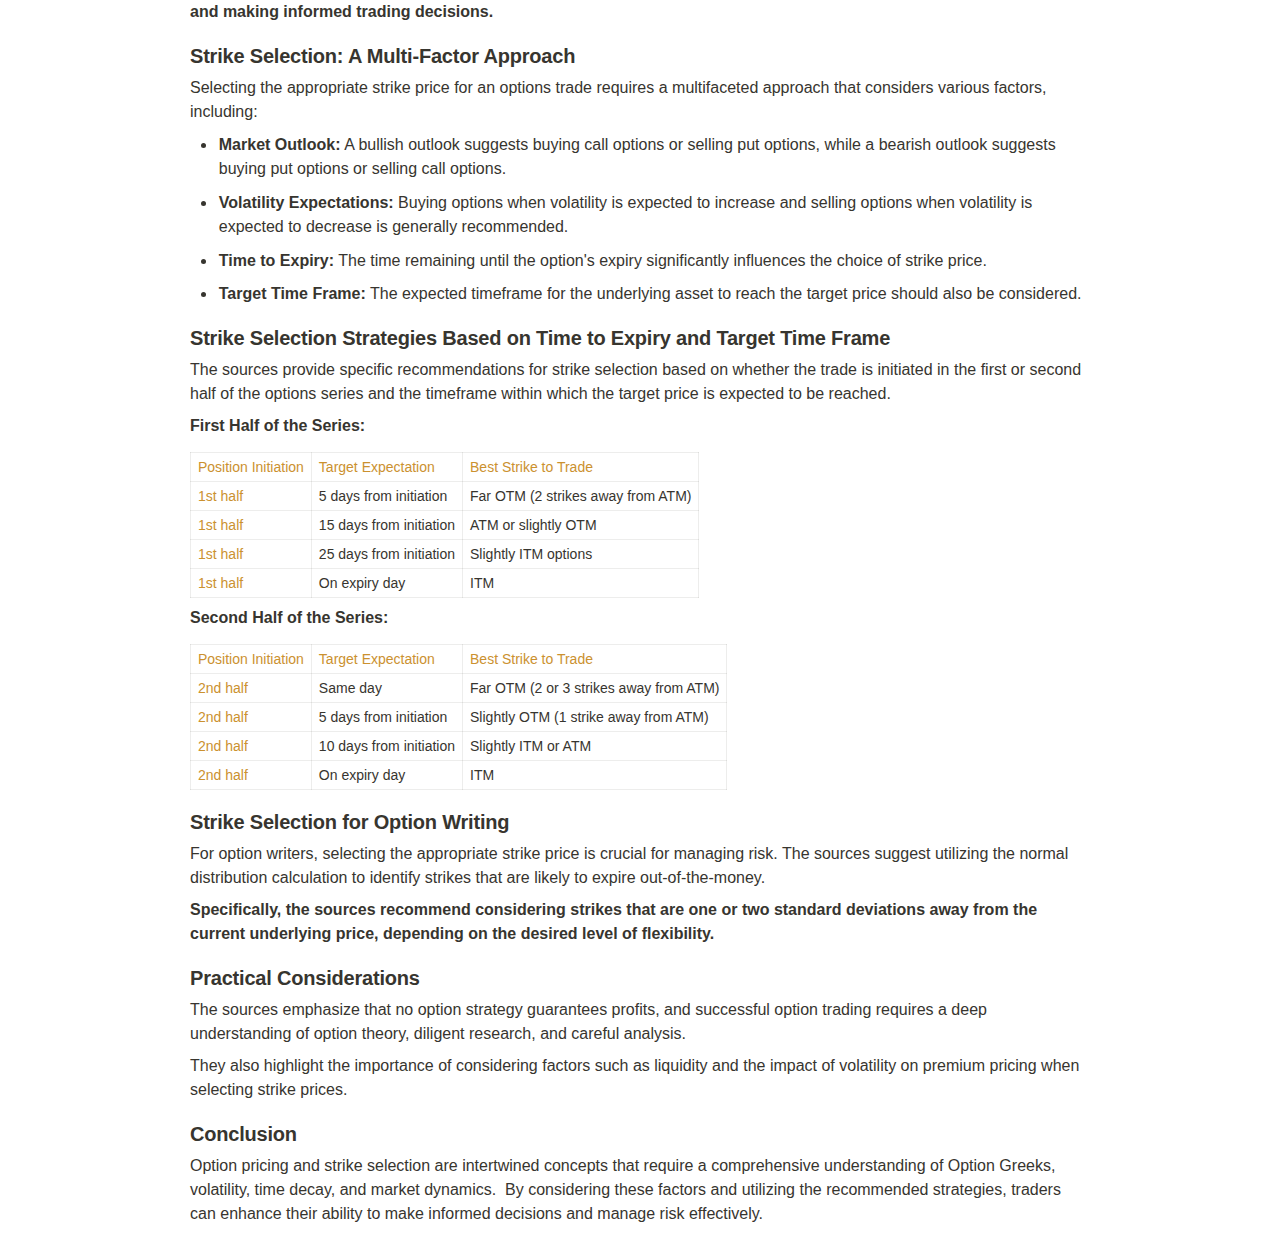
<file: Module 5 Options Theory.html>
<html><head><meta http-equiv="Content-Type" content="text/html; charset=utf-8"/><title>Module 5: Options Theory</title><style>
/* cspell:disable-file */
/* webkit printing magic: print all background colors */
html {
	-webkit-print-color-adjust: exact;
}
* {
	box-sizing: border-box;
	-webkit-print-color-adjust: exact;
}

html,
body {
	margin: 0;
	padding: 0;
}
@media only screen {
	body {
		margin: 2em auto;
		max-width: 900px;
		color: rgb(55, 53, 47);
	}
}

body {
	line-height: 1.5;
	white-space: pre-wrap;
}

a,
a.visited {
	color: inherit;
	text-decoration: underline;
}

.pdf-relative-link-path {
	font-size: 80%;
	color: #444;
}

h1,
h2,
h3 {
	letter-spacing: -0.01em;
	line-height: 1.2;
	font-weight: 600;
	margin-bottom: 0;
}

.page-title {
	font-size: 2.5rem;
	font-weight: 700;
	margin-top: 0;
	margin-bottom: 0.75em;
}

h1 {
	font-size: 1.875rem;
	margin-top: 1.875rem;
}

h2 {
	font-size: 1.5rem;
	margin-top: 1.5rem;
}

h3 {
	font-size: 1.25rem;
	margin-top: 1.25rem;
}

.source {
	border: 1px solid #ddd;
	border-radius: 3px;
	padding: 1.5em;
	word-break: break-all;
}

.callout {
	border-radius: 3px;
	padding: 1rem;
}

figure {
	margin: 1.25em 0;
	page-break-inside: avoid;
}

figcaption {
	opacity: 0.5;
	font-size: 85%;
	margin-top: 0.5em;
}

mark {
	background-color: transparent;
}

.indented {
	padding-left: 1.5em;
}

hr {
	background: transparent;
	display: block;
	width: 100%;
	height: 1px;
	visibility: visible;
	border: none;
	border-bottom: 1px solid rgba(55, 53, 47, 0.09);
}

img {
	max-width: 100%;
}

@media only print {
	img {
		max-height: 100vh;
		object-fit: contain;
	}
}

@page {
	margin: 1in;
}

.collection-content {
	font-size: 0.875rem;
}

.column-list {
	display: flex;
	justify-content: space-between;
}

.column {
	padding: 0 1em;
}

.column:first-child {
	padding-left: 0;
}

.column:last-child {
	padding-right: 0;
}

.table_of_contents-item {
	display: block;
	font-size: 0.875rem;
	line-height: 1.3;
	padding: 0.125rem;
}

.table_of_contents-indent-1 {
	margin-left: 1.5rem;
}

.table_of_contents-indent-2 {
	margin-left: 3rem;
}

.table_of_contents-indent-3 {
	margin-left: 4.5rem;
}

.table_of_contents-link {
	text-decoration: none;
	opacity: 0.7;
	border-bottom: 1px solid rgba(55, 53, 47, 0.18);
}

table,
th,
td {
	border: 1px solid rgba(55, 53, 47, 0.09);
	border-collapse: collapse;
}

table {
	border-left: none;
	border-right: none;
}

th,
td {
	font-weight: normal;
	padding: 0.25em 0.5em;
	line-height: 1.5;
	min-height: 1.5em;
	text-align: left;
}

th {
	color: rgba(55, 53, 47, 0.6);
}

ol,
ul {
	margin: 0;
	margin-block-start: 0.6em;
	margin-block-end: 0.6em;
}

li > ol:first-child,
li > ul:first-child {
	margin-block-start: 0.6em;
}

ul > li {
	list-style: disc;
}

ul.to-do-list {
	padding-inline-start: 0;
}

ul.to-do-list > li {
	list-style: none;
}

.to-do-children-checked {
	text-decoration: line-through;
	opacity: 0.375;
}

ul.toggle > li {
	list-style: none;
}

ul {
	padding-inline-start: 1.7em;
}

ul > li {
	padding-left: 0.1em;
}

ol {
	padding-inline-start: 1.6em;
}

ol > li {
	padding-left: 0.2em;
}

.mono ol {
	padding-inline-start: 2em;
}

.mono ol > li {
	text-indent: -0.4em;
}

.toggle {
	padding-inline-start: 0em;
	list-style-type: none;
}

/* Indent toggle children */
.toggle > li > details {
	padding-left: 1.7em;
}

.toggle > li > details > summary {
	margin-left: -1.1em;
}

.selected-value {
	display: inline-block;
	padding: 0 0.5em;
	background: rgba(206, 205, 202, 0.5);
	border-radius: 3px;
	margin-right: 0.5em;
	margin-top: 0.3em;
	margin-bottom: 0.3em;
	white-space: nowrap;
}

.collection-title {
	display: inline-block;
	margin-right: 1em;
}

.page-description {
    margin-bottom: 2em;
}

.simple-table {
	margin-top: 1em;
	font-size: 0.875rem;
	empty-cells: show;
}
.simple-table td {
	height: 29px;
	min-width: 120px;
}

.simple-table th {
	height: 29px;
	min-width: 120px;
}

.simple-table-header-color {
	background: rgb(247, 246, 243);
	color: black;
}
.simple-table-header {
	font-weight: 500;
}

time {
	opacity: 0.5;
}

.icon {
	display: inline-block;
	max-width: 1.2em;
	max-height: 1.2em;
	text-decoration: none;
	vertical-align: text-bottom;
	margin-right: 0.5em;
}

img.icon {
	border-radius: 3px;
}

.user-icon {
	width: 1.5em;
	height: 1.5em;
	border-radius: 100%;
	margin-right: 0.5rem;
}

.user-icon-inner {
	font-size: 0.8em;
}

.text-icon {
	border: 1px solid #000;
	text-align: center;
}

.page-cover-image {
	display: block;
	object-fit: cover;
	width: 100%;
	max-height: 30vh;
}

.page-header-icon {
	font-size: 3rem;
	margin-bottom: 1rem;
}

.page-header-icon-with-cover {
	margin-top: -0.72em;
	margin-left: 0.07em;
}

.page-header-icon img {
	border-radius: 3px;
}

.link-to-page {
	margin: 1em 0;
	padding: 0;
	border: none;
	font-weight: 500;
}

p > .user {
	opacity: 0.5;
}

td > .user,
td > time {
	white-space: nowrap;
}

input[type="checkbox"] {
	transform: scale(1.5);
	margin-right: 0.6em;
	vertical-align: middle;
}

p {
	margin-top: 0.5em;
	margin-bottom: 0.5em;
}

.image {
	border: none;
	margin: 1.5em 0;
	padding: 0;
	border-radius: 0;
	text-align: center;
}

.code,
code {
	background: rgba(135, 131, 120, 0.15);
	border-radius: 3px;
	padding: 0.2em 0.4em;
	border-radius: 3px;
	font-size: 85%;
	tab-size: 2;
}

code {
	color: #eb5757;
}

.code {
	padding: 1.5em 1em;
}

.code-wrap {
	white-space: pre-wrap;
	word-break: break-all;
}

.code > code {
	background: none;
	padding: 0;
	font-size: 100%;
	color: inherit;
}

blockquote {
	font-size: 1.25em;
	margin: 1em 0;
	padding-left: 1em;
	border-left: 3px solid rgb(55, 53, 47);
}

.bookmark {
	text-decoration: none;
	max-height: 8em;
	padding: 0;
	display: flex;
	width: 100%;
	align-items: stretch;
}

.bookmark-title {
	font-size: 0.85em;
	overflow: hidden;
	text-overflow: ellipsis;
	height: 1.75em;
	white-space: nowrap;
}

.bookmark-text {
	display: flex;
	flex-direction: column;
}

.bookmark-info {
	flex: 4 1 180px;
	padding: 12px 14px 14px;
	display: flex;
	flex-direction: column;
	justify-content: space-between;
}

.bookmark-image {
	width: 33%;
	flex: 1 1 180px;
	display: block;
	position: relative;
	object-fit: cover;
	border-radius: 1px;
}

.bookmark-description {
	color: rgba(55, 53, 47, 0.6);
	font-size: 0.75em;
	overflow: hidden;
	max-height: 4.5em;
	word-break: break-word;
}

.bookmark-href {
	font-size: 0.75em;
	margin-top: 0.25em;
}

.sans { font-family: ui-sans-serif, -apple-system, BlinkMacSystemFont, "Segoe UI Variable Display", "Segoe UI", Helvetica, "Apple Color Emoji", Arial, sans-serif, "Segoe UI Emoji", "Segoe UI Symbol"; }
.code { font-family: "SFMono-Regular", Menlo, Consolas, "PT Mono", "Liberation Mono", Courier, monospace; }
.serif { font-family: Lyon-Text, Georgia, ui-serif, serif; }
.mono { font-family: iawriter-mono, Nitti, Menlo, Courier, monospace; }
.pdf .sans { font-family: Inter, ui-sans-serif, -apple-system, BlinkMacSystemFont, "Segoe UI Variable Display", "Segoe UI", Helvetica, "Apple Color Emoji", Arial, sans-serif, "Segoe UI Emoji", "Segoe UI Symbol", 'Twemoji', 'Noto Color Emoji', 'Noto Sans CJK JP'; }
.pdf:lang(zh-CN) .sans { font-family: Inter, ui-sans-serif, -apple-system, BlinkMacSystemFont, "Segoe UI Variable Display", "Segoe UI", Helvetica, "Apple Color Emoji", Arial, sans-serif, "Segoe UI Emoji", "Segoe UI Symbol", 'Twemoji', 'Noto Color Emoji', 'Noto Sans CJK SC'; }
.pdf:lang(zh-TW) .sans { font-family: Inter, ui-sans-serif, -apple-system, BlinkMacSystemFont, "Segoe UI Variable Display", "Segoe UI", Helvetica, "Apple Color Emoji", Arial, sans-serif, "Segoe UI Emoji", "Segoe UI Symbol", 'Twemoji', 'Noto Color Emoji', 'Noto Sans CJK TC'; }
.pdf:lang(ko-KR) .sans { font-family: Inter, ui-sans-serif, -apple-system, BlinkMacSystemFont, "Segoe UI Variable Display", "Segoe UI", Helvetica, "Apple Color Emoji", Arial, sans-serif, "Segoe UI Emoji", "Segoe UI Symbol", 'Twemoji', 'Noto Color Emoji', 'Noto Sans CJK KR'; }
.pdf .code { font-family: Source Code Pro, "SFMono-Regular", Menlo, Consolas, "PT Mono", "Liberation Mono", Courier, monospace, 'Twemoji', 'Noto Color Emoji', 'Noto Sans Mono CJK JP'; }
.pdf:lang(zh-CN) .code { font-family: Source Code Pro, "SFMono-Regular", Menlo, Consolas, "PT Mono", "Liberation Mono", Courier, monospace, 'Twemoji', 'Noto Color Emoji', 'Noto Sans Mono CJK SC'; }
.pdf:lang(zh-TW) .code { font-family: Source Code Pro, "SFMono-Regular", Menlo, Consolas, "PT Mono", "Liberation Mono", Courier, monospace, 'Twemoji', 'Noto Color Emoji', 'Noto Sans Mono CJK TC'; }
.pdf:lang(ko-KR) .code { font-family: Source Code Pro, "SFMono-Regular", Menlo, Consolas, "PT Mono", "Liberation Mono", Courier, monospace, 'Twemoji', 'Noto Color Emoji', 'Noto Sans Mono CJK KR'; }
.pdf .serif { font-family: PT Serif, Lyon-Text, Georgia, ui-serif, serif, 'Twemoji', 'Noto Color Emoji', 'Noto Serif CJK JP'; }
.pdf:lang(zh-CN) .serif { font-family: PT Serif, Lyon-Text, Georgia, ui-serif, serif, 'Twemoji', 'Noto Color Emoji', 'Noto Serif CJK SC'; }
.pdf:lang(zh-TW) .serif { font-family: PT Serif, Lyon-Text, Georgia, ui-serif, serif, 'Twemoji', 'Noto Color Emoji', 'Noto Serif CJK TC'; }
.pdf:lang(ko-KR) .serif { font-family: PT Serif, Lyon-Text, Georgia, ui-serif, serif, 'Twemoji', 'Noto Color Emoji', 'Noto Serif CJK KR'; }
.pdf .mono { font-family: PT Mono, iawriter-mono, Nitti, Menlo, Courier, monospace, 'Twemoji', 'Noto Color Emoji', 'Noto Sans Mono CJK JP'; }
.pdf:lang(zh-CN) .mono { font-family: PT Mono, iawriter-mono, Nitti, Menlo, Courier, monospace, 'Twemoji', 'Noto Color Emoji', 'Noto Sans Mono CJK SC'; }
.pdf:lang(zh-TW) .mono { font-family: PT Mono, iawriter-mono, Nitti, Menlo, Courier, monospace, 'Twemoji', 'Noto Color Emoji', 'Noto Sans Mono CJK TC'; }
.pdf:lang(ko-KR) .mono { font-family: PT Mono, iawriter-mono, Nitti, Menlo, Courier, monospace, 'Twemoji', 'Noto Color Emoji', 'Noto Sans Mono CJK KR'; }
.highlight-default {
	color: rgba(55, 53, 47, 1);
}
.highlight-gray {
	color: rgba(120, 119, 116, 1);
	fill: rgba(120, 119, 116, 1);
}
.highlight-brown {
	color: rgba(159, 107, 83, 1);
	fill: rgba(159, 107, 83, 1);
}
.highlight-orange {
	color: rgba(217, 115, 13, 1);
	fill: rgba(217, 115, 13, 1);
}
.highlight-yellow {
	color: rgba(203, 145, 47, 1);
	fill: rgba(203, 145, 47, 1);
}
.highlight-teal {
	color: rgba(68, 131, 97, 1);
	fill: rgba(68, 131, 97, 1);
}
.highlight-blue {
	color: rgba(51, 126, 169, 1);
	fill: rgba(51, 126, 169, 1);
}
.highlight-purple {
	color: rgba(144, 101, 176, 1);
	fill: rgba(144, 101, 176, 1);
}
.highlight-pink {
	color: rgba(193, 76, 138, 1);
	fill: rgba(193, 76, 138, 1);
}
.highlight-red {
	color: rgba(212, 76, 71, 1);
	fill: rgba(212, 76, 71, 1);
}
.highlight-default_background {
	color: rgba(55, 53, 47, 1);
}
.highlight-gray_background {
	background: rgba(241, 241, 239, 1);
}
.highlight-brown_background {
	background: rgba(244, 238, 238, 1);
}
.highlight-orange_background {
	background: rgba(251, 236, 221, 1);
}
.highlight-yellow_background {
	background: rgba(251, 243, 219, 1);
}
.highlight-teal_background {
	background: rgba(237, 243, 236, 1);
}
.highlight-blue_background {
	background: rgba(231, 243, 248, 1);
}
.highlight-purple_background {
	background: rgba(244, 240, 247, 0.8);
}
.highlight-pink_background {
	background: rgba(249, 238, 243, 0.8);
}
.highlight-red_background {
	background: rgba(253, 235, 236, 1);
}
.block-color-default {
	color: inherit;
	fill: inherit;
}
.block-color-gray {
	color: rgba(120, 119, 116, 1);
	fill: rgba(120, 119, 116, 1);
}
.block-color-brown {
	color: rgba(159, 107, 83, 1);
	fill: rgba(159, 107, 83, 1);
}
.block-color-orange {
	color: rgba(217, 115, 13, 1);
	fill: rgba(217, 115, 13, 1);
}
.block-color-yellow {
	color: rgba(203, 145, 47, 1);
	fill: rgba(203, 145, 47, 1);
}
.block-color-teal {
	color: rgba(68, 131, 97, 1);
	fill: rgba(68, 131, 97, 1);
}
.block-color-blue {
	color: rgba(51, 126, 169, 1);
	fill: rgba(51, 126, 169, 1);
}
.block-color-purple {
	color: rgba(144, 101, 176, 1);
	fill: rgba(144, 101, 176, 1);
}
.block-color-pink {
	color: rgba(193, 76, 138, 1);
	fill: rgba(193, 76, 138, 1);
}
.block-color-red {
	color: rgba(212, 76, 71, 1);
	fill: rgba(212, 76, 71, 1);
}
.block-color-default_background {
	color: inherit;
	fill: inherit;
}
.block-color-gray_background {
	background: rgba(241, 241, 239, 1);
}
.block-color-brown_background {
	background: rgba(244, 238, 238, 1);
}
.block-color-orange_background {
	background: rgba(251, 236, 221, 1);
}
.block-color-yellow_background {
	background: rgba(251, 243, 219, 1);
}
.block-color-teal_background {
	background: rgba(237, 243, 236, 1);
}
.block-color-blue_background {
	background: rgba(231, 243, 248, 1);
}
.block-color-purple_background {
	background: rgba(244, 240, 247, 0.8);
}
.block-color-pink_background {
	background: rgba(249, 238, 243, 0.8);
}
.block-color-red_background {
	background: rgba(253, 235, 236, 1);
}
.select-value-color-uiBlue { background-color: rgba(35, 131, 226, .07); }
.select-value-color-pink { background-color: rgba(245, 224, 233, 1); }
.select-value-color-purple { background-color: rgba(232, 222, 238, 1); }
.select-value-color-green { background-color: rgba(219, 237, 219, 1); }
.select-value-color-gray { background-color: rgba(227, 226, 224, 1); }
.select-value-color-transparentGray { background-color: rgba(227, 226, 224, 0); }
.select-value-color-translucentGray { background-color: rgba(0, 0, 0, 0.06); }
.select-value-color-orange { background-color: rgba(250, 222, 201, 1); }
.select-value-color-brown { background-color: rgba(238, 224, 218, 1); }
.select-value-color-red { background-color: rgba(255, 226, 221, 1); }
.select-value-color-yellow { background-color: rgba(253, 236, 200, 1); }
.select-value-color-blue { background-color: rgba(211, 229, 239, 1); }
.select-value-color-pageGlass { background-color: undefined; }
.select-value-color-washGlass { background-color: undefined; }

.checkbox {
	display: inline-flex;
	vertical-align: text-bottom;
	width: 16;
	height: 16;
	background-size: 16px;
	margin-left: 2px;
	margin-right: 5px;
}

.checkbox-on {
	background-image: url("data:image/svg+xml;charset=UTF-8,%3Csvg%20width%3D%2216%22%20height%3D%2216%22%20viewBox%3D%220%200%2016%2016%22%20fill%3D%22none%22%20xmlns%3D%22http%3A%2F%2Fwww.w3.org%2F2000%2Fsvg%22%3E%0A%3Crect%20width%3D%2216%22%20height%3D%2216%22%20fill%3D%22%2358A9D7%22%2F%3E%0A%3Cpath%20d%3D%22M6.71429%2012.2852L14%204.9995L12.7143%203.71436L6.71429%209.71378L3.28571%206.2831L2%207.57092L6.71429%2012.2852Z%22%20fill%3D%22white%22%2F%3E%0A%3C%2Fsvg%3E");
}

.checkbox-off {
	background-image: url("data:image/svg+xml;charset=UTF-8,%3Csvg%20width%3D%2216%22%20height%3D%2216%22%20viewBox%3D%220%200%2016%2016%22%20fill%3D%22none%22%20xmlns%3D%22http%3A%2F%2Fwww.w3.org%2F2000%2Fsvg%22%3E%0A%3Crect%20x%3D%220.75%22%20y%3D%220.75%22%20width%3D%2214.5%22%20height%3D%2214.5%22%20fill%3D%22white%22%20stroke%3D%22%2336352F%22%20stroke-width%3D%221.5%22%2F%3E%0A%3C%2Fsvg%3E");
}
	
</style></head><body><article id="14e84369-c8cb-818e-811a-e47aee7c9c07" class="page sans"><header><h1 class="page-title">Module 5: Options Theory</h1><p class="page-description"></p></header><div class="page-body"><h2 id="14e84369-c8cb-8180-9419-cde6ad9d33e3" class="">Call and Put Option Basics</h2><p id="14e84369-c8cb-819c-badd-d7f0a7b08418" class="">This section introduces the fundamentals of call and put options, explaining their characteristics, payoff structures, and the differences between buying and selling options. It also covers the concept of moneyness, including in-the-money (ITM), at-the-money (ATM), and out-of-the-money (OTM) options.</p><h3 id="14e84369-c8cb-814a-bb4f-f834150ffb51" class="">Call Options</h3><ul id="14e84369-c8cb-8145-8e71-d6795c57ec1e" class="bulleted-list"><li style="list-style-type:disc">A <strong>call option</strong> gives the buyer the <strong>right, but not the obligation,</strong> to buy an underlying asset at a specified price (<strong>strike price</strong>) on or before a certain date (<strong>expiry date</strong>).</li></ul><ul id="14e84369-c8cb-81d2-92e2-c2a5b83476c3" class="bulleted-list"><li style="list-style-type:disc">The seller of a call option, also known as the <strong>option writer</strong>, is obligated to sell the asset if the buyer exercises their right.</li></ul><ul id="14e84369-c8cb-8194-9c63-e13931dbce06" class="bulleted-list"><li style="list-style-type:disc">Buyers pay a <strong>premium</strong> to sellers for this right.</li></ul><ul id="14e84369-c8cb-8145-a7cc-c77f0ff357af" class="bulleted-list"><li style="list-style-type:disc"><strong>Buyers of call options</strong> are <strong>bullish</strong> on the underlying asset. They profit when the asset&#x27;s price increases above the strike price plus the premium paid.</li></ul><ul id="14e84369-c8cb-8151-83b2-c43db23b9c38" class="bulleted-list"><li style="list-style-type:disc"><strong>Sellers of call options</strong> are <strong>bearish</strong> or <strong>neutral</strong> on the underlying asset. They profit when the asset&#x27;s price remains at or below the strike price. Their maximum profit is limited to the premium received.</li></ul><h3 id="14e84369-c8cb-81cb-93b6-f26dc27f16bd" class="">Put Options</h3><ul id="14e84369-c8cb-8187-8c03-e9ef26741b36" class="bulleted-list"><li style="list-style-type:disc">A <strong>put option</strong> gives the buyer the <strong>right, but not the obligation,</strong> to sell an underlying asset at a specified price (<strong>strike price</strong>) on or before a certain date (<strong>expiry date</strong>).</li></ul><ul id="14e84369-c8cb-8150-857f-d630d083b34e" class="bulleted-list"><li style="list-style-type:disc">The seller of a put option is obligated to buy the asset if the buyer exercises their right.</li></ul><ul id="14e84369-c8cb-8161-aefd-c436adf3420e" class="bulleted-list"><li style="list-style-type:disc">Buyers pay a <strong>premium</strong> to sellers for this right.</li></ul><ul id="14e84369-c8cb-8118-af08-f2f1b155aa43" class="bulleted-list"><li style="list-style-type:disc"><strong>Buyers of put options</strong> are <strong>bearish</strong> on the underlying asset. They profit when the asset&#x27;s price decreases below the strike price minus the premium paid.</li></ul><ul id="14e84369-c8cb-8162-9655-c78d27aa3800" class="bulleted-list"><li style="list-style-type:disc"><strong>Sellers of put options</strong> are <strong>bullish</strong> or <strong>neutral</strong> on the underlying asset. They profit when the asset&#x27;s price remains at or above the strike price. Their maximum profit is limited to the premium received.</li></ul><h3 id="14e84369-c8cb-8195-b381-cbffb238a0ac" class="">Option Moneyness</h3><p id="14e84369-c8cb-81eb-a9aa-e523961bb572" class=""><strong>Moneyness</strong> describes the relationship between an option&#x27;s strike price and the current market price of the underlying asset. There are three main classifications:</p><ul id="14e84369-c8cb-810b-8a83-cd5507a3113c" class="bulleted-list"><li style="list-style-type:disc"><strong>In-the-Money (ITM):</strong> An option is ITM if it would be profitable to exercise immediately.<ul id="14e84369-c8cb-8101-a612-d943bc197160" class="bulleted-list"><li style="list-style-type:circle">A call option is ITM when the <strong>spot price</strong> is <strong>higher</strong> than the strike price.</li></ul><ul id="14e84369-c8cb-814e-9fce-ee3b16482041" class="bulleted-list"><li style="list-style-type:circle">A put option is ITM when the <strong>spot price</strong> is <strong>lower</strong> than the strike price.</li></ul></li></ul><ul id="14e84369-c8cb-813b-b470-e5762f461707" class="bulleted-list"><li style="list-style-type:disc"><strong>At-the-Money (ATM):</strong> An option is ATM when the strike price is equal to or very close to the current market price of the underlying asset.</li></ul><ul id="14e84369-c8cb-8193-9fb2-ef3ccceb1ee8" class="bulleted-list"><li style="list-style-type:disc"><strong>Out-of-the-Money (OTM):</strong> An option is OTM if it would not be profitable to exercise immediately.<ul id="14e84369-c8cb-8150-890f-e9ed8df3845a" class="bulleted-list"><li style="list-style-type:circle">A call option is OTM when the <strong>spot price</strong> is <strong>lower</strong> than the strike price.</li></ul><ul id="14e84369-c8cb-818a-be55-cfc0fda00e45" class="bulleted-list"><li style="list-style-type:circle">A put option is OTM when the <strong>spot price</strong> is <strong>higher</strong> than the strike price.</li></ul></li></ul><h3 id="14e84369-c8cb-817a-a716-da1e5432e65b" class="">Differences Between Buying and Selling Options</h3><table id="14e84369-c8cb-81f4-8fe9-e59d2ae9da16" class="simple-table"><tbody><tr id="14e84369-c8cb-8124-99db-e5c79a17619a"><td id="k{M]" class="block-color-yellow" style="width:145px">Feature</td><td id="Qmeu" class="block-color-yellow" style="width:420px">Buying Options</td><td id="NNq]" class="block-color-yellow" style="width:580px">Selling Options</td></tr><tr id="14e84369-c8cb-81f5-a414-ccb27027b8a1"><td id="k{M]" class="block-color-yellow" style="width:145px">Market outlook</td><td id="Qmeu" class="" style="width:420px">Bullish (Call) or Bearish (Put)</td><td id="NNq]" class="" style="width:580px">Bearish or Neutral (Call) or Bullish or Neutral (Put)</td></tr><tr id="14e84369-c8cb-814a-a548-c3a416b3b8c4"><td id="k{M]" class="block-color-yellow" style="width:145px">Profit potential</td><td id="Qmeu" class="" style="width:420px">Unlimited (Call) or Unlimited (Put)</td><td id="NNq]" class="" style="width:580px">Limited to premium received (Call) or Limited to premium received (Put)</td></tr><tr id="14e84369-c8cb-819b-99ac-e3c603849d3e"><td id="k{M]" class="block-color-yellow" style="width:145px">Loss potential</td><td id="Qmeu" class="" style="width:420px">Limited to premium paid (Call) or Limited to premium paid (Put)</td><td id="NNq]" class="" style="width:580px">Unlimited (Call) or Unlimited (Put)</td></tr><tr id="14e84369-c8cb-8149-b79c-cbe5bf7e227a"><td id="k{M]" class="block-color-yellow" style="width:145px">Margin requirement</td><td id="Qmeu" class="" style="width:420px">Premium paid upfront</td><td id="NNq]" class="" style="width:580px">Margin required, similar to futures trading</td></tr><tr id="14e84369-c8cb-81af-b7ba-dad319656fdf"><td id="k{M]" class="block-color-yellow" style="width:145px">Risk</td><td id="Qmeu" class="" style="width:420px">Lower</td><td id="NNq]" class="" style="width:580px">Higher</td></tr><tr id="14e84369-c8cb-81e6-b662-cae39cfc82ff"><td id="k{M]" class="block-color-yellow" style="width:145px">Complexity</td><td id="Qmeu" class="" style="width:420px">Lower</td><td id="NNq]" class="" style="width:580px">Higher</td></tr><tr id="14e84369-c8cb-8117-b2f6-fc8cdedcb102"><td id="k{M]" class="block-color-yellow" style="width:145px">Suitable for</td><td id="Qmeu" class="" style="width:420px">Traders with directional view and limited capital</td><td id="NNq]" class="" style="width:580px">Experienced traders with a strong understanding of options, risk management, and margin requirements, who are comfortable with unlimited risk.</td></tr></tbody></table><h3 id="14e84369-c8cb-81ff-97b6-d8384a624753" class="">Key Takeaways</h3><ul id="14e84369-c8cb-81f4-bbc2-ddaba8e35079" class="bulleted-list"><li style="list-style-type:disc">Options provide leverage, allowing traders to control a larger position with a smaller capital outlay compared to buying or selling the underlying asset outright.</li></ul><ul id="14e84369-c8cb-81e4-ba59-d401cf797f19" class="bulleted-list"><li style="list-style-type:disc">Understanding moneyness is crucial for options trading as it helps traders determine the potential profitability of various option strikes.</li></ul><ul id="14e84369-c8cb-81ff-a932-ca655959d07a" class="bulleted-list"><li style="list-style-type:disc">Options trading involves different levels of risk and reward depending on whether you are buying or selling options.</li></ul><ul id="14e84369-c8cb-812c-9fae-e6d83b5c987f" class="bulleted-list"><li style="list-style-type:disc">Thorough research, analysis, and risk management are essential for successful options trading.</li></ul><ul id="14e84369-c8cb-8148-ac40-e8528956a771" class="bulleted-list"><li style="list-style-type:disc">This explanation focuses specifically on the basics of options. Additional study of options theory and strategies is recommended before engaging in options trading.</li></ul><hr id="14e84369-c8cb-8179-b7e2-d799abd34bc9"/><h2 id="14e84369-c8cb-8176-a8fe-ea2227f69ab5" class="">Understanding Option Greeks</h2><p id="14e84369-c8cb-81a4-ad10-f3ca51877d56" class="">This section introduces and explains the key option Greeks: Delta, Theta, Gamma, and Vega. It explains how these Greeks influence option premiums and how they can be used to analyze and manage options positions. The section will also discuss using MS Excel for calculations and exploring normal distribution.</p><h3 id="14e84369-c8cb-81ac-8fb0-fbe7e7a94e9c" class="">Option Greeks: The Forces Behind Premiums</h3><p id="14e84369-c8cb-81b0-bee5-ff57e08cfc0f" class="">Option Greeks are <strong>key measures that represent the sensitivity of an option&#x27;s price to various factors</strong>.  Just as wind speed, sea water density, sea pressure, and the power of a ship affect a ship&#x27;s sailing speed, Option Greeks affect the premium of an option.</p><p id="14e84369-c8cb-8101-a7ed-fc86c9e44c2d" class="">Some Option Greeks increase the premium, while others reduce it. The <strong>Black &amp; Scholes Option Pricing Formula</strong> uses these forces and translates them into a number, which is the premium of the option.</p><p id="14e84369-c8cb-8121-9093-ffd70983efb8" class="">Option Greeks themselves are controlled by the markets, which change constantly. As markets change, the Option Greeks change, and therefore, the option premiums change!</p><h3 id="14e84369-c8cb-81ae-854d-de4e937789b8" class="">Key Option Greeks: Delta, Gamma, Theta, and Vega</h3><p id="14e84369-c8cb-81bc-801c-efd2124bf2fd" class="">Understanding Option Greeks involves achieving the following:</p><ol type="1" id="14e84369-c8cb-8195-bf7a-e831f70dfeb4" class="numbered-list" start="1"><li><strong>Understanding how Option Greeks influence premiums.</strong></li></ol><ol type="1" id="14e84369-c8cb-810f-bd50-fbee72117a75" class="numbered-list" start="2"><li><strong>Determining how premiums are priced, considering Option Greeks and their influence.</strong></li></ol><ol type="1" id="14e84369-c8cb-81f1-9833-f801ed60e82f" class="numbered-list" start="3"><li><strong>Smartly selecting strike prices to trade, keeping the Greeks and pricing in perspective</strong>.</li></ol><p id="14e84369-c8cb-8185-97bd-fd39fb9c0cb3" class="">Before learning about Option Greeks, it&#x27;s crucial to understand the &#x27;Moneyness of an Option&#x27;, which is covered later in this explanation.</p><p id="14e84369-c8cb-8188-9b68-e3d34d2b0ceb" class="">The four main Option Greeks are:</p><ul id="14e84369-c8cb-81eb-98a4-f99f8b0abbe5" class="bulleted-list"><li style="list-style-type:disc"><strong>Delta:</strong> Measures the rate of change of options premium based on the directional movement of the underlying.</li></ul><ul id="14e84369-c8cb-8127-97d9-e502c08c3a1c" class="bulleted-list"><li style="list-style-type:disc"><strong>Gamma:</strong> Rate of change of delta itself.</li></ul><ul id="14e84369-c8cb-8140-9021-e83163e87b03" class="bulleted-list"><li style="list-style-type:disc"><strong>Vega:</strong> Rate of change of premium based on change in volatility.</li></ul><ul id="14e84369-c8cb-8108-b069-d8f5b2e6a876" class="bulleted-list"><li style="list-style-type:disc"><strong>Theta:</strong> Measures the impact on premium based on time left for expiry.</li></ul><h3 id="14e84369-c8cb-81c4-b0a3-e2fb5f2eff34" class="">Delta: Measuring Directional Sensitivity</h3><p id="14e84369-c8cb-8118-b1a4-e17fc0637b48" class="">Delta is an Option Greek that <strong>captures the effect of the market&#x27;s direction on an option&#x27;s premium</strong>. It helps answer the question, &quot;<strong>By how many points will the option premium change for every 1 point change in the underlying?</strong>&quot;.</p><p id="14e84369-c8cb-816c-8809-f30325c3b25c" class=""><strong>Key Characteristics of Delta:</strong></p><ul id="14e84369-c8cb-8121-8921-fb1f1be1b6b5" class="bulleted-list"><li style="list-style-type:disc"><strong>Range:</strong> Varies between 0 and 1 for a call option (or 0 to 100 on a 0 to 100 scale) and between -1 and 0 (-100 to 0) for a put option.</li></ul><ul id="14e84369-c8cb-812b-af77-f12415e6475f" class="bulleted-list"><li style="list-style-type:disc"><strong>Put Option Delta:</strong> The negative value indicates that the option premium and underlying value move in opposite directions.</li></ul><ul id="14e84369-c8cb-818f-bc1a-ca19d902fada" class="bulleted-list"><li style="list-style-type:disc"><strong>Delta Values for Different Option Moneyness:</strong><ul id="14e84369-c8cb-81cc-b996-cca9fd7e6db1" class="bulleted-list"><li style="list-style-type:circle"><strong>ATM options:</strong> Delta of 0.5.</li></ul><ul id="14e84369-c8cb-8196-9960-e525a50f1454" class="bulleted-list"><li style="list-style-type:circle"><strong>ITM options:</strong> Delta close to 1.</li></ul><ul id="14e84369-c8cb-810b-9704-c6b188b018fb" class="bulleted-list"><li style="list-style-type:circle"><strong>OTM options:</strong> Delta close to 0.</li></ul></li></ul><h3 id="14e84369-c8cb-8101-8dcd-dcbf5d806f97" class="">Gamma: Measuring Delta&#x27;s Rate of Change</h3><p id="14e84369-c8cb-8182-b038-d713f09ad93f" class=""><strong>Gamma, the second-order derivative of the premium,</strong> captures the rate at which an option&#x27;s delta changes as the underlying changes. It is expressed in deltas gained or lost per one-point change in the underlying. The delta increases by the amount of the gamma when the underlying rises and falls by the amount of the gamma when the underlying falls.</p><p id="14e84369-c8cb-81ae-b931-cd9d71823390" class=""><strong>Key Characteristics of Gamma:</strong></p><ul id="14e84369-c8cb-8123-b1ca-d2486ad1594c" class="bulleted-list"><li style="list-style-type:disc"><strong>Always Positive:</strong> Gamma is always a positive number for both calls and puts.</li></ul><ul id="14e84369-c8cb-81eb-9fa1-dd6d54720d0c" class="bulleted-list"><li style="list-style-type:disc"><strong>Gamma Risk:</strong> Large Gamma can translate to large gamma risk (directional risk).</li></ul><ul id="14e84369-c8cb-8182-9c37-ff78bf292f44" class="bulleted-list"><li style="list-style-type:disc"><strong>Long/Short Gamma:</strong><ul id="14e84369-c8cb-81a5-af74-ebc4f97b9220" class="bulleted-list"><li style="list-style-type:circle">Buying options (Calls or Puts) means you are long Gamma.</li></ul><ul id="14e84369-c8cb-8117-a3eb-c921b44863d9" class="bulleted-list"><li style="list-style-type:circle">Selling options (Calls or Puts) means you are short Gamma.</li></ul></li></ul><ul id="14e84369-c8cb-81f3-93e7-e4c44b0ee9c0" class="bulleted-list"><li style="list-style-type:disc"><strong>Shorting Options with Large Gamma:</strong> It&#x27;s generally advised to avoid shorting options that have large gamma, as they carry a higher risk.</li></ul><h3 id="14e84369-c8cb-8175-9649-d05f027582b7" class="">Theta: The Time Decay Factor</h3><p id="14e84369-c8cb-81bf-8dc3-c068f980ccbb" class=""><strong>Theta, or time decay factor, is the rate at which an option loses value as time passes.</strong> It is expressed in points lost per day when all other conditions remain the same.</p><p id="14e84369-c8cb-8106-889c-e7bcb79923d9" class=""><strong>Key Characteristics of Theta:</strong></p><ul id="14e84369-c8cb-815c-a7fa-f6586efb2d54" class="bulleted-list"><li style="list-style-type:disc"><strong>Always Positive:</strong> Time moves in one direction; hence theta is always a positive number, though it is sometimes written as a negative number to remind traders that it represents a loss in options value.</li></ul><ul id="14e84369-c8cb-8112-b1d7-d606e71176f8" class="bulleted-list"><li style="list-style-type:disc"><strong>Beneficial for Option Sellers:</strong> Theta is a friendly Greek to option sellers. They benefit from retaining the premium as the option loses value due to time decay.</li></ul><ul id="14e84369-c8cb-81be-bef3-e7a09d80aadb" class="bulleted-list"><li style="list-style-type:disc"><strong>Theta and Time to Expiry:</strong><ul id="14e84369-c8cb-8117-9d4a-ca199b718c93" class="bulleted-list"><li style="list-style-type:circle">Shorting naked options at the start of the series allows capturing a large time value, but the fall in premium owing to time is low.</li></ul><ul id="14e84369-c8cb-81c3-985b-ef285403f991" class="bulleted-list"><li style="list-style-type:circle">Shorting options close to expiry results in a low premium (due to low time value), but the fall in premium is rapid.</li></ul></li></ul><h3 id="14e84369-c8cb-8172-8470-c38de793fc95" class="">Vega: Sensitivity to Volatility Changes</h3><p id="14e84369-c8cb-812f-8fe2-cdf4e69201f1" class="">Vega measures the <strong>rate of change of the premium concerning changes in volatility.</strong> It helps assess how much an option&#x27;s price will change for every 1% change in the implied volatility of the underlying asset.  For example, if an option has a vega of 0.15, then for each 1% change in volatility, the option will gain or lose 0.15 in its theoretical value.</p><p id="14e84369-c8cb-81ef-beb2-d6c3d9be43fe" class=""><strong>Key Characteristics of Vega:</strong></p><ul id="14e84369-c8cb-815c-9280-c5abf3dbde2c" class="bulleted-list"><li style="list-style-type:disc"><strong>Always Positive:</strong> Vega is a positive number for both calls and puts since all options increase in premium when volatility increases.</li></ul><ul id="14e84369-c8cb-813c-9ebd-e39875a39d81" class="bulleted-list"><li style="list-style-type:disc"><strong>Vega and Time to Expiry:</strong> The effect of volatility is highest when more days are left for expiry.</li></ul><h3 id="14e84369-c8cb-8108-b40a-c2a5c1e39de3" class="">Normal Distribution and Option Trading</h3><p id="14e84369-c8cb-81a9-a810-ff9b6c9c5e61" class="">Normal distribution is a statistical concept that describes how data is distributed around a mean value. In option trading, the daily returns of a stock are considered to be normally distributed (or close to normal distribution).</p><p id="14e84369-c8cb-81da-bdb6-f45eaecce0d5" class=""><strong>Normal distribution helps traders:</strong></p><ul id="14e84369-c8cb-8179-806a-ea2a779685d5" class="bulleted-list"><li style="list-style-type:disc"><strong>Estimate the range within which a stock&#x27;s price is likely to move:</strong> By calculating the standard deviation of historical returns, traders can estimate the potential price range for a given confidence level. For instance, there is a 68% chance that the daily return of a stock will fall within one standard deviation of its mean, a 95% chance it will fall within two standard deviations, and a 99.7% chance it will fall within three standard deviations.</li></ul><ul id="14e84369-c8cb-8101-a89b-ecf912aefccd" class="bulleted-list"><li style="list-style-type:disc"><strong>Select options strikes to sell/write:</strong> Based on the normal distribution, traders can choose strikes that are likely to expire out-of-the-money with a certain probability, thus limiting their potential losses.</li></ul><ul id="14e84369-c8cb-8153-97d4-cc586f1d684b" class="bulleted-list"><li style="list-style-type:disc"><strong>Set stop-loss orders based on volatility:</strong> Volatility, represented by standard deviation, can be used to determine appropriate stop-loss levels for trading positions.</li></ul><h3 id="14e84369-c8cb-8168-ab91-e884226f57e5" class="">Conclusion</h3><p id="14e84369-c8cb-8154-a9e5-c65c88cea9aa" class="">Understanding Option Greeks is crucial for successful options trading. They provide insights into the factors affecting option premiums and help traders analyse and manage their options positions more effectively. By utilizing tools like MS Excel and statistical concepts like normal distribution, traders can quantify and assess option-related risks and opportunities. However, it&#x27;s important to remember that option trading is complex and involves inherent risks. Thorough research, analysis, and a solid understanding of options theory are essential before engaging in options trading.</p><hr id="14e84369-c8cb-819a-bb23-e151fb617905"/><h2 id="14e84369-c8cb-8172-8357-c8e54c6403eb" class="">Option Pricing and Strike Selection</h2><p id="14e84369-c8cb-81f3-986c-e153b471de04" class="">This section builds upon the previously learned concepts of Option Greeks, volatility, and time decay to discuss <strong>option pricing and strategies for selecting appropriate strike prices for trading</strong>.</p><h3 id="14e84369-c8cb-810a-ac92-f954196d85e6" class="">Option Pricing: Black &amp; Scholes Model and Option Greeks</h3><p id="14e84369-c8cb-81d9-9527-e83d1c19e3df" class="">The <strong>Black &amp; Scholes (B&amp;S) Option Pricing Model</strong> estimates an option&#x27;s theoretical price and its associated Greeks. It considers several inputs, including the underlying asset&#x27;s spot price, the strike price, the risk-free interest rate, the implied volatility, any dividends expected from the underlying asset, and the time to expiry.</p><p id="14e84369-c8cb-812c-9c20-c87d222cf57e" class="">The B&amp;S model outputs several values, including the theoretical prices of call and put options for the selected strike and the Option Greeks: Delta, Gamma, Theta, and Vega.</p><p id="14e84369-c8cb-8106-95ff-df0f185cb722" class=""><strong>Understanding the relationship between the Greeks, volatility, and time decay is crucial for interpreting option pricing and making informed trading decisions.</strong></p><h3 id="14e84369-c8cb-817d-abce-cf403f4bbc94" class="">Strike Selection: A Multi-Factor Approach</h3><p id="14e84369-c8cb-8160-8f00-f656999afc1d" class="">Selecting the appropriate strike price for an options trade requires a multifaceted approach that considers various factors, including:</p><ul id="14e84369-c8cb-8187-881b-f2376fd8db06" class="bulleted-list"><li style="list-style-type:disc"><strong>Market Outlook:</strong> A bullish outlook suggests buying call options or selling put options, while a bearish outlook suggests buying put options or selling call options.</li></ul><ul id="14e84369-c8cb-81a0-8234-d7702a4766b6" class="bulleted-list"><li style="list-style-type:disc"><strong>Volatility Expectations:</strong> Buying options when volatility is expected to increase and selling options when volatility is expected to decrease is generally recommended.</li></ul><ul id="14e84369-c8cb-8119-a1f0-c9f9b34c4b50" class="bulleted-list"><li style="list-style-type:disc"><strong>Time to Expiry:</strong> The time remaining until the option&#x27;s expiry significantly influences the choice of strike price.</li></ul><ul id="14e84369-c8cb-81ef-bf60-da08fa0f828c" class="bulleted-list"><li style="list-style-type:disc"><strong>Target Time Frame:</strong> The expected timeframe for the underlying asset to reach the target price should also be considered.</li></ul><h3 id="14e84369-c8cb-81c2-a7f3-c9228ef684d4" class="">Strike Selection Strategies Based on Time to Expiry and Target Time Frame</h3><p id="14e84369-c8cb-810e-9243-e63db425a771" class="">The sources provide specific recommendations for strike selection based on whether the trade is initiated in the first or second half of the options series and the timeframe within which the target price is expected to be reached.</p><p id="14e84369-c8cb-8154-83b5-c7b1807360ff" class=""><strong>First Half of the Series:</strong></p><table id="14e84369-c8cb-81fc-afbe-f922dcd3d139" class="simple-table"><tbody><tr id="14e84369-c8cb-8154-8b4f-c63891c3f44f"><td id="vjaF" class="block-color-yellow">Position Initiation</td><td id="~l[m" class="block-color-yellow">Target Expectation</td><td id=";Z;{" class="block-color-yellow">Best Strike to Trade</td></tr><tr id="14e84369-c8cb-81f1-bfc8-f1f2d9bcb25d"><td id="vjaF" class="block-color-yellow">1st half</td><td id="~l[m" class="">5 days from initiation</td><td id=";Z;{" class="">Far OTM (2 strikes away from ATM)</td></tr><tr id="14e84369-c8cb-8196-a3d0-f930f988fa6e"><td id="vjaF" class="block-color-yellow">1st half</td><td id="~l[m" class="">15 days from initiation</td><td id=";Z;{" class="">ATM or slightly OTM</td></tr><tr id="14e84369-c8cb-817d-a1ce-d9cfa5a9970a"><td id="vjaF" class="block-color-yellow">1st half</td><td id="~l[m" class="">25 days from initiation</td><td id=";Z;{" class="">Slightly ITM options</td></tr><tr id="14e84369-c8cb-8123-b65b-caaf10a21cff"><td id="vjaF" class="block-color-yellow">1st half</td><td id="~l[m" class="">On expiry day</td><td id=";Z;{" class="">ITM</td></tr></tbody></table><p id="14e84369-c8cb-815d-a53e-f1cc261429e9" class=""><strong>Second Half of the Series:</strong></p><table id="14e84369-c8cb-8120-8713-ebb555839556" class="simple-table"><tbody><tr id="14e84369-c8cb-81a9-a4a0-fff9b6842580"><td id="wudT" class="block-color-yellow">Position Initiation</td><td id="aMdx" class="block-color-yellow">Target Expectation</td><td id="y~ZG" class="block-color-yellow">Best Strike to Trade</td></tr><tr id="14e84369-c8cb-81f3-8e12-ee483f1fad2e"><td id="wudT" class="block-color-yellow">2nd half</td><td id="aMdx" class="">Same day</td><td id="y~ZG" class="">Far OTM (2 or 3 strikes away from ATM)</td></tr><tr id="14e84369-c8cb-81e0-8b41-ee3e052e77b0"><td id="wudT" class="block-color-yellow">2nd half</td><td id="aMdx" class="">5 days from initiation</td><td id="y~ZG" class="">Slightly OTM (1 strike away from ATM)</td></tr><tr id="14e84369-c8cb-813b-9b76-cf7f8b6fc905"><td id="wudT" class="block-color-yellow">2nd half</td><td id="aMdx" class="">10 days from initiation</td><td id="y~ZG" class="">Slightly ITM or ATM</td></tr><tr id="14e84369-c8cb-814c-83c9-dfb2f825b027"><td id="wudT" class="block-color-yellow">2nd half</td><td id="aMdx" class="">On expiry day</td><td id="y~ZG" class="">ITM</td></tr></tbody></table><h3 id="14e84369-c8cb-81e2-8a42-eb2df55d0f4f" class="">Strike Selection for Option Writing</h3><p id="14e84369-c8cb-81fa-84a1-c458582a75c5" class="">For option writers, selecting the appropriate strike price is crucial for managing risk. The sources suggest utilizing the normal distribution calculation to identify strikes that are likely to expire out-of-the-money.</p><p id="14e84369-c8cb-8139-8397-c9652a8b0851" class=""><strong>Specifically, the sources recommend considering strikes that are one or two standard deviations away from the current underlying price, depending on the desired level of flexibility.</strong></p><h3 id="14e84369-c8cb-81d8-a6a6-eaee442767df" class="">Practical Considerations</h3><p id="14e84369-c8cb-8165-9025-cbe320cb8e29" class="">The sources emphasize that no option strategy guarantees profits, and successful option trading requires a deep understanding of option theory, diligent research, and careful analysis.</p><p id="14e84369-c8cb-8152-a2c5-f7e8966ba82e" class="">They also highlight the importance of considering factors such as liquidity and the impact of volatility on premium pricing when selecting strike prices.</p><h3 id="14e84369-c8cb-8190-a08f-fe729d1d7d4d" class="">Conclusion</h3><p id="14e84369-c8cb-81b5-b778-df4dbd3795b7" class="">Option pricing and strike selection are intertwined concepts that require a comprehensive understanding of Option Greeks, volatility, time decay, and market dynamics.  By considering these factors and utilizing the recommended strategies, traders can enhance their ability to make informed decisions and manage risk effectively.</p></div></article><span class="sans" style="font-size:14px;padding-top:2em"></span></body></html>
</file>
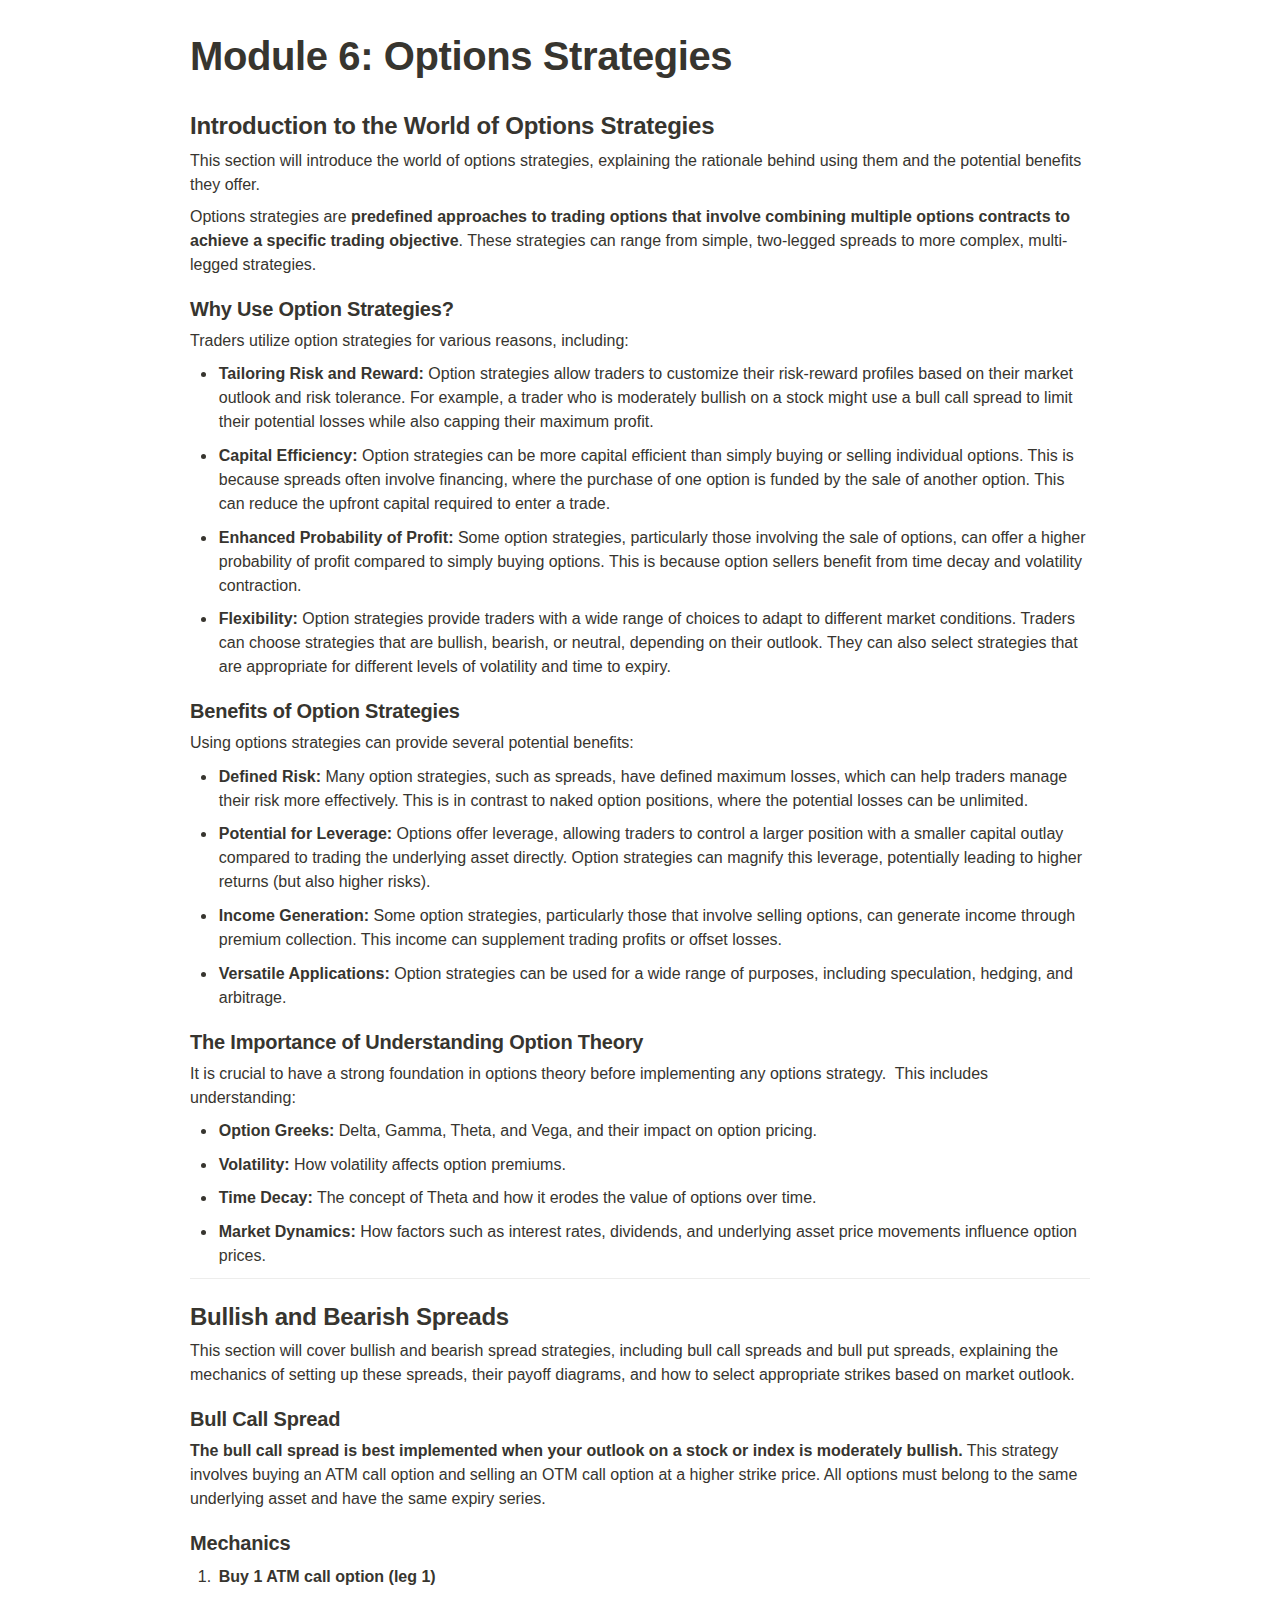
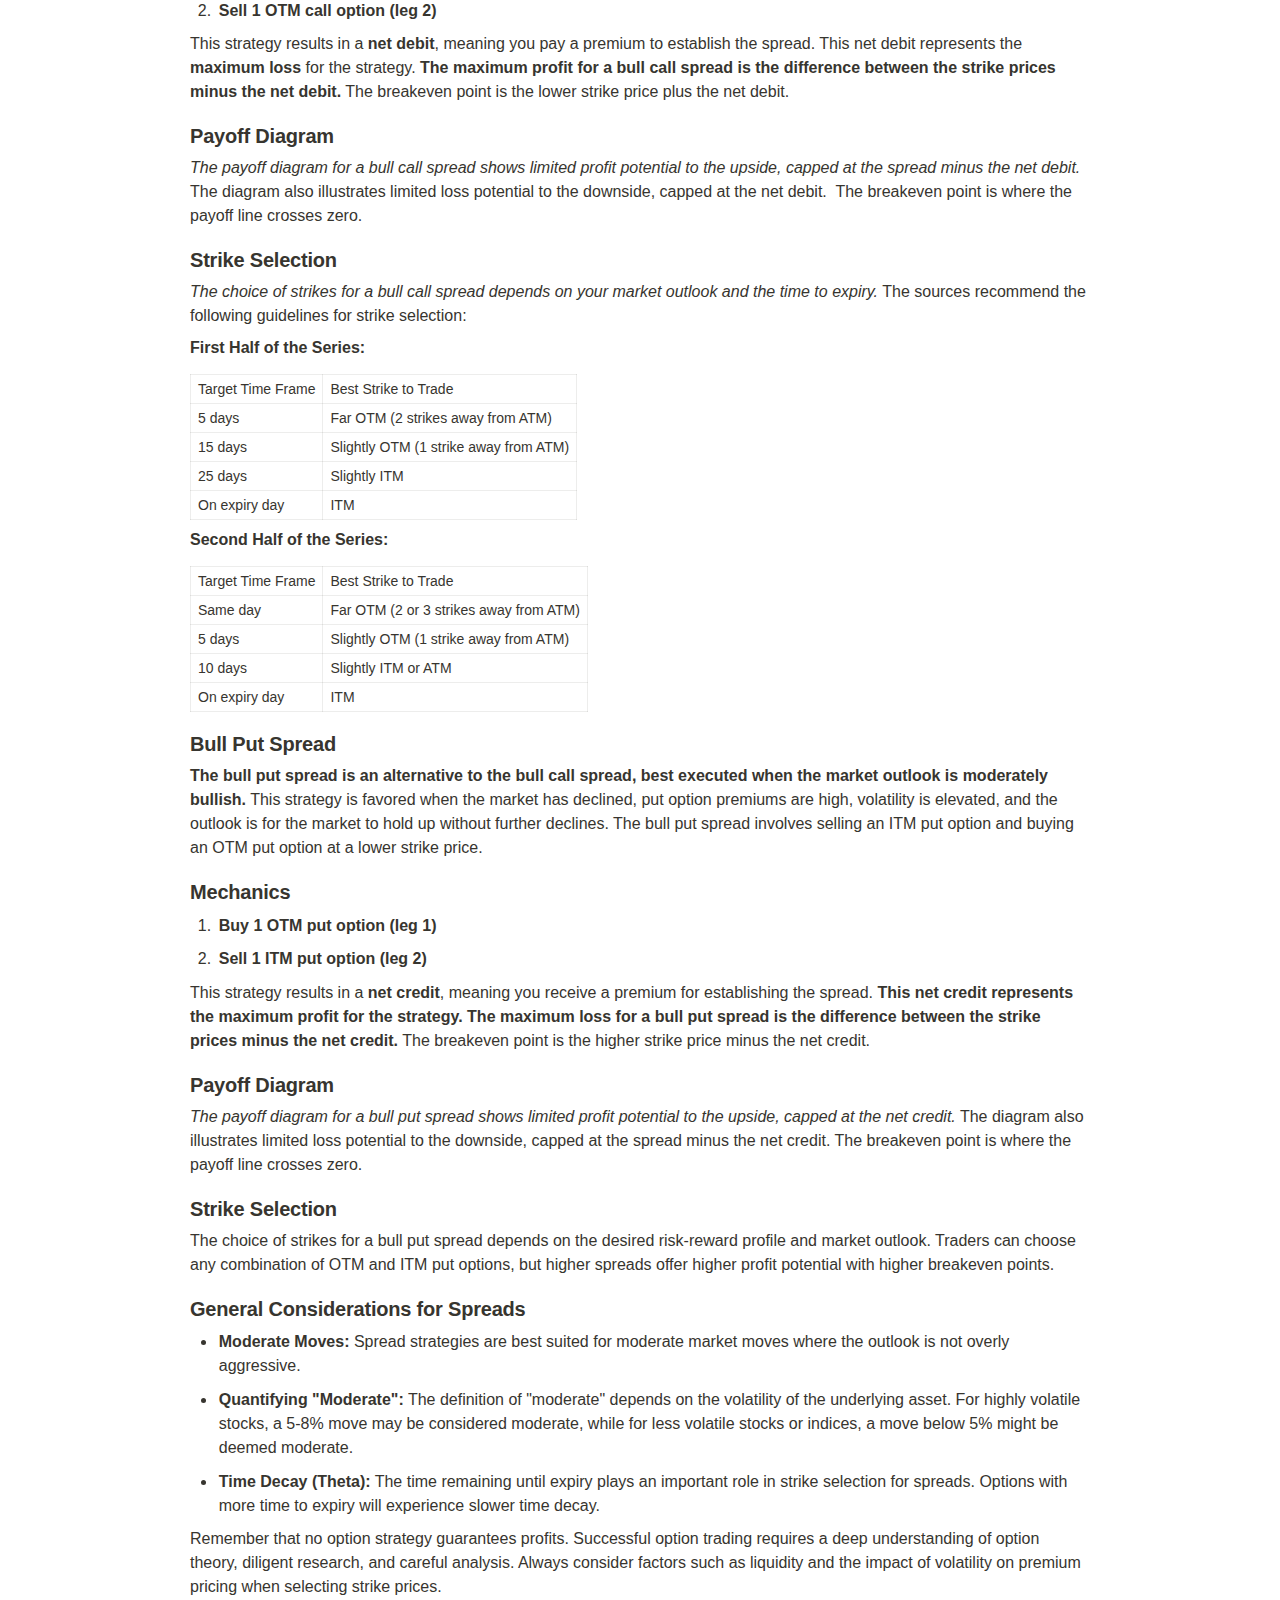
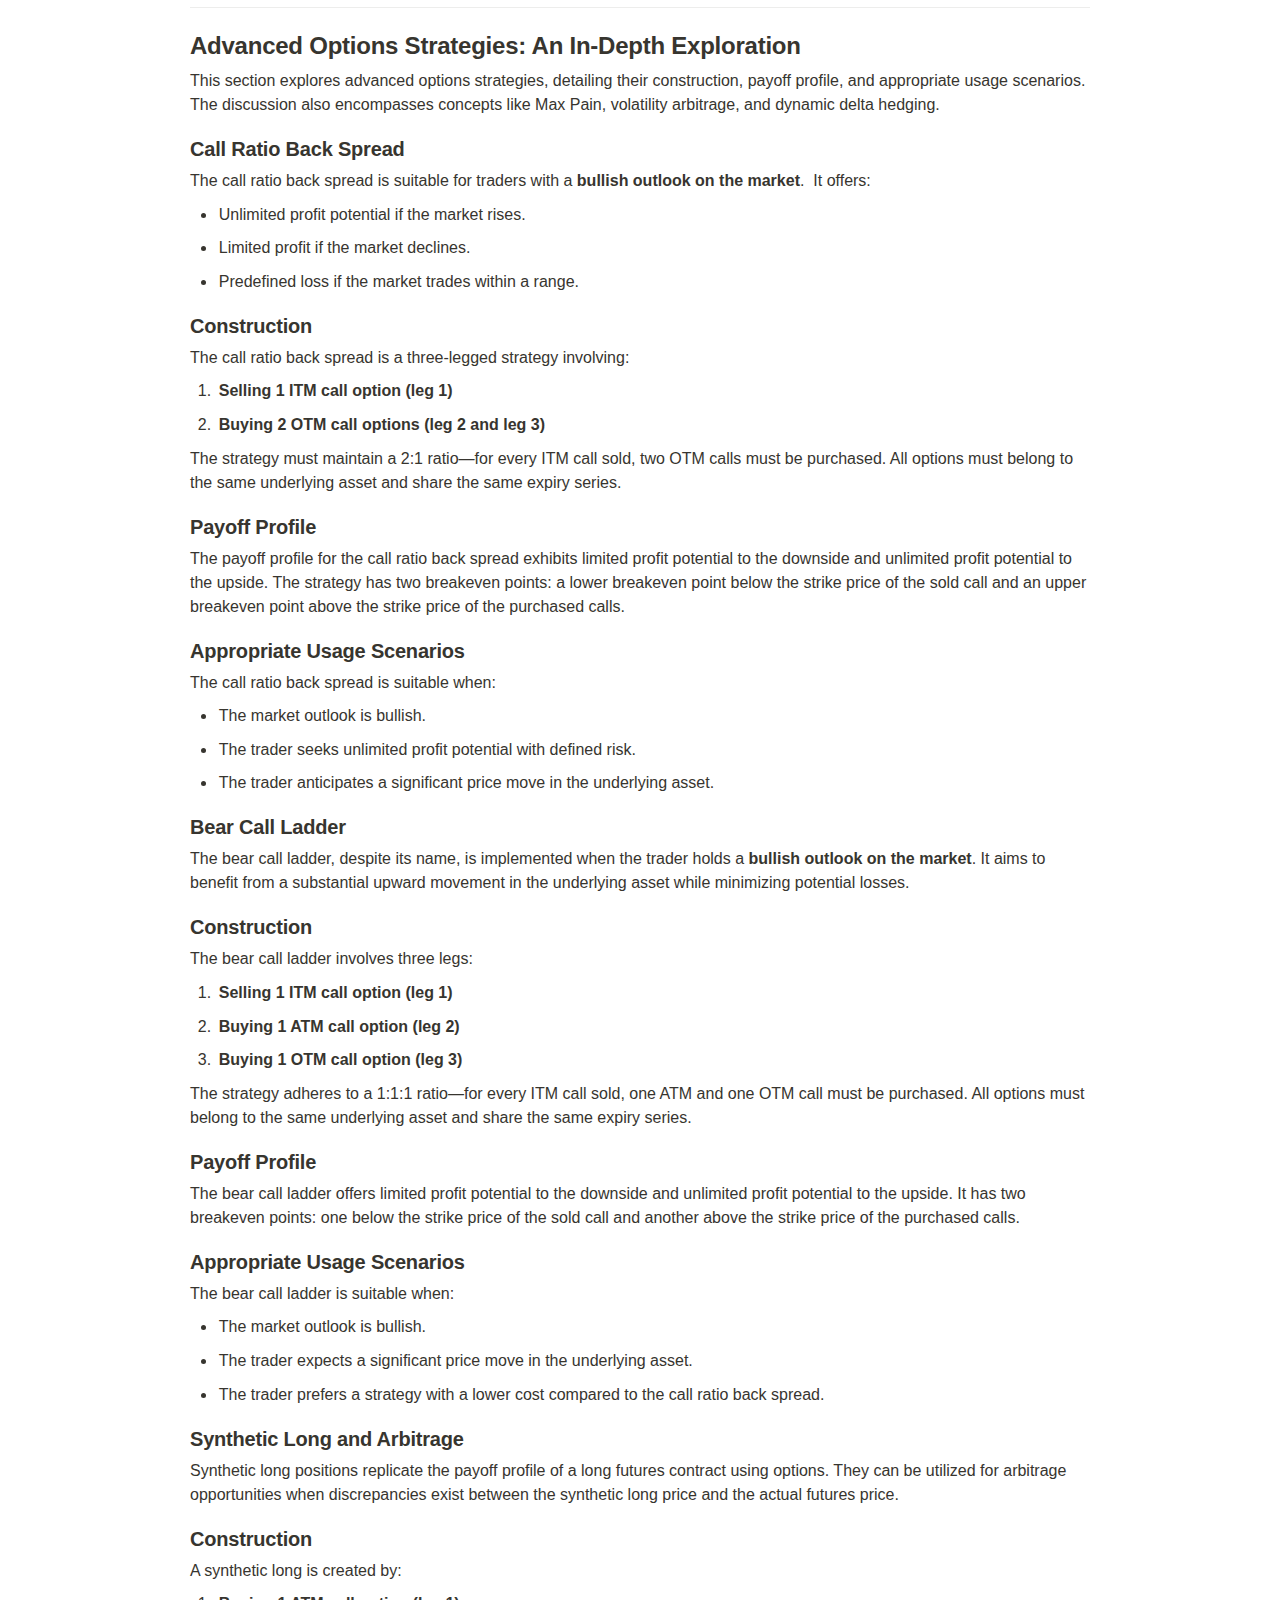
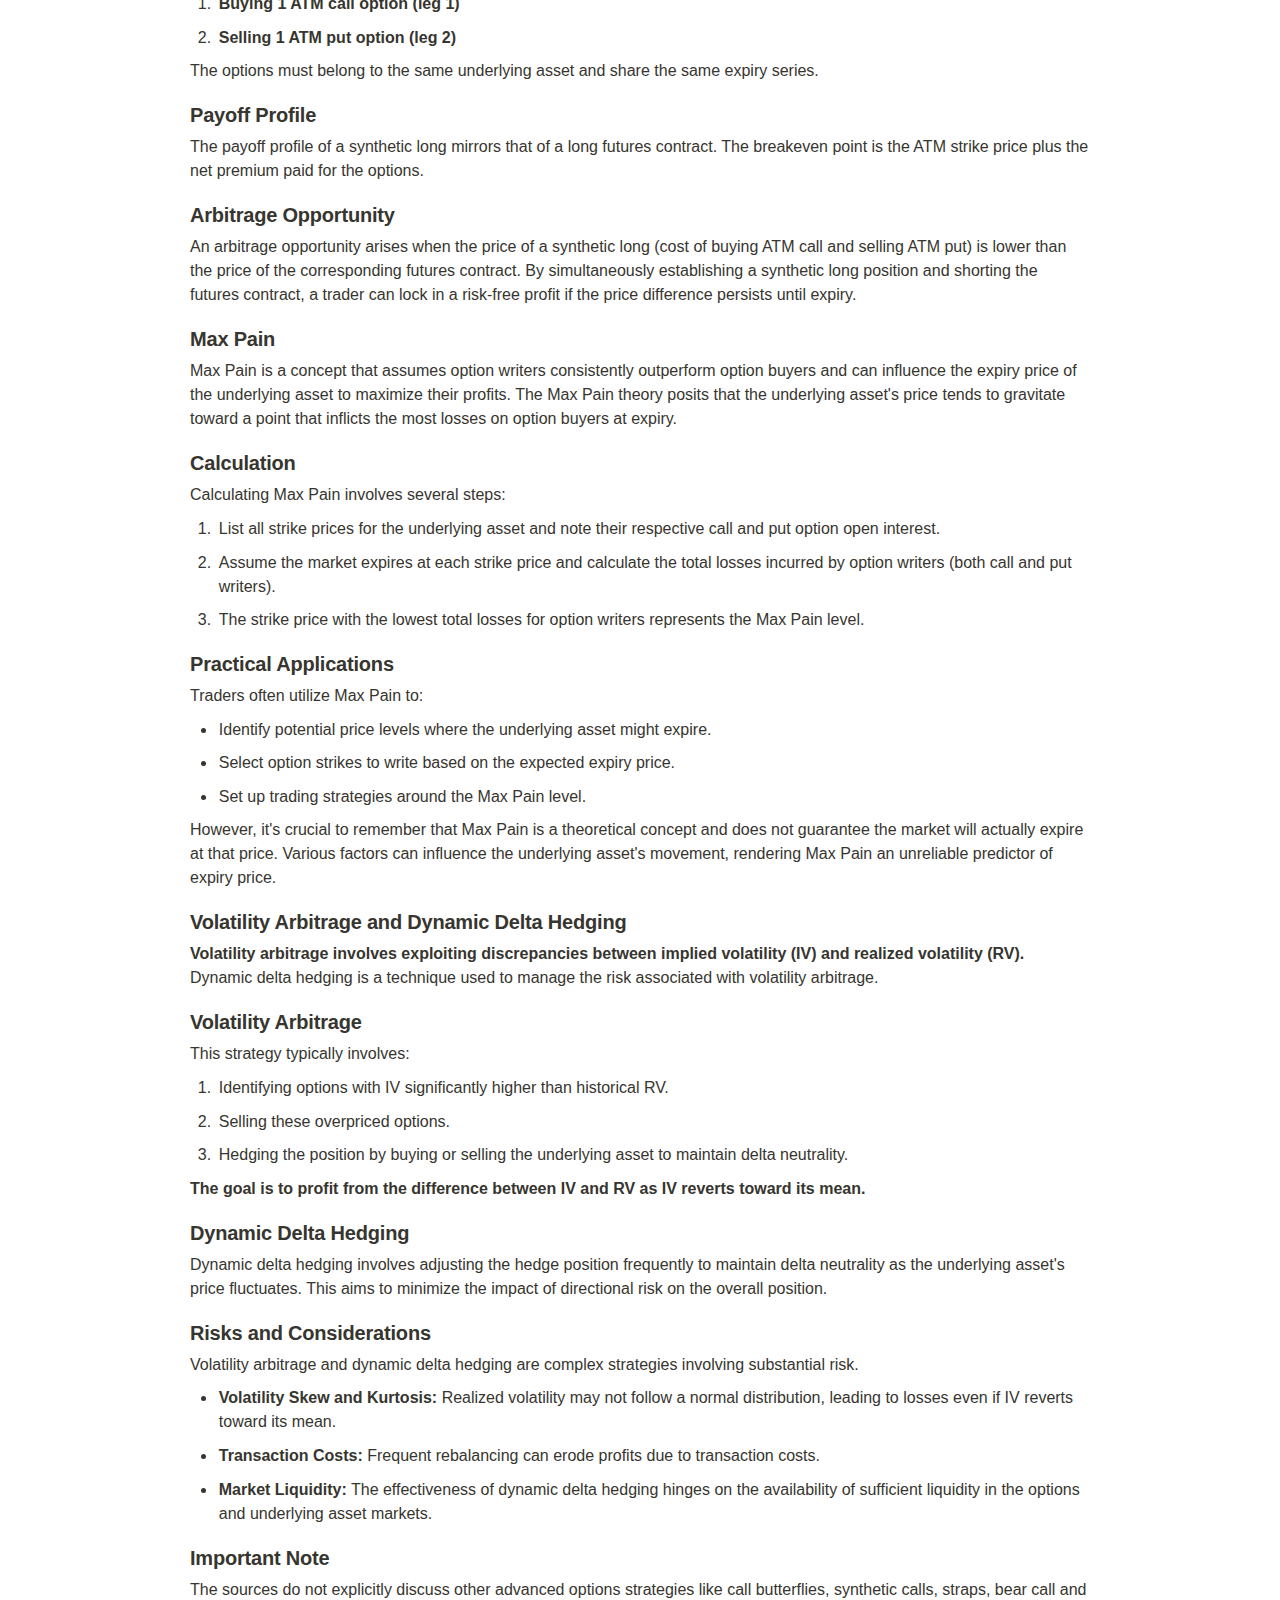
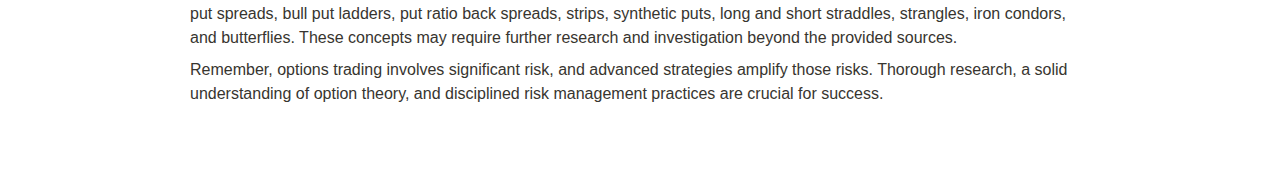
<file: Module 6 Options Strategies.html>
<html><head><meta http-equiv="Content-Type" content="text/html; charset=utf-8"/><title>Module 6: Options Strategies</title><style>
/* cspell:disable-file */
/* webkit printing magic: print all background colors */
html {
	-webkit-print-color-adjust: exact;
}
* {
	box-sizing: border-box;
	-webkit-print-color-adjust: exact;
}

html,
body {
	margin: 0;
	padding: 0;
}
@media only screen {
	body {
		margin: 2em auto;
		max-width: 900px;
		color: rgb(55, 53, 47);
	}
}

body {
	line-height: 1.5;
	white-space: pre-wrap;
}

a,
a.visited {
	color: inherit;
	text-decoration: underline;
}

.pdf-relative-link-path {
	font-size: 80%;
	color: #444;
}

h1,
h2,
h3 {
	letter-spacing: -0.01em;
	line-height: 1.2;
	font-weight: 600;
	margin-bottom: 0;
}

.page-title {
	font-size: 2.5rem;
	font-weight: 700;
	margin-top: 0;
	margin-bottom: 0.75em;
}

h1 {
	font-size: 1.875rem;
	margin-top: 1.875rem;
}

h2 {
	font-size: 1.5rem;
	margin-top: 1.5rem;
}

h3 {
	font-size: 1.25rem;
	margin-top: 1.25rem;
}

.source {
	border: 1px solid #ddd;
	border-radius: 3px;
	padding: 1.5em;
	word-break: break-all;
}

.callout {
	border-radius: 3px;
	padding: 1rem;
}

figure {
	margin: 1.25em 0;
	page-break-inside: avoid;
}

figcaption {
	opacity: 0.5;
	font-size: 85%;
	margin-top: 0.5em;
}

mark {
	background-color: transparent;
}

.indented {
	padding-left: 1.5em;
}

hr {
	background: transparent;
	display: block;
	width: 100%;
	height: 1px;
	visibility: visible;
	border: none;
	border-bottom: 1px solid rgba(55, 53, 47, 0.09);
}

img {
	max-width: 100%;
}

@media only print {
	img {
		max-height: 100vh;
		object-fit: contain;
	}
}

@page {
	margin: 1in;
}

.collection-content {
	font-size: 0.875rem;
}

.column-list {
	display: flex;
	justify-content: space-between;
}

.column {
	padding: 0 1em;
}

.column:first-child {
	padding-left: 0;
}

.column:last-child {
	padding-right: 0;
}

.table_of_contents-item {
	display: block;
	font-size: 0.875rem;
	line-height: 1.3;
	padding: 0.125rem;
}

.table_of_contents-indent-1 {
	margin-left: 1.5rem;
}

.table_of_contents-indent-2 {
	margin-left: 3rem;
}

.table_of_contents-indent-3 {
	margin-left: 4.5rem;
}

.table_of_contents-link {
	text-decoration: none;
	opacity: 0.7;
	border-bottom: 1px solid rgba(55, 53, 47, 0.18);
}

table,
th,
td {
	border: 1px solid rgba(55, 53, 47, 0.09);
	border-collapse: collapse;
}

table {
	border-left: none;
	border-right: none;
}

th,
td {
	font-weight: normal;
	padding: 0.25em 0.5em;
	line-height: 1.5;
	min-height: 1.5em;
	text-align: left;
}

th {
	color: rgba(55, 53, 47, 0.6);
}

ol,
ul {
	margin: 0;
	margin-block-start: 0.6em;
	margin-block-end: 0.6em;
}

li > ol:first-child,
li > ul:first-child {
	margin-block-start: 0.6em;
}

ul > li {
	list-style: disc;
}

ul.to-do-list {
	padding-inline-start: 0;
}

ul.to-do-list > li {
	list-style: none;
}

.to-do-children-checked {
	text-decoration: line-through;
	opacity: 0.375;
}

ul.toggle > li {
	list-style: none;
}

ul {
	padding-inline-start: 1.7em;
}

ul > li {
	padding-left: 0.1em;
}

ol {
	padding-inline-start: 1.6em;
}

ol > li {
	padding-left: 0.2em;
}

.mono ol {
	padding-inline-start: 2em;
}

.mono ol > li {
	text-indent: -0.4em;
}

.toggle {
	padding-inline-start: 0em;
	list-style-type: none;
}

/* Indent toggle children */
.toggle > li > details {
	padding-left: 1.7em;
}

.toggle > li > details > summary {
	margin-left: -1.1em;
}

.selected-value {
	display: inline-block;
	padding: 0 0.5em;
	background: rgba(206, 205, 202, 0.5);
	border-radius: 3px;
	margin-right: 0.5em;
	margin-top: 0.3em;
	margin-bottom: 0.3em;
	white-space: nowrap;
}

.collection-title {
	display: inline-block;
	margin-right: 1em;
}

.page-description {
    margin-bottom: 2em;
}

.simple-table {
	margin-top: 1em;
	font-size: 0.875rem;
	empty-cells: show;
}
.simple-table td {
	height: 29px;
	min-width: 120px;
}

.simple-table th {
	height: 29px;
	min-width: 120px;
}

.simple-table-header-color {
	background: rgb(247, 246, 243);
	color: black;
}
.simple-table-header {
	font-weight: 500;
}

time {
	opacity: 0.5;
}

.icon {
	display: inline-block;
	max-width: 1.2em;
	max-height: 1.2em;
	text-decoration: none;
	vertical-align: text-bottom;
	margin-right: 0.5em;
}

img.icon {
	border-radius: 3px;
}

.user-icon {
	width: 1.5em;
	height: 1.5em;
	border-radius: 100%;
	margin-right: 0.5rem;
}

.user-icon-inner {
	font-size: 0.8em;
}

.text-icon {
	border: 1px solid #000;
	text-align: center;
}

.page-cover-image {
	display: block;
	object-fit: cover;
	width: 100%;
	max-height: 30vh;
}

.page-header-icon {
	font-size: 3rem;
	margin-bottom: 1rem;
}

.page-header-icon-with-cover {
	margin-top: -0.72em;
	margin-left: 0.07em;
}

.page-header-icon img {
	border-radius: 3px;
}

.link-to-page {
	margin: 1em 0;
	padding: 0;
	border: none;
	font-weight: 500;
}

p > .user {
	opacity: 0.5;
}

td > .user,
td > time {
	white-space: nowrap;
}

input[type="checkbox"] {
	transform: scale(1.5);
	margin-right: 0.6em;
	vertical-align: middle;
}

p {
	margin-top: 0.5em;
	margin-bottom: 0.5em;
}

.image {
	border: none;
	margin: 1.5em 0;
	padding: 0;
	border-radius: 0;
	text-align: center;
}

.code,
code {
	background: rgba(135, 131, 120, 0.15);
	border-radius: 3px;
	padding: 0.2em 0.4em;
	border-radius: 3px;
	font-size: 85%;
	tab-size: 2;
}

code {
	color: #eb5757;
}

.code {
	padding: 1.5em 1em;
}

.code-wrap {
	white-space: pre-wrap;
	word-break: break-all;
}

.code > code {
	background: none;
	padding: 0;
	font-size: 100%;
	color: inherit;
}

blockquote {
	font-size: 1.25em;
	margin: 1em 0;
	padding-left: 1em;
	border-left: 3px solid rgb(55, 53, 47);
}

.bookmark {
	text-decoration: none;
	max-height: 8em;
	padding: 0;
	display: flex;
	width: 100%;
	align-items: stretch;
}

.bookmark-title {
	font-size: 0.85em;
	overflow: hidden;
	text-overflow: ellipsis;
	height: 1.75em;
	white-space: nowrap;
}

.bookmark-text {
	display: flex;
	flex-direction: column;
}

.bookmark-info {
	flex: 4 1 180px;
	padding: 12px 14px 14px;
	display: flex;
	flex-direction: column;
	justify-content: space-between;
}

.bookmark-image {
	width: 33%;
	flex: 1 1 180px;
	display: block;
	position: relative;
	object-fit: cover;
	border-radius: 1px;
}

.bookmark-description {
	color: rgba(55, 53, 47, 0.6);
	font-size: 0.75em;
	overflow: hidden;
	max-height: 4.5em;
	word-break: break-word;
}

.bookmark-href {
	font-size: 0.75em;
	margin-top: 0.25em;
}

.sans { font-family: ui-sans-serif, -apple-system, BlinkMacSystemFont, "Segoe UI Variable Display", "Segoe UI", Helvetica, "Apple Color Emoji", Arial, sans-serif, "Segoe UI Emoji", "Segoe UI Symbol"; }
.code { font-family: "SFMono-Regular", Menlo, Consolas, "PT Mono", "Liberation Mono", Courier, monospace; }
.serif { font-family: Lyon-Text, Georgia, ui-serif, serif; }
.mono { font-family: iawriter-mono, Nitti, Menlo, Courier, monospace; }
.pdf .sans { font-family: Inter, ui-sans-serif, -apple-system, BlinkMacSystemFont, "Segoe UI Variable Display", "Segoe UI", Helvetica, "Apple Color Emoji", Arial, sans-serif, "Segoe UI Emoji", "Segoe UI Symbol", 'Twemoji', 'Noto Color Emoji', 'Noto Sans CJK JP'; }
.pdf:lang(zh-CN) .sans { font-family: Inter, ui-sans-serif, -apple-system, BlinkMacSystemFont, "Segoe UI Variable Display", "Segoe UI", Helvetica, "Apple Color Emoji", Arial, sans-serif, "Segoe UI Emoji", "Segoe UI Symbol", 'Twemoji', 'Noto Color Emoji', 'Noto Sans CJK SC'; }
.pdf:lang(zh-TW) .sans { font-family: Inter, ui-sans-serif, -apple-system, BlinkMacSystemFont, "Segoe UI Variable Display", "Segoe UI", Helvetica, "Apple Color Emoji", Arial, sans-serif, "Segoe UI Emoji", "Segoe UI Symbol", 'Twemoji', 'Noto Color Emoji', 'Noto Sans CJK TC'; }
.pdf:lang(ko-KR) .sans { font-family: Inter, ui-sans-serif, -apple-system, BlinkMacSystemFont, "Segoe UI Variable Display", "Segoe UI", Helvetica, "Apple Color Emoji", Arial, sans-serif, "Segoe UI Emoji", "Segoe UI Symbol", 'Twemoji', 'Noto Color Emoji', 'Noto Sans CJK KR'; }
.pdf .code { font-family: Source Code Pro, "SFMono-Regular", Menlo, Consolas, "PT Mono", "Liberation Mono", Courier, monospace, 'Twemoji', 'Noto Color Emoji', 'Noto Sans Mono CJK JP'; }
.pdf:lang(zh-CN) .code { font-family: Source Code Pro, "SFMono-Regular", Menlo, Consolas, "PT Mono", "Liberation Mono", Courier, monospace, 'Twemoji', 'Noto Color Emoji', 'Noto Sans Mono CJK SC'; }
.pdf:lang(zh-TW) .code { font-family: Source Code Pro, "SFMono-Regular", Menlo, Consolas, "PT Mono", "Liberation Mono", Courier, monospace, 'Twemoji', 'Noto Color Emoji', 'Noto Sans Mono CJK TC'; }
.pdf:lang(ko-KR) .code { font-family: Source Code Pro, "SFMono-Regular", Menlo, Consolas, "PT Mono", "Liberation Mono", Courier, monospace, 'Twemoji', 'Noto Color Emoji', 'Noto Sans Mono CJK KR'; }
.pdf .serif { font-family: PT Serif, Lyon-Text, Georgia, ui-serif, serif, 'Twemoji', 'Noto Color Emoji', 'Noto Serif CJK JP'; }
.pdf:lang(zh-CN) .serif { font-family: PT Serif, Lyon-Text, Georgia, ui-serif, serif, 'Twemoji', 'Noto Color Emoji', 'Noto Serif CJK SC'; }
.pdf:lang(zh-TW) .serif { font-family: PT Serif, Lyon-Text, Georgia, ui-serif, serif, 'Twemoji', 'Noto Color Emoji', 'Noto Serif CJK TC'; }
.pdf:lang(ko-KR) .serif { font-family: PT Serif, Lyon-Text, Georgia, ui-serif, serif, 'Twemoji', 'Noto Color Emoji', 'Noto Serif CJK KR'; }
.pdf .mono { font-family: PT Mono, iawriter-mono, Nitti, Menlo, Courier, monospace, 'Twemoji', 'Noto Color Emoji', 'Noto Sans Mono CJK JP'; }
.pdf:lang(zh-CN) .mono { font-family: PT Mono, iawriter-mono, Nitti, Menlo, Courier, monospace, 'Twemoji', 'Noto Color Emoji', 'Noto Sans Mono CJK SC'; }
.pdf:lang(zh-TW) .mono { font-family: PT Mono, iawriter-mono, Nitti, Menlo, Courier, monospace, 'Twemoji', 'Noto Color Emoji', 'Noto Sans Mono CJK TC'; }
.pdf:lang(ko-KR) .mono { font-family: PT Mono, iawriter-mono, Nitti, Menlo, Courier, monospace, 'Twemoji', 'Noto Color Emoji', 'Noto Sans Mono CJK KR'; }
.highlight-default {
	color: rgba(55, 53, 47, 1);
}
.highlight-gray {
	color: rgba(120, 119, 116, 1);
	fill: rgba(120, 119, 116, 1);
}
.highlight-brown {
	color: rgba(159, 107, 83, 1);
	fill: rgba(159, 107, 83, 1);
}
.highlight-orange {
	color: rgba(217, 115, 13, 1);
	fill: rgba(217, 115, 13, 1);
}
.highlight-yellow {
	color: rgba(203, 145, 47, 1);
	fill: rgba(203, 145, 47, 1);
}
.highlight-teal {
	color: rgba(68, 131, 97, 1);
	fill: rgba(68, 131, 97, 1);
}
.highlight-blue {
	color: rgba(51, 126, 169, 1);
	fill: rgba(51, 126, 169, 1);
}
.highlight-purple {
	color: rgba(144, 101, 176, 1);
	fill: rgba(144, 101, 176, 1);
}
.highlight-pink {
	color: rgba(193, 76, 138, 1);
	fill: rgba(193, 76, 138, 1);
}
.highlight-red {
	color: rgba(212, 76, 71, 1);
	fill: rgba(212, 76, 71, 1);
}
.highlight-default_background {
	color: rgba(55, 53, 47, 1);
}
.highlight-gray_background {
	background: rgba(241, 241, 239, 1);
}
.highlight-brown_background {
	background: rgba(244, 238, 238, 1);
}
.highlight-orange_background {
	background: rgba(251, 236, 221, 1);
}
.highlight-yellow_background {
	background: rgba(251, 243, 219, 1);
}
.highlight-teal_background {
	background: rgba(237, 243, 236, 1);
}
.highlight-blue_background {
	background: rgba(231, 243, 248, 1);
}
.highlight-purple_background {
	background: rgba(244, 240, 247, 0.8);
}
.highlight-pink_background {
	background: rgba(249, 238, 243, 0.8);
}
.highlight-red_background {
	background: rgba(253, 235, 236, 1);
}
.block-color-default {
	color: inherit;
	fill: inherit;
}
.block-color-gray {
	color: rgba(120, 119, 116, 1);
	fill: rgba(120, 119, 116, 1);
}
.block-color-brown {
	color: rgba(159, 107, 83, 1);
	fill: rgba(159, 107, 83, 1);
}
.block-color-orange {
	color: rgba(217, 115, 13, 1);
	fill: rgba(217, 115, 13, 1);
}
.block-color-yellow {
	color: rgba(203, 145, 47, 1);
	fill: rgba(203, 145, 47, 1);
}
.block-color-teal {
	color: rgba(68, 131, 97, 1);
	fill: rgba(68, 131, 97, 1);
}
.block-color-blue {
	color: rgba(51, 126, 169, 1);
	fill: rgba(51, 126, 169, 1);
}
.block-color-purple {
	color: rgba(144, 101, 176, 1);
	fill: rgba(144, 101, 176, 1);
}
.block-color-pink {
	color: rgba(193, 76, 138, 1);
	fill: rgba(193, 76, 138, 1);
}
.block-color-red {
	color: rgba(212, 76, 71, 1);
	fill: rgba(212, 76, 71, 1);
}
.block-color-default_background {
	color: inherit;
	fill: inherit;
}
.block-color-gray_background {
	background: rgba(241, 241, 239, 1);
}
.block-color-brown_background {
	background: rgba(244, 238, 238, 1);
}
.block-color-orange_background {
	background: rgba(251, 236, 221, 1);
}
.block-color-yellow_background {
	background: rgba(251, 243, 219, 1);
}
.block-color-teal_background {
	background: rgba(237, 243, 236, 1);
}
.block-color-blue_background {
	background: rgba(231, 243, 248, 1);
}
.block-color-purple_background {
	background: rgba(244, 240, 247, 0.8);
}
.block-color-pink_background {
	background: rgba(249, 238, 243, 0.8);
}
.block-color-red_background {
	background: rgba(253, 235, 236, 1);
}
.select-value-color-uiBlue { background-color: rgba(35, 131, 226, .07); }
.select-value-color-pink { background-color: rgba(245, 224, 233, 1); }
.select-value-color-purple { background-color: rgba(232, 222, 238, 1); }
.select-value-color-green { background-color: rgba(219, 237, 219, 1); }
.select-value-color-gray { background-color: rgba(227, 226, 224, 1); }
.select-value-color-transparentGray { background-color: rgba(227, 226, 224, 0); }
.select-value-color-translucentGray { background-color: rgba(0, 0, 0, 0.06); }
.select-value-color-orange { background-color: rgba(250, 222, 201, 1); }
.select-value-color-brown { background-color: rgba(238, 224, 218, 1); }
.select-value-color-red { background-color: rgba(255, 226, 221, 1); }
.select-value-color-yellow { background-color: rgba(253, 236, 200, 1); }
.select-value-color-blue { background-color: rgba(211, 229, 239, 1); }
.select-value-color-pageGlass { background-color: undefined; }
.select-value-color-washGlass { background-color: undefined; }

.checkbox {
	display: inline-flex;
	vertical-align: text-bottom;
	width: 16;
	height: 16;
	background-size: 16px;
	margin-left: 2px;
	margin-right: 5px;
}

.checkbox-on {
	background-image: url("data:image/svg+xml;charset=UTF-8,%3Csvg%20width%3D%2216%22%20height%3D%2216%22%20viewBox%3D%220%200%2016%2016%22%20fill%3D%22none%22%20xmlns%3D%22http%3A%2F%2Fwww.w3.org%2F2000%2Fsvg%22%3E%0A%3Crect%20width%3D%2216%22%20height%3D%2216%22%20fill%3D%22%2358A9D7%22%2F%3E%0A%3Cpath%20d%3D%22M6.71429%2012.2852L14%204.9995L12.7143%203.71436L6.71429%209.71378L3.28571%206.2831L2%207.57092L6.71429%2012.2852Z%22%20fill%3D%22white%22%2F%3E%0A%3C%2Fsvg%3E");
}

.checkbox-off {
	background-image: url("data:image/svg+xml;charset=UTF-8,%3Csvg%20width%3D%2216%22%20height%3D%2216%22%20viewBox%3D%220%200%2016%2016%22%20fill%3D%22none%22%20xmlns%3D%22http%3A%2F%2Fwww.w3.org%2F2000%2Fsvg%22%3E%0A%3Crect%20x%3D%220.75%22%20y%3D%220.75%22%20width%3D%2214.5%22%20height%3D%2214.5%22%20fill%3D%22white%22%20stroke%3D%22%2336352F%22%20stroke-width%3D%221.5%22%2F%3E%0A%3C%2Fsvg%3E");
}
	
</style></head><body><article id="14e84369-c8cb-815a-9d83-e732aaad40bc" class="page sans"><header><h1 class="page-title">Module 6: Options Strategies</h1><p class="page-description"></p></header><div class="page-body"><h2 id="14e84369-c8cb-8154-b5ac-f6c0b8b8e220" class="">Introduction to the World of Options Strategies</h2><p id="14e84369-c8cb-816c-a46c-d892eb884307" class="">This section will introduce the world of options strategies, explaining the rationale behind using them and the potential benefits they offer.</p><p id="14e84369-c8cb-8154-b17b-fa41a4744305" class="">Options strategies are <strong>predefined approaches to trading options that involve combining multiple options contracts to achieve a specific trading objective</strong>. These strategies can range from simple, two-legged spreads to more complex, multi-legged strategies.</p><h3 id="14e84369-c8cb-81d7-bfc3-ea34c7629e9e" class="">Why Use Option Strategies?</h3><p id="14e84369-c8cb-81b5-89a1-e641ac036207" class="">Traders utilize option strategies for various reasons, including:</p><ul id="14e84369-c8cb-818b-83d6-cba140dd88ef" class="bulleted-list"><li style="list-style-type:disc"><strong>Tailoring Risk and Reward:</strong> Option strategies allow traders to customize their risk-reward profiles based on their market outlook and risk tolerance. For example, a trader who is moderately bullish on a stock might use a bull call spread to limit their potential losses while also capping their maximum profit.</li></ul><ul id="14e84369-c8cb-816f-9264-e6daccc8767e" class="bulleted-list"><li style="list-style-type:disc"><strong>Capital Efficiency:</strong> Option strategies can be more capital efficient than simply buying or selling individual options. This is because spreads often involve financing, where the purchase of one option is funded by the sale of another option. This can reduce the upfront capital required to enter a trade.</li></ul><ul id="14e84369-c8cb-81bf-bcf5-c69f8c30f543" class="bulleted-list"><li style="list-style-type:disc"><strong>Enhanced Probability of Profit:</strong> Some option strategies, particularly those involving the sale of options, can offer a higher probability of profit compared to simply buying options. This is because option sellers benefit from time decay and volatility contraction.</li></ul><ul id="14e84369-c8cb-8129-9e35-e162c1db10f8" class="bulleted-list"><li style="list-style-type:disc"><strong>Flexibility:</strong> Option strategies provide traders with a wide range of choices to adapt to different market conditions. Traders can choose strategies that are bullish, bearish, or neutral, depending on their outlook. They can also select strategies that are appropriate for different levels of volatility and time to expiry.</li></ul><h3 id="14e84369-c8cb-81ba-b977-d99bc2b05952" class="">Benefits of Option Strategies</h3><p id="14e84369-c8cb-8172-87e4-ecb37c9f3168" class="">Using options strategies can provide several potential benefits:</p><ul id="14e84369-c8cb-8164-8dd5-ddec0de286a6" class="bulleted-list"><li style="list-style-type:disc"><strong>Defined Risk:</strong> Many option strategies, such as spreads, have defined maximum losses, which can help traders manage their risk more effectively. This is in contrast to naked option positions, where the potential losses can be unlimited.</li></ul><ul id="14e84369-c8cb-818f-b3ba-e3ff739b7ab2" class="bulleted-list"><li style="list-style-type:disc"><strong>Potential for Leverage:</strong> Options offer leverage, allowing traders to control a larger position with a smaller capital outlay compared to trading the underlying asset directly. Option strategies can magnify this leverage, potentially leading to higher returns (but also higher risks).</li></ul><ul id="14e84369-c8cb-812b-a79a-d5e5319f6db3" class="bulleted-list"><li style="list-style-type:disc"><strong>Income Generation:</strong> Some option strategies, particularly those that involve selling options, can generate income through premium collection. This income can supplement trading profits or offset losses.</li></ul><ul id="14e84369-c8cb-8128-bb4e-dce29ec7ce0a" class="bulleted-list"><li style="list-style-type:disc"><strong>Versatile Applications:</strong> Option strategies can be used for a wide range of purposes, including speculation, hedging, and arbitrage.</li></ul><h3 id="14e84369-c8cb-8109-91c6-f4769f17259d" class="">The Importance of Understanding Option Theory</h3><p id="14e84369-c8cb-8108-b663-c1c0d9ab67ca" class="">It is crucial to have a strong foundation in options theory before implementing any options strategy.  This includes understanding:</p><ul id="14e84369-c8cb-814d-9990-d1ddc269b759" class="bulleted-list"><li style="list-style-type:disc"><strong>Option Greeks:</strong> Delta, Gamma, Theta, and Vega, and their impact on option pricing.</li></ul><ul id="14e84369-c8cb-81bf-a0ca-f548d01a6aeb" class="bulleted-list"><li style="list-style-type:disc"><strong>Volatility:</strong> How volatility affects option premiums.</li></ul><ul id="14e84369-c8cb-816c-a7f5-d1a611d8229a" class="bulleted-list"><li style="list-style-type:disc"><strong>Time Decay:</strong> The concept of Theta and how it erodes the value of options over time.</li></ul><ul id="14e84369-c8cb-81e9-bb3d-d324503a81e8" class="bulleted-list"><li style="list-style-type:disc"><strong>Market Dynamics:</strong> How factors such as interest rates, dividends, and underlying asset price movements influence option prices.</li></ul><hr id="14e84369-c8cb-81ac-8797-fd0b448e2ffd"/><h2 id="14e84369-c8cb-818f-8f8b-cb6be935c8e2" class="">Bullish and Bearish Spreads</h2><p id="14e84369-c8cb-8151-a32e-c68cd113e465" class="">This section will cover bullish and bearish spread strategies, including bull call spreads and bull put spreads, explaining the mechanics of setting up these spreads, their payoff diagrams, and how to select appropriate strikes based on market outlook.</p><h3 id="14e84369-c8cb-816d-97d9-fae3ff319939" class="">Bull Call Spread</h3><p id="14e84369-c8cb-819a-97b4-f777004ede49" class=""><strong>The bull call spread is best implemented when your outlook on a stock or index is moderately bullish.</strong> This strategy involves buying an ATM call option and selling an OTM call option at a higher strike price. All options must belong to the same underlying asset and have the same expiry series.</p><h3 id="14e84369-c8cb-8189-b62c-c3caaac88ae3" class="">Mechanics</h3><ol type="1" id="14e84369-c8cb-81dc-8efc-f1c37b6a9155" class="numbered-list" start="1"><li><strong>Buy 1 ATM call option (leg 1)</strong></li></ol><ol type="1" id="14e84369-c8cb-813a-9761-ec6b4de9f2b6" class="numbered-list" start="2"><li><strong>Sell 1 OTM call option (leg 2)</strong></li></ol><p id="14e84369-c8cb-81fc-b5cf-c0ef7bf5d695" class="">This strategy results in a <strong>net debit</strong>, meaning you pay a premium to establish the spread. This net debit represents the <strong>maximum loss</strong> for the strategy. <strong>The maximum profit for a bull call spread is the difference between the strike prices minus the net debit.</strong> The breakeven point is the lower strike price plus the net debit.</p><h3 id="14e84369-c8cb-81be-97e9-e7039f9a5297" class="">Payoff Diagram</h3><p id="14e84369-c8cb-818e-8abb-f3322d5f83f6" class=""><em>The payoff diagram for a bull call spread shows limited profit potential to the upside, capped at the spread minus the net debit.</em> The diagram also illustrates limited loss potential to the downside, capped at the net debit.  The breakeven point is where the payoff line crosses zero.</p><h3 id="14e84369-c8cb-81b8-943e-fcb3d386a36b" class="">Strike Selection</h3><p id="14e84369-c8cb-81be-aaf7-d36f2dc16e43" class=""><em>The choice of strikes for a bull call spread depends on your market outlook and the time to expiry.</em> The sources recommend the following guidelines for strike selection:</p><p id="14e84369-c8cb-818b-b7b0-d7e8515d04fb" class=""><strong>First Half of the Series:</strong></p><table id="14e84369-c8cb-810c-a00c-ddb59ee62529" class="simple-table"><tbody><tr id="14e84369-c8cb-8145-99f9-c2b27da824f8"><td id="Wb&lt;G" class="">Target Time Frame</td><td id="SDZA" class="">Best Strike to Trade</td></tr><tr id="14e84369-c8cb-81b9-bca4-e8b53f660b33"><td id="Wb&lt;G" class="">5 days</td><td id="SDZA" class="">Far OTM (2 strikes away from ATM)</td></tr><tr id="14e84369-c8cb-8154-95d7-fe4f25f43add"><td id="Wb&lt;G" class="">15 days</td><td id="SDZA" class="">Slightly OTM (1 strike away from ATM)</td></tr><tr id="14e84369-c8cb-81b5-a40c-fda352a493e3"><td id="Wb&lt;G" class="">25 days</td><td id="SDZA" class="">Slightly ITM</td></tr><tr id="14e84369-c8cb-813c-bd3a-d0c4eea50d7a"><td id="Wb&lt;G" class="">On expiry day</td><td id="SDZA" class="">ITM</td></tr></tbody></table><p id="14e84369-c8cb-81a6-989e-ed8bf9ab5653" class=""><strong>Second Half of the Series:</strong></p><table id="14e84369-c8cb-81dc-80e3-f51c2c01b9f2" class="simple-table"><tbody><tr id="14e84369-c8cb-815f-869a-d88b2d1473be"><td id="MeC]" class="">Target Time Frame</td><td id="I&lt;Y}" class="">Best Strike to Trade</td></tr><tr id="14e84369-c8cb-81f6-b8ab-e3f94c7b5548"><td id="MeC]" class="">Same day</td><td id="I&lt;Y}" class="">Far OTM (2 or 3 strikes away from ATM)</td></tr><tr id="14e84369-c8cb-81fc-8b07-c36aa15dedde"><td id="MeC]" class="">5 days</td><td id="I&lt;Y}" class="">Slightly OTM (1 strike away from ATM)</td></tr><tr id="14e84369-c8cb-8193-a40f-eb39ddfdb865"><td id="MeC]" class="">10 days</td><td id="I&lt;Y}" class="">Slightly ITM or ATM</td></tr><tr id="14e84369-c8cb-8154-a66a-c7dbce99413b"><td id="MeC]" class="">On expiry day</td><td id="I&lt;Y}" class="">ITM</td></tr></tbody></table><h3 id="14e84369-c8cb-81b9-9868-e5a11a9ebe44" class="">Bull Put Spread</h3><p id="14e84369-c8cb-81d1-8001-f7bb7285aa85" class=""><strong>The bull put spread is an alternative to the bull call spread, best executed when the market outlook is moderately bullish.</strong> This strategy is favored when the market has declined, put option premiums are high, volatility is elevated, and the outlook is for the market to hold up without further declines. The bull put spread involves selling an ITM put option and buying an OTM put option at a lower strike price.</p><h3 id="14e84369-c8cb-8102-ac87-f7262bc639a6" class="">Mechanics</h3><ol type="1" id="14e84369-c8cb-81c7-b42c-f2239bfbfb64" class="numbered-list" start="1"><li><strong>Buy 1 OTM put option (leg 1)</strong></li></ol><ol type="1" id="14e84369-c8cb-8114-9559-f8042815de3b" class="numbered-list" start="2"><li><strong>Sell 1 ITM put option (leg 2)</strong></li></ol><p id="14e84369-c8cb-81c3-aeb5-c5d12c326377" class="">This strategy results in a <strong>net credit</strong>, meaning you receive a premium for establishing the spread. <strong>This net credit represents the maximum profit for the strategy.</strong> <strong>The maximum loss for a bull put spread is the difference between the strike prices minus the net credit.</strong> The breakeven point is the higher strike price minus the net credit.</p><h3 id="14e84369-c8cb-8109-8199-f9651136b9ce" class="">Payoff Diagram</h3><p id="14e84369-c8cb-81ee-a2ed-f7bef86b723a" class=""><em>The payoff diagram for a bull put spread shows limited profit potential to the upside, capped at the net credit.</em> The diagram also illustrates limited loss potential to the downside, capped at the spread minus the net credit. The breakeven point is where the payoff line crosses zero.</p><h3 id="14e84369-c8cb-81c7-a9ba-ef178e64b37d" class="">Strike Selection</h3><p id="14e84369-c8cb-81ff-a633-e1cebca44bcb" class="">The choice of strikes for a bull put spread depends on the desired risk-reward profile and market outlook. Traders can choose any combination of OTM and ITM put options, but higher spreads offer higher profit potential with higher breakeven points.</p><h3 id="14e84369-c8cb-8148-8a70-cb8e2a250d69" class="">General Considerations for Spreads</h3><ul id="14e84369-c8cb-8105-b41c-c67e1a82735f" class="bulleted-list"><li style="list-style-type:disc"><strong>Moderate Moves:</strong> Spread strategies are best suited for moderate market moves where the outlook is not overly aggressive.</li></ul><ul id="14e84369-c8cb-81f5-b4ef-d55232536b21" class="bulleted-list"><li style="list-style-type:disc"><strong>Quantifying &quot;Moderate&quot;:</strong> The definition of &quot;moderate&quot; depends on the volatility of the underlying asset. For highly volatile stocks, a 5-8% move may be considered moderate, while for less volatile stocks or indices, a move below 5% might be deemed moderate.</li></ul><ul id="14e84369-c8cb-81d8-94c4-ff5c7703fa2b" class="bulleted-list"><li style="list-style-type:disc"><strong>Time Decay (Theta):</strong> The time remaining until expiry plays an important role in strike selection for spreads. Options with more time to expiry will experience slower time decay.</li></ul><p id="14e84369-c8cb-81da-91e0-d6a640210164" class="">Remember that no option strategy guarantees profits. Successful option trading requires a deep understanding of option theory, diligent research, and careful analysis. Always consider factors such as liquidity and the impact of volatility on premium pricing when selecting strike prices.</p><hr id="14e84369-c8cb-817c-bd7a-f8ff161f6bce"/><h2 id="14e84369-c8cb-8143-b712-cea43edcfaf4" class="">Advanced Options Strategies: An In-Depth Exploration</h2><p id="14e84369-c8cb-81ee-9d38-fb5ce398a420" class="">This section explores advanced options strategies, detailing their construction, payoff profile, and appropriate usage scenarios. The discussion also encompasses concepts like Max Pain, volatility arbitrage, and dynamic delta hedging.</p><h3 id="14e84369-c8cb-81cd-982b-e820b051a582" class="">Call Ratio Back Spread</h3><p id="14e84369-c8cb-816b-b916-ca4069944cda" class="">The call ratio back spread is suitable for traders with a <strong>bullish outlook on the market</strong>.  It offers:</p><ul id="14e84369-c8cb-81bb-82f1-d41404ae1f15" class="bulleted-list"><li style="list-style-type:disc">Unlimited profit potential if the market rises.</li></ul><ul id="14e84369-c8cb-81c6-ac96-e9458e13c6a8" class="bulleted-list"><li style="list-style-type:disc">Limited profit if the market declines.</li></ul><ul id="14e84369-c8cb-81e9-94ef-f3595137163f" class="bulleted-list"><li style="list-style-type:disc">Predefined loss if the market trades within a range.</li></ul><h3 id="14e84369-c8cb-814a-ab85-c6371b863b30" class="">Construction</h3><p id="14e84369-c8cb-8145-bf88-e1f7a1bc5ccb" class="">The call ratio back spread is a three-legged strategy involving:</p><ol type="1" id="14e84369-c8cb-8154-9174-c4cacd05a2b9" class="numbered-list" start="1"><li><strong>Selling 1 ITM call option (leg 1)</strong></li></ol><ol type="1" id="14e84369-c8cb-81ff-89e7-d310c12bb857" class="numbered-list" start="2"><li><strong>Buying 2 OTM call options (leg 2 and leg 3)</strong></li></ol><p id="14e84369-c8cb-8145-9342-fb3b39d26a24" class="">The strategy must maintain a 2:1 ratio—for every ITM call sold, two OTM calls must be purchased. All options must belong to the same underlying asset and share the same expiry series.</p><h3 id="14e84369-c8cb-81da-a57f-c4c65e3e009f" class="">Payoff Profile</h3><p id="14e84369-c8cb-8109-8fff-e44ebadb3c4b" class="">The payoff profile for the call ratio back spread exhibits limited profit potential to the downside and unlimited profit potential to the upside. The strategy has two breakeven points: a lower breakeven point below the strike price of the sold call and an upper breakeven point above the strike price of the purchased calls.</p><h3 id="14e84369-c8cb-81b5-a372-d17e3621a8fc" class="">Appropriate Usage Scenarios</h3><p id="14e84369-c8cb-81e7-ba9c-e6f1035e80af" class="">The call ratio back spread is suitable when:</p><ul id="14e84369-c8cb-8195-95c1-e11d172240c3" class="bulleted-list"><li style="list-style-type:disc">The market outlook is bullish.</li></ul><ul id="14e84369-c8cb-8134-838a-e712753d8c32" class="bulleted-list"><li style="list-style-type:disc">The trader seeks unlimited profit potential with defined risk.</li></ul><ul id="14e84369-c8cb-8195-995c-d61808118324" class="bulleted-list"><li style="list-style-type:disc">The trader anticipates a significant price move in the underlying asset.</li></ul><h3 id="14e84369-c8cb-81e5-a38f-ca7028643b95" class="">Bear Call Ladder</h3><p id="14e84369-c8cb-811e-b381-f705fb2ed640" class="">The bear call ladder, despite its name, is implemented when the trader holds a <strong>bullish outlook on the market</strong>. It aims to benefit from a substantial upward movement in the underlying asset while minimizing potential losses.</p><h3 id="14e84369-c8cb-815a-b919-fd348b3e4953" class="">Construction</h3><p id="14e84369-c8cb-8199-bded-f677c341d8da" class="">The bear call ladder involves three legs:</p><ol type="1" id="14e84369-c8cb-81ba-b7ca-f57824529c77" class="numbered-list" start="1"><li><strong>Selling 1 ITM call option (leg 1)</strong></li></ol><ol type="1" id="14e84369-c8cb-811c-9071-c1059458cb4b" class="numbered-list" start="2"><li><strong>Buying 1 ATM call option (leg 2)</strong></li></ol><ol type="1" id="14e84369-c8cb-81b6-8e8f-cb25ec6b4b69" class="numbered-list" start="3"><li><strong>Buying 1 OTM call option (leg 3)</strong></li></ol><p id="14e84369-c8cb-81c8-8b48-ca7a9544137d" class="">The strategy adheres to a 1:1:1 ratio—for every ITM call sold, one ATM and one OTM call must be purchased. All options must belong to the same underlying asset and share the same expiry series.</p><h3 id="14e84369-c8cb-816e-bd5f-ed4dad2739af" class="">Payoff Profile</h3><p id="14e84369-c8cb-8151-8ebd-c7c4e8362d19" class="">The bear call ladder offers limited profit potential to the downside and unlimited profit potential to the upside. It has two breakeven points: one below the strike price of the sold call and another above the strike price of the purchased calls.</p><h3 id="14e84369-c8cb-8116-b08d-cce90468f32e" class="">Appropriate Usage Scenarios</h3><p id="14e84369-c8cb-810f-84ff-f10c0a41aedf" class="">The bear call ladder is suitable when:</p><ul id="14e84369-c8cb-8178-adb4-f966b19f981c" class="bulleted-list"><li style="list-style-type:disc">The market outlook is bullish.</li></ul><ul id="14e84369-c8cb-81b6-ba3e-cac6ad4cdb66" class="bulleted-list"><li style="list-style-type:disc">The trader expects a significant price move in the underlying asset.</li></ul><ul id="14e84369-c8cb-816e-b01e-ed58b40f5d16" class="bulleted-list"><li style="list-style-type:disc">The trader prefers a strategy with a lower cost compared to the call ratio back spread.</li></ul><h3 id="14e84369-c8cb-8180-b36e-e137a7a62a91" class="">Synthetic Long and Arbitrage</h3><p id="14e84369-c8cb-8126-9f01-e51165c90f0a" class="">Synthetic long positions replicate the payoff profile of a long futures contract using options. They can be utilized for arbitrage opportunities when discrepancies exist between the synthetic long price and the actual futures price.</p><h3 id="14e84369-c8cb-813a-9b6f-e8350db752e8" class="">Construction</h3><p id="14e84369-c8cb-815a-ad33-c55d0a5ee4df" class="">A synthetic long is created by:</p><ol type="1" id="14e84369-c8cb-81ae-ac1f-db7d0165831d" class="numbered-list" start="1"><li><strong>Buying 1 ATM call option (leg 1)</strong></li></ol><ol type="1" id="14e84369-c8cb-8101-888a-e90dff29d897" class="numbered-list" start="2"><li><strong>Selling 1 ATM put option (leg 2)</strong></li></ol><p id="14e84369-c8cb-81ca-8269-ddda1cf5c0d6" class="">The options must belong to the same underlying asset and share the same expiry series.</p><h3 id="14e84369-c8cb-8134-9ae2-f31f974407c1" class="">Payoff Profile</h3><p id="14e84369-c8cb-81af-9848-ce3af1cc503d" class="">The payoff profile of a synthetic long mirrors that of a long futures contract. The breakeven point is the ATM strike price plus the net premium paid for the options.</p><h3 id="14e84369-c8cb-81d7-ae45-e5d2cdc57eb5" class="">Arbitrage Opportunity</h3><p id="14e84369-c8cb-814a-855a-cad9b0e003ab" class="">An arbitrage opportunity arises when the price of a synthetic long (cost of buying ATM call and selling ATM put) is lower than the price of the corresponding futures contract. By simultaneously establishing a synthetic long position and shorting the futures contract, a trader can lock in a risk-free profit if the price difference persists until expiry.</p><h3 id="14e84369-c8cb-8110-9abb-e40a86c15f3e" class="">Max Pain</h3><p id="14e84369-c8cb-8130-a421-f4ee1a6e0f8b" class="">Max Pain is a concept that assumes option writers consistently outperform option buyers and can influence the expiry price of the underlying asset to maximize their profits. The Max Pain theory posits that the underlying asset&#x27;s price tends to gravitate toward a point that inflicts the most losses on option buyers at expiry.</p><h3 id="14e84369-c8cb-8122-b269-e686de44b771" class="">Calculation</h3><p id="14e84369-c8cb-81dc-a99b-d41b092a1682" class="">Calculating Max Pain involves several steps:</p><ol type="1" id="14e84369-c8cb-81dc-8346-de1cf5ef680e" class="numbered-list" start="1"><li>List all strike prices for the underlying asset and note their respective call and put option open interest.</li></ol><ol type="1" id="14e84369-c8cb-81c2-8514-dcf563034d10" class="numbered-list" start="2"><li>Assume the market expires at each strike price and calculate the total losses incurred by option writers (both call and put writers).</li></ol><ol type="1" id="14e84369-c8cb-81ed-8774-d198d29d47c4" class="numbered-list" start="3"><li>The strike price with the lowest total losses for option writers represents the Max Pain level.</li></ol><h3 id="14e84369-c8cb-8163-adc6-ed3931eecaa1" class="">Practical Applications</h3><p id="14e84369-c8cb-812b-8316-fe8bf07a1c81" class="">Traders often utilize Max Pain to:</p><ul id="14e84369-c8cb-81a6-9dc8-c579ebafadaf" class="bulleted-list"><li style="list-style-type:disc">Identify potential price levels where the underlying asset might expire.</li></ul><ul id="14e84369-c8cb-8166-b02b-e4701ae6cd58" class="bulleted-list"><li style="list-style-type:disc">Select option strikes to write based on the expected expiry price.</li></ul><ul id="14e84369-c8cb-81fb-a1c0-d6dacdcbb68a" class="bulleted-list"><li style="list-style-type:disc">Set up trading strategies around the Max Pain level.</li></ul><p id="14e84369-c8cb-815b-ad8f-d3781e040249" class="">However, it&#x27;s crucial to remember that Max Pain is a theoretical concept and does not guarantee the market will actually expire at that price. Various factors can influence the underlying asset&#x27;s movement, rendering Max Pain an unreliable predictor of expiry price.</p><h3 id="14e84369-c8cb-8119-93cb-e085d19184e2" class="">Volatility Arbitrage and Dynamic Delta Hedging</h3><p id="14e84369-c8cb-81b5-90d2-e4799764ac5f" class=""><strong>Volatility arbitrage involves exploiting discrepancies between implied volatility (IV) and realized volatility (RV).</strong> Dynamic delta hedging is a technique used to manage the risk associated with volatility arbitrage.</p><h3 id="14e84369-c8cb-8196-a14b-c485dc162539" class="">Volatility Arbitrage</h3><p id="14e84369-c8cb-81ad-ac88-c6f963162832" class="">This strategy typically involves:</p><ol type="1" id="14e84369-c8cb-8193-8420-cc5fe5bfd09c" class="numbered-list" start="1"><li>Identifying options with IV significantly higher than historical RV.</li></ol><ol type="1" id="14e84369-c8cb-8125-8370-d6d402b96f77" class="numbered-list" start="2"><li>Selling these overpriced options.</li></ol><ol type="1" id="14e84369-c8cb-81c8-9805-dbc585a93967" class="numbered-list" start="3"><li>Hedging the position by buying or selling the underlying asset to maintain delta neutrality.</li></ol><p id="14e84369-c8cb-8186-8877-c2359235bfd7" class=""><strong>The goal is to profit from the difference between IV and RV as IV reverts toward its mean.</strong></p><h3 id="14e84369-c8cb-8140-851e-fb9b7aba333d" class="">Dynamic Delta Hedging</h3><p id="14e84369-c8cb-81b7-9e36-d86d9f58b332" class="">Dynamic delta hedging involves adjusting the hedge position frequently to maintain delta neutrality as the underlying asset&#x27;s price fluctuates. This aims to minimize the impact of directional risk on the overall position.</p><h3 id="14e84369-c8cb-819b-a69f-cacd233bab1a" class="">Risks and Considerations</h3><p id="14e84369-c8cb-8142-97d5-f0a95b4f2286" class="">Volatility arbitrage and dynamic delta hedging are complex strategies involving substantial risk.</p><ul id="14e84369-c8cb-813d-8478-c4e18b63e105" class="bulleted-list"><li style="list-style-type:disc"><strong>Volatility Skew and Kurtosis:</strong> Realized volatility may not follow a normal distribution, leading to losses even if IV reverts toward its mean.</li></ul><ul id="14e84369-c8cb-81e0-b54f-e8fdcbd2a1f1" class="bulleted-list"><li style="list-style-type:disc"><strong>Transaction Costs:</strong> Frequent rebalancing can erode profits due to transaction costs.</li></ul><ul id="14e84369-c8cb-8194-91a6-d0cb0dd949a2" class="bulleted-list"><li style="list-style-type:disc"><strong>Market Liquidity:</strong> The effectiveness of dynamic delta hedging hinges on the availability of sufficient liquidity in the options and underlying asset markets.</li></ul><h3 id="14e84369-c8cb-81c8-b15b-c523d4135766" class="">Important Note</h3><p id="14e84369-c8cb-8188-9e5f-e19ae0ee885a" class="">The sources do not explicitly discuss other advanced options strategies like call butterflies, synthetic calls, straps, bear call and put spreads, bull put ladders, put ratio back spreads, strips, synthetic puts, long and short straddles, strangles, iron condors, and butterflies. These concepts may require further research and investigation beyond the provided sources.</p><p id="14e84369-c8cb-8180-86b3-e6af8291c950" class="">Remember, options trading involves significant risk, and advanced strategies amplify those risks. Thorough research, a solid understanding of option theory, and disciplined risk management practices are crucial for success.</p><p id="14e84369-c8cb-81fc-bba6-e7a7db3cc7c7" class="">
</p></div></article><span class="sans" style="font-size:14px;padding-top:2em"></span></body></html>
</file>
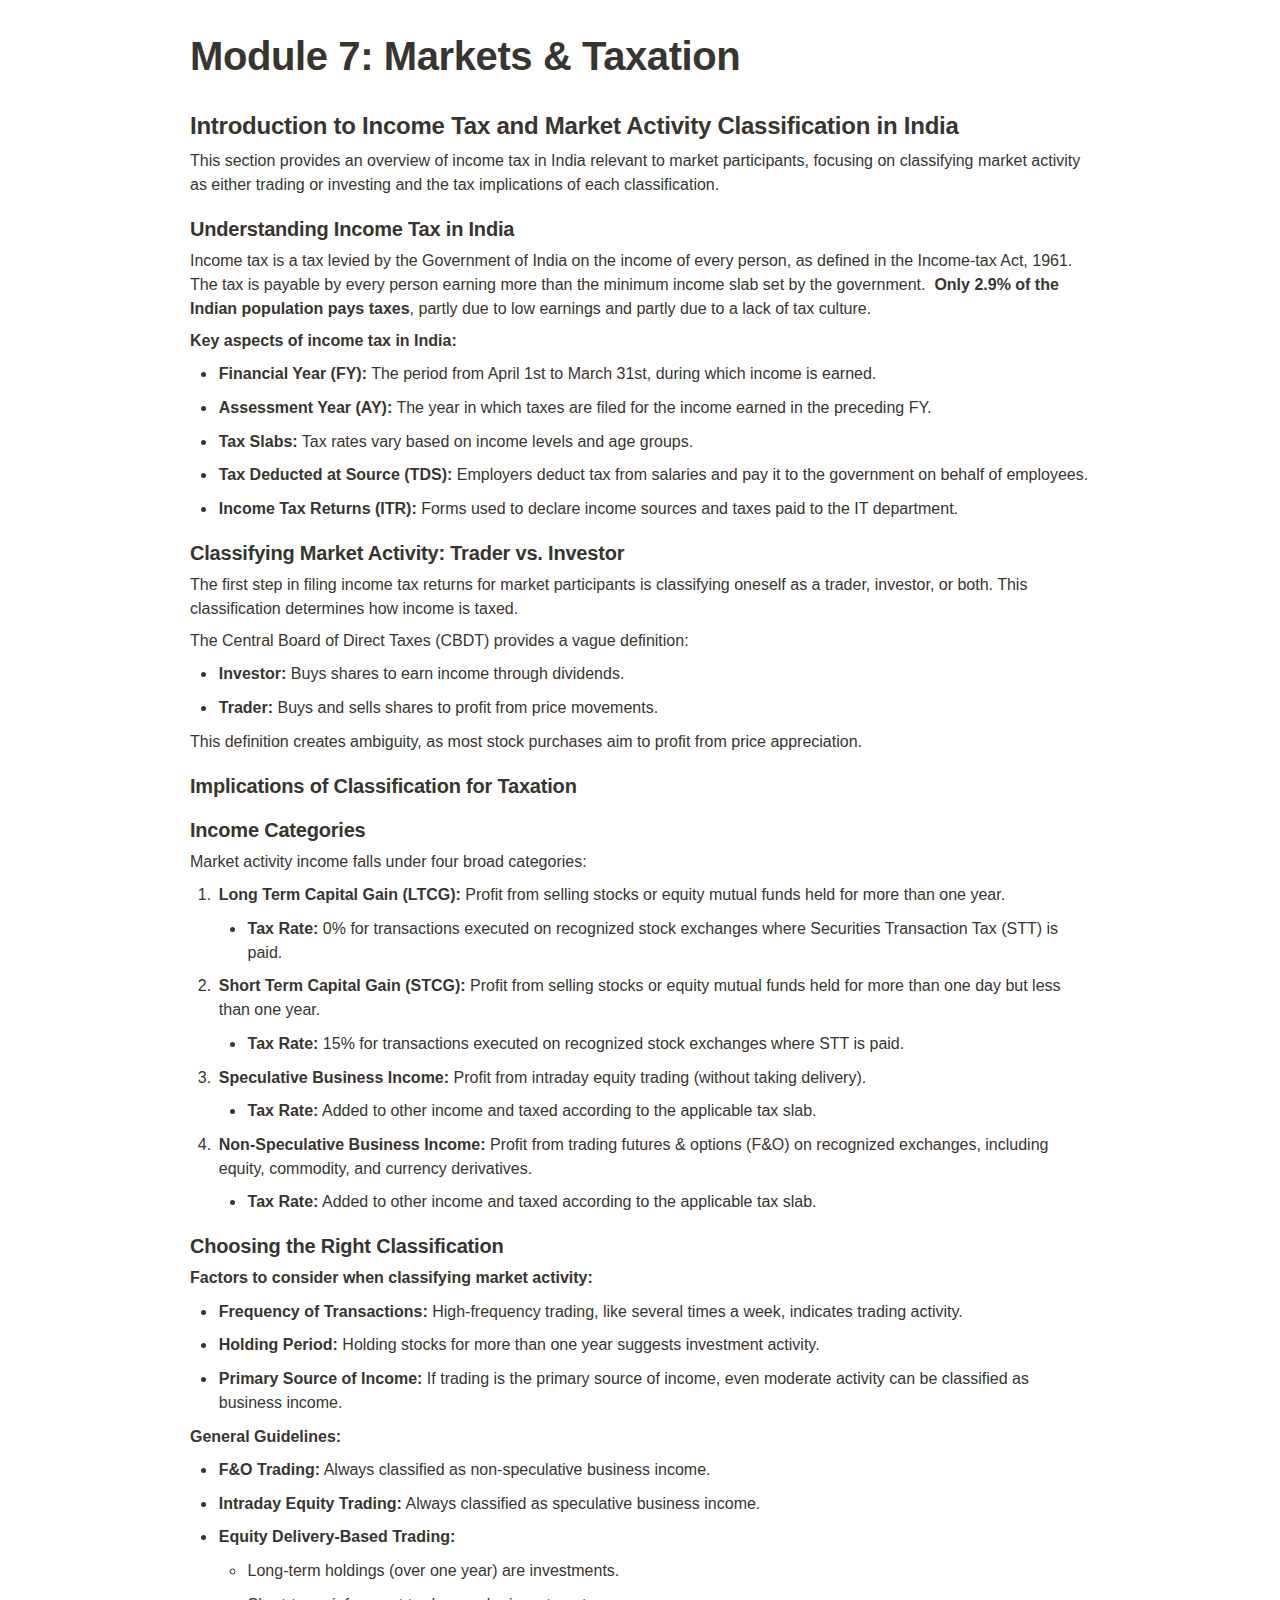
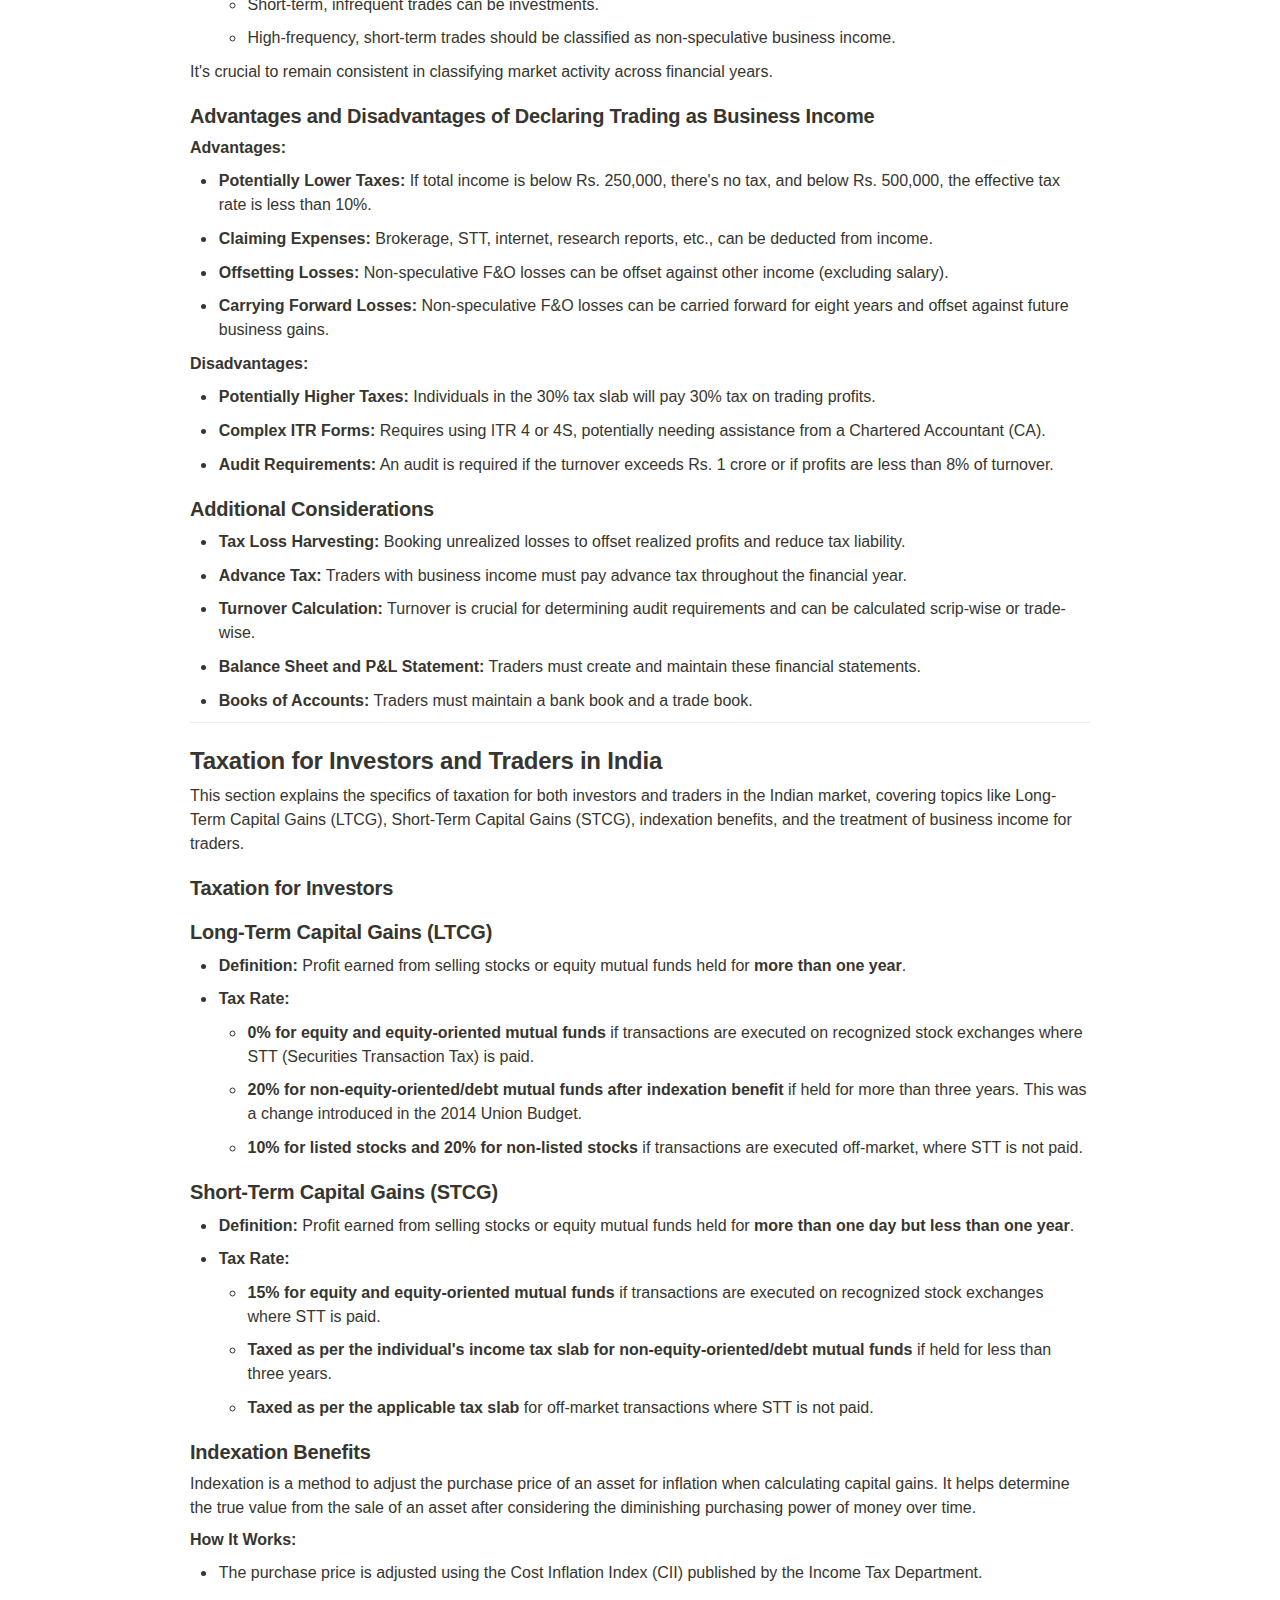
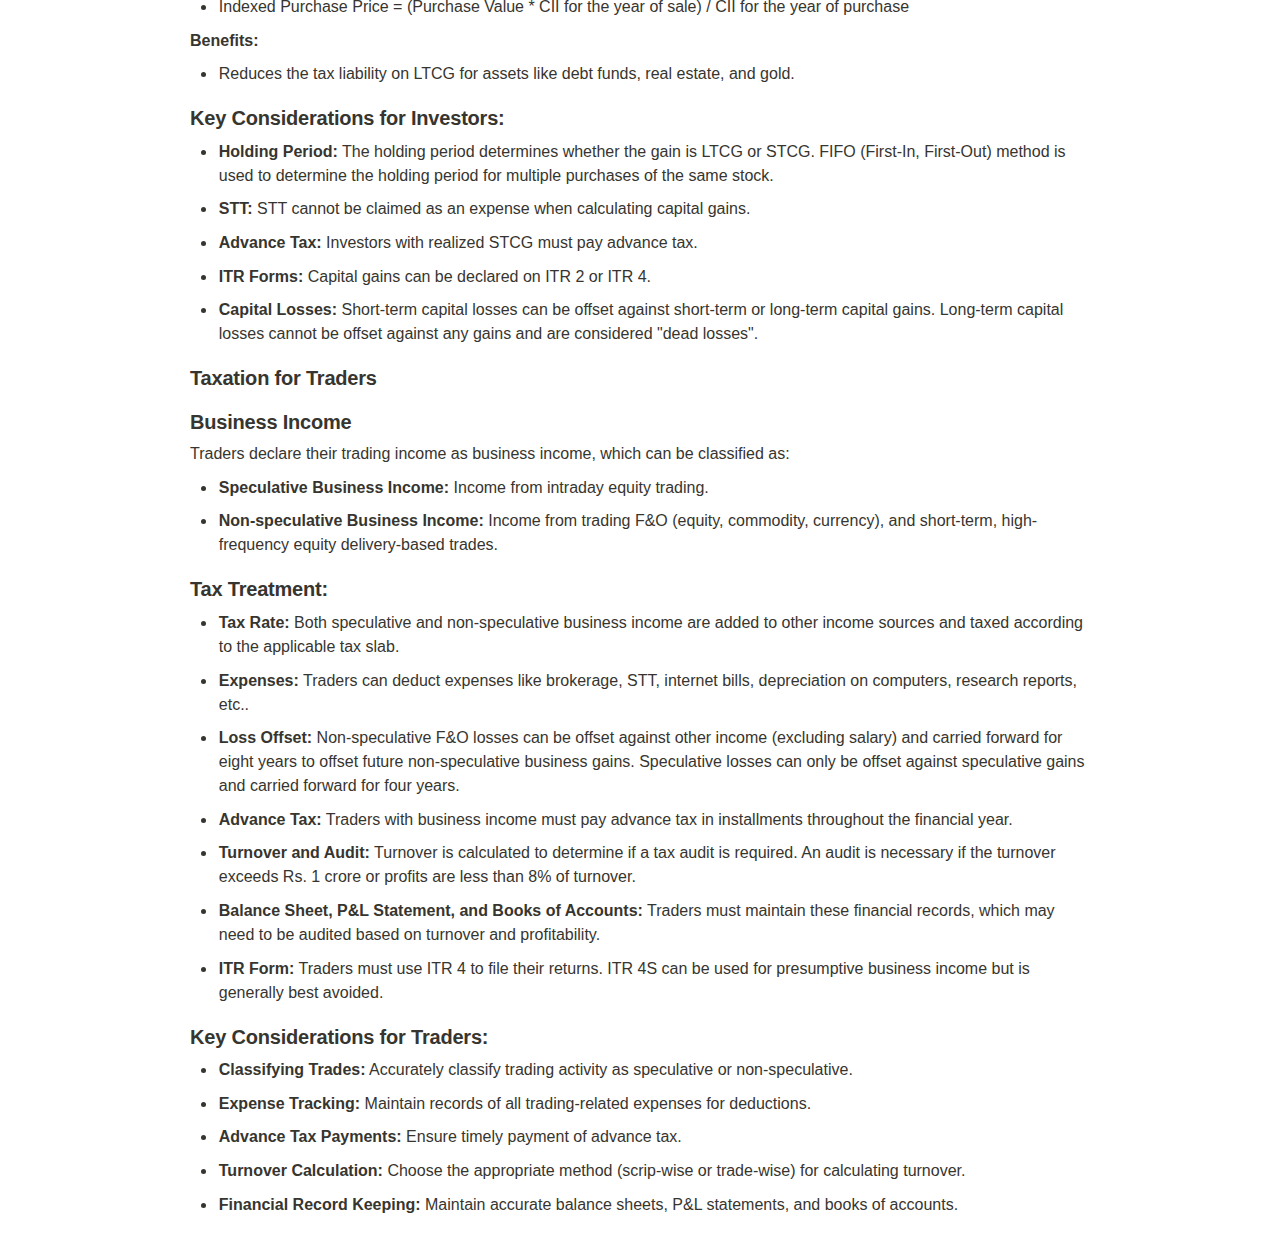
<file: Module 7 Markets & Taxation.html>
<html><head><meta http-equiv="Content-Type" content="text/html; charset=utf-8"/><title>Module 7: Markets &amp; Taxation</title><style>
/* cspell:disable-file */
/* webkit printing magic: print all background colors */
html {
	-webkit-print-color-adjust: exact;
}
* {
	box-sizing: border-box;
	-webkit-print-color-adjust: exact;
}

html,
body {
	margin: 0;
	padding: 0;
}
@media only screen {
	body {
		margin: 2em auto;
		max-width: 900px;
		color: rgb(55, 53, 47);
	}
}

body {
	line-height: 1.5;
	white-space: pre-wrap;
}

a,
a.visited {
	color: inherit;
	text-decoration: underline;
}

.pdf-relative-link-path {
	font-size: 80%;
	color: #444;
}

h1,
h2,
h3 {
	letter-spacing: -0.01em;
	line-height: 1.2;
	font-weight: 600;
	margin-bottom: 0;
}

.page-title {
	font-size: 2.5rem;
	font-weight: 700;
	margin-top: 0;
	margin-bottom: 0.75em;
}

h1 {
	font-size: 1.875rem;
	margin-top: 1.875rem;
}

h2 {
	font-size: 1.5rem;
	margin-top: 1.5rem;
}

h3 {
	font-size: 1.25rem;
	margin-top: 1.25rem;
}

.source {
	border: 1px solid #ddd;
	border-radius: 3px;
	padding: 1.5em;
	word-break: break-all;
}

.callout {
	border-radius: 3px;
	padding: 1rem;
}

figure {
	margin: 1.25em 0;
	page-break-inside: avoid;
}

figcaption {
	opacity: 0.5;
	font-size: 85%;
	margin-top: 0.5em;
}

mark {
	background-color: transparent;
}

.indented {
	padding-left: 1.5em;
}

hr {
	background: transparent;
	display: block;
	width: 100%;
	height: 1px;
	visibility: visible;
	border: none;
	border-bottom: 1px solid rgba(55, 53, 47, 0.09);
}

img {
	max-width: 100%;
}

@media only print {
	img {
		max-height: 100vh;
		object-fit: contain;
	}
}

@page {
	margin: 1in;
}

.collection-content {
	font-size: 0.875rem;
}

.column-list {
	display: flex;
	justify-content: space-between;
}

.column {
	padding: 0 1em;
}

.column:first-child {
	padding-left: 0;
}

.column:last-child {
	padding-right: 0;
}

.table_of_contents-item {
	display: block;
	font-size: 0.875rem;
	line-height: 1.3;
	padding: 0.125rem;
}

.table_of_contents-indent-1 {
	margin-left: 1.5rem;
}

.table_of_contents-indent-2 {
	margin-left: 3rem;
}

.table_of_contents-indent-3 {
	margin-left: 4.5rem;
}

.table_of_contents-link {
	text-decoration: none;
	opacity: 0.7;
	border-bottom: 1px solid rgba(55, 53, 47, 0.18);
}

table,
th,
td {
	border: 1px solid rgba(55, 53, 47, 0.09);
	border-collapse: collapse;
}

table {
	border-left: none;
	border-right: none;
}

th,
td {
	font-weight: normal;
	padding: 0.25em 0.5em;
	line-height: 1.5;
	min-height: 1.5em;
	text-align: left;
}

th {
	color: rgba(55, 53, 47, 0.6);
}

ol,
ul {
	margin: 0;
	margin-block-start: 0.6em;
	margin-block-end: 0.6em;
}

li > ol:first-child,
li > ul:first-child {
	margin-block-start: 0.6em;
}

ul > li {
	list-style: disc;
}

ul.to-do-list {
	padding-inline-start: 0;
}

ul.to-do-list > li {
	list-style: none;
}

.to-do-children-checked {
	text-decoration: line-through;
	opacity: 0.375;
}

ul.toggle > li {
	list-style: none;
}

ul {
	padding-inline-start: 1.7em;
}

ul > li {
	padding-left: 0.1em;
}

ol {
	padding-inline-start: 1.6em;
}

ol > li {
	padding-left: 0.2em;
}

.mono ol {
	padding-inline-start: 2em;
}

.mono ol > li {
	text-indent: -0.4em;
}

.toggle {
	padding-inline-start: 0em;
	list-style-type: none;
}

/* Indent toggle children */
.toggle > li > details {
	padding-left: 1.7em;
}

.toggle > li > details > summary {
	margin-left: -1.1em;
}

.selected-value {
	display: inline-block;
	padding: 0 0.5em;
	background: rgba(206, 205, 202, 0.5);
	border-radius: 3px;
	margin-right: 0.5em;
	margin-top: 0.3em;
	margin-bottom: 0.3em;
	white-space: nowrap;
}

.collection-title {
	display: inline-block;
	margin-right: 1em;
}

.page-description {
    margin-bottom: 2em;
}

.simple-table {
	margin-top: 1em;
	font-size: 0.875rem;
	empty-cells: show;
}
.simple-table td {
	height: 29px;
	min-width: 120px;
}

.simple-table th {
	height: 29px;
	min-width: 120px;
}

.simple-table-header-color {
	background: rgb(247, 246, 243);
	color: black;
}
.simple-table-header {
	font-weight: 500;
}

time {
	opacity: 0.5;
}

.icon {
	display: inline-block;
	max-width: 1.2em;
	max-height: 1.2em;
	text-decoration: none;
	vertical-align: text-bottom;
	margin-right: 0.5em;
}

img.icon {
	border-radius: 3px;
}

.user-icon {
	width: 1.5em;
	height: 1.5em;
	border-radius: 100%;
	margin-right: 0.5rem;
}

.user-icon-inner {
	font-size: 0.8em;
}

.text-icon {
	border: 1px solid #000;
	text-align: center;
}

.page-cover-image {
	display: block;
	object-fit: cover;
	width: 100%;
	max-height: 30vh;
}

.page-header-icon {
	font-size: 3rem;
	margin-bottom: 1rem;
}

.page-header-icon-with-cover {
	margin-top: -0.72em;
	margin-left: 0.07em;
}

.page-header-icon img {
	border-radius: 3px;
}

.link-to-page {
	margin: 1em 0;
	padding: 0;
	border: none;
	font-weight: 500;
}

p > .user {
	opacity: 0.5;
}

td > .user,
td > time {
	white-space: nowrap;
}

input[type="checkbox"] {
	transform: scale(1.5);
	margin-right: 0.6em;
	vertical-align: middle;
}

p {
	margin-top: 0.5em;
	margin-bottom: 0.5em;
}

.image {
	border: none;
	margin: 1.5em 0;
	padding: 0;
	border-radius: 0;
	text-align: center;
}

.code,
code {
	background: rgba(135, 131, 120, 0.15);
	border-radius: 3px;
	padding: 0.2em 0.4em;
	border-radius: 3px;
	font-size: 85%;
	tab-size: 2;
}

code {
	color: #eb5757;
}

.code {
	padding: 1.5em 1em;
}

.code-wrap {
	white-space: pre-wrap;
	word-break: break-all;
}

.code > code {
	background: none;
	padding: 0;
	font-size: 100%;
	color: inherit;
}

blockquote {
	font-size: 1.25em;
	margin: 1em 0;
	padding-left: 1em;
	border-left: 3px solid rgb(55, 53, 47);
}

.bookmark {
	text-decoration: none;
	max-height: 8em;
	padding: 0;
	display: flex;
	width: 100%;
	align-items: stretch;
}

.bookmark-title {
	font-size: 0.85em;
	overflow: hidden;
	text-overflow: ellipsis;
	height: 1.75em;
	white-space: nowrap;
}

.bookmark-text {
	display: flex;
	flex-direction: column;
}

.bookmark-info {
	flex: 4 1 180px;
	padding: 12px 14px 14px;
	display: flex;
	flex-direction: column;
	justify-content: space-between;
}

.bookmark-image {
	width: 33%;
	flex: 1 1 180px;
	display: block;
	position: relative;
	object-fit: cover;
	border-radius: 1px;
}

.bookmark-description {
	color: rgba(55, 53, 47, 0.6);
	font-size: 0.75em;
	overflow: hidden;
	max-height: 4.5em;
	word-break: break-word;
}

.bookmark-href {
	font-size: 0.75em;
	margin-top: 0.25em;
}

.sans { font-family: ui-sans-serif, -apple-system, BlinkMacSystemFont, "Segoe UI Variable Display", "Segoe UI", Helvetica, "Apple Color Emoji", Arial, sans-serif, "Segoe UI Emoji", "Segoe UI Symbol"; }
.code { font-family: "SFMono-Regular", Menlo, Consolas, "PT Mono", "Liberation Mono", Courier, monospace; }
.serif { font-family: Lyon-Text, Georgia, ui-serif, serif; }
.mono { font-family: iawriter-mono, Nitti, Menlo, Courier, monospace; }
.pdf .sans { font-family: Inter, ui-sans-serif, -apple-system, BlinkMacSystemFont, "Segoe UI Variable Display", "Segoe UI", Helvetica, "Apple Color Emoji", Arial, sans-serif, "Segoe UI Emoji", "Segoe UI Symbol", 'Twemoji', 'Noto Color Emoji', 'Noto Sans CJK JP'; }
.pdf:lang(zh-CN) .sans { font-family: Inter, ui-sans-serif, -apple-system, BlinkMacSystemFont, "Segoe UI Variable Display", "Segoe UI", Helvetica, "Apple Color Emoji", Arial, sans-serif, "Segoe UI Emoji", "Segoe UI Symbol", 'Twemoji', 'Noto Color Emoji', 'Noto Sans CJK SC'; }
.pdf:lang(zh-TW) .sans { font-family: Inter, ui-sans-serif, -apple-system, BlinkMacSystemFont, "Segoe UI Variable Display", "Segoe UI", Helvetica, "Apple Color Emoji", Arial, sans-serif, "Segoe UI Emoji", "Segoe UI Symbol", 'Twemoji', 'Noto Color Emoji', 'Noto Sans CJK TC'; }
.pdf:lang(ko-KR) .sans { font-family: Inter, ui-sans-serif, -apple-system, BlinkMacSystemFont, "Segoe UI Variable Display", "Segoe UI", Helvetica, "Apple Color Emoji", Arial, sans-serif, "Segoe UI Emoji", "Segoe UI Symbol", 'Twemoji', 'Noto Color Emoji', 'Noto Sans CJK KR'; }
.pdf .code { font-family: Source Code Pro, "SFMono-Regular", Menlo, Consolas, "PT Mono", "Liberation Mono", Courier, monospace, 'Twemoji', 'Noto Color Emoji', 'Noto Sans Mono CJK JP'; }
.pdf:lang(zh-CN) .code { font-family: Source Code Pro, "SFMono-Regular", Menlo, Consolas, "PT Mono", "Liberation Mono", Courier, monospace, 'Twemoji', 'Noto Color Emoji', 'Noto Sans Mono CJK SC'; }
.pdf:lang(zh-TW) .code { font-family: Source Code Pro, "SFMono-Regular", Menlo, Consolas, "PT Mono", "Liberation Mono", Courier, monospace, 'Twemoji', 'Noto Color Emoji', 'Noto Sans Mono CJK TC'; }
.pdf:lang(ko-KR) .code { font-family: Source Code Pro, "SFMono-Regular", Menlo, Consolas, "PT Mono", "Liberation Mono", Courier, monospace, 'Twemoji', 'Noto Color Emoji', 'Noto Sans Mono CJK KR'; }
.pdf .serif { font-family: PT Serif, Lyon-Text, Georgia, ui-serif, serif, 'Twemoji', 'Noto Color Emoji', 'Noto Serif CJK JP'; }
.pdf:lang(zh-CN) .serif { font-family: PT Serif, Lyon-Text, Georgia, ui-serif, serif, 'Twemoji', 'Noto Color Emoji', 'Noto Serif CJK SC'; }
.pdf:lang(zh-TW) .serif { font-family: PT Serif, Lyon-Text, Georgia, ui-serif, serif, 'Twemoji', 'Noto Color Emoji', 'Noto Serif CJK TC'; }
.pdf:lang(ko-KR) .serif { font-family: PT Serif, Lyon-Text, Georgia, ui-serif, serif, 'Twemoji', 'Noto Color Emoji', 'Noto Serif CJK KR'; }
.pdf .mono { font-family: PT Mono, iawriter-mono, Nitti, Menlo, Courier, monospace, 'Twemoji', 'Noto Color Emoji', 'Noto Sans Mono CJK JP'; }
.pdf:lang(zh-CN) .mono { font-family: PT Mono, iawriter-mono, Nitti, Menlo, Courier, monospace, 'Twemoji', 'Noto Color Emoji', 'Noto Sans Mono CJK SC'; }
.pdf:lang(zh-TW) .mono { font-family: PT Mono, iawriter-mono, Nitti, Menlo, Courier, monospace, 'Twemoji', 'Noto Color Emoji', 'Noto Sans Mono CJK TC'; }
.pdf:lang(ko-KR) .mono { font-family: PT Mono, iawriter-mono, Nitti, Menlo, Courier, monospace, 'Twemoji', 'Noto Color Emoji', 'Noto Sans Mono CJK KR'; }
.highlight-default {
	color: rgba(55, 53, 47, 1);
}
.highlight-gray {
	color: rgba(120, 119, 116, 1);
	fill: rgba(120, 119, 116, 1);
}
.highlight-brown {
	color: rgba(159, 107, 83, 1);
	fill: rgba(159, 107, 83, 1);
}
.highlight-orange {
	color: rgba(217, 115, 13, 1);
	fill: rgba(217, 115, 13, 1);
}
.highlight-yellow {
	color: rgba(203, 145, 47, 1);
	fill: rgba(203, 145, 47, 1);
}
.highlight-teal {
	color: rgba(68, 131, 97, 1);
	fill: rgba(68, 131, 97, 1);
}
.highlight-blue {
	color: rgba(51, 126, 169, 1);
	fill: rgba(51, 126, 169, 1);
}
.highlight-purple {
	color: rgba(144, 101, 176, 1);
	fill: rgba(144, 101, 176, 1);
}
.highlight-pink {
	color: rgba(193, 76, 138, 1);
	fill: rgba(193, 76, 138, 1);
}
.highlight-red {
	color: rgba(212, 76, 71, 1);
	fill: rgba(212, 76, 71, 1);
}
.highlight-default_background {
	color: rgba(55, 53, 47, 1);
}
.highlight-gray_background {
	background: rgba(241, 241, 239, 1);
}
.highlight-brown_background {
	background: rgba(244, 238, 238, 1);
}
.highlight-orange_background {
	background: rgba(251, 236, 221, 1);
}
.highlight-yellow_background {
	background: rgba(251, 243, 219, 1);
}
.highlight-teal_background {
	background: rgba(237, 243, 236, 1);
}
.highlight-blue_background {
	background: rgba(231, 243, 248, 1);
}
.highlight-purple_background {
	background: rgba(244, 240, 247, 0.8);
}
.highlight-pink_background {
	background: rgba(249, 238, 243, 0.8);
}
.highlight-red_background {
	background: rgba(253, 235, 236, 1);
}
.block-color-default {
	color: inherit;
	fill: inherit;
}
.block-color-gray {
	color: rgba(120, 119, 116, 1);
	fill: rgba(120, 119, 116, 1);
}
.block-color-brown {
	color: rgba(159, 107, 83, 1);
	fill: rgba(159, 107, 83, 1);
}
.block-color-orange {
	color: rgba(217, 115, 13, 1);
	fill: rgba(217, 115, 13, 1);
}
.block-color-yellow {
	color: rgba(203, 145, 47, 1);
	fill: rgba(203, 145, 47, 1);
}
.block-color-teal {
	color: rgba(68, 131, 97, 1);
	fill: rgba(68, 131, 97, 1);
}
.block-color-blue {
	color: rgba(51, 126, 169, 1);
	fill: rgba(51, 126, 169, 1);
}
.block-color-purple {
	color: rgba(144, 101, 176, 1);
	fill: rgba(144, 101, 176, 1);
}
.block-color-pink {
	color: rgba(193, 76, 138, 1);
	fill: rgba(193, 76, 138, 1);
}
.block-color-red {
	color: rgba(212, 76, 71, 1);
	fill: rgba(212, 76, 71, 1);
}
.block-color-default_background {
	color: inherit;
	fill: inherit;
}
.block-color-gray_background {
	background: rgba(241, 241, 239, 1);
}
.block-color-brown_background {
	background: rgba(244, 238, 238, 1);
}
.block-color-orange_background {
	background: rgba(251, 236, 221, 1);
}
.block-color-yellow_background {
	background: rgba(251, 243, 219, 1);
}
.block-color-teal_background {
	background: rgba(237, 243, 236, 1);
}
.block-color-blue_background {
	background: rgba(231, 243, 248, 1);
}
.block-color-purple_background {
	background: rgba(244, 240, 247, 0.8);
}
.block-color-pink_background {
	background: rgba(249, 238, 243, 0.8);
}
.block-color-red_background {
	background: rgba(253, 235, 236, 1);
}
.select-value-color-uiBlue { background-color: rgba(35, 131, 226, .07); }
.select-value-color-pink { background-color: rgba(245, 224, 233, 1); }
.select-value-color-purple { background-color: rgba(232, 222, 238, 1); }
.select-value-color-green { background-color: rgba(219, 237, 219, 1); }
.select-value-color-gray { background-color: rgba(227, 226, 224, 1); }
.select-value-color-transparentGray { background-color: rgba(227, 226, 224, 0); }
.select-value-color-translucentGray { background-color: rgba(0, 0, 0, 0.06); }
.select-value-color-orange { background-color: rgba(250, 222, 201, 1); }
.select-value-color-brown { background-color: rgba(238, 224, 218, 1); }
.select-value-color-red { background-color: rgba(255, 226, 221, 1); }
.select-value-color-yellow { background-color: rgba(253, 236, 200, 1); }
.select-value-color-blue { background-color: rgba(211, 229, 239, 1); }
.select-value-color-pageGlass { background-color: undefined; }
.select-value-color-washGlass { background-color: undefined; }

.checkbox {
	display: inline-flex;
	vertical-align: text-bottom;
	width: 16;
	height: 16;
	background-size: 16px;
	margin-left: 2px;
	margin-right: 5px;
}

.checkbox-on {
	background-image: url("data:image/svg+xml;charset=UTF-8,%3Csvg%20width%3D%2216%22%20height%3D%2216%22%20viewBox%3D%220%200%2016%2016%22%20fill%3D%22none%22%20xmlns%3D%22http%3A%2F%2Fwww.w3.org%2F2000%2Fsvg%22%3E%0A%3Crect%20width%3D%2216%22%20height%3D%2216%22%20fill%3D%22%2358A9D7%22%2F%3E%0A%3Cpath%20d%3D%22M6.71429%2012.2852L14%204.9995L12.7143%203.71436L6.71429%209.71378L3.28571%206.2831L2%207.57092L6.71429%2012.2852Z%22%20fill%3D%22white%22%2F%3E%0A%3C%2Fsvg%3E");
}

.checkbox-off {
	background-image: url("data:image/svg+xml;charset=UTF-8,%3Csvg%20width%3D%2216%22%20height%3D%2216%22%20viewBox%3D%220%200%2016%2016%22%20fill%3D%22none%22%20xmlns%3D%22http%3A%2F%2Fwww.w3.org%2F2000%2Fsvg%22%3E%0A%3Crect%20x%3D%220.75%22%20y%3D%220.75%22%20width%3D%2214.5%22%20height%3D%2214.5%22%20fill%3D%22white%22%20stroke%3D%22%2336352F%22%20stroke-width%3D%221.5%22%2F%3E%0A%3C%2Fsvg%3E");
}
	
</style></head><body><article id="14e84369-c8cb-8175-bda9-d7f4b235e792" class="page sans"><header><h1 class="page-title">Module 7: Markets &amp; Taxation</h1><p class="page-description"></p></header><div class="page-body"><h2 id="14e84369-c8cb-8198-bb2d-ee87e8b0c5fe" class="">Introduction to Income Tax and Market Activity Classification in India</h2><p id="14e84369-c8cb-8151-9136-cee54ddc04ae" class="">This section provides an overview of income tax in India relevant to market participants, focusing on classifying market activity as either trading or investing and the tax implications of each classification.</p><h3 id="14e84369-c8cb-813f-b2f2-ddb106186ba1" class="">Understanding Income Tax in India</h3><p id="14e84369-c8cb-8198-828a-dcb9e0008263" class="">Income tax is a tax levied by the Government of India on the income of every person, as defined in the Income-tax Act, 1961. The tax is payable by every person earning more than the minimum income slab set by the government.  <strong>Only 2.9% of the Indian population pays taxes</strong>, partly due to low earnings and partly due to a lack of tax culture.</p><p id="14e84369-c8cb-81be-9a98-c59eda1cb964" class=""><strong>Key aspects of income tax in India:</strong></p><ul id="14e84369-c8cb-81a6-aac0-ebf4cfdd0bb1" class="bulleted-list"><li style="list-style-type:disc"><strong>Financial Year (FY):</strong> The period from April 1st to March 31st, during which income is earned.</li></ul><ul id="14e84369-c8cb-8144-9b6a-d92a9bc7b945" class="bulleted-list"><li style="list-style-type:disc"><strong>Assessment Year (AY):</strong> The year in which taxes are filed for the income earned in the preceding FY.</li></ul><ul id="14e84369-c8cb-815a-9c71-d6eb33d409c0" class="bulleted-list"><li style="list-style-type:disc"><strong>Tax Slabs:</strong> Tax rates vary based on income levels and age groups.</li></ul><ul id="14e84369-c8cb-815f-9977-c6c56a2bf788" class="bulleted-list"><li style="list-style-type:disc"><strong>Tax Deducted at Source (TDS):</strong> Employers deduct tax from salaries and pay it to the government on behalf of employees.</li></ul><ul id="14e84369-c8cb-8195-a78d-e4b45e83632f" class="bulleted-list"><li style="list-style-type:disc"><strong>Income Tax Returns (ITR):</strong> Forms used to declare income sources and taxes paid to the IT department.</li></ul><h3 id="14e84369-c8cb-81ce-8c5d-d17f23676b16" class="">Classifying Market Activity: Trader vs. Investor</h3><p id="14e84369-c8cb-818a-b012-f31bfa4c7757" class="">The first step in filing income tax returns for market participants is classifying oneself as a trader, investor, or both. This classification determines how income is taxed.</p><p id="14e84369-c8cb-816b-ad2c-d50e447278c3" class="">The Central Board of Direct Taxes (CBDT) provides a vague definition:</p><ul id="14e84369-c8cb-8173-8a0e-cc1c6e3c057d" class="bulleted-list"><li style="list-style-type:disc"><strong>Investor:</strong> Buys shares to earn income through dividends.</li></ul><ul id="14e84369-c8cb-81e5-86e5-fab5b9c9ddc8" class="bulleted-list"><li style="list-style-type:disc"><strong>Trader:</strong> Buys and sells shares to profit from price movements.</li></ul><p id="14e84369-c8cb-815c-bf03-cf2021e17b70" class="">This definition creates ambiguity, as most stock purchases aim to profit from price appreciation.</p><h3 id="14e84369-c8cb-8161-ad41-c702d81501f3" class="">Implications of Classification for Taxation</h3><h3 id="14e84369-c8cb-8151-b12c-e39fc387a476" class="">Income Categories</h3><p id="14e84369-c8cb-81df-b74c-c814aafc3a3d" class="">Market activity income falls under four broad categories:</p><ol type="1" id="14e84369-c8cb-8183-b5f4-d78529c519b9" class="numbered-list" start="1"><li><strong>Long Term Capital Gain (LTCG):</strong> Profit from selling stocks or equity mutual funds held for more than one year.<ul id="14e84369-c8cb-817f-b3e1-c9cd73fa878b" class="bulleted-list"><li style="list-style-type:disc"><strong>Tax Rate:</strong> 0% for transactions executed on recognized stock exchanges where Securities Transaction Tax (STT) is paid.</li></ul></li></ol><ol type="1" id="14e84369-c8cb-8189-a609-e0a62a7db828" class="numbered-list" start="2"><li><strong>Short Term Capital Gain (STCG):</strong> Profit from selling stocks or equity mutual funds held for more than one day but less than one year.<ul id="14e84369-c8cb-8161-ba7c-ea3aaded5c79" class="bulleted-list"><li style="list-style-type:disc"><strong>Tax Rate:</strong> 15% for transactions executed on recognized stock exchanges where STT is paid.</li></ul></li></ol><ol type="1" id="14e84369-c8cb-8140-8efb-ffef88ae27b3" class="numbered-list" start="3"><li><strong>Speculative Business Income:</strong> Profit from intraday equity trading (without taking delivery).<ul id="14e84369-c8cb-8148-b224-f1984767226d" class="bulleted-list"><li style="list-style-type:disc"><strong>Tax Rate:</strong> Added to other income and taxed according to the applicable tax slab.</li></ul></li></ol><ol type="1" id="14e84369-c8cb-814b-9884-c0a1a4f3d537" class="numbered-list" start="4"><li><strong>Non-Speculative Business Income:</strong> Profit from trading futures &amp; options (F&amp;O) on recognized exchanges, including equity, commodity, and currency derivatives.<ul id="14e84369-c8cb-8148-b800-d1e93386030c" class="bulleted-list"><li style="list-style-type:disc"><strong>Tax Rate:</strong> Added to other income and taxed according to the applicable tax slab.</li></ul></li></ol><h3 id="14e84369-c8cb-81d0-896e-d6eb154ca20b" class="">Choosing the Right Classification</h3><p id="14e84369-c8cb-81d3-981d-ee81f74028f8" class=""><strong>Factors to consider when classifying market activity:</strong></p><ul id="14e84369-c8cb-81d4-99ad-df73290168b7" class="bulleted-list"><li style="list-style-type:disc"><strong>Frequency of Transactions:</strong> High-frequency trading, like several times a week, indicates trading activity.</li></ul><ul id="14e84369-c8cb-8191-9e48-f555a002e4d4" class="bulleted-list"><li style="list-style-type:disc"><strong>Holding Period:</strong> Holding stocks for more than one year suggests investment activity.</li></ul><ul id="14e84369-c8cb-81c9-9f2e-d4de9e0888cb" class="bulleted-list"><li style="list-style-type:disc"><strong>Primary Source of Income:</strong> If trading is the primary source of income, even moderate activity can be classified as business income.</li></ul><p id="14e84369-c8cb-8181-84cc-ef4c02df30e2" class=""><strong>General Guidelines:</strong></p><ul id="14e84369-c8cb-8194-8269-c41f01d1a4d7" class="bulleted-list"><li style="list-style-type:disc"><strong>F&amp;O Trading:</strong> Always classified as non-speculative business income.</li></ul><ul id="14e84369-c8cb-81e6-89be-e6d516415420" class="bulleted-list"><li style="list-style-type:disc"><strong>Intraday Equity Trading:</strong> Always classified as speculative business income.</li></ul><ul id="14e84369-c8cb-81b5-bb1a-e663180ed137" class="bulleted-list"><li style="list-style-type:disc"><strong>Equity Delivery-Based Trading:</strong><ul id="14e84369-c8cb-81f6-80ad-f0f09fd86aa7" class="bulleted-list"><li style="list-style-type:circle">Long-term holdings (over one year) are investments.</li></ul><ul id="14e84369-c8cb-8196-8ecc-f5a9a369fe23" class="bulleted-list"><li style="list-style-type:circle">Short-term, infrequent trades can be investments.</li></ul><ul id="14e84369-c8cb-8174-bf8d-ffff8fa65b8f" class="bulleted-list"><li style="list-style-type:circle">High-frequency, short-term trades should be classified as non-speculative business income.</li></ul></li></ul><p id="14e84369-c8cb-8144-983e-c51b8feabac7" class="">It&#x27;s crucial to remain consistent in classifying market activity across financial years.</p><h3 id="14e84369-c8cb-81a8-8a18-f423f7a17f97" class="">Advantages and Disadvantages of Declaring Trading as Business Income</h3><p id="14e84369-c8cb-81d0-93cb-e1c65626ffc1" class=""><strong>Advantages:</strong></p><ul id="14e84369-c8cb-816f-bd2f-f7ac8308a848" class="bulleted-list"><li style="list-style-type:disc"><strong>Potentially Lower Taxes:</strong> If total income is below Rs. 250,000, there&#x27;s no tax, and below Rs. 500,000, the effective tax rate is less than 10%.</li></ul><ul id="14e84369-c8cb-8175-ad32-e09d1952d751" class="bulleted-list"><li style="list-style-type:disc"><strong>Claiming Expenses:</strong> Brokerage, STT, internet, research reports, etc., can be deducted from income.</li></ul><ul id="14e84369-c8cb-8135-baf6-eeed6d3f0d1c" class="bulleted-list"><li style="list-style-type:disc"><strong>Offsetting Losses:</strong> Non-speculative F&amp;O losses can be offset against other income (excluding salary).</li></ul><ul id="14e84369-c8cb-814d-9e04-ffc2d0fbaf51" class="bulleted-list"><li style="list-style-type:disc"><strong>Carrying Forward Losses:</strong> Non-speculative F&amp;O losses can be carried forward for eight years and offset against future business gains.</li></ul><p id="14e84369-c8cb-8126-92d5-f47001aed6f3" class=""><strong>Disadvantages:</strong></p><ul id="14e84369-c8cb-810f-8c8c-d25e419a6e75" class="bulleted-list"><li style="list-style-type:disc"><strong>Potentially Higher Taxes:</strong> Individuals in the 30% tax slab will pay 30% tax on trading profits.</li></ul><ul id="14e84369-c8cb-8102-b67d-fbedfad5e2fc" class="bulleted-list"><li style="list-style-type:disc"><strong>Complex ITR Forms:</strong> Requires using ITR 4 or 4S, potentially needing assistance from a Chartered Accountant (CA).</li></ul><ul id="14e84369-c8cb-81d7-a610-d56d372d2121" class="bulleted-list"><li style="list-style-type:disc"><strong>Audit Requirements:</strong> An audit is required if the turnover exceeds Rs. 1 crore or if profits are less than 8% of turnover.</li></ul><h3 id="14e84369-c8cb-810d-8445-fd66a2789150" class="">Additional Considerations</h3><ul id="14e84369-c8cb-81bd-be1d-ed5e0a5df1ea" class="bulleted-list"><li style="list-style-type:disc"><strong>Tax Loss Harvesting:</strong> Booking unrealized losses to offset realized profits and reduce tax liability.</li></ul><ul id="14e84369-c8cb-812b-a755-ec592580c787" class="bulleted-list"><li style="list-style-type:disc"><strong>Advance Tax:</strong> Traders with business income must pay advance tax throughout the financial year.</li></ul><ul id="14e84369-c8cb-8143-9730-d226560d344c" class="bulleted-list"><li style="list-style-type:disc"><strong>Turnover Calculation:</strong> Turnover is crucial for determining audit requirements and can be calculated scrip-wise or trade-wise.</li></ul><ul id="14e84369-c8cb-815c-80ac-f8797cd23302" class="bulleted-list"><li style="list-style-type:disc"><strong>Balance Sheet and P&amp;L Statement:</strong> Traders must create and maintain these financial statements.</li></ul><ul id="14e84369-c8cb-8181-a92f-e9079b2aca83" class="bulleted-list"><li style="list-style-type:disc"><strong>Books of Accounts:</strong> Traders must maintain a bank book and a trade book.</li></ul><hr id="14e84369-c8cb-8137-b651-c848f3ca1335"/><h2 id="14e84369-c8cb-8158-9585-c92f1be9a47c" class="">Taxation for Investors and Traders in India</h2><p id="14e84369-c8cb-81d5-93ef-cf97bdd660e9" class="">This section explains the specifics of taxation for both investors and traders in the Indian market, covering topics like Long-Term Capital Gains (LTCG), Short-Term Capital Gains (STCG), indexation benefits, and the treatment of business income for traders.</p><h3 id="14e84369-c8cb-8126-8103-c0057c7a4898" class="">Taxation for Investors</h3><h3 id="14e84369-c8cb-8160-8936-c5911416cf72" class="">Long-Term Capital Gains (LTCG)</h3><ul id="14e84369-c8cb-8101-8a2f-d2ad9873fff5" class="bulleted-list"><li style="list-style-type:disc"><strong>Definition:</strong> Profit earned from selling stocks or equity mutual funds held for <strong>more than one year</strong>.</li></ul><ul id="14e84369-c8cb-8117-8c54-d3f85c33a7c7" class="bulleted-list"><li style="list-style-type:disc"><strong>Tax Rate:</strong><ul id="14e84369-c8cb-81bd-a861-cba1974e2f9a" class="bulleted-list"><li style="list-style-type:circle"><strong>0% for equity and equity-oriented mutual funds</strong> if transactions are executed on recognized stock exchanges where STT (Securities Transaction Tax) is paid.</li></ul><ul id="14e84369-c8cb-81c8-a374-e08aa0cf3f19" class="bulleted-list"><li style="list-style-type:circle"><strong>20% for non-equity-oriented/debt mutual funds after indexation benefit</strong> if held for more than three years. This was a change introduced in the 2014 Union Budget.</li></ul><ul id="14e84369-c8cb-8168-ba85-f6cff19f30c1" class="bulleted-list"><li style="list-style-type:circle"><strong>10% for listed stocks and 20% for non-listed stocks</strong> if transactions are executed off-market, where STT is not paid.</li></ul></li></ul><h3 id="14e84369-c8cb-81d0-ad48-c57bdacfb17b" class="">Short-Term Capital Gains (STCG)</h3><ul id="14e84369-c8cb-8121-b413-f3409c57d3d8" class="bulleted-list"><li style="list-style-type:disc"><strong>Definition:</strong> Profit earned from selling stocks or equity mutual funds held for <strong>more than one day but less than one year</strong>.</li></ul><ul id="14e84369-c8cb-8104-b464-d4681268a1db" class="bulleted-list"><li style="list-style-type:disc"><strong>Tax Rate:</strong><ul id="14e84369-c8cb-815b-a9d3-e2e1e859b388" class="bulleted-list"><li style="list-style-type:circle"><strong>15% for equity and equity-oriented mutual funds</strong> if transactions are executed on recognized stock exchanges where STT is paid.</li></ul><ul id="14e84369-c8cb-81b3-b20d-f3964ebc5792" class="bulleted-list"><li style="list-style-type:circle"><strong>Taxed as per the individual&#x27;s income tax slab for non-equity-oriented/debt mutual funds</strong> if held for less than three years.</li></ul><ul id="14e84369-c8cb-81bc-9b92-dd6ccf835b48" class="bulleted-list"><li style="list-style-type:circle"><strong>Taxed as per the applicable tax slab</strong> for off-market transactions where STT is not paid.</li></ul></li></ul><h3 id="14e84369-c8cb-8106-b61f-f24c29872001" class="">Indexation Benefits</h3><p id="14e84369-c8cb-81f3-94d2-c4684f73fd71" class="">Indexation is a method to adjust the purchase price of an asset for inflation when calculating capital gains. It helps determine the true value from the sale of an asset after considering the diminishing purchasing power of money over time.</p><p id="14e84369-c8cb-8117-9df2-f39d3b6ac6de" class=""><strong>How It Works:</strong></p><ul id="14e84369-c8cb-81af-9d55-d700ca78450e" class="bulleted-list"><li style="list-style-type:disc">The purchase price is adjusted using the Cost Inflation Index (CII) published by the Income Tax Department.</li></ul><ul id="14e84369-c8cb-81e8-8500-f409926f62fc" class="bulleted-list"><li style="list-style-type:disc">Indexed Purchase Price = (Purchase Value * CII for the year of sale) / CII for the year of purchase</li></ul><p id="14e84369-c8cb-815a-92aa-daafe399fd7e" class=""><strong>Benefits:</strong></p><ul id="14e84369-c8cb-81fc-b364-f4309c41da40" class="bulleted-list"><li style="list-style-type:disc">Reduces the tax liability on LTCG for assets like debt funds, real estate, and gold.</li></ul><h3 id="14e84369-c8cb-81a9-ace0-e987a54a9e6f" class="">Key Considerations for Investors:</h3><ul id="14e84369-c8cb-812b-81d9-c10aa6891da1" class="bulleted-list"><li style="list-style-type:disc"><strong>Holding Period:</strong> The holding period determines whether the gain is LTCG or STCG. FIFO (First-In, First-Out) method is used to determine the holding period for multiple purchases of the same stock.</li></ul><ul id="14e84369-c8cb-8148-9fef-fcedc8c292a6" class="bulleted-list"><li style="list-style-type:disc"><strong>STT:</strong> STT cannot be claimed as an expense when calculating capital gains.</li></ul><ul id="14e84369-c8cb-81f0-b07e-d7f2dc26533c" class="bulleted-list"><li style="list-style-type:disc"><strong>Advance Tax:</strong> Investors with realized STCG must pay advance tax.</li></ul><ul id="14e84369-c8cb-810f-b2ac-c6e8ef8f6f5f" class="bulleted-list"><li style="list-style-type:disc"><strong>ITR Forms:</strong> Capital gains can be declared on ITR 2 or ITR 4.</li></ul><ul id="14e84369-c8cb-81ed-a765-f99451f3084c" class="bulleted-list"><li style="list-style-type:disc"><strong>Capital Losses:</strong> Short-term capital losses can be offset against short-term or long-term capital gains. Long-term capital losses cannot be offset against any gains and are considered &quot;dead losses&quot;.</li></ul><h3 id="14e84369-c8cb-81e4-873b-f3b05d4b3c22" class="">Taxation for Traders</h3><h3 id="14e84369-c8cb-81c2-87a3-cf9ae66705ea" class="">Business Income</h3><p id="14e84369-c8cb-8193-84bb-c99422f10f1a" class="">Traders declare their trading income as business income, which can be classified as:</p><ul id="14e84369-c8cb-81a8-8770-e72b4d8c4686" class="bulleted-list"><li style="list-style-type:disc"><strong>Speculative Business Income:</strong> Income from intraday equity trading.</li></ul><ul id="14e84369-c8cb-8145-a8a2-ea243ee6281a" class="bulleted-list"><li style="list-style-type:disc"><strong>Non-speculative Business Income:</strong> Income from trading F&amp;O (equity, commodity, currency), and short-term, high-frequency equity delivery-based trades.</li></ul><h3 id="14e84369-c8cb-8139-aa1e-d7194787b4bf" class="">Tax Treatment:</h3><ul id="14e84369-c8cb-81d6-b054-c11ae93c34ea" class="bulleted-list"><li style="list-style-type:disc"><strong>Tax Rate:</strong> Both speculative and non-speculative business income are added to other income sources and taxed according to the applicable tax slab.</li></ul><ul id="14e84369-c8cb-81a8-bd8a-e338f8aae545" class="bulleted-list"><li style="list-style-type:disc"><strong>Expenses:</strong> Traders can deduct expenses like brokerage, STT, internet bills, depreciation on computers, research reports, etc..</li></ul><ul id="14e84369-c8cb-81c2-ab23-d096e7e07acf" class="bulleted-list"><li style="list-style-type:disc"><strong>Loss Offset:</strong> Non-speculative F&amp;O losses can be offset against other income (excluding salary) and carried forward for eight years to offset future non-speculative business gains. Speculative losses can only be offset against speculative gains and carried forward for four years.</li></ul><ul id="14e84369-c8cb-815f-bc49-ee97b6af9da9" class="bulleted-list"><li style="list-style-type:disc"><strong>Advance Tax:</strong> Traders with business income must pay advance tax in installments throughout the financial year.</li></ul><ul id="14e84369-c8cb-8131-b9f1-c258fa469143" class="bulleted-list"><li style="list-style-type:disc"><strong>Turnover and Audit:</strong> Turnover is calculated to determine if a tax audit is required. An audit is necessary if the turnover exceeds Rs. 1 crore or profits are less than 8% of turnover.</li></ul><ul id="14e84369-c8cb-81fb-85b6-c373377e92cc" class="bulleted-list"><li style="list-style-type:disc"><strong>Balance Sheet, P&amp;L Statement, and Books of Accounts:</strong> Traders must maintain these financial records, which may need to be audited based on turnover and profitability.</li></ul><ul id="14e84369-c8cb-812b-bb8b-ea16d12b0e5a" class="bulleted-list"><li style="list-style-type:disc"><strong>ITR Form:</strong> Traders must use ITR 4 to file their returns. ITR 4S can be used for presumptive business income but is generally best avoided.</li></ul><h3 id="14e84369-c8cb-81d7-8c7c-de276f764104" class="">Key Considerations for Traders:</h3><ul id="14e84369-c8cb-81f2-9761-fba023f542a9" class="bulleted-list"><li style="list-style-type:disc"><strong>Classifying Trades:</strong> Accurately classify trading activity as speculative or non-speculative.</li></ul><ul id="14e84369-c8cb-815f-ac76-f5de428b9195" class="bulleted-list"><li style="list-style-type:disc"><strong>Expense Tracking:</strong> Maintain records of all trading-related expenses for deductions.</li></ul><ul id="14e84369-c8cb-811d-b033-f9679b96a757" class="bulleted-list"><li style="list-style-type:disc"><strong>Advance Tax Payments:</strong> Ensure timely payment of advance tax.</li></ul><ul id="14e84369-c8cb-8180-a1b3-eafcfcc3b868" class="bulleted-list"><li style="list-style-type:disc"><strong>Turnover Calculation:</strong> Choose the appropriate method (scrip-wise or trade-wise) for calculating turnover.</li></ul><ul id="14e84369-c8cb-8115-837b-e41e15e2c731" class="bulleted-list"><li style="list-style-type:disc"><strong>Financial Record Keeping:</strong> Maintain accurate balance sheets, P&amp;L statements, and books of accounts.</li></ul></div></article><span class="sans" style="font-size:14px;padding-top:2em"></span></body></html>
</file>
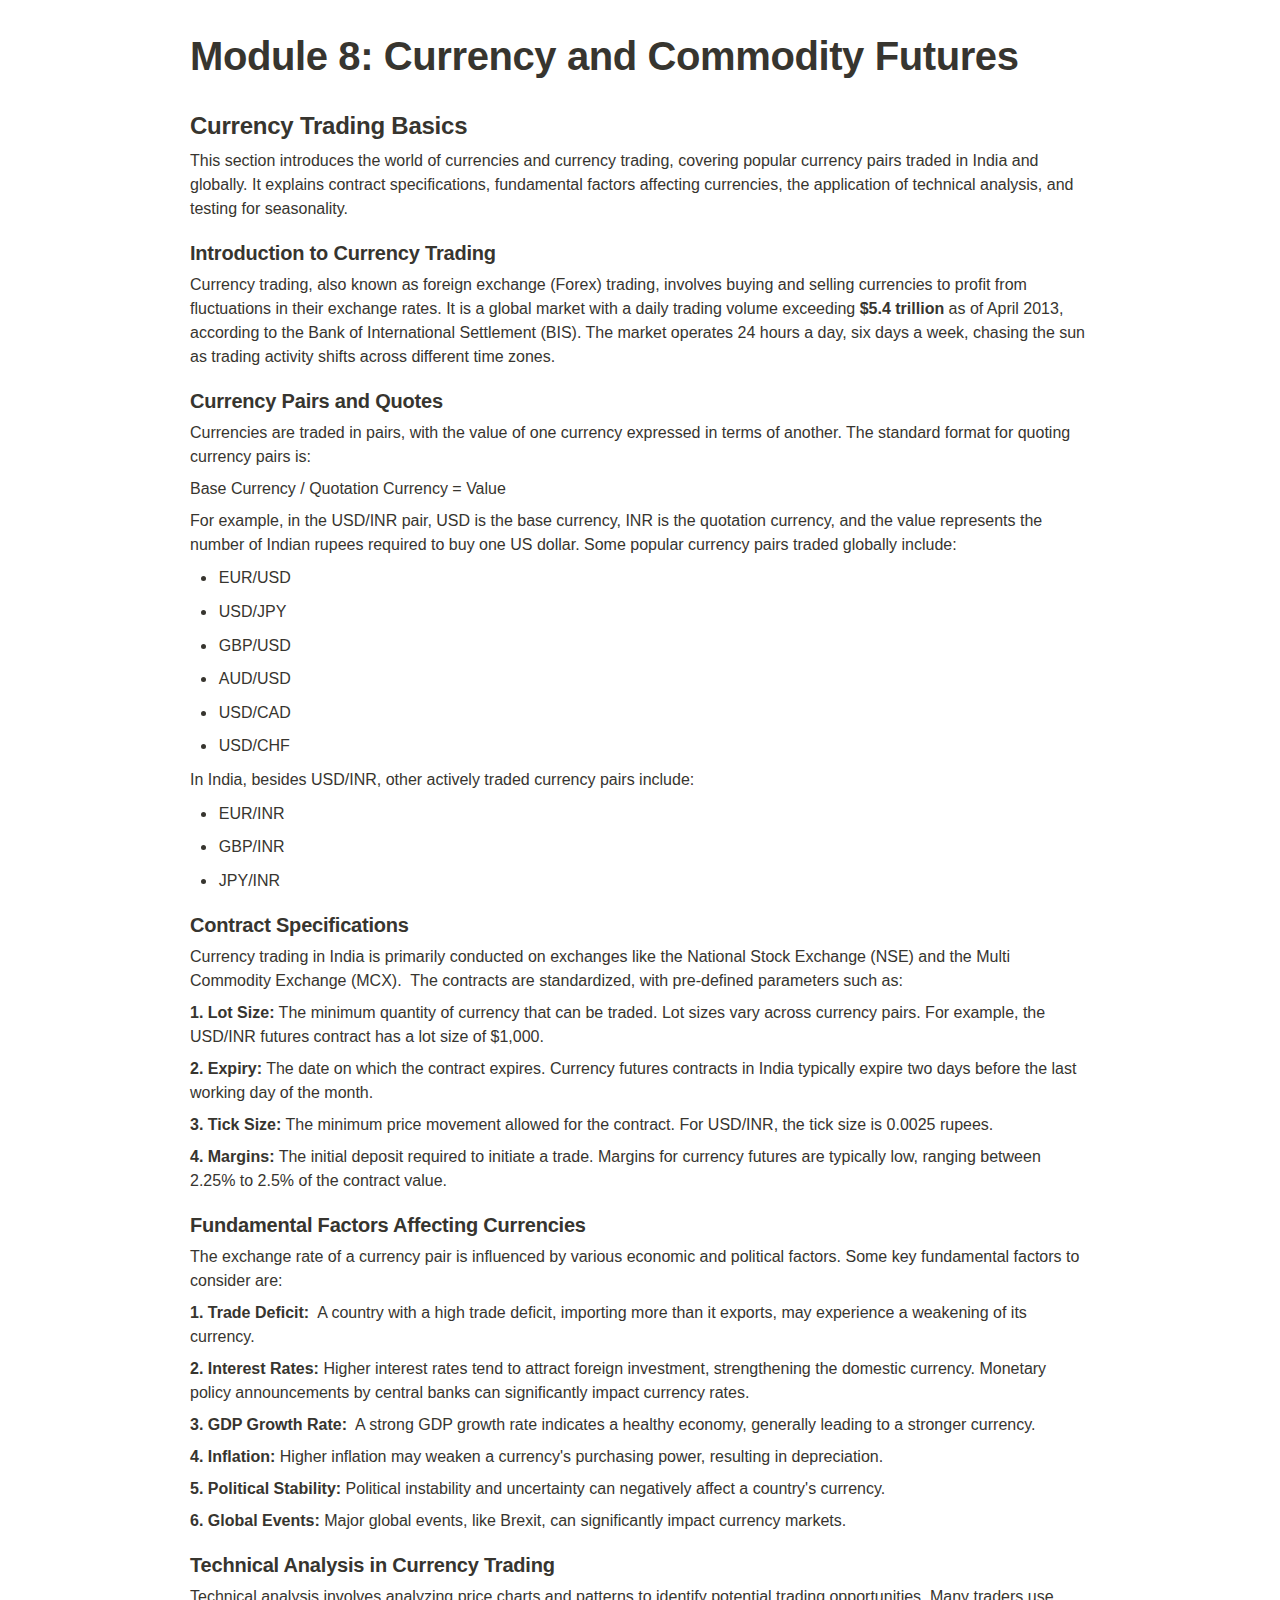
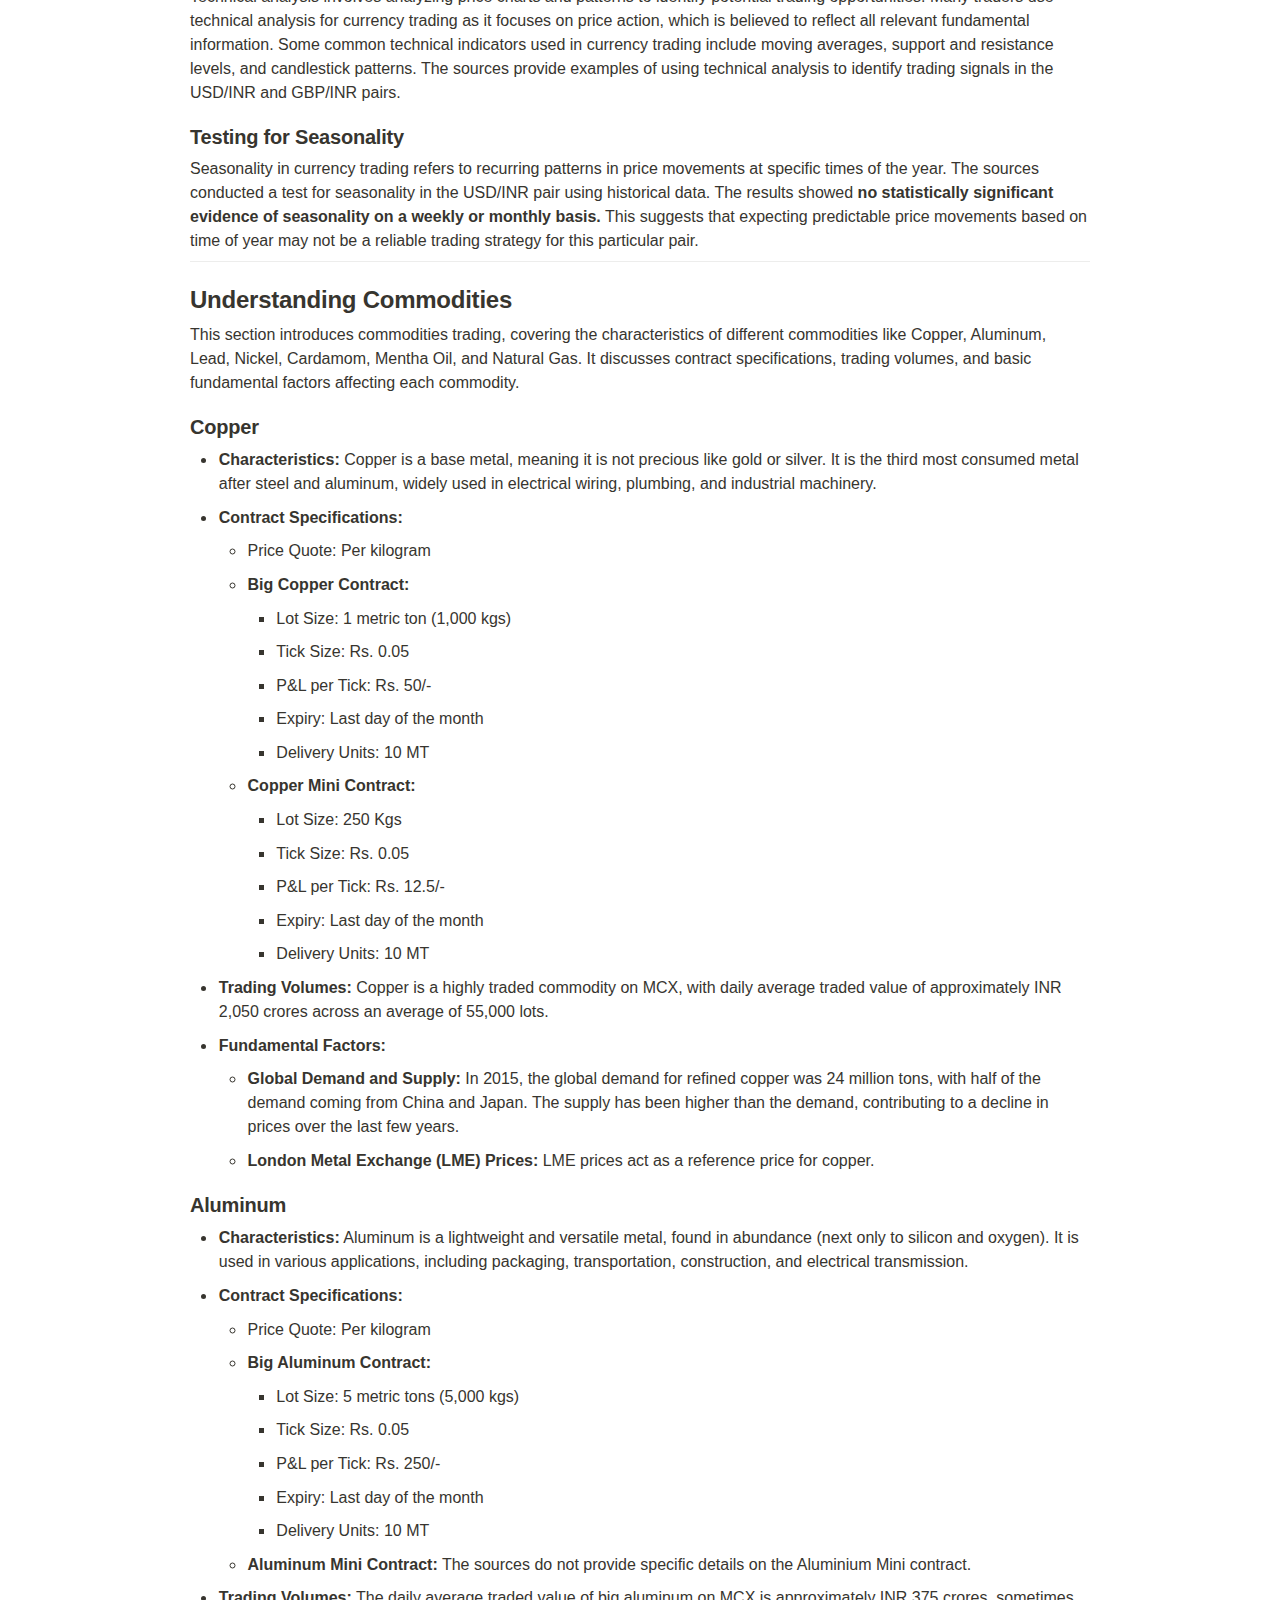
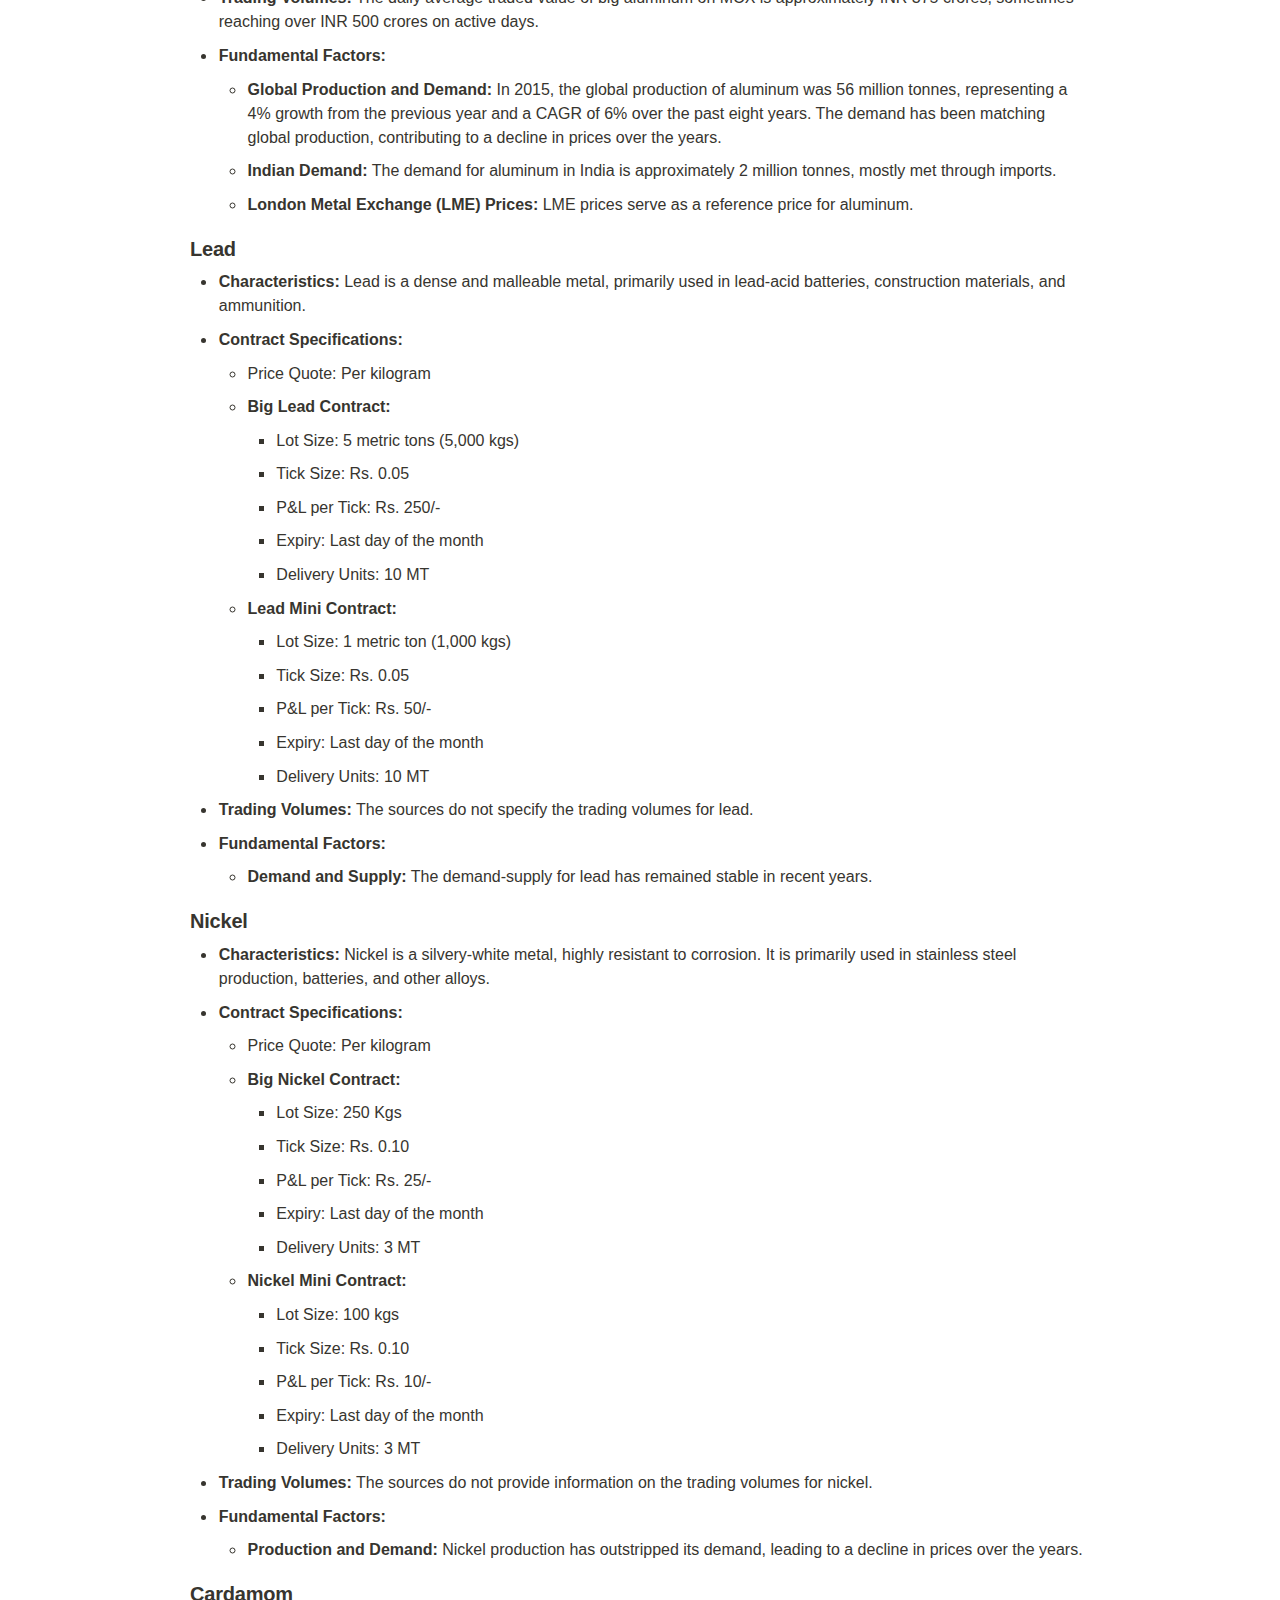
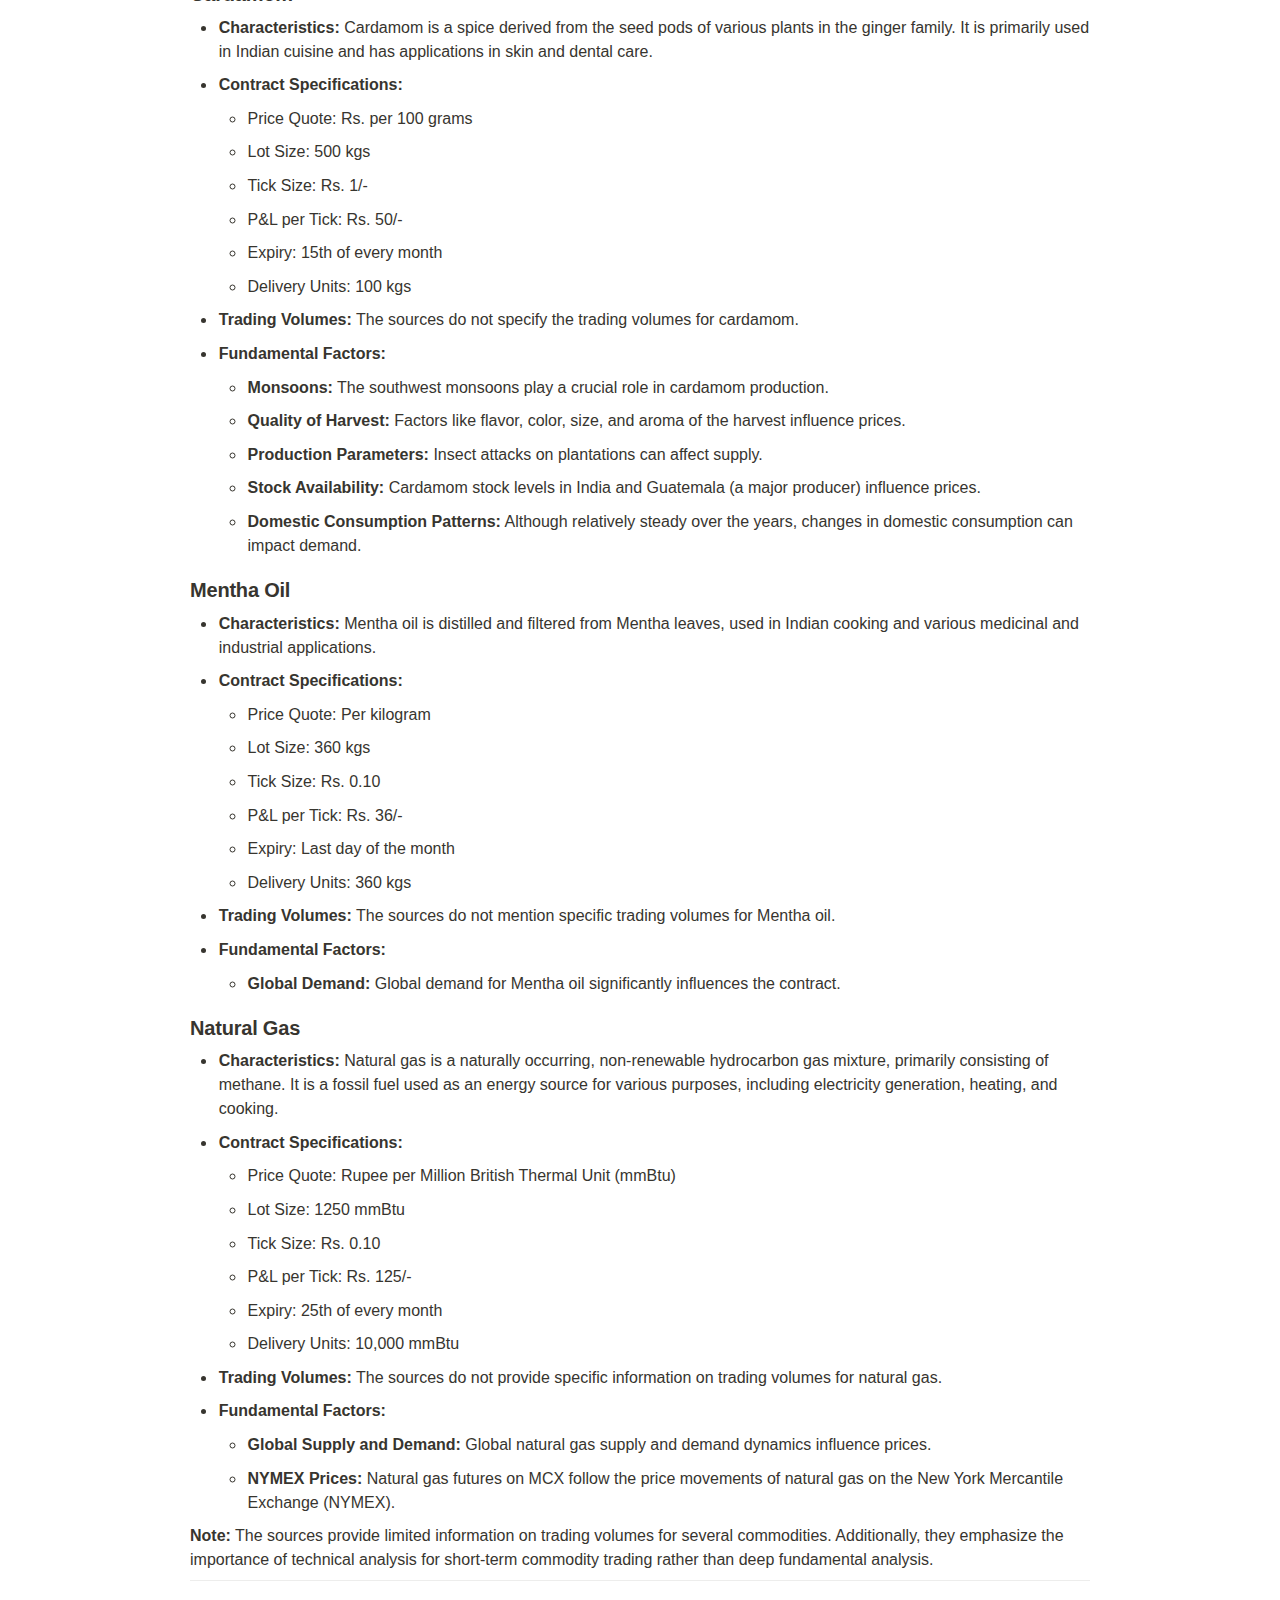
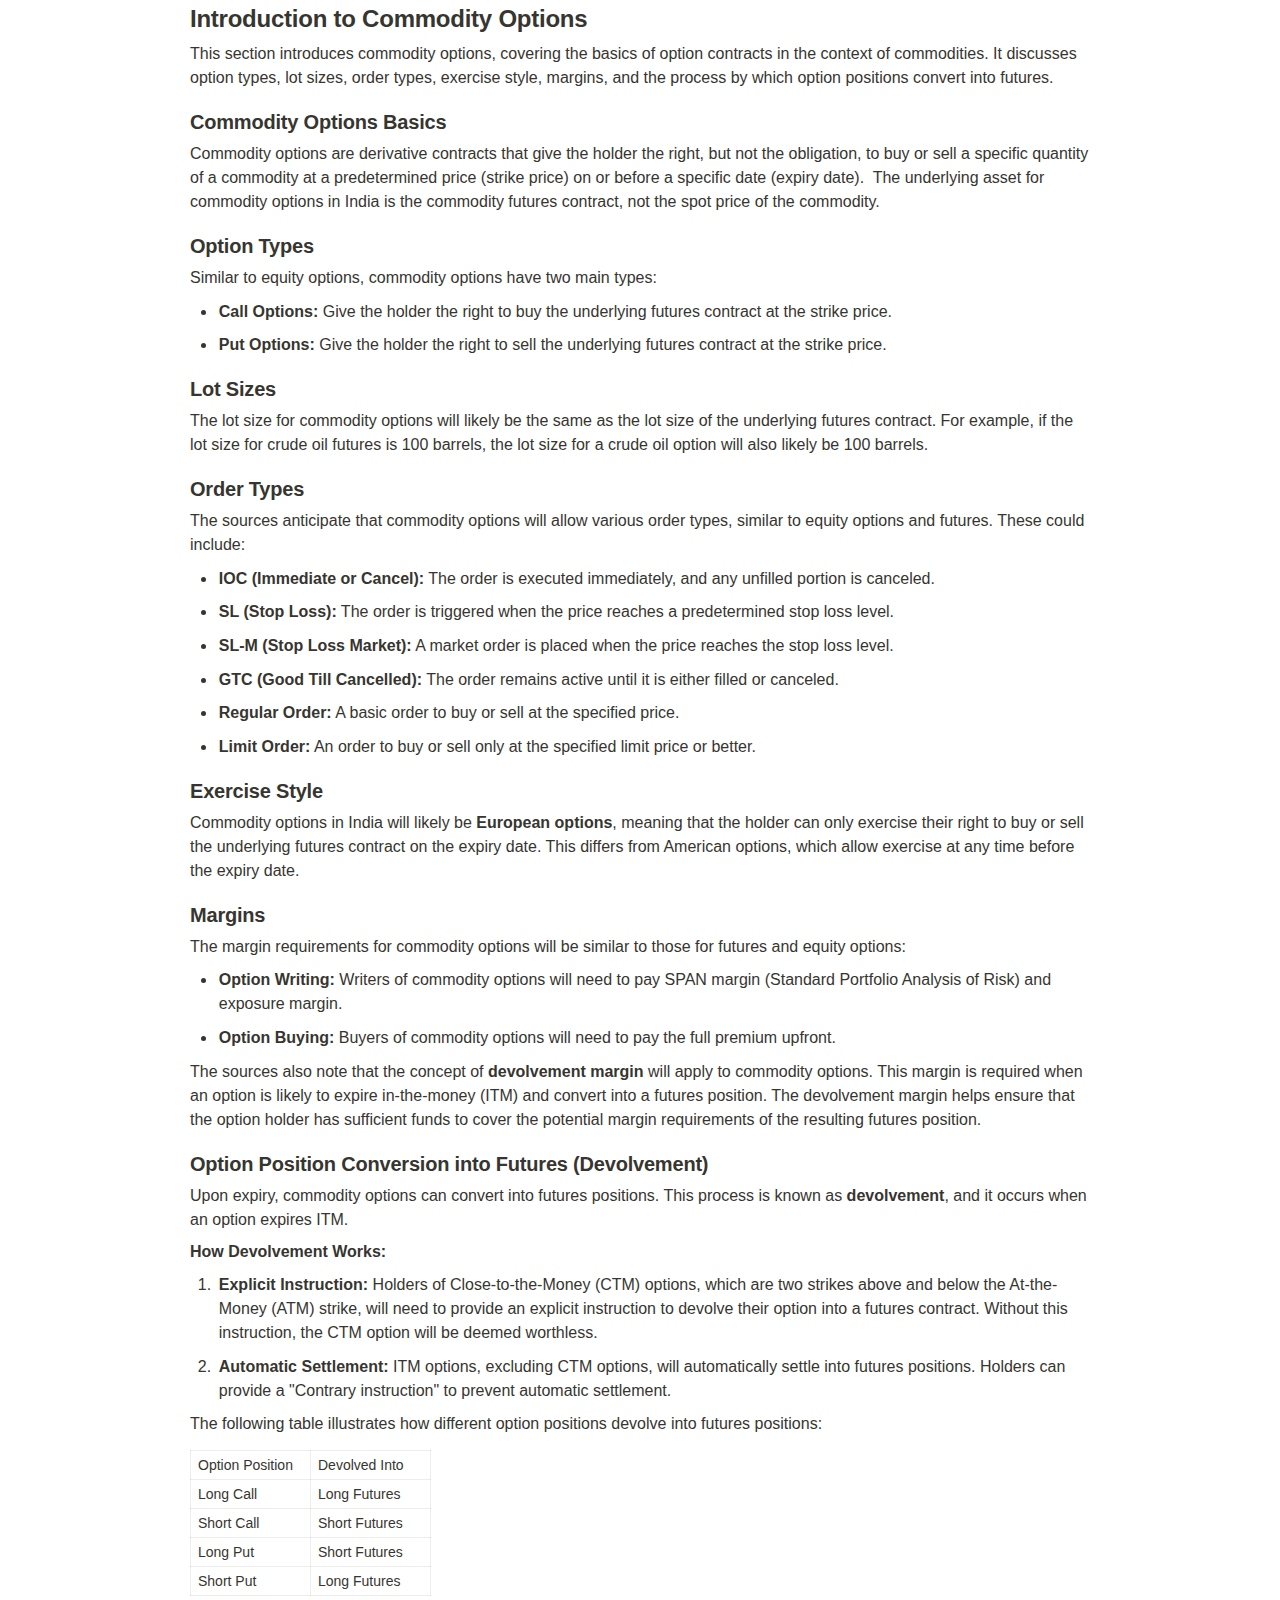
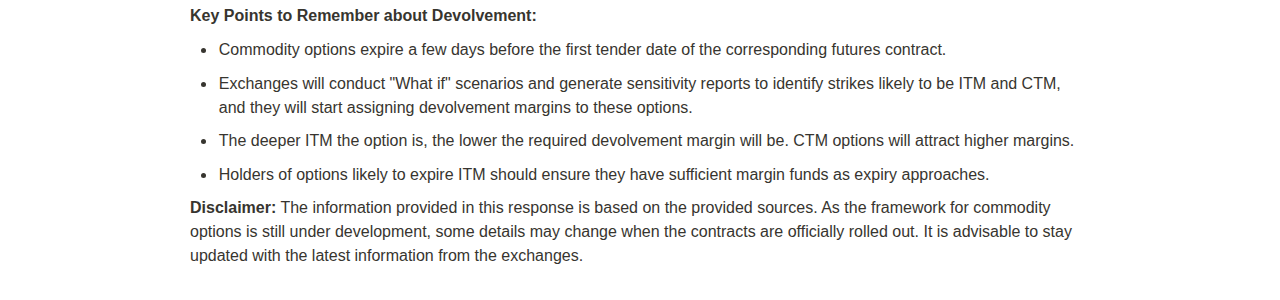
<file: Module 8 Currency and Commodity Futures.html>
<html><head><meta http-equiv="Content-Type" content="text/html; charset=utf-8"/><title>Module 8: Currency and Commodity Futures</title><style>
/* cspell:disable-file */
/* webkit printing magic: print all background colors */
html {
	-webkit-print-color-adjust: exact;
}
* {
	box-sizing: border-box;
	-webkit-print-color-adjust: exact;
}

html,
body {
	margin: 0;
	padding: 0;
}
@media only screen {
	body {
		margin: 2em auto;
		max-width: 900px;
		color: rgb(55, 53, 47);
	}
}

body {
	line-height: 1.5;
	white-space: pre-wrap;
}

a,
a.visited {
	color: inherit;
	text-decoration: underline;
}

.pdf-relative-link-path {
	font-size: 80%;
	color: #444;
}

h1,
h2,
h3 {
	letter-spacing: -0.01em;
	line-height: 1.2;
	font-weight: 600;
	margin-bottom: 0;
}

.page-title {
	font-size: 2.5rem;
	font-weight: 700;
	margin-top: 0;
	margin-bottom: 0.75em;
}

h1 {
	font-size: 1.875rem;
	margin-top: 1.875rem;
}

h2 {
	font-size: 1.5rem;
	margin-top: 1.5rem;
}

h3 {
	font-size: 1.25rem;
	margin-top: 1.25rem;
}

.source {
	border: 1px solid #ddd;
	border-radius: 3px;
	padding: 1.5em;
	word-break: break-all;
}

.callout {
	border-radius: 3px;
	padding: 1rem;
}

figure {
	margin: 1.25em 0;
	page-break-inside: avoid;
}

figcaption {
	opacity: 0.5;
	font-size: 85%;
	margin-top: 0.5em;
}

mark {
	background-color: transparent;
}

.indented {
	padding-left: 1.5em;
}

hr {
	background: transparent;
	display: block;
	width: 100%;
	height: 1px;
	visibility: visible;
	border: none;
	border-bottom: 1px solid rgba(55, 53, 47, 0.09);
}

img {
	max-width: 100%;
}

@media only print {
	img {
		max-height: 100vh;
		object-fit: contain;
	}
}

@page {
	margin: 1in;
}

.collection-content {
	font-size: 0.875rem;
}

.column-list {
	display: flex;
	justify-content: space-between;
}

.column {
	padding: 0 1em;
}

.column:first-child {
	padding-left: 0;
}

.column:last-child {
	padding-right: 0;
}

.table_of_contents-item {
	display: block;
	font-size: 0.875rem;
	line-height: 1.3;
	padding: 0.125rem;
}

.table_of_contents-indent-1 {
	margin-left: 1.5rem;
}

.table_of_contents-indent-2 {
	margin-left: 3rem;
}

.table_of_contents-indent-3 {
	margin-left: 4.5rem;
}

.table_of_contents-link {
	text-decoration: none;
	opacity: 0.7;
	border-bottom: 1px solid rgba(55, 53, 47, 0.18);
}

table,
th,
td {
	border: 1px solid rgba(55, 53, 47, 0.09);
	border-collapse: collapse;
}

table {
	border-left: none;
	border-right: none;
}

th,
td {
	font-weight: normal;
	padding: 0.25em 0.5em;
	line-height: 1.5;
	min-height: 1.5em;
	text-align: left;
}

th {
	color: rgba(55, 53, 47, 0.6);
}

ol,
ul {
	margin: 0;
	margin-block-start: 0.6em;
	margin-block-end: 0.6em;
}

li > ol:first-child,
li > ul:first-child {
	margin-block-start: 0.6em;
}

ul > li {
	list-style: disc;
}

ul.to-do-list {
	padding-inline-start: 0;
}

ul.to-do-list > li {
	list-style: none;
}

.to-do-children-checked {
	text-decoration: line-through;
	opacity: 0.375;
}

ul.toggle > li {
	list-style: none;
}

ul {
	padding-inline-start: 1.7em;
}

ul > li {
	padding-left: 0.1em;
}

ol {
	padding-inline-start: 1.6em;
}

ol > li {
	padding-left: 0.2em;
}

.mono ol {
	padding-inline-start: 2em;
}

.mono ol > li {
	text-indent: -0.4em;
}

.toggle {
	padding-inline-start: 0em;
	list-style-type: none;
}

/* Indent toggle children */
.toggle > li > details {
	padding-left: 1.7em;
}

.toggle > li > details > summary {
	margin-left: -1.1em;
}

.selected-value {
	display: inline-block;
	padding: 0 0.5em;
	background: rgba(206, 205, 202, 0.5);
	border-radius: 3px;
	margin-right: 0.5em;
	margin-top: 0.3em;
	margin-bottom: 0.3em;
	white-space: nowrap;
}

.collection-title {
	display: inline-block;
	margin-right: 1em;
}

.page-description {
    margin-bottom: 2em;
}

.simple-table {
	margin-top: 1em;
	font-size: 0.875rem;
	empty-cells: show;
}
.simple-table td {
	height: 29px;
	min-width: 120px;
}

.simple-table th {
	height: 29px;
	min-width: 120px;
}

.simple-table-header-color {
	background: rgb(247, 246, 243);
	color: black;
}
.simple-table-header {
	font-weight: 500;
}

time {
	opacity: 0.5;
}

.icon {
	display: inline-block;
	max-width: 1.2em;
	max-height: 1.2em;
	text-decoration: none;
	vertical-align: text-bottom;
	margin-right: 0.5em;
}

img.icon {
	border-radius: 3px;
}

.user-icon {
	width: 1.5em;
	height: 1.5em;
	border-radius: 100%;
	margin-right: 0.5rem;
}

.user-icon-inner {
	font-size: 0.8em;
}

.text-icon {
	border: 1px solid #000;
	text-align: center;
}

.page-cover-image {
	display: block;
	object-fit: cover;
	width: 100%;
	max-height: 30vh;
}

.page-header-icon {
	font-size: 3rem;
	margin-bottom: 1rem;
}

.page-header-icon-with-cover {
	margin-top: -0.72em;
	margin-left: 0.07em;
}

.page-header-icon img {
	border-radius: 3px;
}

.link-to-page {
	margin: 1em 0;
	padding: 0;
	border: none;
	font-weight: 500;
}

p > .user {
	opacity: 0.5;
}

td > .user,
td > time {
	white-space: nowrap;
}

input[type="checkbox"] {
	transform: scale(1.5);
	margin-right: 0.6em;
	vertical-align: middle;
}

p {
	margin-top: 0.5em;
	margin-bottom: 0.5em;
}

.image {
	border: none;
	margin: 1.5em 0;
	padding: 0;
	border-radius: 0;
	text-align: center;
}

.code,
code {
	background: rgba(135, 131, 120, 0.15);
	border-radius: 3px;
	padding: 0.2em 0.4em;
	border-radius: 3px;
	font-size: 85%;
	tab-size: 2;
}

code {
	color: #eb5757;
}

.code {
	padding: 1.5em 1em;
}

.code-wrap {
	white-space: pre-wrap;
	word-break: break-all;
}

.code > code {
	background: none;
	padding: 0;
	font-size: 100%;
	color: inherit;
}

blockquote {
	font-size: 1.25em;
	margin: 1em 0;
	padding-left: 1em;
	border-left: 3px solid rgb(55, 53, 47);
}

.bookmark {
	text-decoration: none;
	max-height: 8em;
	padding: 0;
	display: flex;
	width: 100%;
	align-items: stretch;
}

.bookmark-title {
	font-size: 0.85em;
	overflow: hidden;
	text-overflow: ellipsis;
	height: 1.75em;
	white-space: nowrap;
}

.bookmark-text {
	display: flex;
	flex-direction: column;
}

.bookmark-info {
	flex: 4 1 180px;
	padding: 12px 14px 14px;
	display: flex;
	flex-direction: column;
	justify-content: space-between;
}

.bookmark-image {
	width: 33%;
	flex: 1 1 180px;
	display: block;
	position: relative;
	object-fit: cover;
	border-radius: 1px;
}

.bookmark-description {
	color: rgba(55, 53, 47, 0.6);
	font-size: 0.75em;
	overflow: hidden;
	max-height: 4.5em;
	word-break: break-word;
}

.bookmark-href {
	font-size: 0.75em;
	margin-top: 0.25em;
}

.sans { font-family: ui-sans-serif, -apple-system, BlinkMacSystemFont, "Segoe UI Variable Display", "Segoe UI", Helvetica, "Apple Color Emoji", Arial, sans-serif, "Segoe UI Emoji", "Segoe UI Symbol"; }
.code { font-family: "SFMono-Regular", Menlo, Consolas, "PT Mono", "Liberation Mono", Courier, monospace; }
.serif { font-family: Lyon-Text, Georgia, ui-serif, serif; }
.mono { font-family: iawriter-mono, Nitti, Menlo, Courier, monospace; }
.pdf .sans { font-family: Inter, ui-sans-serif, -apple-system, BlinkMacSystemFont, "Segoe UI Variable Display", "Segoe UI", Helvetica, "Apple Color Emoji", Arial, sans-serif, "Segoe UI Emoji", "Segoe UI Symbol", 'Twemoji', 'Noto Color Emoji', 'Noto Sans CJK JP'; }
.pdf:lang(zh-CN) .sans { font-family: Inter, ui-sans-serif, -apple-system, BlinkMacSystemFont, "Segoe UI Variable Display", "Segoe UI", Helvetica, "Apple Color Emoji", Arial, sans-serif, "Segoe UI Emoji", "Segoe UI Symbol", 'Twemoji', 'Noto Color Emoji', 'Noto Sans CJK SC'; }
.pdf:lang(zh-TW) .sans { font-family: Inter, ui-sans-serif, -apple-system, BlinkMacSystemFont, "Segoe UI Variable Display", "Segoe UI", Helvetica, "Apple Color Emoji", Arial, sans-serif, "Segoe UI Emoji", "Segoe UI Symbol", 'Twemoji', 'Noto Color Emoji', 'Noto Sans CJK TC'; }
.pdf:lang(ko-KR) .sans { font-family: Inter, ui-sans-serif, -apple-system, BlinkMacSystemFont, "Segoe UI Variable Display", "Segoe UI", Helvetica, "Apple Color Emoji", Arial, sans-serif, "Segoe UI Emoji", "Segoe UI Symbol", 'Twemoji', 'Noto Color Emoji', 'Noto Sans CJK KR'; }
.pdf .code { font-family: Source Code Pro, "SFMono-Regular", Menlo, Consolas, "PT Mono", "Liberation Mono", Courier, monospace, 'Twemoji', 'Noto Color Emoji', 'Noto Sans Mono CJK JP'; }
.pdf:lang(zh-CN) .code { font-family: Source Code Pro, "SFMono-Regular", Menlo, Consolas, "PT Mono", "Liberation Mono", Courier, monospace, 'Twemoji', 'Noto Color Emoji', 'Noto Sans Mono CJK SC'; }
.pdf:lang(zh-TW) .code { font-family: Source Code Pro, "SFMono-Regular", Menlo, Consolas, "PT Mono", "Liberation Mono", Courier, monospace, 'Twemoji', 'Noto Color Emoji', 'Noto Sans Mono CJK TC'; }
.pdf:lang(ko-KR) .code { font-family: Source Code Pro, "SFMono-Regular", Menlo, Consolas, "PT Mono", "Liberation Mono", Courier, monospace, 'Twemoji', 'Noto Color Emoji', 'Noto Sans Mono CJK KR'; }
.pdf .serif { font-family: PT Serif, Lyon-Text, Georgia, ui-serif, serif, 'Twemoji', 'Noto Color Emoji', 'Noto Serif CJK JP'; }
.pdf:lang(zh-CN) .serif { font-family: PT Serif, Lyon-Text, Georgia, ui-serif, serif, 'Twemoji', 'Noto Color Emoji', 'Noto Serif CJK SC'; }
.pdf:lang(zh-TW) .serif { font-family: PT Serif, Lyon-Text, Georgia, ui-serif, serif, 'Twemoji', 'Noto Color Emoji', 'Noto Serif CJK TC'; }
.pdf:lang(ko-KR) .serif { font-family: PT Serif, Lyon-Text, Georgia, ui-serif, serif, 'Twemoji', 'Noto Color Emoji', 'Noto Serif CJK KR'; }
.pdf .mono { font-family: PT Mono, iawriter-mono, Nitti, Menlo, Courier, monospace, 'Twemoji', 'Noto Color Emoji', 'Noto Sans Mono CJK JP'; }
.pdf:lang(zh-CN) .mono { font-family: PT Mono, iawriter-mono, Nitti, Menlo, Courier, monospace, 'Twemoji', 'Noto Color Emoji', 'Noto Sans Mono CJK SC'; }
.pdf:lang(zh-TW) .mono { font-family: PT Mono, iawriter-mono, Nitti, Menlo, Courier, monospace, 'Twemoji', 'Noto Color Emoji', 'Noto Sans Mono CJK TC'; }
.pdf:lang(ko-KR) .mono { font-family: PT Mono, iawriter-mono, Nitti, Menlo, Courier, monospace, 'Twemoji', 'Noto Color Emoji', 'Noto Sans Mono CJK KR'; }
.highlight-default {
	color: rgba(55, 53, 47, 1);
}
.highlight-gray {
	color: rgba(120, 119, 116, 1);
	fill: rgba(120, 119, 116, 1);
}
.highlight-brown {
	color: rgba(159, 107, 83, 1);
	fill: rgba(159, 107, 83, 1);
}
.highlight-orange {
	color: rgba(217, 115, 13, 1);
	fill: rgba(217, 115, 13, 1);
}
.highlight-yellow {
	color: rgba(203, 145, 47, 1);
	fill: rgba(203, 145, 47, 1);
}
.highlight-teal {
	color: rgba(68, 131, 97, 1);
	fill: rgba(68, 131, 97, 1);
}
.highlight-blue {
	color: rgba(51, 126, 169, 1);
	fill: rgba(51, 126, 169, 1);
}
.highlight-purple {
	color: rgba(144, 101, 176, 1);
	fill: rgba(144, 101, 176, 1);
}
.highlight-pink {
	color: rgba(193, 76, 138, 1);
	fill: rgba(193, 76, 138, 1);
}
.highlight-red {
	color: rgba(212, 76, 71, 1);
	fill: rgba(212, 76, 71, 1);
}
.highlight-default_background {
	color: rgba(55, 53, 47, 1);
}
.highlight-gray_background {
	background: rgba(241, 241, 239, 1);
}
.highlight-brown_background {
	background: rgba(244, 238, 238, 1);
}
.highlight-orange_background {
	background: rgba(251, 236, 221, 1);
}
.highlight-yellow_background {
	background: rgba(251, 243, 219, 1);
}
.highlight-teal_background {
	background: rgba(237, 243, 236, 1);
}
.highlight-blue_background {
	background: rgba(231, 243, 248, 1);
}
.highlight-purple_background {
	background: rgba(244, 240, 247, 0.8);
}
.highlight-pink_background {
	background: rgba(249, 238, 243, 0.8);
}
.highlight-red_background {
	background: rgba(253, 235, 236, 1);
}
.block-color-default {
	color: inherit;
	fill: inherit;
}
.block-color-gray {
	color: rgba(120, 119, 116, 1);
	fill: rgba(120, 119, 116, 1);
}
.block-color-brown {
	color: rgba(159, 107, 83, 1);
	fill: rgba(159, 107, 83, 1);
}
.block-color-orange {
	color: rgba(217, 115, 13, 1);
	fill: rgba(217, 115, 13, 1);
}
.block-color-yellow {
	color: rgba(203, 145, 47, 1);
	fill: rgba(203, 145, 47, 1);
}
.block-color-teal {
	color: rgba(68, 131, 97, 1);
	fill: rgba(68, 131, 97, 1);
}
.block-color-blue {
	color: rgba(51, 126, 169, 1);
	fill: rgba(51, 126, 169, 1);
}
.block-color-purple {
	color: rgba(144, 101, 176, 1);
	fill: rgba(144, 101, 176, 1);
}
.block-color-pink {
	color: rgba(193, 76, 138, 1);
	fill: rgba(193, 76, 138, 1);
}
.block-color-red {
	color: rgba(212, 76, 71, 1);
	fill: rgba(212, 76, 71, 1);
}
.block-color-default_background {
	color: inherit;
	fill: inherit;
}
.block-color-gray_background {
	background: rgba(241, 241, 239, 1);
}
.block-color-brown_background {
	background: rgba(244, 238, 238, 1);
}
.block-color-orange_background {
	background: rgba(251, 236, 221, 1);
}
.block-color-yellow_background {
	background: rgba(251, 243, 219, 1);
}
.block-color-teal_background {
	background: rgba(237, 243, 236, 1);
}
.block-color-blue_background {
	background: rgba(231, 243, 248, 1);
}
.block-color-purple_background {
	background: rgba(244, 240, 247, 0.8);
}
.block-color-pink_background {
	background: rgba(249, 238, 243, 0.8);
}
.block-color-red_background {
	background: rgba(253, 235, 236, 1);
}
.select-value-color-uiBlue { background-color: rgba(35, 131, 226, .07); }
.select-value-color-pink { background-color: rgba(245, 224, 233, 1); }
.select-value-color-purple { background-color: rgba(232, 222, 238, 1); }
.select-value-color-green { background-color: rgba(219, 237, 219, 1); }
.select-value-color-gray { background-color: rgba(227, 226, 224, 1); }
.select-value-color-transparentGray { background-color: rgba(227, 226, 224, 0); }
.select-value-color-translucentGray { background-color: rgba(0, 0, 0, 0.06); }
.select-value-color-orange { background-color: rgba(250, 222, 201, 1); }
.select-value-color-brown { background-color: rgba(238, 224, 218, 1); }
.select-value-color-red { background-color: rgba(255, 226, 221, 1); }
.select-value-color-yellow { background-color: rgba(253, 236, 200, 1); }
.select-value-color-blue { background-color: rgba(211, 229, 239, 1); }
.select-value-color-pageGlass { background-color: undefined; }
.select-value-color-washGlass { background-color: undefined; }

.checkbox {
	display: inline-flex;
	vertical-align: text-bottom;
	width: 16;
	height: 16;
	background-size: 16px;
	margin-left: 2px;
	margin-right: 5px;
}

.checkbox-on {
	background-image: url("data:image/svg+xml;charset=UTF-8,%3Csvg%20width%3D%2216%22%20height%3D%2216%22%20viewBox%3D%220%200%2016%2016%22%20fill%3D%22none%22%20xmlns%3D%22http%3A%2F%2Fwww.w3.org%2F2000%2Fsvg%22%3E%0A%3Crect%20width%3D%2216%22%20height%3D%2216%22%20fill%3D%22%2358A9D7%22%2F%3E%0A%3Cpath%20d%3D%22M6.71429%2012.2852L14%204.9995L12.7143%203.71436L6.71429%209.71378L3.28571%206.2831L2%207.57092L6.71429%2012.2852Z%22%20fill%3D%22white%22%2F%3E%0A%3C%2Fsvg%3E");
}

.checkbox-off {
	background-image: url("data:image/svg+xml;charset=UTF-8,%3Csvg%20width%3D%2216%22%20height%3D%2216%22%20viewBox%3D%220%200%2016%2016%22%20fill%3D%22none%22%20xmlns%3D%22http%3A%2F%2Fwww.w3.org%2F2000%2Fsvg%22%3E%0A%3Crect%20x%3D%220.75%22%20y%3D%220.75%22%20width%3D%2214.5%22%20height%3D%2214.5%22%20fill%3D%22white%22%20stroke%3D%22%2336352F%22%20stroke-width%3D%221.5%22%2F%3E%0A%3C%2Fsvg%3E");
}
	
</style></head><body><article id="14e84369-c8cb-81ea-91d9-d1e8aa475b16" class="page sans"><header><h1 class="page-title">Module 8: Currency and Commodity Futures</h1><p class="page-description"></p></header><div class="page-body"><h2 id="14e84369-c8cb-8119-b6bc-efd12d766b2c" class="">Currency Trading Basics</h2><p id="14e84369-c8cb-812d-b7d4-ec7c8fa76b0b" class="">This section introduces the world of currencies and currency trading, covering popular currency pairs traded in India and globally. It explains contract specifications, fundamental factors affecting currencies, the application of technical analysis, and testing for seasonality.</p><h3 id="14e84369-c8cb-8196-b15c-cb1912395f3c" class="">Introduction to Currency Trading</h3><p id="14e84369-c8cb-8170-93a2-cd95f8a4bec2" class="">Currency trading, also known as foreign exchange (Forex) trading, involves buying and selling currencies to profit from fluctuations in their exchange rates. It is a global market with a daily trading volume exceeding <strong>$5.4 trillion</strong> as of April 2013, according to the Bank of International Settlement (BIS). The market operates 24 hours a day, six days a week, chasing the sun as trading activity shifts across different time zones.</p><h3 id="14e84369-c8cb-813a-9761-c5ed108f1db7" class="">Currency Pairs and Quotes</h3><p id="14e84369-c8cb-815d-9999-f455e11bde5a" class="">Currencies are traded in pairs, with the value of one currency expressed in terms of another. The standard format for quoting currency pairs is:</p><p id="14e84369-c8cb-8100-bd7a-e4545fc6fe77" class="">Base Currency / Quotation Currency = Value</p><p id="14e84369-c8cb-81b0-b1ff-da2d635d7dea" class="">For example, in the USD/INR pair, USD is the base currency, INR is the quotation currency, and the value represents the number of Indian rupees required to buy one US dollar. Some popular currency pairs traded globally include:</p><ul id="14e84369-c8cb-81cf-a6e4-f3b47526ca4a" class="bulleted-list"><li style="list-style-type:disc">EUR/USD</li></ul><ul id="14e84369-c8cb-813a-98e4-e6b035ef6832" class="bulleted-list"><li style="list-style-type:disc">USD/JPY</li></ul><ul id="14e84369-c8cb-81bf-88a7-c3c7c57f4ec8" class="bulleted-list"><li style="list-style-type:disc">GBP/USD</li></ul><ul id="14e84369-c8cb-813f-b46d-db298cf8bb79" class="bulleted-list"><li style="list-style-type:disc">AUD/USD</li></ul><ul id="14e84369-c8cb-81c0-a6ec-fff0800ebb62" class="bulleted-list"><li style="list-style-type:disc">USD/CAD</li></ul><ul id="14e84369-c8cb-815e-91cb-d68f1f812f4e" class="bulleted-list"><li style="list-style-type:disc">USD/CHF</li></ul><p id="14e84369-c8cb-8189-8d7f-ca640ee4df21" class="">In India, besides USD/INR, other actively traded currency pairs include:</p><ul id="14e84369-c8cb-81b1-82d4-edcfe8d706e8" class="bulleted-list"><li style="list-style-type:disc">EUR/INR</li></ul><ul id="14e84369-c8cb-81b2-8eaa-de823bc65762" class="bulleted-list"><li style="list-style-type:disc">GBP/INR</li></ul><ul id="14e84369-c8cb-815f-8227-d41f8315e17b" class="bulleted-list"><li style="list-style-type:disc">JPY/INR</li></ul><h3 id="14e84369-c8cb-81b3-a215-d4e1e60d0a9e" class="">Contract Specifications</h3><p id="14e84369-c8cb-815a-b3f8-e0350ee9520d" class="">Currency trading in India is primarily conducted on exchanges like the National Stock Exchange (NSE) and the Multi Commodity Exchange (MCX).  The contracts are standardized, with pre-defined parameters such as:</p><p id="14e84369-c8cb-819e-9162-daa76a8f3c60" class=""><strong>1. Lot Size:</strong> The minimum quantity of currency that can be traded. Lot sizes vary across currency pairs. For example, the USD/INR futures contract has a lot size of $1,000.</p><p id="14e84369-c8cb-8146-a4d0-effbfecc3e7c" class=""><strong>2. Expiry:</strong> The date on which the contract expires. Currency futures contracts in India typically expire two days before the last working day of the month.</p><p id="14e84369-c8cb-8149-81bd-f3759086374f" class=""><strong>3. Tick Size:</strong> The minimum price movement allowed for the contract. For USD/INR, the tick size is 0.0025 rupees.</p><p id="14e84369-c8cb-81f2-866f-dead6038f900" class=""><strong>4. Margins:</strong> The initial deposit required to initiate a trade. Margins for currency futures are typically low, ranging between 2.25% to 2.5% of the contract value.</p><h3 id="14e84369-c8cb-81c7-9439-ddc017d3e726" class="">Fundamental Factors Affecting Currencies</h3><p id="14e84369-c8cb-81cb-b480-dce46ae826c7" class="">The exchange rate of a currency pair is influenced by various economic and political factors. Some key fundamental factors to consider are:</p><p id="14e84369-c8cb-8166-b294-c9045be00614" class=""><strong>1. Trade Deficit:</strong>  A country with a high trade deficit, importing more than it exports, may experience a weakening of its currency.</p><p id="14e84369-c8cb-81e9-8449-e155e6b5697a" class=""><strong>2. Interest Rates:</strong> Higher interest rates tend to attract foreign investment, strengthening the domestic currency. Monetary policy announcements by central banks can significantly impact currency rates.</p><p id="14e84369-c8cb-8125-a216-ffbd9a91c943" class=""><strong>3. GDP Growth Rate:</strong>  A strong GDP growth rate indicates a healthy economy, generally leading to a stronger currency.</p><p id="14e84369-c8cb-8175-903e-cddfa56d4715" class=""><strong>4. Inflation:</strong> Higher inflation may weaken a currency&#x27;s purchasing power, resulting in depreciation.</p><p id="14e84369-c8cb-819f-875a-d5eeb2dd6235" class=""><strong>5. Political Stability:</strong> Political instability and uncertainty can negatively affect a country&#x27;s currency.</p><p id="14e84369-c8cb-8142-8092-d45ebfd4e95a" class=""><strong>6. Global Events:</strong> Major global events, like Brexit, can significantly impact currency markets.</p><h3 id="14e84369-c8cb-81f0-b7c9-d16dbacbde73" class="">Technical Analysis in Currency Trading</h3><p id="14e84369-c8cb-8183-8975-fcc3f39b9421" class="">Technical analysis involves analyzing price charts and patterns to identify potential trading opportunities. Many traders use technical analysis for currency trading as it focuses on price action, which is believed to reflect all relevant fundamental information. Some common technical indicators used in currency trading include moving averages, support and resistance levels, and candlestick patterns. The sources provide examples of using technical analysis to identify trading signals in the USD/INR and GBP/INR pairs.</p><h3 id="14e84369-c8cb-8115-a92c-e2ef26526dc4" class="">Testing for Seasonality</h3><p id="14e84369-c8cb-810f-9c6b-cf2f4bfa000c" class="">Seasonality in currency trading refers to recurring patterns in price movements at specific times of the year. The sources conducted a test for seasonality in the USD/INR pair using historical data. The results showed <strong>no statistically significant evidence of seasonality on a weekly or monthly basis.</strong> This suggests that expecting predictable price movements based on time of year may not be a reliable trading strategy for this particular pair.</p><hr id="14e84369-c8cb-810a-8f33-c98bb4372fd1"/><h2 id="14e84369-c8cb-8108-af72-d6a9c0ac1b9e" class="">Understanding Commodities</h2><p id="14e84369-c8cb-81b2-9cd3-c0988e45172d" class="">This section introduces commodities trading, covering the characteristics of different commodities like Copper, Aluminum, Lead, Nickel, Cardamom, Mentha Oil, and Natural Gas. It discusses contract specifications, trading volumes, and basic fundamental factors affecting each commodity.</p><h3 id="14e84369-c8cb-8112-b7f2-cbea24dffbfe" class="">Copper</h3><ul id="14e84369-c8cb-8198-bfbb-e351047507a8" class="bulleted-list"><li style="list-style-type:disc"><strong>Characteristics:</strong> Copper is a base metal, meaning it is not precious like gold or silver. It is the third most consumed metal after steel and aluminum, widely used in electrical wiring, plumbing, and industrial machinery.</li></ul><ul id="14e84369-c8cb-8198-b7cc-eb930008b53c" class="bulleted-list"><li style="list-style-type:disc"><strong>Contract Specifications:</strong><ul id="14e84369-c8cb-81f2-8581-c701339968fc" class="bulleted-list"><li style="list-style-type:circle">Price Quote: Per kilogram</li></ul><ul id="14e84369-c8cb-8119-8009-d4fc82df06b9" class="bulleted-list"><li style="list-style-type:circle"><strong>Big Copper Contract:</strong><ul id="14e84369-c8cb-81bf-9cba-c18ac0e98ee8" class="bulleted-list"><li style="list-style-type:square">Lot Size: 1 metric ton (1,000 kgs)</li></ul><ul id="14e84369-c8cb-8158-8159-f4b8fd70fde9" class="bulleted-list"><li style="list-style-type:square">Tick Size: Rs. 0.05</li></ul><ul id="14e84369-c8cb-8185-ba2d-c81bacb84e78" class="bulleted-list"><li style="list-style-type:square">P&amp;L per Tick: Rs. 50/-</li></ul><ul id="14e84369-c8cb-818f-98ce-f8a23e606284" class="bulleted-list"><li style="list-style-type:square">Expiry: Last day of the month</li></ul><ul id="14e84369-c8cb-8105-9d09-f64c2fa5f992" class="bulleted-list"><li style="list-style-type:square">Delivery Units: 10 MT</li></ul></li></ul><ul id="14e84369-c8cb-8175-a711-fd312383fc49" class="bulleted-list"><li style="list-style-type:circle"><strong>Copper Mini Contract:</strong><ul id="14e84369-c8cb-8106-b27c-ecef6e9a88dd" class="bulleted-list"><li style="list-style-type:square">Lot Size: 250 Kgs</li></ul><ul id="14e84369-c8cb-81b9-83c6-cff40b414fdd" class="bulleted-list"><li style="list-style-type:square">Tick Size: Rs. 0.05</li></ul><ul id="14e84369-c8cb-816e-8769-f209663a3307" class="bulleted-list"><li style="list-style-type:square">P&amp;L per Tick: Rs. 12.5/-</li></ul><ul id="14e84369-c8cb-81ea-8a37-c90d14a49788" class="bulleted-list"><li style="list-style-type:square">Expiry: Last day of the month</li></ul><ul id="14e84369-c8cb-8103-ad39-f33a1d30cc7e" class="bulleted-list"><li style="list-style-type:square">Delivery Units: 10 MT</li></ul></li></ul></li></ul><ul id="14e84369-c8cb-8114-ac48-cb9c675bde33" class="bulleted-list"><li style="list-style-type:disc"><strong>Trading Volumes:</strong> Copper is a highly traded commodity on MCX, with daily average traded value of approximately INR 2,050 crores across an average of 55,000 lots.</li></ul><ul id="14e84369-c8cb-81aa-9edc-d8d76df9c097" class="bulleted-list"><li style="list-style-type:disc"><strong>Fundamental Factors:</strong><ul id="14e84369-c8cb-813f-b8c9-e5f847412d06" class="bulleted-list"><li style="list-style-type:circle"><strong>Global Demand and Supply:</strong> In 2015, the global demand for refined copper was 24 million tons, with half of the demand coming from China and Japan. The supply has been higher than the demand, contributing to a decline in prices over the last few years.</li></ul><ul id="14e84369-c8cb-8131-b8f9-de0ce81bec1c" class="bulleted-list"><li style="list-style-type:circle"><strong>London Metal Exchange (LME) Prices:</strong> LME prices act as a reference price for copper.</li></ul></li></ul><h3 id="14e84369-c8cb-817a-876d-da43851e754c" class="">Aluminum</h3><ul id="14e84369-c8cb-8189-a643-e9501345464f" class="bulleted-list"><li style="list-style-type:disc"><strong>Characteristics:</strong> Aluminum is a lightweight and versatile metal, found in abundance (next only to silicon and oxygen). It is used in various applications, including packaging, transportation, construction, and electrical transmission.</li></ul><ul id="14e84369-c8cb-8115-9d4f-e94297b99dbc" class="bulleted-list"><li style="list-style-type:disc"><strong>Contract Specifications:</strong><ul id="14e84369-c8cb-81b7-9735-d23155a571ff" class="bulleted-list"><li style="list-style-type:circle">Price Quote: Per kilogram</li></ul><ul id="14e84369-c8cb-81a0-90b9-f79d5cffad2a" class="bulleted-list"><li style="list-style-type:circle"><strong>Big Aluminum Contract:</strong><ul id="14e84369-c8cb-818d-aa51-f88acb1b3fd8" class="bulleted-list"><li style="list-style-type:square">Lot Size: 5 metric tons (5,000 kgs)</li></ul><ul id="14e84369-c8cb-81aa-8860-d1f446d86ab7" class="bulleted-list"><li style="list-style-type:square">Tick Size: Rs. 0.05</li></ul><ul id="14e84369-c8cb-81d4-9c70-f4574eb26132" class="bulleted-list"><li style="list-style-type:square">P&amp;L per Tick: Rs. 250/-</li></ul><ul id="14e84369-c8cb-81a4-9500-cfadcf2e7ff7" class="bulleted-list"><li style="list-style-type:square">Expiry: Last day of the month</li></ul><ul id="14e84369-c8cb-814a-8ca1-fc5db0626f5f" class="bulleted-list"><li style="list-style-type:square">Delivery Units: 10 MT</li></ul></li></ul><ul id="14e84369-c8cb-8183-ba7b-e95223e25bf0" class="bulleted-list"><li style="list-style-type:circle"><strong>Aluminum Mini Contract:</strong> The sources do not provide specific details on the Aluminium Mini contract.</li></ul></li></ul><ul id="14e84369-c8cb-8142-aec2-e311c8343459" class="bulleted-list"><li style="list-style-type:disc"><strong>Trading Volumes:</strong> The daily average traded value of big aluminum on MCX is approximately INR 375 crores, sometimes reaching over INR 500 crores on active days.</li></ul><ul id="14e84369-c8cb-8168-938a-d522c7f58f30" class="bulleted-list"><li style="list-style-type:disc"><strong>Fundamental Factors:</strong><ul id="14e84369-c8cb-81d0-8c95-e23960f491f9" class="bulleted-list"><li style="list-style-type:circle"><strong>Global Production and Demand:</strong> In 2015, the global production of aluminum was 56 million tonnes, representing a 4% growth from the previous year and a CAGR of 6% over the past eight years. The demand has been matching global production, contributing to a decline in prices over the years.</li></ul><ul id="14e84369-c8cb-81b9-a3cf-eb33f0369734" class="bulleted-list"><li style="list-style-type:circle"><strong>Indian Demand:</strong> The demand for aluminum in India is approximately 2 million tonnes, mostly met through imports.</li></ul><ul id="14e84369-c8cb-816c-812a-e39d424bb87b" class="bulleted-list"><li style="list-style-type:circle"><strong>London Metal Exchange (LME) Prices:</strong> LME prices serve as a reference price for aluminum.</li></ul></li></ul><h3 id="14e84369-c8cb-81bc-be12-c66305ec9984" class="">Lead</h3><ul id="14e84369-c8cb-8115-a633-c29c7bf0c194" class="bulleted-list"><li style="list-style-type:disc"><strong>Characteristics:</strong> Lead is a dense and malleable metal, primarily used in lead-acid batteries, construction materials, and ammunition.</li></ul><ul id="14e84369-c8cb-81fb-b104-da853854e7f5" class="bulleted-list"><li style="list-style-type:disc"><strong>Contract Specifications:</strong><ul id="14e84369-c8cb-8137-8af7-f7e77977e1cb" class="bulleted-list"><li style="list-style-type:circle">Price Quote: Per kilogram</li></ul><ul id="14e84369-c8cb-81b6-8297-d0fead8b43f4" class="bulleted-list"><li style="list-style-type:circle"><strong>Big Lead Contract:</strong><ul id="14e84369-c8cb-81c4-a438-fe7bd9f5d424" class="bulleted-list"><li style="list-style-type:square">Lot Size: 5 metric tons (5,000 kgs)</li></ul><ul id="14e84369-c8cb-817c-adee-fa6f2ca706fa" class="bulleted-list"><li style="list-style-type:square">Tick Size: Rs. 0.05</li></ul><ul id="14e84369-c8cb-8107-b7a0-f47757c14469" class="bulleted-list"><li style="list-style-type:square">P&amp;L per Tick: Rs. 250/-</li></ul><ul id="14e84369-c8cb-819f-8203-d97b191ba447" class="bulleted-list"><li style="list-style-type:square">Expiry: Last day of the month</li></ul><ul id="14e84369-c8cb-81c6-958a-cc847ccbd0d3" class="bulleted-list"><li style="list-style-type:square">Delivery Units: 10 MT</li></ul></li></ul><ul id="14e84369-c8cb-81e7-a570-d3841d2c46f8" class="bulleted-list"><li style="list-style-type:circle"><strong>Lead Mini Contract:</strong><ul id="14e84369-c8cb-81c6-a419-cf1566eae4fd" class="bulleted-list"><li style="list-style-type:square">Lot Size: 1 metric ton (1,000 kgs)</li></ul><ul id="14e84369-c8cb-81b4-9c73-d99cedfde831" class="bulleted-list"><li style="list-style-type:square">Tick Size: Rs. 0.05</li></ul><ul id="14e84369-c8cb-8134-84d8-d378d4cab4ae" class="bulleted-list"><li style="list-style-type:square">P&amp;L per Tick: Rs. 50/-</li></ul><ul id="14e84369-c8cb-81d8-8f0e-e68bcb84dd09" class="bulleted-list"><li style="list-style-type:square">Expiry: Last day of the month</li></ul><ul id="14e84369-c8cb-816b-8dcd-fe3296df26b7" class="bulleted-list"><li style="list-style-type:square">Delivery Units: 10 MT</li></ul></li></ul></li></ul><ul id="14e84369-c8cb-8110-8862-fedf838aafdb" class="bulleted-list"><li style="list-style-type:disc"><strong>Trading Volumes:</strong> The sources do not specify the trading volumes for lead.</li></ul><ul id="14e84369-c8cb-813a-85b6-c5a0f5ec90a1" class="bulleted-list"><li style="list-style-type:disc"><strong>Fundamental Factors:</strong><ul id="14e84369-c8cb-81b6-b256-ec844f2ff757" class="bulleted-list"><li style="list-style-type:circle"><strong>Demand and Supply:</strong> The demand-supply for lead has remained stable in recent years.</li></ul></li></ul><h3 id="14e84369-c8cb-8156-bebb-ffbf50957be5" class="">Nickel</h3><ul id="14e84369-c8cb-815e-88bf-f398d95b437e" class="bulleted-list"><li style="list-style-type:disc"><strong>Characteristics:</strong> Nickel is a silvery-white metal, highly resistant to corrosion. It is primarily used in stainless steel production, batteries, and other alloys.</li></ul><ul id="14e84369-c8cb-8181-a4e4-ca6295349851" class="bulleted-list"><li style="list-style-type:disc"><strong>Contract Specifications:</strong><ul id="14e84369-c8cb-81f5-b53a-f947c9265d8b" class="bulleted-list"><li style="list-style-type:circle">Price Quote: Per kilogram</li></ul><ul id="14e84369-c8cb-813d-a3f9-d56bf0e2d39a" class="bulleted-list"><li style="list-style-type:circle"><strong>Big Nickel Contract:</strong><ul id="14e84369-c8cb-810d-a757-e76b7ff277d3" class="bulleted-list"><li style="list-style-type:square">Lot Size: 250 Kgs</li></ul><ul id="14e84369-c8cb-813d-848d-c40792caa57e" class="bulleted-list"><li style="list-style-type:square">Tick Size: Rs. 0.10</li></ul><ul id="14e84369-c8cb-8113-890f-ed1df22304df" class="bulleted-list"><li style="list-style-type:square">P&amp;L per Tick: Rs. 25/-</li></ul><ul id="14e84369-c8cb-81c4-b5b8-f7d01bf002fd" class="bulleted-list"><li style="list-style-type:square">Expiry: Last day of the month</li></ul><ul id="14e84369-c8cb-81aa-858b-d7eb53d82923" class="bulleted-list"><li style="list-style-type:square">Delivery Units: 3 MT</li></ul></li></ul><ul id="14e84369-c8cb-8150-9623-e520b66b63c7" class="bulleted-list"><li style="list-style-type:circle"><strong>Nickel Mini Contract:</strong><ul id="14e84369-c8cb-81f3-8ad1-ccb93c441c68" class="bulleted-list"><li style="list-style-type:square">Lot Size: 100 kgs</li></ul><ul id="14e84369-c8cb-814e-bc31-dfc7748af801" class="bulleted-list"><li style="list-style-type:square">Tick Size: Rs. 0.10</li></ul><ul id="14e84369-c8cb-81e7-888d-d9c7fc71532a" class="bulleted-list"><li style="list-style-type:square">P&amp;L per Tick: Rs. 10/-</li></ul><ul id="14e84369-c8cb-8163-9912-e14faf9cab11" class="bulleted-list"><li style="list-style-type:square">Expiry: Last day of the month</li></ul><ul id="14e84369-c8cb-819d-a448-cb269e7721b9" class="bulleted-list"><li style="list-style-type:square">Delivery Units: 3 MT</li></ul></li></ul></li></ul><ul id="14e84369-c8cb-81dc-9736-e53c2fa84fa3" class="bulleted-list"><li style="list-style-type:disc"><strong>Trading Volumes:</strong> The sources do not provide information on the trading volumes for nickel.</li></ul><ul id="14e84369-c8cb-815f-a754-cd65667bbd55" class="bulleted-list"><li style="list-style-type:disc"><strong>Fundamental Factors:</strong><ul id="14e84369-c8cb-81bd-b077-d23aad24c141" class="bulleted-list"><li style="list-style-type:circle"><strong>Production and Demand:</strong> Nickel production has outstripped its demand, leading to a decline in prices over the years.</li></ul></li></ul><h3 id="14e84369-c8cb-818f-aa98-dc842b1dec78" class="">Cardamom</h3><ul id="14e84369-c8cb-8133-bbbc-f73508adcc18" class="bulleted-list"><li style="list-style-type:disc"><strong>Characteristics:</strong> Cardamom is a spice derived from the seed pods of various plants in the ginger family. It is primarily used in Indian cuisine and has applications in skin and dental care.</li></ul><ul id="14e84369-c8cb-81f6-8d62-c0c3c2af4602" class="bulleted-list"><li style="list-style-type:disc"><strong>Contract Specifications:</strong><ul id="14e84369-c8cb-8141-9095-f2ee2904a054" class="bulleted-list"><li style="list-style-type:circle">Price Quote: Rs. per 100 grams</li></ul><ul id="14e84369-c8cb-817c-ba5b-e723a12f5613" class="bulleted-list"><li style="list-style-type:circle">Lot Size: 500 kgs</li></ul><ul id="14e84369-c8cb-81b1-a96a-c349b1054ded" class="bulleted-list"><li style="list-style-type:circle">Tick Size: Rs. 1/-</li></ul><ul id="14e84369-c8cb-8119-849a-c05d378efb68" class="bulleted-list"><li style="list-style-type:circle">P&amp;L per Tick: Rs. 50/-</li></ul><ul id="14e84369-c8cb-8158-b3c2-ceb299ea7c4c" class="bulleted-list"><li style="list-style-type:circle">Expiry: 15th of every month</li></ul><ul id="14e84369-c8cb-8150-9330-f3b74e76ef60" class="bulleted-list"><li style="list-style-type:circle">Delivery Units: 100 kgs</li></ul></li></ul><ul id="14e84369-c8cb-810c-a468-e60ca04b8b12" class="bulleted-list"><li style="list-style-type:disc"><strong>Trading Volumes:</strong> The sources do not specify the trading volumes for cardamom.</li></ul><ul id="14e84369-c8cb-8168-a6b3-d14d407c130e" class="bulleted-list"><li style="list-style-type:disc"><strong>Fundamental Factors:</strong><ul id="14e84369-c8cb-81e0-a030-d97297386dbe" class="bulleted-list"><li style="list-style-type:circle"><strong>Monsoons:</strong> The southwest monsoons play a crucial role in cardamom production.</li></ul><ul id="14e84369-c8cb-8127-adda-d56877ed825d" class="bulleted-list"><li style="list-style-type:circle"><strong>Quality of Harvest:</strong> Factors like flavor, color, size, and aroma of the harvest influence prices.</li></ul><ul id="14e84369-c8cb-8143-b4f4-e34df2796123" class="bulleted-list"><li style="list-style-type:circle"><strong>Production Parameters:</strong> Insect attacks on plantations can affect supply.</li></ul><ul id="14e84369-c8cb-81b8-8af6-dd8e39bae520" class="bulleted-list"><li style="list-style-type:circle"><strong>Stock Availability:</strong> Cardamom stock levels in India and Guatemala (a major producer) influence prices.</li></ul><ul id="14e84369-c8cb-81e7-b2af-c0c791b5d593" class="bulleted-list"><li style="list-style-type:circle"><strong>Domestic Consumption Patterns:</strong> Although relatively steady over the years, changes in domestic consumption can impact demand.</li></ul></li></ul><h3 id="14e84369-c8cb-8113-9d52-cb3984859042" class="">Mentha Oil</h3><ul id="14e84369-c8cb-81d8-9a21-f2ede9781fc0" class="bulleted-list"><li style="list-style-type:disc"><strong>Characteristics:</strong> Mentha oil is distilled and filtered from Mentha leaves, used in Indian cooking and various medicinal and industrial applications.</li></ul><ul id="14e84369-c8cb-8124-abff-dda2adc0b766" class="bulleted-list"><li style="list-style-type:disc"><strong>Contract Specifications:</strong><ul id="14e84369-c8cb-81bb-b8ae-d418609367cc" class="bulleted-list"><li style="list-style-type:circle">Price Quote: Per kilogram</li></ul><ul id="14e84369-c8cb-813f-adc5-fce98006bb88" class="bulleted-list"><li style="list-style-type:circle">Lot Size: 360 kgs</li></ul><ul id="14e84369-c8cb-81b6-9372-da666a6bf580" class="bulleted-list"><li style="list-style-type:circle">Tick Size: Rs. 0.10</li></ul><ul id="14e84369-c8cb-819a-ad16-ecb8ac03619b" class="bulleted-list"><li style="list-style-type:circle">P&amp;L per Tick: Rs. 36/-</li></ul><ul id="14e84369-c8cb-81d5-9b1a-d3a29e2dd269" class="bulleted-list"><li style="list-style-type:circle">Expiry: Last day of the month</li></ul><ul id="14e84369-c8cb-8182-ad6f-ceed27567495" class="bulleted-list"><li style="list-style-type:circle">Delivery Units: 360 kgs</li></ul></li></ul><ul id="14e84369-c8cb-8169-ae7a-cf320757ec66" class="bulleted-list"><li style="list-style-type:disc"><strong>Trading Volumes:</strong> The sources do not mention specific trading volumes for Mentha oil.</li></ul><ul id="14e84369-c8cb-81db-8123-f3c841b81b29" class="bulleted-list"><li style="list-style-type:disc"><strong>Fundamental Factors:</strong><ul id="14e84369-c8cb-8160-8bbf-cfcc40ba2848" class="bulleted-list"><li style="list-style-type:circle"><strong>Global Demand:</strong> Global demand for Mentha oil significantly influences the contract.</li></ul></li></ul><h3 id="14e84369-c8cb-81ea-8a46-cc795dd5f2f8" class="">Natural Gas</h3><ul id="14e84369-c8cb-8134-bf7d-cf090166dab1" class="bulleted-list"><li style="list-style-type:disc"><strong>Characteristics:</strong> Natural gas is a naturally occurring, non-renewable hydrocarbon gas mixture, primarily consisting of methane. It is a fossil fuel used as an energy source for various purposes, including electricity generation, heating, and cooking.</li></ul><ul id="14e84369-c8cb-812e-973d-de1c1c8816e4" class="bulleted-list"><li style="list-style-type:disc"><strong>Contract Specifications:</strong><ul id="14e84369-c8cb-81c2-9a91-e90ee8618908" class="bulleted-list"><li style="list-style-type:circle">Price Quote: Rupee per Million British Thermal Unit (mmBtu)</li></ul><ul id="14e84369-c8cb-815b-a9d8-e6a166b0583d" class="bulleted-list"><li style="list-style-type:circle">Lot Size: 1250 mmBtu</li></ul><ul id="14e84369-c8cb-8182-9dd0-ee48215bf65f" class="bulleted-list"><li style="list-style-type:circle">Tick Size: Rs. 0.10</li></ul><ul id="14e84369-c8cb-81f6-8910-dcb1411f0580" class="bulleted-list"><li style="list-style-type:circle">P&amp;L per Tick: Rs. 125/-</li></ul><ul id="14e84369-c8cb-81e5-9537-fa14d2fb4a9b" class="bulleted-list"><li style="list-style-type:circle">Expiry: 25th of every month</li></ul><ul id="14e84369-c8cb-81b1-837b-c1c794f63538" class="bulleted-list"><li style="list-style-type:circle">Delivery Units: 10,000 mmBtu</li></ul></li></ul><ul id="14e84369-c8cb-813b-883b-e16da0084dd7" class="bulleted-list"><li style="list-style-type:disc"><strong>Trading Volumes:</strong> The sources do not provide specific information on trading volumes for natural gas.</li></ul><ul id="14e84369-c8cb-81b8-8385-def4f52c87e9" class="bulleted-list"><li style="list-style-type:disc"><strong>Fundamental Factors:</strong><ul id="14e84369-c8cb-817b-8b8b-cf9823b13a75" class="bulleted-list"><li style="list-style-type:circle"><strong>Global Supply and Demand:</strong> Global natural gas supply and demand dynamics influence prices.</li></ul><ul id="14e84369-c8cb-815d-9638-f77ce68ed2d3" class="bulleted-list"><li style="list-style-type:circle"><strong>NYMEX Prices:</strong> Natural gas futures on MCX follow the price movements of natural gas on the New York Mercantile Exchange (NYMEX).</li></ul></li></ul><p id="14e84369-c8cb-81cd-a3b3-fc52a98f5e19" class=""><strong>Note:</strong> The sources provide limited information on trading volumes for several commodities. Additionally, they emphasize the importance of technical analysis for short-term commodity trading rather than deep fundamental analysis.</p><hr id="14e84369-c8cb-81c7-b57f-edb2028e7166"/><h2 id="14e84369-c8cb-812b-87e6-db459e729eab" class="">Introduction to Commodity Options</h2><p id="14e84369-c8cb-81c0-8999-e6d74ae26672" class="">This section introduces commodity options, covering the basics of option contracts in the context of commodities. It discusses option types, lot sizes, order types, exercise style, margins, and the process by which option positions convert into futures.</p><h3 id="14e84369-c8cb-819c-bc65-ded095bbddd3" class="">Commodity Options Basics</h3><p id="14e84369-c8cb-81d1-a5c1-e81ed6a68750" class="">Commodity options are derivative contracts that give the holder the right, but not the obligation, to buy or sell a specific quantity of a commodity at a predetermined price (strike price) on or before a specific date (expiry date).  The underlying asset for commodity options in India is the commodity futures contract, not the spot price of the commodity.</p><h3 id="14e84369-c8cb-8116-aad7-e78511d97cb0" class="">Option Types</h3><p id="14e84369-c8cb-81a9-bdc5-d33027374a1c" class="">Similar to equity options, commodity options have two main types:</p><ul id="14e84369-c8cb-8109-b936-c3d3259143ea" class="bulleted-list"><li style="list-style-type:disc"><strong>Call Options:</strong> Give the holder the right to buy the underlying futures contract at the strike price.</li></ul><ul id="14e84369-c8cb-8188-b7b3-d7de335f383f" class="bulleted-list"><li style="list-style-type:disc"><strong>Put Options:</strong> Give the holder the right to sell the underlying futures contract at the strike price.</li></ul><h3 id="14e84369-c8cb-81d9-a497-f70e0c7e9f65" class="">Lot Sizes</h3><p id="14e84369-c8cb-8192-a800-ffe0ace1ce9d" class="">The lot size for commodity options will likely be the same as the lot size of the underlying futures contract. For example, if the lot size for crude oil futures is 100 barrels, the lot size for a crude oil option will also likely be 100 barrels.</p><h3 id="14e84369-c8cb-81bf-92e1-d2300882898a" class="">Order Types</h3><p id="14e84369-c8cb-8176-bf10-e222fd21a91a" class="">The sources anticipate that commodity options will allow various order types, similar to equity options and futures. These could include:</p><ul id="14e84369-c8cb-8141-a510-da7ca1db2b7f" class="bulleted-list"><li style="list-style-type:disc"><strong>IOC (Immediate or Cancel):</strong> The order is executed immediately, and any unfilled portion is canceled.</li></ul><ul id="14e84369-c8cb-8179-a25b-c7e2011bca39" class="bulleted-list"><li style="list-style-type:disc"><strong>SL (Stop Loss):</strong> The order is triggered when the price reaches a predetermined stop loss level.</li></ul><ul id="14e84369-c8cb-810c-8d38-fbdd98446a34" class="bulleted-list"><li style="list-style-type:disc"><strong>SL-M (Stop Loss Market):</strong> A market order is placed when the price reaches the stop loss level.</li></ul><ul id="14e84369-c8cb-81d6-8f8d-d1e2978b860d" class="bulleted-list"><li style="list-style-type:disc"><strong>GTC (Good Till Cancelled):</strong> The order remains active until it is either filled or canceled.</li></ul><ul id="14e84369-c8cb-8161-b940-daafe28af5e5" class="bulleted-list"><li style="list-style-type:disc"><strong>Regular Order:</strong> A basic order to buy or sell at the specified price.</li></ul><ul id="14e84369-c8cb-812c-8b15-f38e739de1a1" class="bulleted-list"><li style="list-style-type:disc"><strong>Limit Order:</strong> An order to buy or sell only at the specified limit price or better.</li></ul><h3 id="14e84369-c8cb-81a4-b71f-db18e1596f40" class="">Exercise Style</h3><p id="14e84369-c8cb-8126-a512-e0cd30d62449" class="">Commodity options in India will likely be <strong>European options</strong>, meaning that the holder can only exercise their right to buy or sell the underlying futures contract on the expiry date. This differs from American options, which allow exercise at any time before the expiry date.</p><h3 id="14e84369-c8cb-81cd-a3a0-dcd92669557b" class="">Margins</h3><p id="14e84369-c8cb-814e-8dae-d4a9c115ddb4" class="">The margin requirements for commodity options will be similar to those for futures and equity options:</p><ul id="14e84369-c8cb-8189-8f9c-d9d9a52549c6" class="bulleted-list"><li style="list-style-type:disc"><strong>Option Writing:</strong> Writers of commodity options will need to pay SPAN margin (Standard Portfolio Analysis of Risk) and exposure margin.</li></ul><ul id="14e84369-c8cb-81f0-9016-f992f7290f42" class="bulleted-list"><li style="list-style-type:disc"><strong>Option Buying:</strong> Buyers of commodity options will need to pay the full premium upfront.</li></ul><p id="14e84369-c8cb-8128-92da-c1bb93cad92c" class="">The sources also note that the concept of <strong>devolvement margin</strong> will apply to commodity options. This margin is required when an option is likely to expire in-the-money (ITM) and convert into a futures position. The devolvement margin helps ensure that the option holder has sufficient funds to cover the potential margin requirements of the resulting futures position.</p><h3 id="14e84369-c8cb-8120-8591-c14bffb777de" class="">Option Position Conversion into Futures (Devolvement)</h3><p id="14e84369-c8cb-815a-a04d-d42e6cbceda1" class="">Upon expiry, commodity options can convert into futures positions. This process is known as <strong>devolvement</strong>, and it occurs when an option expires ITM.</p><p id="14e84369-c8cb-81af-8531-d0a7f31ed18d" class=""><strong>How Devolvement Works:</strong></p><ol type="1" id="14e84369-c8cb-8104-b5e2-e96409d4c0ec" class="numbered-list" start="1"><li><strong>Explicit Instruction:</strong> Holders of Close-to-the-Money (CTM) options, which are two strikes above and below the At-the-Money (ATM) strike, will need to provide an explicit instruction to devolve their option into a futures contract. Without this instruction, the CTM option will be deemed worthless.</li></ol><ol type="1" id="14e84369-c8cb-8163-bda8-c1ebba7295f3" class="numbered-list" start="2"><li><strong>Automatic Settlement:</strong> ITM options, excluding CTM options, will automatically settle into futures positions. Holders can provide a &quot;Contrary instruction&quot; to prevent automatic settlement.</li></ol><p id="14e84369-c8cb-8118-9847-d57f01fd0762" class="">The following table illustrates how different option positions devolve into futures positions:</p><table id="14e84369-c8cb-816c-b762-d93c20cbee6e" class="simple-table"><tbody><tr id="14e84369-c8cb-81e1-9fd0-c481db68101f"><td id="?Rlr" class="">Option Position</td><td id="nyw?" class="">Devolved Into</td></tr><tr id="14e84369-c8cb-812b-bac4-da5423a07dbd"><td id="?Rlr" class="">Long Call</td><td id="nyw?" class="">Long Futures</td></tr><tr id="14e84369-c8cb-81ce-9967-c4552475b395"><td id="?Rlr" class="">Short Call</td><td id="nyw?" class="">Short Futures</td></tr><tr id="14e84369-c8cb-81c6-aea6-e375432f8edd"><td id="?Rlr" class="">Long Put</td><td id="nyw?" class="">Short Futures</td></tr><tr id="14e84369-c8cb-8189-bd63-c20a9de899d1"><td id="?Rlr" class="">Short Put</td><td id="nyw?" class="">Long Futures</td></tr></tbody></table><p id="14e84369-c8cb-8114-bcb7-f2956181f1da" class=""><strong>Key Points to Remember about Devolvement:</strong></p><ul id="14e84369-c8cb-8183-9816-cd655db279f8" class="bulleted-list"><li style="list-style-type:disc">Commodity options expire a few days before the first tender date of the corresponding futures contract.</li></ul><ul id="14e84369-c8cb-8100-9544-cf64c11692c9" class="bulleted-list"><li style="list-style-type:disc">Exchanges will conduct &quot;What if&quot; scenarios and generate sensitivity reports to identify strikes likely to be ITM and CTM, and they will start assigning devolvement margins to these options.</li></ul><ul id="14e84369-c8cb-8117-85af-dfe1f75ffde2" class="bulleted-list"><li style="list-style-type:disc">The deeper ITM the option is, the lower the required devolvement margin will be. CTM options will attract higher margins.</li></ul><ul id="14e84369-c8cb-81ea-9512-ec0177a5a8ae" class="bulleted-list"><li style="list-style-type:disc">Holders of options likely to expire ITM should ensure they have sufficient margin funds as expiry approaches.</li></ul><p id="14e84369-c8cb-81e2-894c-eb7f550172e5" class=""><strong>Disclaimer:</strong> The information provided in this response is based on the provided sources. As the framework for commodity options is still under development, some details may change when the contracts are officially rolled out. It is advisable to stay updated with the latest information from the exchanges.</p></div></article><span class="sans" style="font-size:14px;padding-top:2em"></span></body></html>
</file>
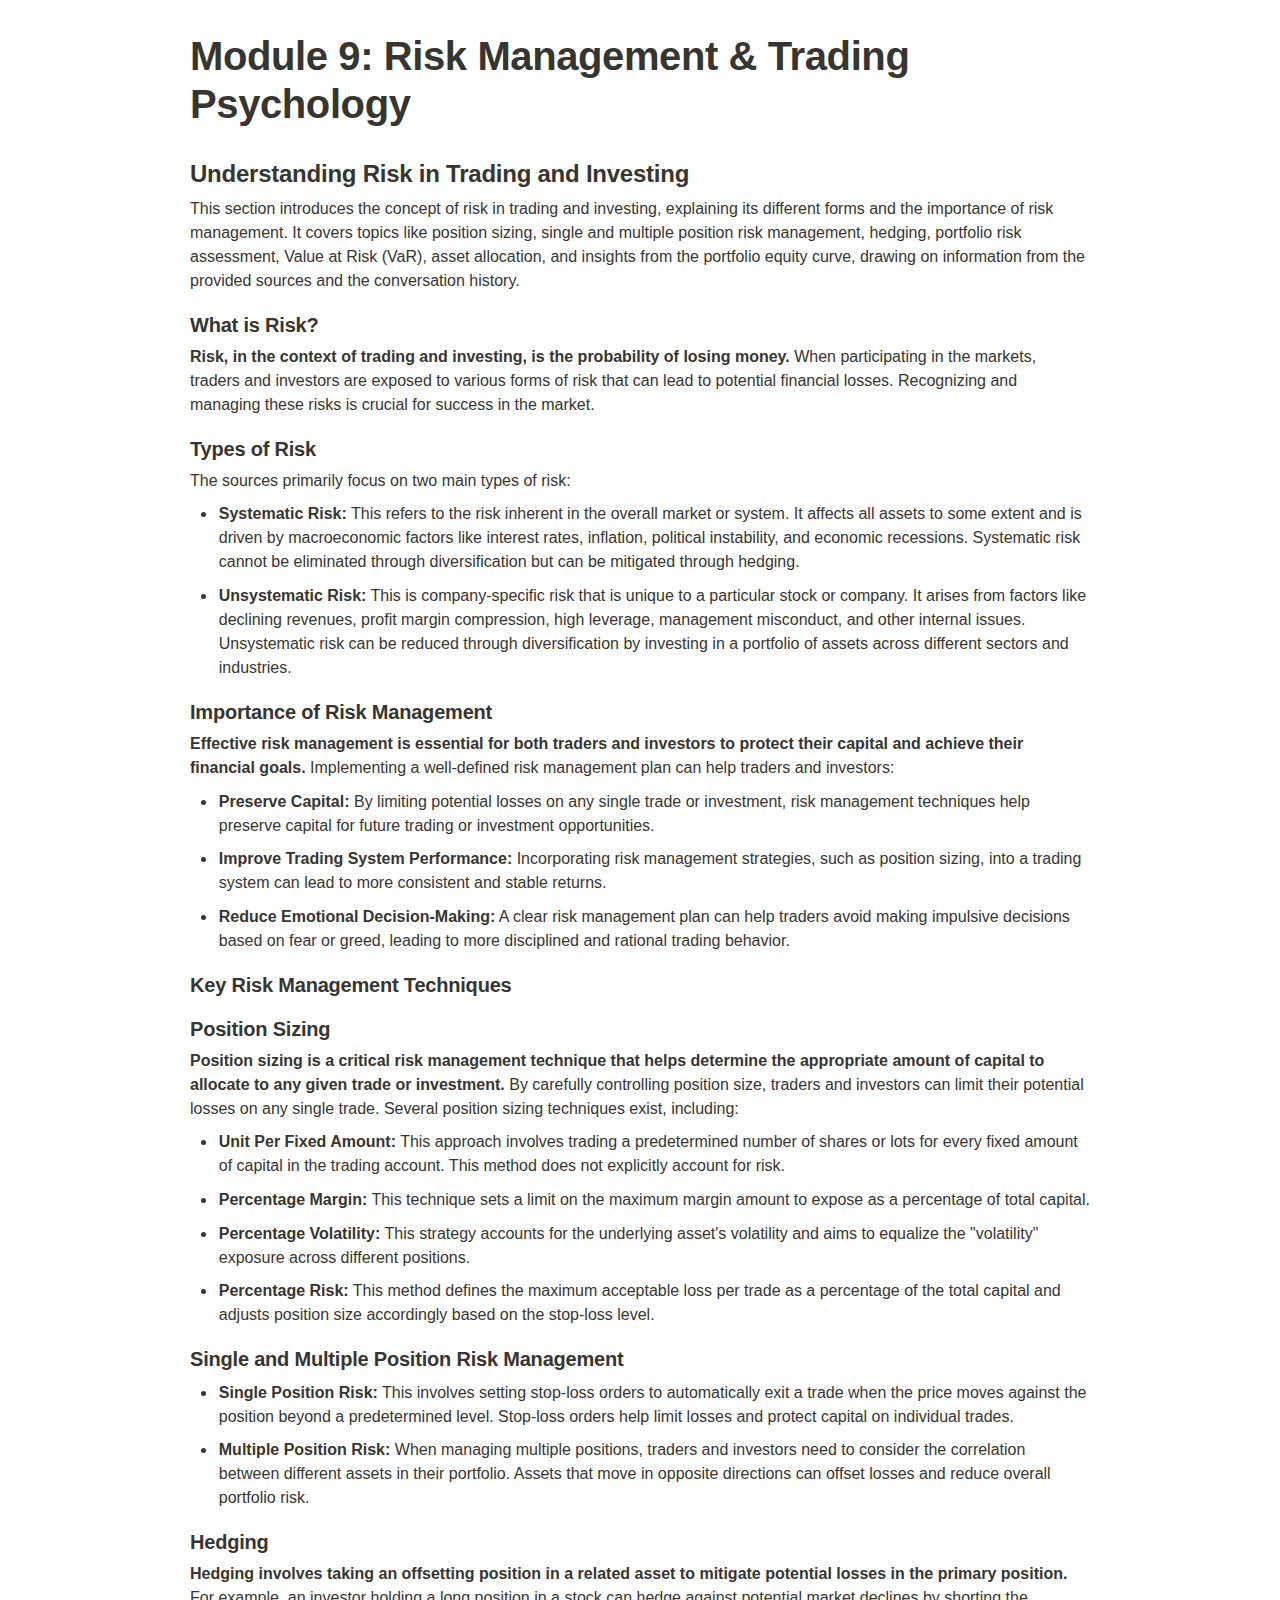
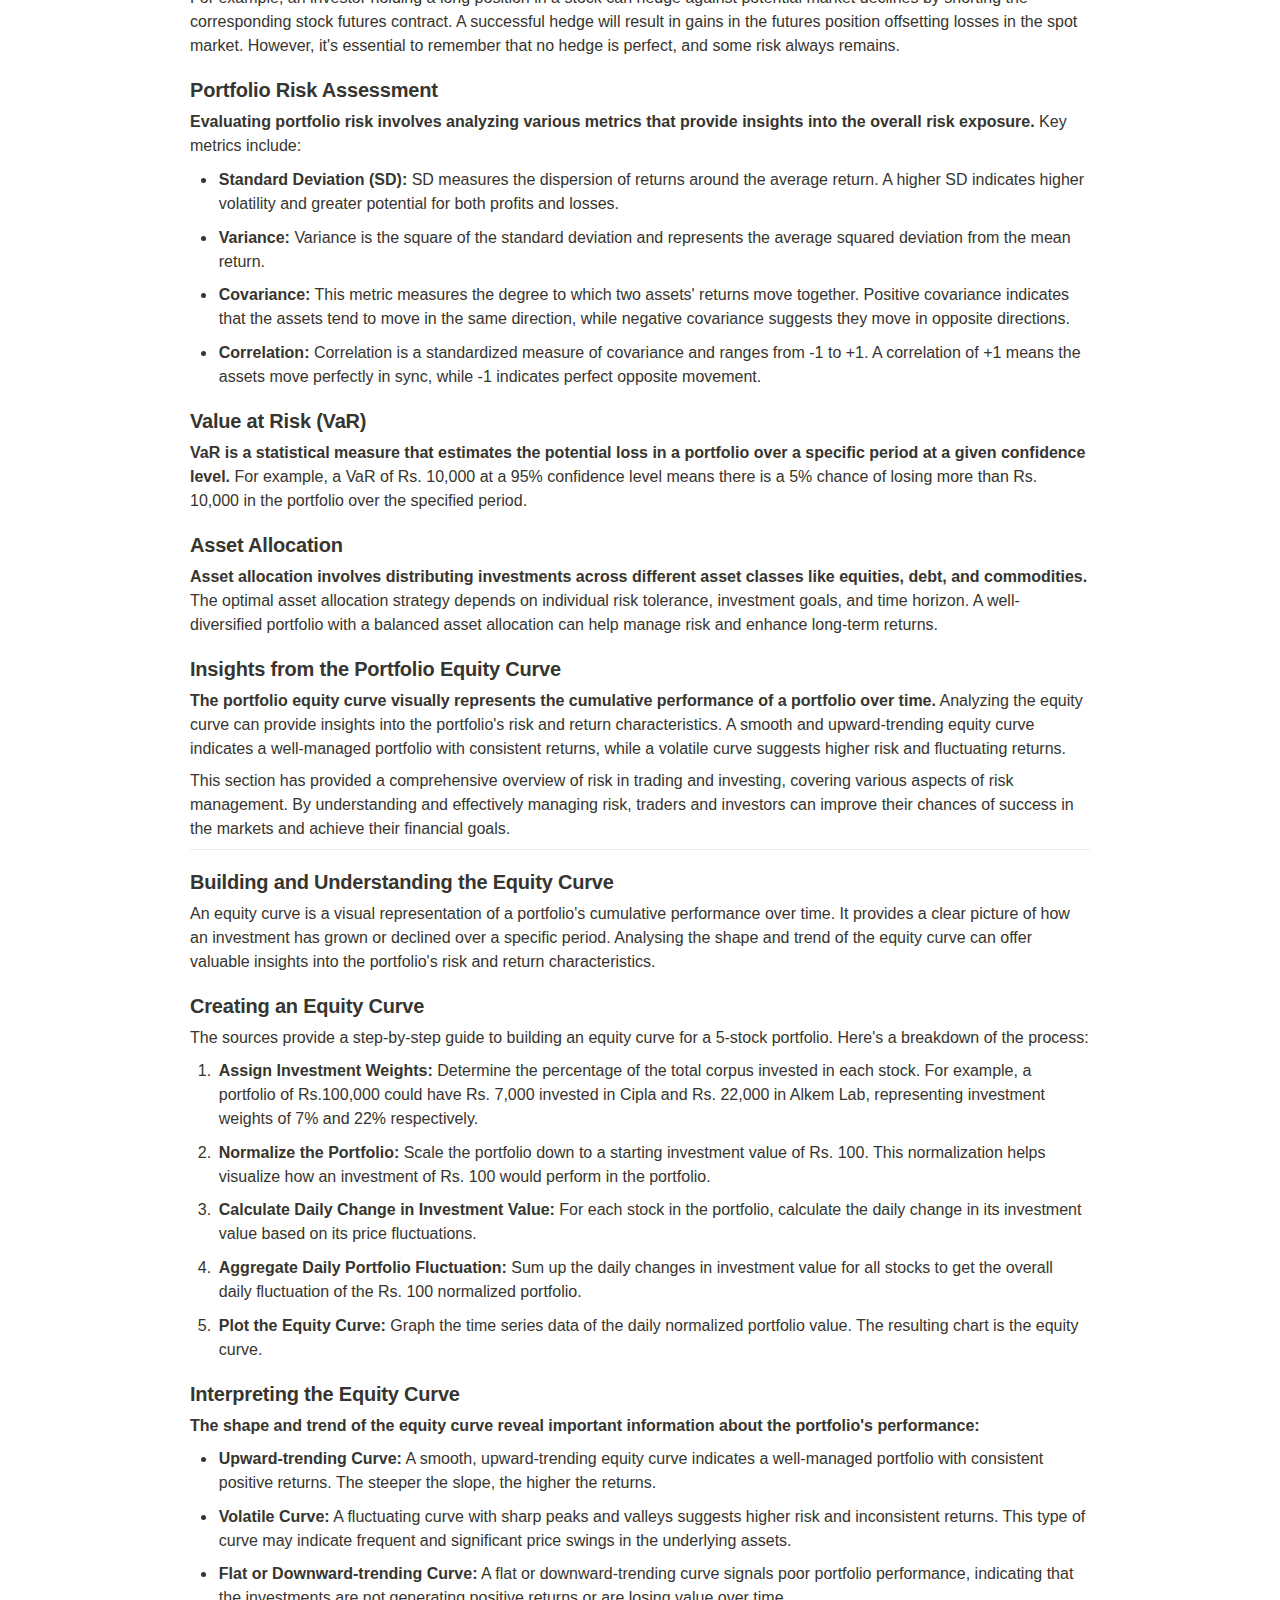
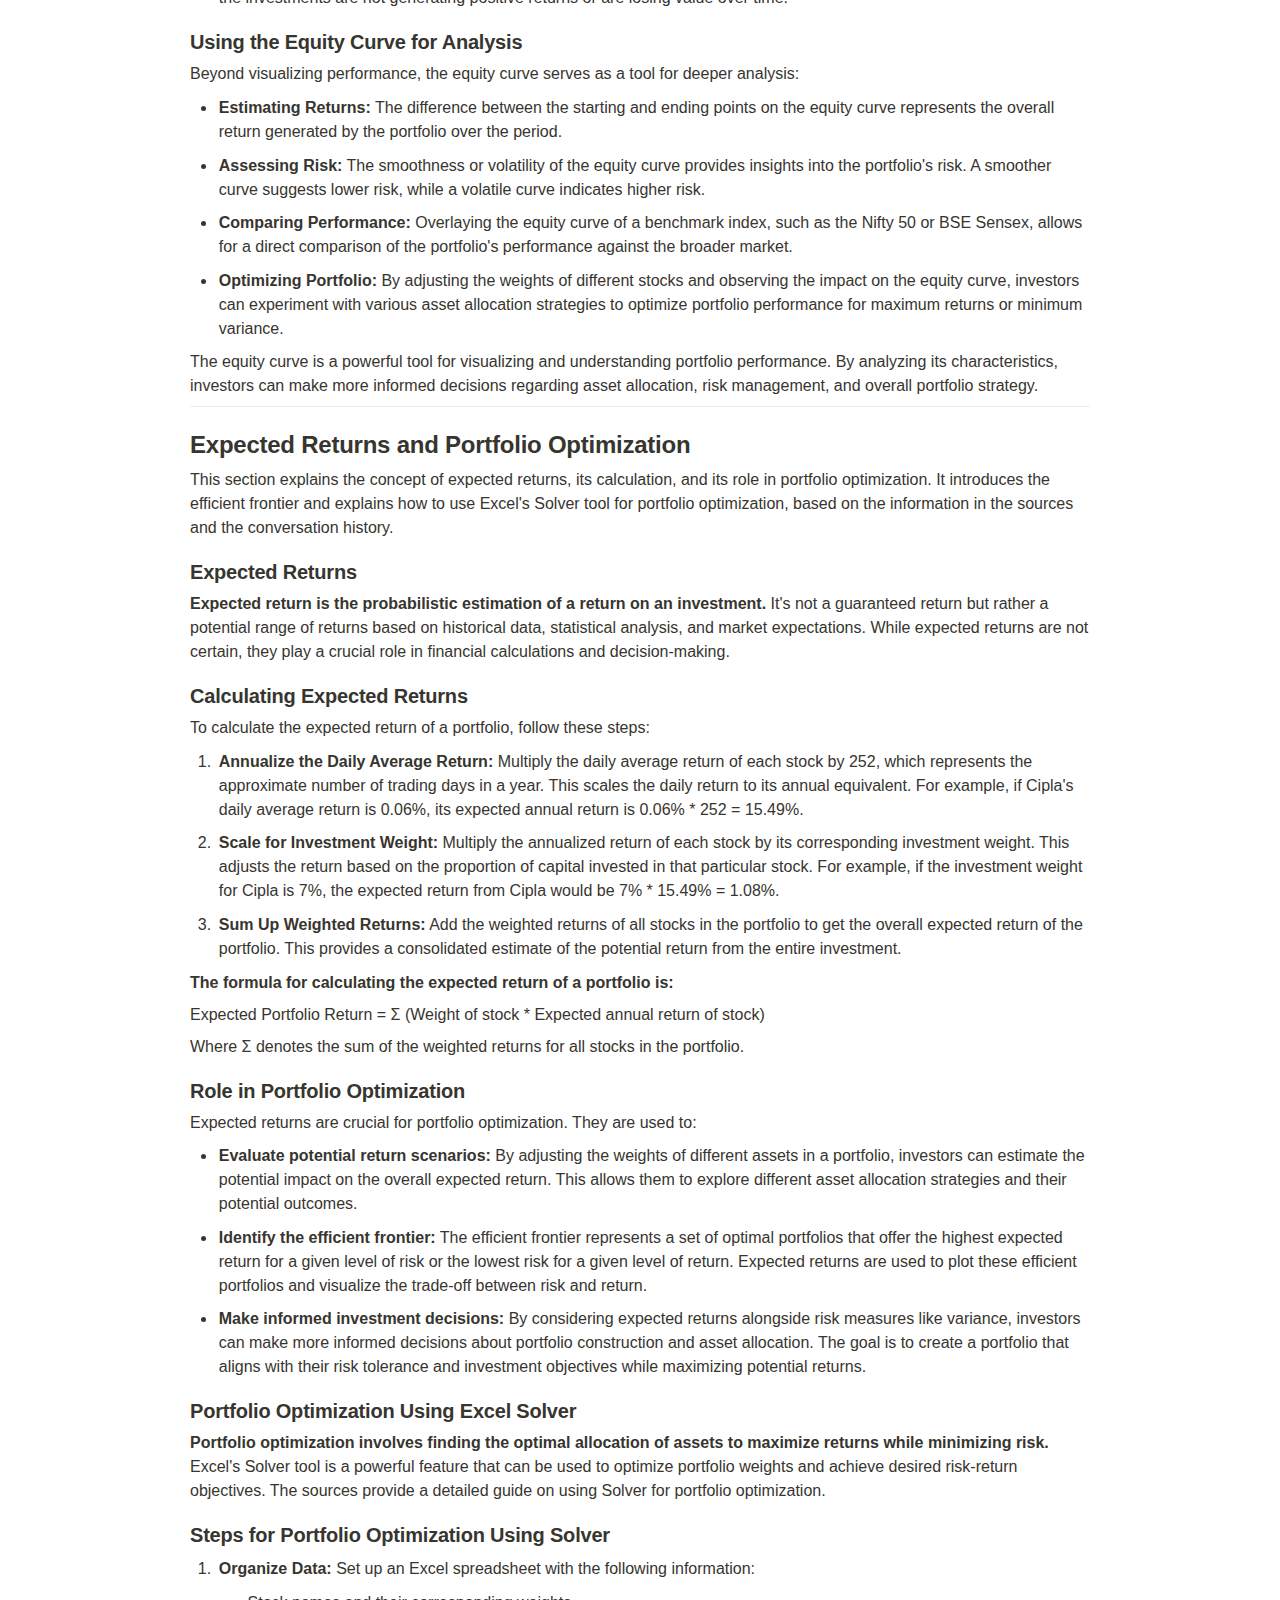
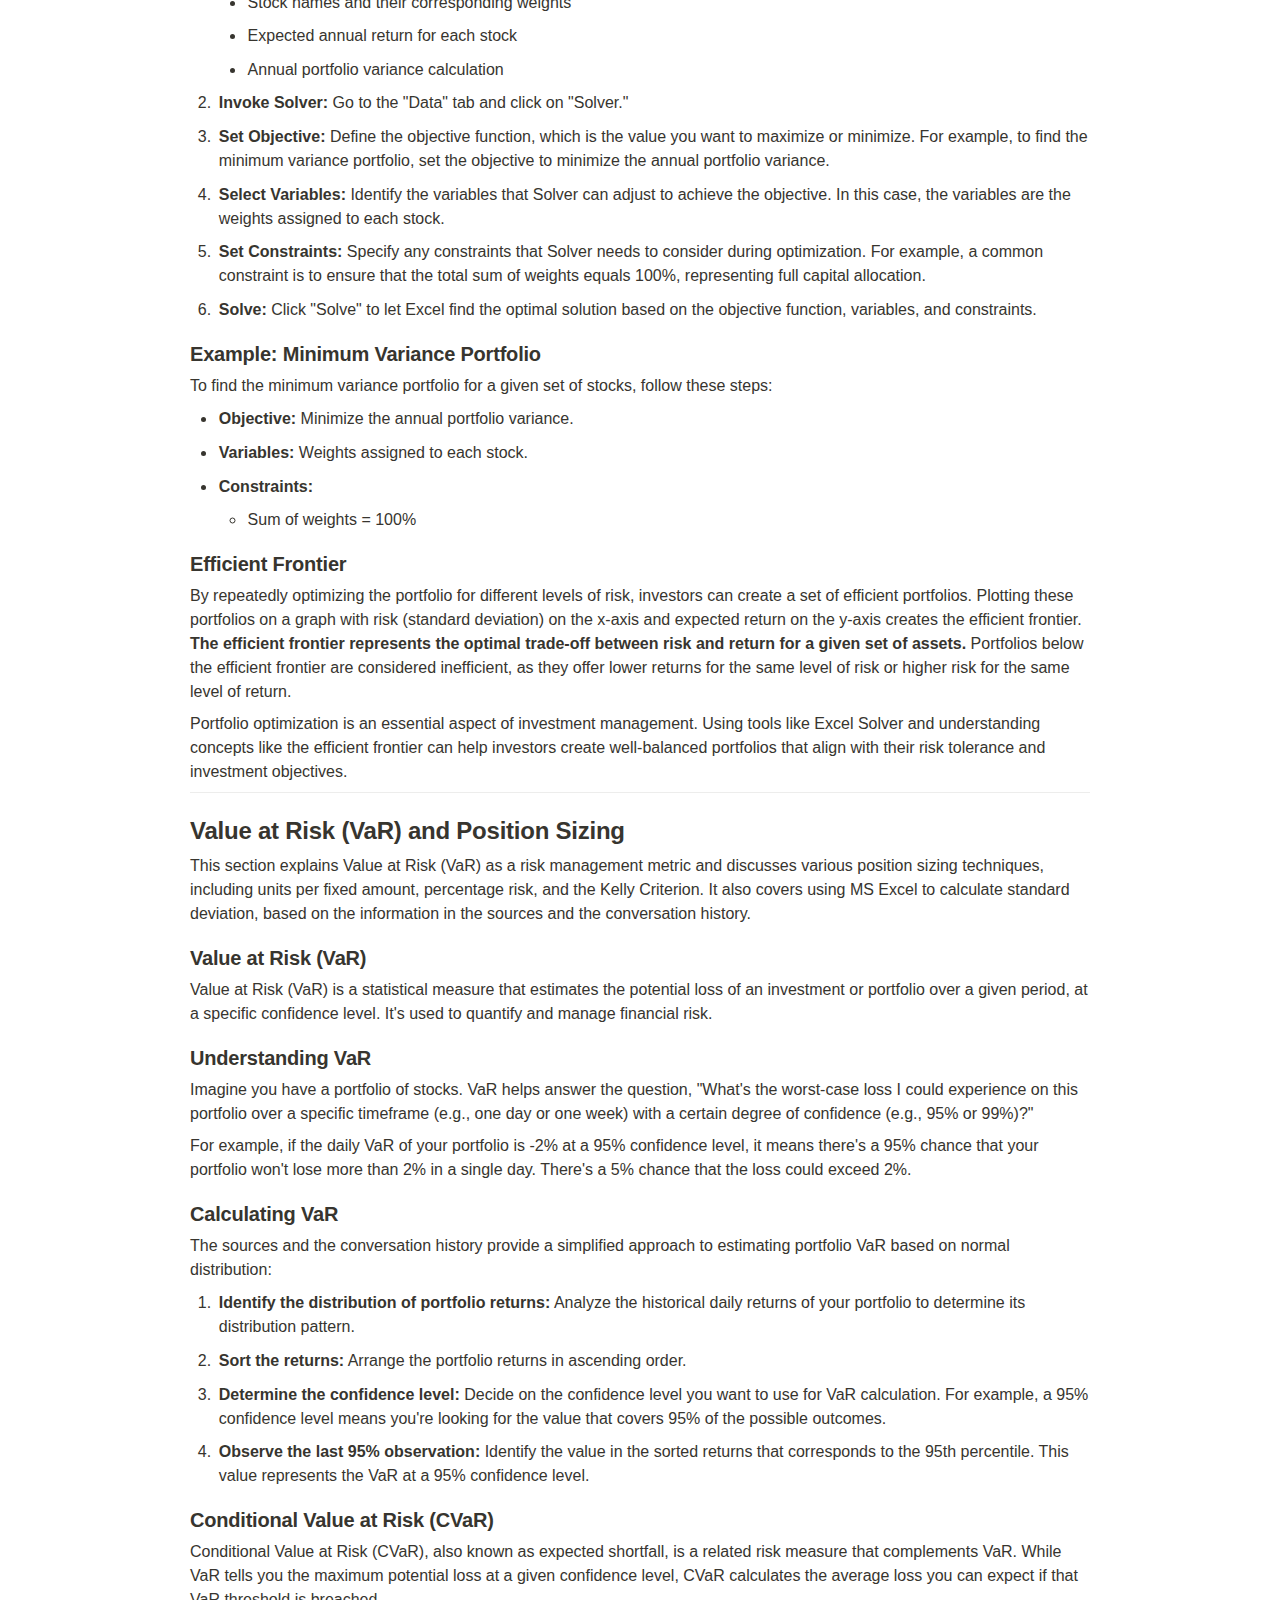
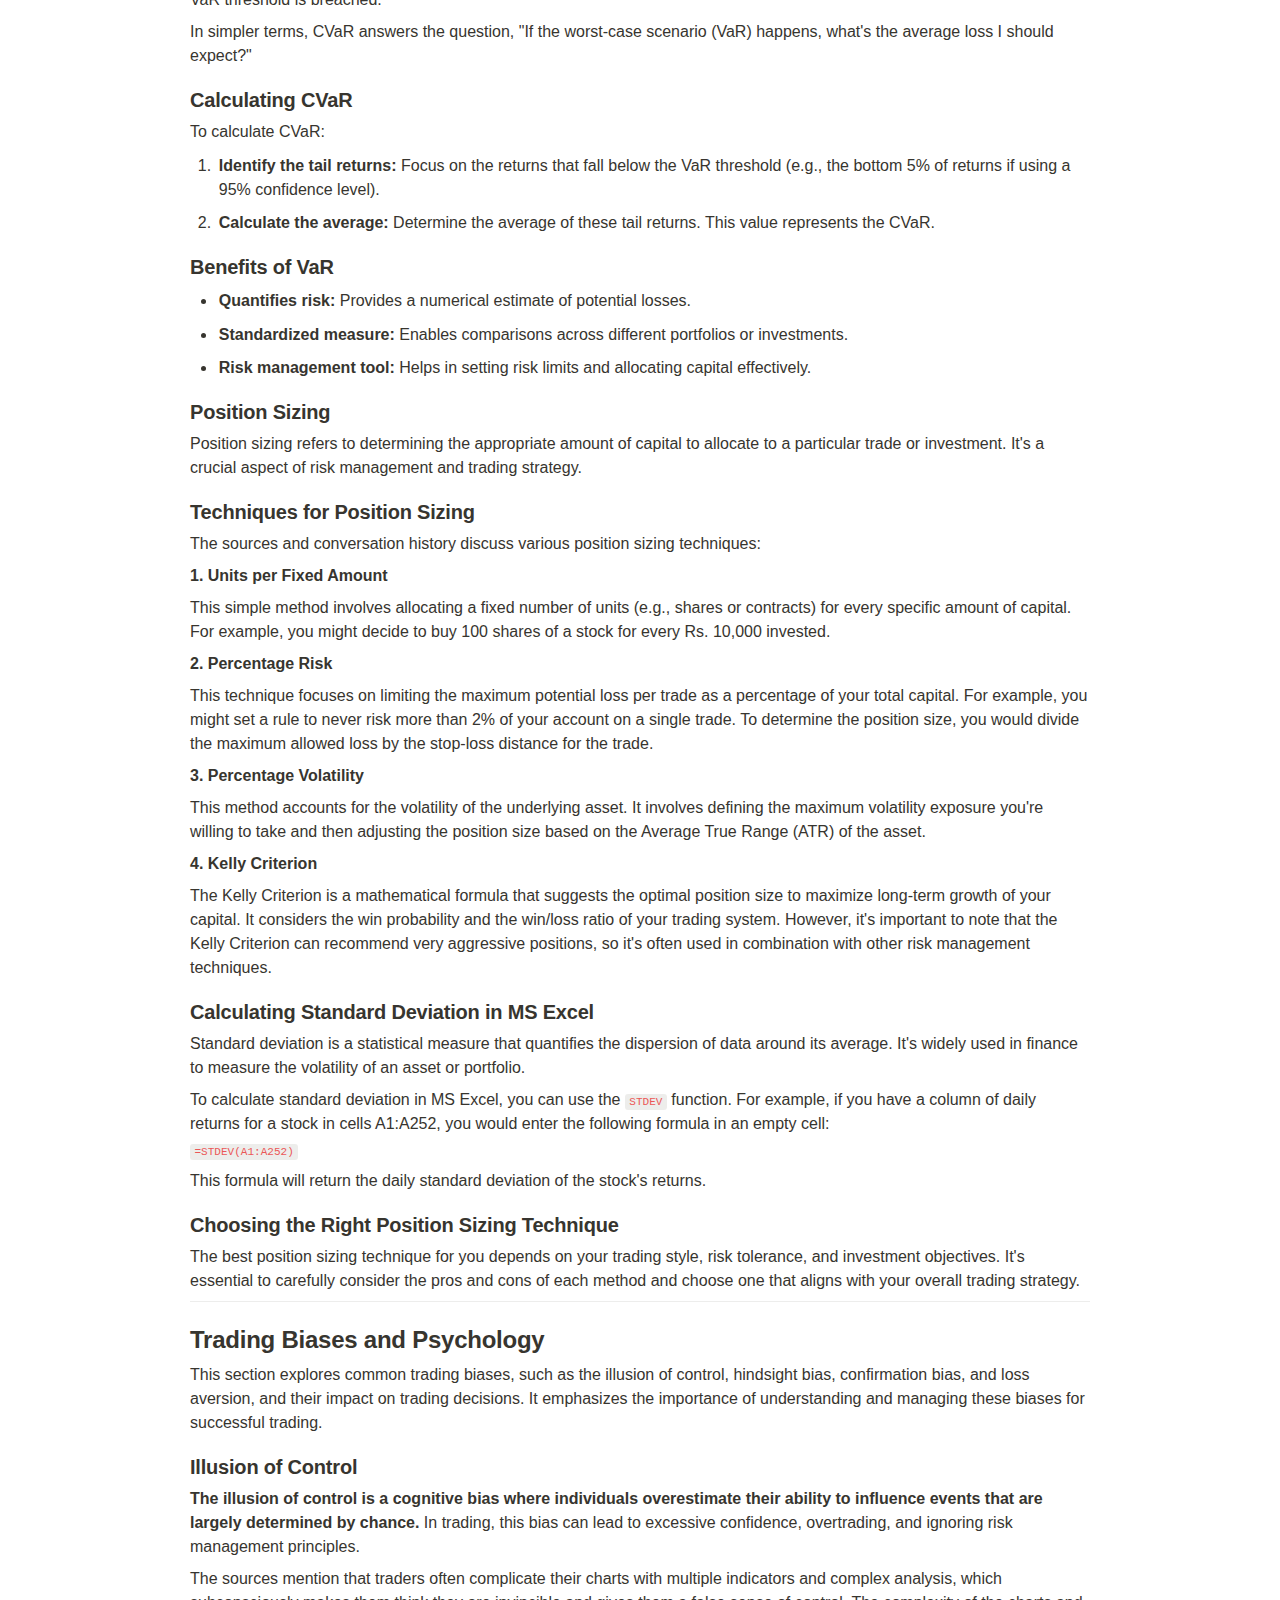
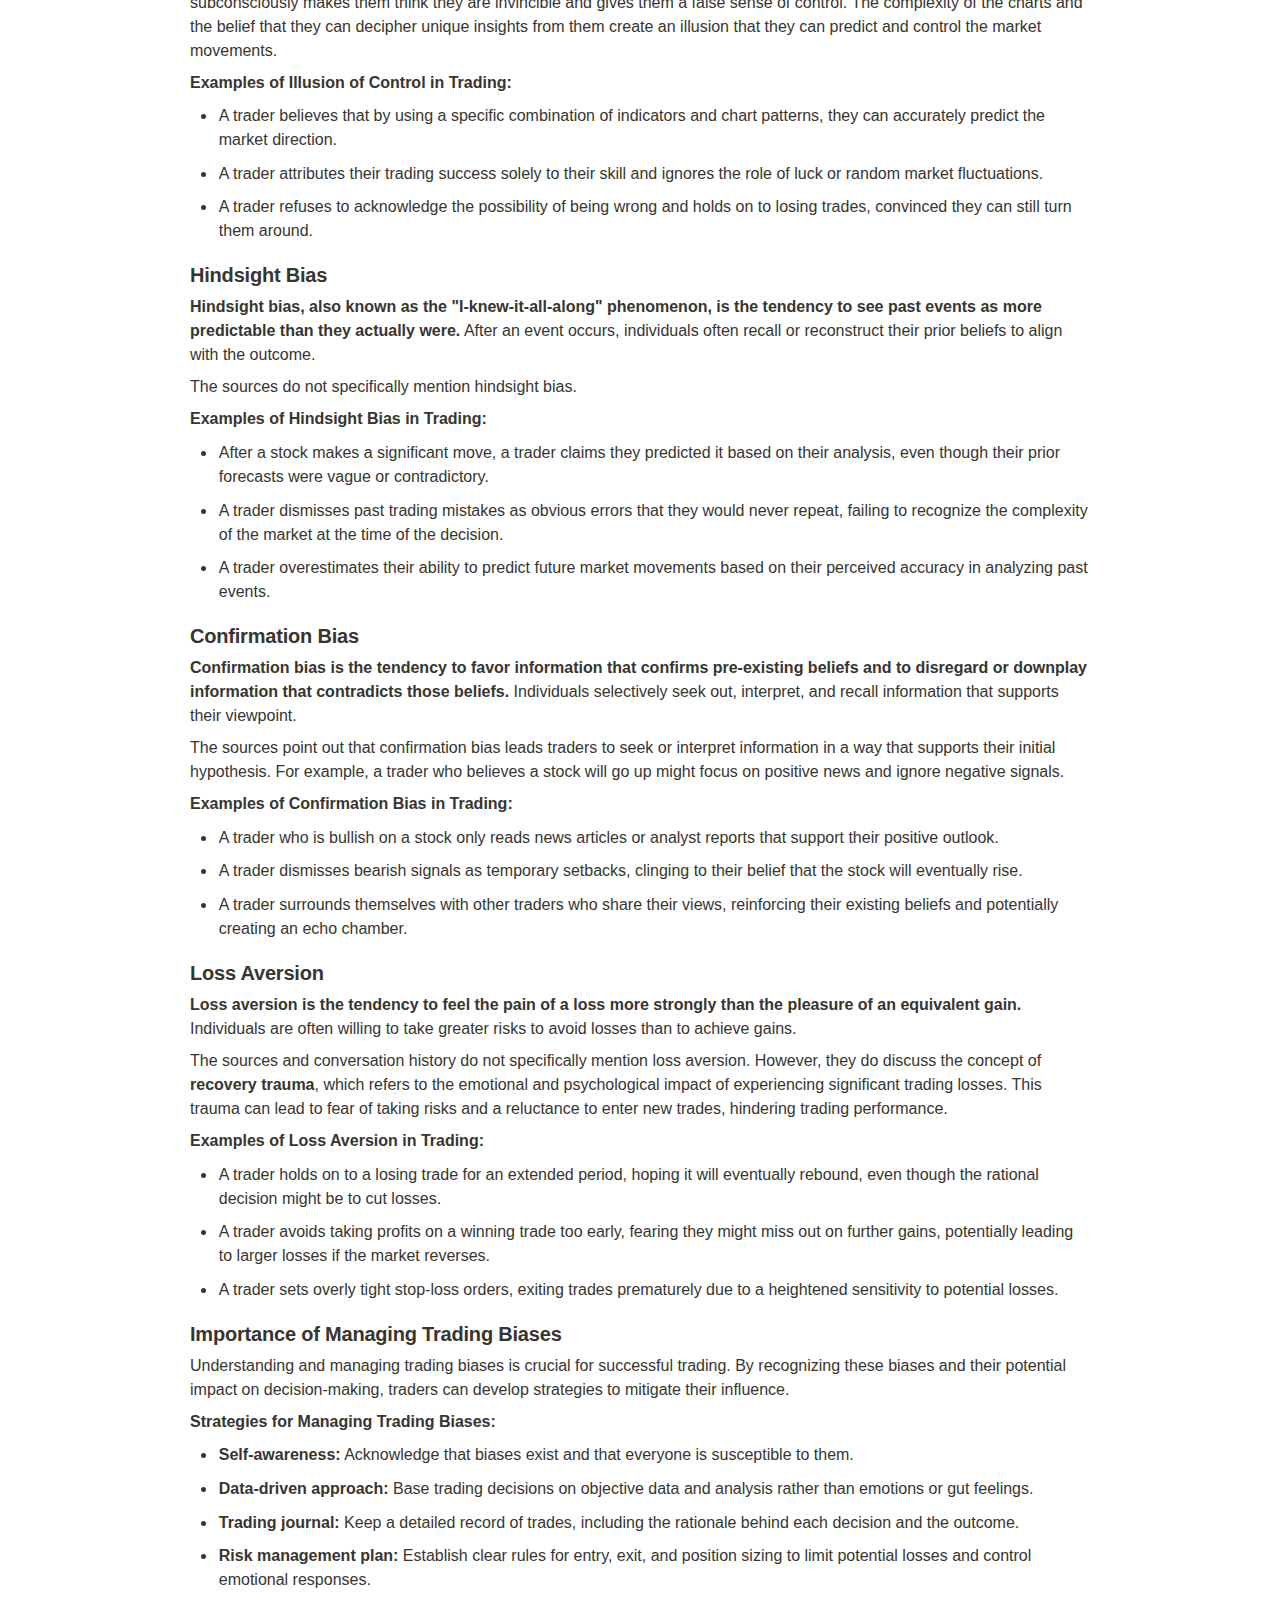
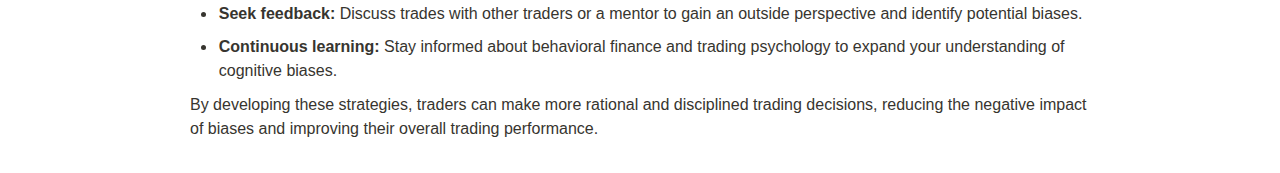
<file: Module 9 Risk Management & Trading Psychology.html>
<html><head><meta http-equiv="Content-Type" content="text/html; charset=utf-8"/><title>Module 9: Risk Management &amp; Trading Psychology</title><style>
/* cspell:disable-file */
/* webkit printing magic: print all background colors */
html {
	-webkit-print-color-adjust: exact;
}
* {
	box-sizing: border-box;
	-webkit-print-color-adjust: exact;
}

html,
body {
	margin: 0;
	padding: 0;
}
@media only screen {
	body {
		margin: 2em auto;
		max-width: 900px;
		color: rgb(55, 53, 47);
	}
}

body {
	line-height: 1.5;
	white-space: pre-wrap;
}

a,
a.visited {
	color: inherit;
	text-decoration: underline;
}

.pdf-relative-link-path {
	font-size: 80%;
	color: #444;
}

h1,
h2,
h3 {
	letter-spacing: -0.01em;
	line-height: 1.2;
	font-weight: 600;
	margin-bottom: 0;
}

.page-title {
	font-size: 2.5rem;
	font-weight: 700;
	margin-top: 0;
	margin-bottom: 0.75em;
}

h1 {
	font-size: 1.875rem;
	margin-top: 1.875rem;
}

h2 {
	font-size: 1.5rem;
	margin-top: 1.5rem;
}

h3 {
	font-size: 1.25rem;
	margin-top: 1.25rem;
}

.source {
	border: 1px solid #ddd;
	border-radius: 3px;
	padding: 1.5em;
	word-break: break-all;
}

.callout {
	border-radius: 3px;
	padding: 1rem;
}

figure {
	margin: 1.25em 0;
	page-break-inside: avoid;
}

figcaption {
	opacity: 0.5;
	font-size: 85%;
	margin-top: 0.5em;
}

mark {
	background-color: transparent;
}

.indented {
	padding-left: 1.5em;
}

hr {
	background: transparent;
	display: block;
	width: 100%;
	height: 1px;
	visibility: visible;
	border: none;
	border-bottom: 1px solid rgba(55, 53, 47, 0.09);
}

img {
	max-width: 100%;
}

@media only print {
	img {
		max-height: 100vh;
		object-fit: contain;
	}
}

@page {
	margin: 1in;
}

.collection-content {
	font-size: 0.875rem;
}

.column-list {
	display: flex;
	justify-content: space-between;
}

.column {
	padding: 0 1em;
}

.column:first-child {
	padding-left: 0;
}

.column:last-child {
	padding-right: 0;
}

.table_of_contents-item {
	display: block;
	font-size: 0.875rem;
	line-height: 1.3;
	padding: 0.125rem;
}

.table_of_contents-indent-1 {
	margin-left: 1.5rem;
}

.table_of_contents-indent-2 {
	margin-left: 3rem;
}

.table_of_contents-indent-3 {
	margin-left: 4.5rem;
}

.table_of_contents-link {
	text-decoration: none;
	opacity: 0.7;
	border-bottom: 1px solid rgba(55, 53, 47, 0.18);
}

table,
th,
td {
	border: 1px solid rgba(55, 53, 47, 0.09);
	border-collapse: collapse;
}

table {
	border-left: none;
	border-right: none;
}

th,
td {
	font-weight: normal;
	padding: 0.25em 0.5em;
	line-height: 1.5;
	min-height: 1.5em;
	text-align: left;
}

th {
	color: rgba(55, 53, 47, 0.6);
}

ol,
ul {
	margin: 0;
	margin-block-start: 0.6em;
	margin-block-end: 0.6em;
}

li > ol:first-child,
li > ul:first-child {
	margin-block-start: 0.6em;
}

ul > li {
	list-style: disc;
}

ul.to-do-list {
	padding-inline-start: 0;
}

ul.to-do-list > li {
	list-style: none;
}

.to-do-children-checked {
	text-decoration: line-through;
	opacity: 0.375;
}

ul.toggle > li {
	list-style: none;
}

ul {
	padding-inline-start: 1.7em;
}

ul > li {
	padding-left: 0.1em;
}

ol {
	padding-inline-start: 1.6em;
}

ol > li {
	padding-left: 0.2em;
}

.mono ol {
	padding-inline-start: 2em;
}

.mono ol > li {
	text-indent: -0.4em;
}

.toggle {
	padding-inline-start: 0em;
	list-style-type: none;
}

/* Indent toggle children */
.toggle > li > details {
	padding-left: 1.7em;
}

.toggle > li > details > summary {
	margin-left: -1.1em;
}

.selected-value {
	display: inline-block;
	padding: 0 0.5em;
	background: rgba(206, 205, 202, 0.5);
	border-radius: 3px;
	margin-right: 0.5em;
	margin-top: 0.3em;
	margin-bottom: 0.3em;
	white-space: nowrap;
}

.collection-title {
	display: inline-block;
	margin-right: 1em;
}

.page-description {
    margin-bottom: 2em;
}

.simple-table {
	margin-top: 1em;
	font-size: 0.875rem;
	empty-cells: show;
}
.simple-table td {
	height: 29px;
	min-width: 120px;
}

.simple-table th {
	height: 29px;
	min-width: 120px;
}

.simple-table-header-color {
	background: rgb(247, 246, 243);
	color: black;
}
.simple-table-header {
	font-weight: 500;
}

time {
	opacity: 0.5;
}

.icon {
	display: inline-block;
	max-width: 1.2em;
	max-height: 1.2em;
	text-decoration: none;
	vertical-align: text-bottom;
	margin-right: 0.5em;
}

img.icon {
	border-radius: 3px;
}

.user-icon {
	width: 1.5em;
	height: 1.5em;
	border-radius: 100%;
	margin-right: 0.5rem;
}

.user-icon-inner {
	font-size: 0.8em;
}

.text-icon {
	border: 1px solid #000;
	text-align: center;
}

.page-cover-image {
	display: block;
	object-fit: cover;
	width: 100%;
	max-height: 30vh;
}

.page-header-icon {
	font-size: 3rem;
	margin-bottom: 1rem;
}

.page-header-icon-with-cover {
	margin-top: -0.72em;
	margin-left: 0.07em;
}

.page-header-icon img {
	border-radius: 3px;
}

.link-to-page {
	margin: 1em 0;
	padding: 0;
	border: none;
	font-weight: 500;
}

p > .user {
	opacity: 0.5;
}

td > .user,
td > time {
	white-space: nowrap;
}

input[type="checkbox"] {
	transform: scale(1.5);
	margin-right: 0.6em;
	vertical-align: middle;
}

p {
	margin-top: 0.5em;
	margin-bottom: 0.5em;
}

.image {
	border: none;
	margin: 1.5em 0;
	padding: 0;
	border-radius: 0;
	text-align: center;
}

.code,
code {
	background: rgba(135, 131, 120, 0.15);
	border-radius: 3px;
	padding: 0.2em 0.4em;
	border-radius: 3px;
	font-size: 85%;
	tab-size: 2;
}

code {
	color: #eb5757;
}

.code {
	padding: 1.5em 1em;
}

.code-wrap {
	white-space: pre-wrap;
	word-break: break-all;
}

.code > code {
	background: none;
	padding: 0;
	font-size: 100%;
	color: inherit;
}

blockquote {
	font-size: 1.25em;
	margin: 1em 0;
	padding-left: 1em;
	border-left: 3px solid rgb(55, 53, 47);
}

.bookmark {
	text-decoration: none;
	max-height: 8em;
	padding: 0;
	display: flex;
	width: 100%;
	align-items: stretch;
}

.bookmark-title {
	font-size: 0.85em;
	overflow: hidden;
	text-overflow: ellipsis;
	height: 1.75em;
	white-space: nowrap;
}

.bookmark-text {
	display: flex;
	flex-direction: column;
}

.bookmark-info {
	flex: 4 1 180px;
	padding: 12px 14px 14px;
	display: flex;
	flex-direction: column;
	justify-content: space-between;
}

.bookmark-image {
	width: 33%;
	flex: 1 1 180px;
	display: block;
	position: relative;
	object-fit: cover;
	border-radius: 1px;
}

.bookmark-description {
	color: rgba(55, 53, 47, 0.6);
	font-size: 0.75em;
	overflow: hidden;
	max-height: 4.5em;
	word-break: break-word;
}

.bookmark-href {
	font-size: 0.75em;
	margin-top: 0.25em;
}

.sans { font-family: ui-sans-serif, -apple-system, BlinkMacSystemFont, "Segoe UI Variable Display", "Segoe UI", Helvetica, "Apple Color Emoji", Arial, sans-serif, "Segoe UI Emoji", "Segoe UI Symbol"; }
.code { font-family: "SFMono-Regular", Menlo, Consolas, "PT Mono", "Liberation Mono", Courier, monospace; }
.serif { font-family: Lyon-Text, Georgia, ui-serif, serif; }
.mono { font-family: iawriter-mono, Nitti, Menlo, Courier, monospace; }
.pdf .sans { font-family: Inter, ui-sans-serif, -apple-system, BlinkMacSystemFont, "Segoe UI Variable Display", "Segoe UI", Helvetica, "Apple Color Emoji", Arial, sans-serif, "Segoe UI Emoji", "Segoe UI Symbol", 'Twemoji', 'Noto Color Emoji', 'Noto Sans CJK JP'; }
.pdf:lang(zh-CN) .sans { font-family: Inter, ui-sans-serif, -apple-system, BlinkMacSystemFont, "Segoe UI Variable Display", "Segoe UI", Helvetica, "Apple Color Emoji", Arial, sans-serif, "Segoe UI Emoji", "Segoe UI Symbol", 'Twemoji', 'Noto Color Emoji', 'Noto Sans CJK SC'; }
.pdf:lang(zh-TW) .sans { font-family: Inter, ui-sans-serif, -apple-system, BlinkMacSystemFont, "Segoe UI Variable Display", "Segoe UI", Helvetica, "Apple Color Emoji", Arial, sans-serif, "Segoe UI Emoji", "Segoe UI Symbol", 'Twemoji', 'Noto Color Emoji', 'Noto Sans CJK TC'; }
.pdf:lang(ko-KR) .sans { font-family: Inter, ui-sans-serif, -apple-system, BlinkMacSystemFont, "Segoe UI Variable Display", "Segoe UI", Helvetica, "Apple Color Emoji", Arial, sans-serif, "Segoe UI Emoji", "Segoe UI Symbol", 'Twemoji', 'Noto Color Emoji', 'Noto Sans CJK KR'; }
.pdf .code { font-family: Source Code Pro, "SFMono-Regular", Menlo, Consolas, "PT Mono", "Liberation Mono", Courier, monospace, 'Twemoji', 'Noto Color Emoji', 'Noto Sans Mono CJK JP'; }
.pdf:lang(zh-CN) .code { font-family: Source Code Pro, "SFMono-Regular", Menlo, Consolas, "PT Mono", "Liberation Mono", Courier, monospace, 'Twemoji', 'Noto Color Emoji', 'Noto Sans Mono CJK SC'; }
.pdf:lang(zh-TW) .code { font-family: Source Code Pro, "SFMono-Regular", Menlo, Consolas, "PT Mono", "Liberation Mono", Courier, monospace, 'Twemoji', 'Noto Color Emoji', 'Noto Sans Mono CJK TC'; }
.pdf:lang(ko-KR) .code { font-family: Source Code Pro, "SFMono-Regular", Menlo, Consolas, "PT Mono", "Liberation Mono", Courier, monospace, 'Twemoji', 'Noto Color Emoji', 'Noto Sans Mono CJK KR'; }
.pdf .serif { font-family: PT Serif, Lyon-Text, Georgia, ui-serif, serif, 'Twemoji', 'Noto Color Emoji', 'Noto Serif CJK JP'; }
.pdf:lang(zh-CN) .serif { font-family: PT Serif, Lyon-Text, Georgia, ui-serif, serif, 'Twemoji', 'Noto Color Emoji', 'Noto Serif CJK SC'; }
.pdf:lang(zh-TW) .serif { font-family: PT Serif, Lyon-Text, Georgia, ui-serif, serif, 'Twemoji', 'Noto Color Emoji', 'Noto Serif CJK TC'; }
.pdf:lang(ko-KR) .serif { font-family: PT Serif, Lyon-Text, Georgia, ui-serif, serif, 'Twemoji', 'Noto Color Emoji', 'Noto Serif CJK KR'; }
.pdf .mono { font-family: PT Mono, iawriter-mono, Nitti, Menlo, Courier, monospace, 'Twemoji', 'Noto Color Emoji', 'Noto Sans Mono CJK JP'; }
.pdf:lang(zh-CN) .mono { font-family: PT Mono, iawriter-mono, Nitti, Menlo, Courier, monospace, 'Twemoji', 'Noto Color Emoji', 'Noto Sans Mono CJK SC'; }
.pdf:lang(zh-TW) .mono { font-family: PT Mono, iawriter-mono, Nitti, Menlo, Courier, monospace, 'Twemoji', 'Noto Color Emoji', 'Noto Sans Mono CJK TC'; }
.pdf:lang(ko-KR) .mono { font-family: PT Mono, iawriter-mono, Nitti, Menlo, Courier, monospace, 'Twemoji', 'Noto Color Emoji', 'Noto Sans Mono CJK KR'; }
.highlight-default {
	color: rgba(55, 53, 47, 1);
}
.highlight-gray {
	color: rgba(120, 119, 116, 1);
	fill: rgba(120, 119, 116, 1);
}
.highlight-brown {
	color: rgba(159, 107, 83, 1);
	fill: rgba(159, 107, 83, 1);
}
.highlight-orange {
	color: rgba(217, 115, 13, 1);
	fill: rgba(217, 115, 13, 1);
}
.highlight-yellow {
	color: rgba(203, 145, 47, 1);
	fill: rgba(203, 145, 47, 1);
}
.highlight-teal {
	color: rgba(68, 131, 97, 1);
	fill: rgba(68, 131, 97, 1);
}
.highlight-blue {
	color: rgba(51, 126, 169, 1);
	fill: rgba(51, 126, 169, 1);
}
.highlight-purple {
	color: rgba(144, 101, 176, 1);
	fill: rgba(144, 101, 176, 1);
}
.highlight-pink {
	color: rgba(193, 76, 138, 1);
	fill: rgba(193, 76, 138, 1);
}
.highlight-red {
	color: rgba(212, 76, 71, 1);
	fill: rgba(212, 76, 71, 1);
}
.highlight-default_background {
	color: rgba(55, 53, 47, 1);
}
.highlight-gray_background {
	background: rgba(241, 241, 239, 1);
}
.highlight-brown_background {
	background: rgba(244, 238, 238, 1);
}
.highlight-orange_background {
	background: rgba(251, 236, 221, 1);
}
.highlight-yellow_background {
	background: rgba(251, 243, 219, 1);
}
.highlight-teal_background {
	background: rgba(237, 243, 236, 1);
}
.highlight-blue_background {
	background: rgba(231, 243, 248, 1);
}
.highlight-purple_background {
	background: rgba(244, 240, 247, 0.8);
}
.highlight-pink_background {
	background: rgba(249, 238, 243, 0.8);
}
.highlight-red_background {
	background: rgba(253, 235, 236, 1);
}
.block-color-default {
	color: inherit;
	fill: inherit;
}
.block-color-gray {
	color: rgba(120, 119, 116, 1);
	fill: rgba(120, 119, 116, 1);
}
.block-color-brown {
	color: rgba(159, 107, 83, 1);
	fill: rgba(159, 107, 83, 1);
}
.block-color-orange {
	color: rgba(217, 115, 13, 1);
	fill: rgba(217, 115, 13, 1);
}
.block-color-yellow {
	color: rgba(203, 145, 47, 1);
	fill: rgba(203, 145, 47, 1);
}
.block-color-teal {
	color: rgba(68, 131, 97, 1);
	fill: rgba(68, 131, 97, 1);
}
.block-color-blue {
	color: rgba(51, 126, 169, 1);
	fill: rgba(51, 126, 169, 1);
}
.block-color-purple {
	color: rgba(144, 101, 176, 1);
	fill: rgba(144, 101, 176, 1);
}
.block-color-pink {
	color: rgba(193, 76, 138, 1);
	fill: rgba(193, 76, 138, 1);
}
.block-color-red {
	color: rgba(212, 76, 71, 1);
	fill: rgba(212, 76, 71, 1);
}
.block-color-default_background {
	color: inherit;
	fill: inherit;
}
.block-color-gray_background {
	background: rgba(241, 241, 239, 1);
}
.block-color-brown_background {
	background: rgba(244, 238, 238, 1);
}
.block-color-orange_background {
	background: rgba(251, 236, 221, 1);
}
.block-color-yellow_background {
	background: rgba(251, 243, 219, 1);
}
.block-color-teal_background {
	background: rgba(237, 243, 236, 1);
}
.block-color-blue_background {
	background: rgba(231, 243, 248, 1);
}
.block-color-purple_background {
	background: rgba(244, 240, 247, 0.8);
}
.block-color-pink_background {
	background: rgba(249, 238, 243, 0.8);
}
.block-color-red_background {
	background: rgba(253, 235, 236, 1);
}
.select-value-color-uiBlue { background-color: rgba(35, 131, 226, .07); }
.select-value-color-pink { background-color: rgba(245, 224, 233, 1); }
.select-value-color-purple { background-color: rgba(232, 222, 238, 1); }
.select-value-color-green { background-color: rgba(219, 237, 219, 1); }
.select-value-color-gray { background-color: rgba(227, 226, 224, 1); }
.select-value-color-transparentGray { background-color: rgba(227, 226, 224, 0); }
.select-value-color-translucentGray { background-color: rgba(0, 0, 0, 0.06); }
.select-value-color-orange { background-color: rgba(250, 222, 201, 1); }
.select-value-color-brown { background-color: rgba(238, 224, 218, 1); }
.select-value-color-red { background-color: rgba(255, 226, 221, 1); }
.select-value-color-yellow { background-color: rgba(253, 236, 200, 1); }
.select-value-color-blue { background-color: rgba(211, 229, 239, 1); }
.select-value-color-pageGlass { background-color: undefined; }
.select-value-color-washGlass { background-color: undefined; }

.checkbox {
	display: inline-flex;
	vertical-align: text-bottom;
	width: 16;
	height: 16;
	background-size: 16px;
	margin-left: 2px;
	margin-right: 5px;
}

.checkbox-on {
	background-image: url("data:image/svg+xml;charset=UTF-8,%3Csvg%20width%3D%2216%22%20height%3D%2216%22%20viewBox%3D%220%200%2016%2016%22%20fill%3D%22none%22%20xmlns%3D%22http%3A%2F%2Fwww.w3.org%2F2000%2Fsvg%22%3E%0A%3Crect%20width%3D%2216%22%20height%3D%2216%22%20fill%3D%22%2358A9D7%22%2F%3E%0A%3Cpath%20d%3D%22M6.71429%2012.2852L14%204.9995L12.7143%203.71436L6.71429%209.71378L3.28571%206.2831L2%207.57092L6.71429%2012.2852Z%22%20fill%3D%22white%22%2F%3E%0A%3C%2Fsvg%3E");
}

.checkbox-off {
	background-image: url("data:image/svg+xml;charset=UTF-8,%3Csvg%20width%3D%2216%22%20height%3D%2216%22%20viewBox%3D%220%200%2016%2016%22%20fill%3D%22none%22%20xmlns%3D%22http%3A%2F%2Fwww.w3.org%2F2000%2Fsvg%22%3E%0A%3Crect%20x%3D%220.75%22%20y%3D%220.75%22%20width%3D%2214.5%22%20height%3D%2214.5%22%20fill%3D%22white%22%20stroke%3D%22%2336352F%22%20stroke-width%3D%221.5%22%2F%3E%0A%3C%2Fsvg%3E");
}
	
</style></head><body><article id="14e84369-c8cb-8162-ae44-ed243764dd60" class="page sans"><header><h1 class="page-title">Module 9: Risk Management &amp; Trading Psychology</h1><p class="page-description"></p></header><div class="page-body"><h2 id="14e84369-c8cb-8160-9c93-fd8e60753ca6" class="">Understanding Risk in Trading and Investing</h2><p id="14e84369-c8cb-81e7-abf1-f3a8e54e7ff8" class="">This section introduces the concept of risk in trading and investing, explaining its different forms and the importance of risk management. It covers topics like position sizing, single and multiple position risk management, hedging, portfolio risk assessment, Value at Risk (VaR), asset allocation, and insights from the portfolio equity curve, drawing on information from the provided sources and the conversation history.</p><h3 id="14e84369-c8cb-8164-8afb-d97a5f26b2fd" class="">What is Risk?</h3><p id="14e84369-c8cb-8184-91fb-e76180ef02f4" class=""><strong>Risk, in the context of trading and investing, is the probability of losing money.</strong> When participating in the markets, traders and investors are exposed to various forms of risk that can lead to potential financial losses. Recognizing and managing these risks is crucial for success in the market.</p><h3 id="14e84369-c8cb-8197-9cb8-d6142bd7fcb2" class="">Types of Risk</h3><p id="14e84369-c8cb-814d-9ee6-e2ec59debcab" class="">The sources primarily focus on two main types of risk:</p><ul id="14e84369-c8cb-811c-88e2-eea061ad344b" class="bulleted-list"><li style="list-style-type:disc"><strong>Systematic Risk:</strong> This refers to the risk inherent in the overall market or system. It affects all assets to some extent and is driven by macroeconomic factors like interest rates, inflation, political instability, and economic recessions. Systematic risk cannot be eliminated through diversification but can be mitigated through hedging.</li></ul><ul id="14e84369-c8cb-81fe-bbbd-f79974160191" class="bulleted-list"><li style="list-style-type:disc"><strong>Unsystematic Risk:</strong> This is company-specific risk that is unique to a particular stock or company. It arises from factors like declining revenues, profit margin compression, high leverage, management misconduct, and other internal issues. Unsystematic risk can be reduced through diversification by investing in a portfolio of assets across different sectors and industries.</li></ul><h3 id="14e84369-c8cb-8111-8141-c553215c167f" class="">Importance of Risk Management</h3><p id="14e84369-c8cb-8167-b55e-ece5ad07de2f" class=""><strong>Effective risk management is essential for both traders and investors to protect their capital and achieve their financial goals.</strong> Implementing a well-defined risk management plan can help traders and investors:</p><ul id="14e84369-c8cb-8199-acfd-f57fb21db173" class="bulleted-list"><li style="list-style-type:disc"><strong>Preserve Capital:</strong> By limiting potential losses on any single trade or investment, risk management techniques help preserve capital for future trading or investment opportunities.</li></ul><ul id="14e84369-c8cb-8114-bc90-db18108f27ca" class="bulleted-list"><li style="list-style-type:disc"><strong>Improve Trading System Performance:</strong> Incorporating risk management strategies, such as position sizing, into a trading system can lead to more consistent and stable returns.</li></ul><ul id="14e84369-c8cb-81ae-9a73-e089c5f237ee" class="bulleted-list"><li style="list-style-type:disc"><strong>Reduce Emotional Decision-Making:</strong> A clear risk management plan can help traders avoid making impulsive decisions based on fear or greed, leading to more disciplined and rational trading behavior.</li></ul><h3 id="14e84369-c8cb-8173-b846-f0c99226f75b" class="">Key Risk Management Techniques</h3><h3 id="14e84369-c8cb-8173-9342-c7acd845b3d7" class="">Position Sizing</h3><p id="14e84369-c8cb-8135-8c36-f24fb4be2b91" class=""><strong>Position sizing is a critical risk management technique that helps determine the appropriate amount of capital to allocate to any given trade or investment.</strong> By carefully controlling position size, traders and investors can limit their potential losses on any single trade. Several position sizing techniques exist, including:</p><ul id="14e84369-c8cb-81c0-91a6-f5a7f1985cbb" class="bulleted-list"><li style="list-style-type:disc"><strong>Unit Per Fixed Amount:</strong> This approach involves trading a predetermined number of shares or lots for every fixed amount of capital in the trading account. This method does not explicitly account for risk.</li></ul><ul id="14e84369-c8cb-8111-bb9b-ff97518c41a5" class="bulleted-list"><li style="list-style-type:disc"><strong>Percentage Margin:</strong> This technique sets a limit on the maximum margin amount to expose as a percentage of total capital.</li></ul><ul id="14e84369-c8cb-813c-a873-d40e34ca3790" class="bulleted-list"><li style="list-style-type:disc"><strong>Percentage Volatility:</strong> This strategy accounts for the underlying asset&#x27;s volatility and aims to equalize the &quot;volatility&quot; exposure across different positions.</li></ul><ul id="14e84369-c8cb-817c-a0ea-cc6903d9be89" class="bulleted-list"><li style="list-style-type:disc"><strong>Percentage Risk:</strong> This method defines the maximum acceptable loss per trade as a percentage of the total capital and adjusts position size accordingly based on the stop-loss level.</li></ul><h3 id="14e84369-c8cb-8102-981a-fd3d5f4a9671" class="">Single and Multiple Position Risk Management</h3><ul id="14e84369-c8cb-8169-82ba-c5bb6699a8f5" class="bulleted-list"><li style="list-style-type:disc"><strong>Single Position Risk:</strong> This involves setting stop-loss orders to automatically exit a trade when the price moves against the position beyond a predetermined level. Stop-loss orders help limit losses and protect capital on individual trades.</li></ul><ul id="14e84369-c8cb-8126-b8f2-c304e8002c16" class="bulleted-list"><li style="list-style-type:disc"><strong>Multiple Position Risk:</strong> When managing multiple positions, traders and investors need to consider the correlation between different assets in their portfolio. Assets that move in opposite directions can offset losses and reduce overall portfolio risk.</li></ul><h3 id="14e84369-c8cb-817c-a623-d0b4cc212d3e" class="">Hedging</h3><p id="14e84369-c8cb-818c-a958-fa148021711c" class=""><strong>Hedging involves taking an offsetting position in a related asset to mitigate potential losses in the primary position.</strong> For example, an investor holding a long position in a stock can hedge against potential market declines by shorting the corresponding stock futures contract. A successful hedge will result in gains in the futures position offsetting losses in the spot market. However, it&#x27;s essential to remember that no hedge is perfect, and some risk always remains.</p><h3 id="14e84369-c8cb-816e-942c-cc64bcf50e2e" class="">Portfolio Risk Assessment</h3><p id="14e84369-c8cb-8158-b11a-db2fe6553027" class=""><strong>Evaluating portfolio risk involves analyzing various metrics that provide insights into the overall risk exposure.</strong> Key metrics include:</p><ul id="14e84369-c8cb-8142-889a-dc596051e954" class="bulleted-list"><li style="list-style-type:disc"><strong>Standard Deviation (SD):</strong> SD measures the dispersion of returns around the average return. A higher SD indicates higher volatility and greater potential for both profits and losses.</li></ul><ul id="14e84369-c8cb-8125-ad43-fc1b467dc59d" class="bulleted-list"><li style="list-style-type:disc"><strong>Variance:</strong> Variance is the square of the standard deviation and represents the average squared deviation from the mean return.</li></ul><ul id="14e84369-c8cb-816a-a8e9-d4385399e824" class="bulleted-list"><li style="list-style-type:disc"><strong>Covariance:</strong> This metric measures the degree to which two assets&#x27; returns move together. Positive covariance indicates that the assets tend to move in the same direction, while negative covariance suggests they move in opposite directions.</li></ul><ul id="14e84369-c8cb-8100-8082-f12e9f416322" class="bulleted-list"><li style="list-style-type:disc"><strong>Correlation:</strong> Correlation is a standardized measure of covariance and ranges from -1 to +1. A correlation of +1 means the assets move perfectly in sync, while -1 indicates perfect opposite movement.</li></ul><h3 id="14e84369-c8cb-8155-ba68-e65122440e55" class="">Value at Risk (VaR)</h3><p id="14e84369-c8cb-81dc-8ea8-d879644a0a08" class=""><strong>VaR is a statistical measure that estimates the potential loss in a portfolio over a specific period at a given confidence level.</strong> For example, a VaR of Rs. 10,000 at a 95% confidence level means there is a 5% chance of losing more than Rs. 10,000 in the portfolio over the specified period.</p><h3 id="14e84369-c8cb-8114-a07b-eb608bb1cafc" class="">Asset Allocation</h3><p id="14e84369-c8cb-8183-a765-fdc17d09d57d" class=""><strong>Asset allocation involves distributing investments across different asset classes like equities, debt, and commodities.</strong> The optimal asset allocation strategy depends on individual risk tolerance, investment goals, and time horizon. A well-diversified portfolio with a balanced asset allocation can help manage risk and enhance long-term returns.</p><h3 id="14e84369-c8cb-8145-b42e-fe6b65051986" class="">Insights from the Portfolio Equity Curve</h3><p id="14e84369-c8cb-81df-b135-d805d88e783b" class=""><strong>The portfolio equity curve visually represents the cumulative performance of a portfolio over time.</strong> Analyzing the equity curve can provide insights into the portfolio&#x27;s risk and return characteristics. A smooth and upward-trending equity curve indicates a well-managed portfolio with consistent returns, while a volatile curve suggests higher risk and fluctuating returns.</p><p id="14e84369-c8cb-813b-8aed-d3972cb16bae" class="">This section has provided a comprehensive overview of risk in trading and investing, covering various aspects of risk management. By understanding and effectively managing risk, traders and investors can improve their chances of success in the markets and achieve their financial goals.</p><hr id="14e84369-c8cb-813a-90d1-e83564e98ade"/><h3 id="14e84369-c8cb-8141-829c-d39731498bd4" class="">Building and Understanding the Equity Curve</h3><p id="14e84369-c8cb-81ec-8fac-d08b312394fd" class="">An equity curve is a visual representation of a portfolio&#x27;s cumulative performance over time. It provides a clear picture of how an investment has grown or declined over a specific period. Analysing the shape and trend of the equity curve can offer valuable insights into the portfolio&#x27;s risk and return characteristics.</p><h3 id="14e84369-c8cb-81b8-abd3-fb77286b7e8c" class="">Creating an Equity Curve</h3><p id="14e84369-c8cb-811b-865a-c7c70a8466da" class="">The sources provide a step-by-step guide to building an equity curve for a 5-stock portfolio. Here&#x27;s a breakdown of the process:</p><ol type="1" id="14e84369-c8cb-816b-8394-fadb6a8d6bab" class="numbered-list" start="1"><li><strong>Assign Investment Weights:</strong> Determine the percentage of the total corpus invested in each stock. For example, a portfolio of Rs.100,000 could have Rs. 7,000 invested in Cipla and Rs. 22,000 in Alkem Lab, representing investment weights of 7% and 22% respectively.</li></ol><ol type="1" id="14e84369-c8cb-8146-afb9-da640c9b51d3" class="numbered-list" start="2"><li><strong>Normalize the Portfolio:</strong> Scale the portfolio down to a starting investment value of Rs. 100. This normalization helps visualize how an investment of Rs. 100 would perform in the portfolio.</li></ol><ol type="1" id="14e84369-c8cb-81fb-8102-d9a3864819e0" class="numbered-list" start="3"><li><strong>Calculate Daily Change in Investment Value:</strong> For each stock in the portfolio, calculate the daily change in its investment value based on its price fluctuations.</li></ol><ol type="1" id="14e84369-c8cb-81b7-b597-d9debc1ffca8" class="numbered-list" start="4"><li><strong>Aggregate Daily Portfolio Fluctuation:</strong> Sum up the daily changes in investment value for all stocks to get the overall daily fluctuation of the Rs. 100 normalized portfolio.</li></ol><ol type="1" id="14e84369-c8cb-8119-a358-d78d5147060f" class="numbered-list" start="5"><li><strong>Plot the Equity Curve:</strong> Graph the time series data of the daily normalized portfolio value. The resulting chart is the equity curve.</li></ol><h3 id="14e84369-c8cb-815c-a987-feff70617f01" class="">Interpreting the Equity Curve</h3><p id="14e84369-c8cb-81d5-865c-d2eca5abf595" class=""><strong>The shape and trend of the equity curve reveal important information about the portfolio&#x27;s performance:</strong></p><ul id="14e84369-c8cb-81c1-beda-cc201e3fc2bf" class="bulleted-list"><li style="list-style-type:disc"><strong>Upward-trending Curve:</strong> A smooth, upward-trending equity curve indicates a well-managed portfolio with consistent positive returns. The steeper the slope, the higher the returns.</li></ul><ul id="14e84369-c8cb-81cd-9b98-c4712af0bfa2" class="bulleted-list"><li style="list-style-type:disc"><strong>Volatile Curve:</strong> A fluctuating curve with sharp peaks and valleys suggests higher risk and inconsistent returns. This type of curve may indicate frequent and significant price swings in the underlying assets.</li></ul><ul id="14e84369-c8cb-815f-8632-c8460689c311" class="bulleted-list"><li style="list-style-type:disc"><strong>Flat or Downward-trending Curve:</strong> A flat or downward-trending curve signals poor portfolio performance, indicating that the investments are not generating positive returns or are losing value over time.</li></ul><h3 id="14e84369-c8cb-81f1-a85b-e3425e7a9385" class="">Using the Equity Curve for Analysis</h3><p id="14e84369-c8cb-8110-997e-e7efbcf63400" class="">Beyond visualizing performance, the equity curve serves as a tool for deeper analysis:</p><ul id="14e84369-c8cb-81be-8ddd-ee1f97c28a7b" class="bulleted-list"><li style="list-style-type:disc"><strong>Estimating Returns:</strong> The difference between the starting and ending points on the equity curve represents the overall return generated by the portfolio over the period.</li></ul><ul id="14e84369-c8cb-8120-ba25-da8863873347" class="bulleted-list"><li style="list-style-type:disc"><strong>Assessing Risk:</strong> The smoothness or volatility of the equity curve provides insights into the portfolio&#x27;s risk. A smoother curve suggests lower risk, while a volatile curve indicates higher risk.</li></ul><ul id="14e84369-c8cb-813c-aafa-d7b1e6824507" class="bulleted-list"><li style="list-style-type:disc"><strong>Comparing Performance:</strong> Overlaying the equity curve of a benchmark index, such as the Nifty 50 or BSE Sensex, allows for a direct comparison of the portfolio&#x27;s performance against the broader market.</li></ul><ul id="14e84369-c8cb-8122-9f05-eba5156b36e1" class="bulleted-list"><li style="list-style-type:disc"><strong>Optimizing Portfolio:</strong> By adjusting the weights of different stocks and observing the impact on the equity curve, investors can experiment with various asset allocation strategies to optimize portfolio performance for maximum returns or minimum variance.</li></ul><p id="14e84369-c8cb-81e9-a0b9-e43a067e3820" class="">The equity curve is a powerful tool for visualizing and understanding portfolio performance. By analyzing its characteristics, investors can make more informed decisions regarding asset allocation, risk management, and overall portfolio strategy.</p><hr id="14e84369-c8cb-81fa-ad5e-d6ef543e169a"/><h2 id="14e84369-c8cb-81fc-a3df-e6ce2c796527" class="">Expected Returns and Portfolio Optimization</h2><p id="14e84369-c8cb-816c-9ead-fe5efebb9879" class="">This section explains the concept of expected returns, its calculation, and its role in portfolio optimization. It introduces the efficient frontier and explains how to use Excel&#x27;s Solver tool for portfolio optimization, based on the information in the sources and the conversation history.</p><h3 id="14e84369-c8cb-8149-9497-cd46be0cfb59" class="">Expected Returns</h3><p id="14e84369-c8cb-8140-98f7-c86e7b404b64" class=""><strong>Expected return is the probabilistic estimation of a return on an investment.</strong> It&#x27;s not a guaranteed return but rather a potential range of returns based on historical data, statistical analysis, and market expectations. While expected returns are not certain, they play a crucial role in financial calculations and decision-making.</p><h3 id="14e84369-c8cb-81a4-ac60-e8f929c493a2" class="">Calculating Expected Returns</h3><p id="14e84369-c8cb-81df-8647-dc1f52177ace" class="">To calculate the expected return of a portfolio, follow these steps:</p><ol type="1" id="14e84369-c8cb-814e-96ad-f0c4c460f930" class="numbered-list" start="1"><li><strong>Annualize the Daily Average Return:</strong> Multiply the daily average return of each stock by 252, which represents the approximate number of trading days in a year. This scales the daily return to its annual equivalent. For example, if Cipla&#x27;s daily average return is 0.06%, its expected annual return is 0.06% * 252 = 15.49%.</li></ol><ol type="1" id="14e84369-c8cb-81c4-9775-d97f1f29053d" class="numbered-list" start="2"><li><strong>Scale for Investment Weight:</strong> Multiply the annualized return of each stock by its corresponding investment weight. This adjusts the return based on the proportion of capital invested in that particular stock. For example, if the investment weight for Cipla is 7%, the expected return from Cipla would be 7% * 15.49% = 1.08%.</li></ol><ol type="1" id="14e84369-c8cb-81b6-8e46-e75408522aca" class="numbered-list" start="3"><li><strong>Sum Up Weighted Returns:</strong> Add the weighted returns of all stocks in the portfolio to get the overall expected return of the portfolio. This provides a consolidated estimate of the potential return from the entire investment.</li></ol><p id="14e84369-c8cb-8145-823a-e4b9d98fad9a" class=""><strong>The formula for calculating the expected return of a portfolio is:</strong></p><p id="14e84369-c8cb-813e-b547-f4642b0eb852" class="">Expected Portfolio Return = Σ (Weight of stock * Expected annual return of stock)</p><p id="14e84369-c8cb-81af-961a-f9512f8191f0" class="">Where Σ denotes the sum of the weighted returns for all stocks in the portfolio.</p><h3 id="14e84369-c8cb-81c7-abb2-e6fbfc4abd1b" class="">Role in Portfolio Optimization</h3><p id="14e84369-c8cb-8188-acf9-f6fea741363d" class="">Expected returns are crucial for portfolio optimization. They are used to:</p><ul id="14e84369-c8cb-8173-93ba-c4d5d37d9a03" class="bulleted-list"><li style="list-style-type:disc"><strong>Evaluate potential return scenarios:</strong> By adjusting the weights of different assets in a portfolio, investors can estimate the potential impact on the overall expected return. This allows them to explore different asset allocation strategies and their potential outcomes.</li></ul><ul id="14e84369-c8cb-81d0-b1c9-e5e30a8effb5" class="bulleted-list"><li style="list-style-type:disc"><strong>Identify the efficient frontier:</strong> The efficient frontier represents a set of optimal portfolios that offer the highest expected return for a given level of risk or the lowest risk for a given level of return. Expected returns are used to plot these efficient portfolios and visualize the trade-off between risk and return.</li></ul><ul id="14e84369-c8cb-81c2-8d02-d003dc711931" class="bulleted-list"><li style="list-style-type:disc"><strong>Make informed investment decisions:</strong> By considering expected returns alongside risk measures like variance, investors can make more informed decisions about portfolio construction and asset allocation. The goal is to create a portfolio that aligns with their risk tolerance and investment objectives while maximizing potential returns.</li></ul><h3 id="14e84369-c8cb-81db-b688-fa95deb425da" class="">Portfolio Optimization Using Excel Solver</h3><p id="14e84369-c8cb-8178-897f-eaf5f9729b14" class=""><strong>Portfolio optimization involves finding the optimal allocation of assets to maximize returns while minimizing risk.</strong> Excel&#x27;s Solver tool is a powerful feature that can be used to optimize portfolio weights and achieve desired risk-return objectives. The sources provide a detailed guide on using Solver for portfolio optimization.</p><h3 id="14e84369-c8cb-813a-bd28-c1c45376a88a" class="">Steps for Portfolio Optimization Using Solver</h3><ol type="1" id="14e84369-c8cb-81e7-a4de-c5f4ff161044" class="numbered-list" start="1"><li><strong>Organize Data:</strong> Set up an Excel spreadsheet with the following information:<ul id="14e84369-c8cb-8116-8106-dd0d286ea095" class="bulleted-list"><li style="list-style-type:disc">Stock names and their corresponding weights</li></ul><ul id="14e84369-c8cb-8122-a3bb-d3c9d6dbc4d8" class="bulleted-list"><li style="list-style-type:disc">Expected annual return for each stock</li></ul><ul id="14e84369-c8cb-818c-b64a-d308b0a2c41a" class="bulleted-list"><li style="list-style-type:disc">Annual portfolio variance calculation</li></ul></li></ol><ol type="1" id="14e84369-c8cb-8105-9f10-c9c698baba93" class="numbered-list" start="2"><li><strong>Invoke Solver:</strong> Go to the &quot;Data&quot; tab and click on &quot;Solver.&quot;</li></ol><ol type="1" id="14e84369-c8cb-817a-9397-cd9b494dbd14" class="numbered-list" start="3"><li><strong>Set Objective:</strong> Define the objective function, which is the value you want to maximize or minimize. For example, to find the minimum variance portfolio, set the objective to minimize the annual portfolio variance.</li></ol><ol type="1" id="14e84369-c8cb-81ef-ab9b-dc54c6421b3e" class="numbered-list" start="4"><li><strong>Select Variables:</strong> Identify the variables that Solver can adjust to achieve the objective. In this case, the variables are the weights assigned to each stock.</li></ol><ol type="1" id="14e84369-c8cb-81cf-b390-e69f17e48c4f" class="numbered-list" start="5"><li><strong>Set Constraints:</strong> Specify any constraints that Solver needs to consider during optimization. For example, a common constraint is to ensure that the total sum of weights equals 100%, representing full capital allocation.</li></ol><ol type="1" id="14e84369-c8cb-81c6-af28-dba17ef2afcd" class="numbered-list" start="6"><li><strong>Solve:</strong> Click &quot;Solve&quot; to let Excel find the optimal solution based on the objective function, variables, and constraints.</li></ol><h3 id="14e84369-c8cb-8144-9e04-d254369afbcb" class="">Example: Minimum Variance Portfolio</h3><p id="14e84369-c8cb-81e1-83bf-c11cbbf70d34" class="">To find the minimum variance portfolio for a given set of stocks, follow these steps:</p><ul id="14e84369-c8cb-81a7-a3fd-da6b2dfd83eb" class="bulleted-list"><li style="list-style-type:disc"><strong>Objective:</strong> Minimize the annual portfolio variance.</li></ul><ul id="14e84369-c8cb-813b-b66a-eb034f0b3463" class="bulleted-list"><li style="list-style-type:disc"><strong>Variables:</strong> Weights assigned to each stock.</li></ul><ul id="14e84369-c8cb-818f-ac5e-dde846a9dfc9" class="bulleted-list"><li style="list-style-type:disc"><strong>Constraints:</strong><ul id="14e84369-c8cb-8101-b27d-f533359a3be1" class="bulleted-list"><li style="list-style-type:circle">Sum of weights = 100%</li></ul></li></ul><h3 id="14e84369-c8cb-8149-b7d6-e1eba40dd68f" class="">Efficient Frontier</h3><p id="14e84369-c8cb-81b3-b739-f005cda6e569" class="">By repeatedly optimizing the portfolio for different levels of risk, investors can create a set of efficient portfolios. Plotting these portfolios on a graph with risk (standard deviation) on the x-axis and expected return on the y-axis creates the efficient frontier. <strong>The efficient frontier represents the optimal trade-off between risk and return for a given set of assets.</strong> Portfolios below the efficient frontier are considered inefficient, as they offer lower returns for the same level of risk or higher risk for the same level of return.</p><p id="14e84369-c8cb-810d-9d45-c08c60413581" class="">Portfolio optimization is an essential aspect of investment management. Using tools like Excel Solver and understanding concepts like the efficient frontier can help investors create well-balanced portfolios that align with their risk tolerance and investment objectives.</p><hr id="14e84369-c8cb-8167-89b1-f01b2704d6e6"/><h2 id="14e84369-c8cb-8153-962f-cccdf8ae8a90" class="">Value at Risk (VaR) and Position Sizing</h2><p id="14e84369-c8cb-81c2-b8c8-e6e15e3cb8e3" class="">This section explains Value at Risk (VaR) as a risk management metric and discusses various position sizing techniques, including units per fixed amount, percentage risk, and the Kelly Criterion. It also covers using MS Excel to calculate standard deviation, based on the information in the sources and the conversation history.</p><h3 id="14e84369-c8cb-8114-b718-d1576d2c43a4" class="">Value at Risk (VaR)</h3><p id="14e84369-c8cb-8141-b3a4-f3138f735a07" class="">Value at Risk (VaR) is a statistical measure that estimates the potential loss of an investment or portfolio over a given period, at a specific confidence level. It&#x27;s used to quantify and manage financial risk.</p><h3 id="14e84369-c8cb-8129-9985-d38b2c72eeba" class="">Understanding VaR</h3><p id="14e84369-c8cb-8144-b346-d48027bf1b4c" class="">Imagine you have a portfolio of stocks. VaR helps answer the question, &quot;What&#x27;s the worst-case loss I could experience on this portfolio over a specific timeframe (e.g., one day or one week) with a certain degree of confidence (e.g., 95% or 99%)?&quot;</p><p id="14e84369-c8cb-8144-97a7-c96912996815" class="">For example, if the daily VaR of your portfolio is -2% at a 95% confidence level, it means there&#x27;s a 95% chance that your portfolio won&#x27;t lose more than 2% in a single day. There&#x27;s a 5% chance that the loss could exceed 2%.</p><h3 id="14e84369-c8cb-81be-a23e-c1b3bdc2beb0" class="">Calculating VaR</h3><p id="14e84369-c8cb-8169-97cc-ded5deeb4868" class="">The sources and the conversation history provide a simplified approach to estimating portfolio VaR based on normal distribution:</p><ol type="1" id="14e84369-c8cb-81b5-8cae-f8d76530e177" class="numbered-list" start="1"><li><strong>Identify the distribution of portfolio returns:</strong> Analyze the historical daily returns of your portfolio to determine its distribution pattern.</li></ol><ol type="1" id="14e84369-c8cb-8124-b5ed-d3b31f6305c8" class="numbered-list" start="2"><li><strong>Sort the returns:</strong> Arrange the portfolio returns in ascending order.</li></ol><ol type="1" id="14e84369-c8cb-8165-9fe9-d042a3142cd8" class="numbered-list" start="3"><li><strong>Determine the confidence level:</strong> Decide on the confidence level you want to use for VaR calculation. For example, a 95% confidence level means you&#x27;re looking for the value that covers 95% of the possible outcomes.</li></ol><ol type="1" id="14e84369-c8cb-819e-b370-f56293bf1423" class="numbered-list" start="4"><li><strong>Observe the last 95% observation:</strong> Identify the value in the sorted returns that corresponds to the 95th percentile. This value represents the VaR at a 95% confidence level.</li></ol><h3 id="14e84369-c8cb-815c-99cd-cfe49ecade57" class="">Conditional Value at Risk (CVaR)</h3><p id="14e84369-c8cb-8173-be8a-ff9e19d61407" class="">Conditional Value at Risk (CVaR), also known as expected shortfall, is a related risk measure that complements VaR. While VaR tells you the maximum potential loss at a given confidence level, CVaR calculates the average loss you can expect if that VaR threshold is breached.</p><p id="14e84369-c8cb-81a5-89a0-f6acf0777ee6" class="">In simpler terms, CVaR answers the question, &quot;If the worst-case scenario (VaR) happens, what&#x27;s the average loss I should expect?&quot;</p><h3 id="14e84369-c8cb-8163-9579-ef547a1c6ee5" class="">Calculating CVaR</h3><p id="14e84369-c8cb-8166-bade-c39f7aa8467f" class="">To calculate CVaR:</p><ol type="1" id="14e84369-c8cb-8174-800c-cff78d5f7c3a" class="numbered-list" start="1"><li><strong>Identify the tail returns:</strong> Focus on the returns that fall below the VaR threshold (e.g., the bottom 5% of returns if using a 95% confidence level).</li></ol><ol type="1" id="14e84369-c8cb-81e7-8838-d6756a3d98a2" class="numbered-list" start="2"><li><strong>Calculate the average:</strong> Determine the average of these tail returns. This value represents the CVaR.</li></ol><h3 id="14e84369-c8cb-813c-ab30-eeefa750bf71" class="">Benefits of VaR</h3><ul id="14e84369-c8cb-8105-80f3-e5cacd9d1a9e" class="bulleted-list"><li style="list-style-type:disc"><strong>Quantifies risk:</strong> Provides a numerical estimate of potential losses.</li></ul><ul id="14e84369-c8cb-816a-a508-c51b851e39a6" class="bulleted-list"><li style="list-style-type:disc"><strong>Standardized measure:</strong> Enables comparisons across different portfolios or investments.</li></ul><ul id="14e84369-c8cb-818a-9339-e99751d95ec4" class="bulleted-list"><li style="list-style-type:disc"><strong>Risk management tool:</strong> Helps in setting risk limits and allocating capital effectively.</li></ul><h3 id="14e84369-c8cb-813e-8d92-f891cf2d7355" class="">Position Sizing</h3><p id="14e84369-c8cb-81d1-8442-c68040f2dd8c" class="">Position sizing refers to determining the appropriate amount of capital to allocate to a particular trade or investment. It&#x27;s a crucial aspect of risk management and trading strategy.</p><h3 id="14e84369-c8cb-8140-b13c-e272d18d6211" class="">Techniques for Position Sizing</h3><p id="14e84369-c8cb-816a-b038-fd567d7897e5" class="">The sources and conversation history discuss various position sizing techniques:</p><p id="14e84369-c8cb-8153-a444-dd3f4bf67c6b" class=""><strong>1. Units per Fixed Amount</strong></p><p id="14e84369-c8cb-81f5-ba3c-f8b494763d05" class="">This simple method involves allocating a fixed number of units (e.g., shares or contracts) for every specific amount of capital. For example, you might decide to buy 100 shares of a stock for every Rs. 10,000 invested.</p><p id="14e84369-c8cb-8158-955a-ee86b4329c4f" class=""><strong>2. Percentage Risk</strong></p><p id="14e84369-c8cb-8148-9e35-d49fa6fbbf47" class="">This technique focuses on limiting the maximum potential loss per trade as a percentage of your total capital. For example, you might set a rule to never risk more than 2% of your account on a single trade. To determine the position size, you would divide the maximum allowed loss by the stop-loss distance for the trade.</p><p id="14e84369-c8cb-81ba-9c24-d66cb2a5ad03" class=""><strong>3. Percentage Volatility</strong></p><p id="14e84369-c8cb-8115-8042-d7d92c9314e6" class="">This method accounts for the volatility of the underlying asset. It involves defining the maximum volatility exposure you&#x27;re willing to take and then adjusting the position size based on the Average True Range (ATR) of the asset.</p><p id="14e84369-c8cb-812d-9d52-ec6ca6b33910" class=""><strong>4. Kelly Criterion</strong></p><p id="14e84369-c8cb-81dc-ac68-e89f96a5f0e0" class="">The Kelly Criterion is a mathematical formula that suggests the optimal position size to maximize long-term growth of your capital. It considers the win probability and the win/loss ratio of your trading system. However, it&#x27;s important to note that the Kelly Criterion can recommend very aggressive positions, so it&#x27;s often used in combination with other risk management techniques.</p><h3 id="14e84369-c8cb-81a2-ad02-f2841b2e98e5" class="">Calculating Standard Deviation in MS Excel</h3><p id="14e84369-c8cb-81d9-9036-c55ec4de26f2" class="">Standard deviation is a statistical measure that quantifies the dispersion of data around its average. It&#x27;s widely used in finance to measure the volatility of an asset or portfolio.</p><p id="14e84369-c8cb-8107-930e-db3c798e5c98" class="">To calculate standard deviation in MS Excel, you can use the <code>STDEV</code> function. For example, if you have a column of daily returns for a stock in cells A1:A252, you would enter the following formula in an empty cell:</p><p id="14e84369-c8cb-817f-aec1-feac90893e1f" class=""><code>=STDEV(A1:A252)</code></p><p id="14e84369-c8cb-812b-adc7-eed8129832eb" class="">This formula will return the daily standard deviation of the stock&#x27;s returns.</p><h3 id="14e84369-c8cb-81ae-8b7c-f0409ca65a2c" class="">Choosing the Right Position Sizing Technique</h3><p id="14e84369-c8cb-817f-9957-c43784e49e5e" class="">The best position sizing technique for you depends on your trading style, risk tolerance, and investment objectives. It&#x27;s essential to carefully consider the pros and cons of each method and choose one that aligns with your overall trading strategy.</p><hr id="14e84369-c8cb-8109-9619-e0c250dd5599"/><h2 id="14e84369-c8cb-8199-98cc-d5f32a1ffe80" class="">Trading Biases and Psychology</h2><p id="14e84369-c8cb-8158-96ca-faeff13e85df" class="">This section explores common trading biases, such as the illusion of control, hindsight bias, confirmation bias, and loss aversion, and their impact on trading decisions. It emphasizes the importance of understanding and managing these biases for successful trading.</p><h3 id="14e84369-c8cb-816a-a7a5-d9828ef9c2e1" class="">Illusion of Control</h3><p id="14e84369-c8cb-8164-900c-ee2bc7d2f615" class=""><strong>The illusion of control is a cognitive bias where individuals overestimate their ability to influence events that are largely determined by chance.</strong> In trading, this bias can lead to excessive confidence, overtrading, and ignoring risk management principles.</p><p id="14e84369-c8cb-814c-bbdd-d82cae80302f" class="">The sources mention that traders often complicate their charts with multiple indicators and complex analysis, which subconsciously makes them think they are invincible and gives them a false sense of control. The complexity of the charts and the belief that they can decipher unique insights from them create an illusion that they can predict and control the market movements.</p><p id="14e84369-c8cb-81b6-83b3-ebb5f8132eb0" class=""><strong>Examples of Illusion of Control in Trading:</strong></p><ul id="14e84369-c8cb-8138-b156-d1ee94d35817" class="bulleted-list"><li style="list-style-type:disc">A trader believes that by using a specific combination of indicators and chart patterns, they can accurately predict the market direction.</li></ul><ul id="14e84369-c8cb-81de-a433-c5144f8affc2" class="bulleted-list"><li style="list-style-type:disc">A trader attributes their trading success solely to their skill and ignores the role of luck or random market fluctuations.</li></ul><ul id="14e84369-c8cb-812d-a637-c61878af91bc" class="bulleted-list"><li style="list-style-type:disc">A trader refuses to acknowledge the possibility of being wrong and holds on to losing trades, convinced they can still turn them around.</li></ul><h3 id="14e84369-c8cb-8173-a7a4-e7cb9d06062f" class="">Hindsight Bias</h3><p id="14e84369-c8cb-810f-a244-c7fac6ad9911" class=""><strong>Hindsight bias, also known as the &quot;I-knew-it-all-along&quot; phenomenon, is the tendency to see past events as more predictable than they actually were.</strong> After an event occurs, individuals often recall or reconstruct their prior beliefs to align with the outcome.</p><p id="14e84369-c8cb-8188-b73e-cef291494ebf" class="">The sources do not specifically mention hindsight bias.</p><p id="14e84369-c8cb-8106-b772-ec5810819483" class=""><strong>Examples of Hindsight Bias in Trading:</strong></p><ul id="14e84369-c8cb-81bc-b2d2-fe112c8c07c6" class="bulleted-list"><li style="list-style-type:disc">After a stock makes a significant move, a trader claims they predicted it based on their analysis, even though their prior forecasts were vague or contradictory.</li></ul><ul id="14e84369-c8cb-8178-a494-d2b52308b7a0" class="bulleted-list"><li style="list-style-type:disc">A trader dismisses past trading mistakes as obvious errors that they would never repeat, failing to recognize the complexity of the market at the time of the decision.</li></ul><ul id="14e84369-c8cb-8122-961a-cd8516b31cfc" class="bulleted-list"><li style="list-style-type:disc">A trader overestimates their ability to predict future market movements based on their perceived accuracy in analyzing past events.</li></ul><h3 id="14e84369-c8cb-812c-889c-da0a74640c73" class="">Confirmation Bias</h3><p id="14e84369-c8cb-816a-b17a-c5223180af8a" class=""><strong>Confirmation bias is the tendency to favor information that confirms pre-existing beliefs and to disregard or downplay information that contradicts those beliefs.</strong> Individuals selectively seek out, interpret, and recall information that supports their viewpoint.</p><p id="14e84369-c8cb-814c-b9f1-ebeae67a1d4a" class="">The sources point out that confirmation bias leads traders to seek or interpret information in a way that supports their initial hypothesis. For example, a trader who believes a stock will go up might focus on positive news and ignore negative signals.</p><p id="14e84369-c8cb-819a-8d88-c7fd1dce8ecd" class=""><strong>Examples of Confirmation Bias in Trading:</strong></p><ul id="14e84369-c8cb-81c2-bfe8-fb71aa6f57d6" class="bulleted-list"><li style="list-style-type:disc">A trader who is bullish on a stock only reads news articles or analyst reports that support their positive outlook.</li></ul><ul id="14e84369-c8cb-815c-9c16-f40f7bf3dc77" class="bulleted-list"><li style="list-style-type:disc">A trader dismisses bearish signals as temporary setbacks, clinging to their belief that the stock will eventually rise.</li></ul><ul id="14e84369-c8cb-8127-9605-fe44e9db7ae8" class="bulleted-list"><li style="list-style-type:disc">A trader surrounds themselves with other traders who share their views, reinforcing their existing beliefs and potentially creating an echo chamber.</li></ul><h3 id="14e84369-c8cb-8172-b890-e64d68e0cdf8" class="">Loss Aversion</h3><p id="14e84369-c8cb-8171-8e22-c72a554c2b61" class=""><strong>Loss aversion is the tendency to feel the pain of a loss more strongly than the pleasure of an equivalent gain.</strong> Individuals are often willing to take greater risks to avoid losses than to achieve gains.</p><p id="14e84369-c8cb-8185-85fb-ef2808b02155" class="">The sources and conversation history do not specifically mention loss aversion. However, they do discuss the concept of <strong>recovery trauma</strong>, which refers to the emotional and psychological impact of experiencing significant trading losses. This trauma can lead to fear of taking risks and a reluctance to enter new trades, hindering trading performance.</p><p id="14e84369-c8cb-815d-b773-c0c726e09357" class=""><strong>Examples of Loss Aversion in Trading:</strong></p><ul id="14e84369-c8cb-8186-b41e-d64f539347ac" class="bulleted-list"><li style="list-style-type:disc">A trader holds on to a losing trade for an extended period, hoping it will eventually rebound, even though the rational decision might be to cut losses.</li></ul><ul id="14e84369-c8cb-81ef-a663-cc3ede5afc57" class="bulleted-list"><li style="list-style-type:disc">A trader avoids taking profits on a winning trade too early, fearing they might miss out on further gains, potentially leading to larger losses if the market reverses.</li></ul><ul id="14e84369-c8cb-81cb-b1b5-f0a1493dbb6e" class="bulleted-list"><li style="list-style-type:disc">A trader sets overly tight stop-loss orders, exiting trades prematurely due to a heightened sensitivity to potential losses.</li></ul><h3 id="14e84369-c8cb-81ca-a410-f98918c097d2" class="">Importance of Managing Trading Biases</h3><p id="14e84369-c8cb-81d5-9963-db02a996f654" class="">Understanding and managing trading biases is crucial for successful trading. By recognizing these biases and their potential impact on decision-making, traders can develop strategies to mitigate their influence.</p><p id="14e84369-c8cb-8137-aece-ce433e639e4f" class=""><strong>Strategies for Managing Trading Biases:</strong></p><ul id="14e84369-c8cb-8132-92db-c87a7fd4770e" class="bulleted-list"><li style="list-style-type:disc"><strong>Self-awareness:</strong> Acknowledge that biases exist and that everyone is susceptible to them.</li></ul><ul id="14e84369-c8cb-815a-a004-e1c29a6d2ed1" class="bulleted-list"><li style="list-style-type:disc"><strong>Data-driven approach:</strong> Base trading decisions on objective data and analysis rather than emotions or gut feelings.</li></ul><ul id="14e84369-c8cb-818d-b2aa-dd9d0c99d0e9" class="bulleted-list"><li style="list-style-type:disc"><strong>Trading journal:</strong> Keep a detailed record of trades, including the rationale behind each decision and the outcome.</li></ul><ul id="14e84369-c8cb-8108-b1c2-dd856446a312" class="bulleted-list"><li style="list-style-type:disc"><strong>Risk management plan:</strong> Establish clear rules for entry, exit, and position sizing to limit potential losses and control emotional responses.</li></ul><ul id="14e84369-c8cb-81dc-bdf5-eb39e02b17d7" class="bulleted-list"><li style="list-style-type:disc"><strong>Seek feedback:</strong> Discuss trades with other traders or a mentor to gain an outside perspective and identify potential biases.</li></ul><ul id="14e84369-c8cb-812c-9636-f735b59fa0c4" class="bulleted-list"><li style="list-style-type:disc"><strong>Continuous learning:</strong> Stay informed about behavioral finance and trading psychology to expand your understanding of cognitive biases.</li></ul><p id="14e84369-c8cb-816c-aab8-e8cf974630b4" class="">By developing these strategies, traders can make more rational and disciplined trading decisions, reducing the negative impact of biases and improving their overall trading performance.</p></div></article><span class="sans" style="font-size:14px;padding-top:2em"></span></body></html>
</file>
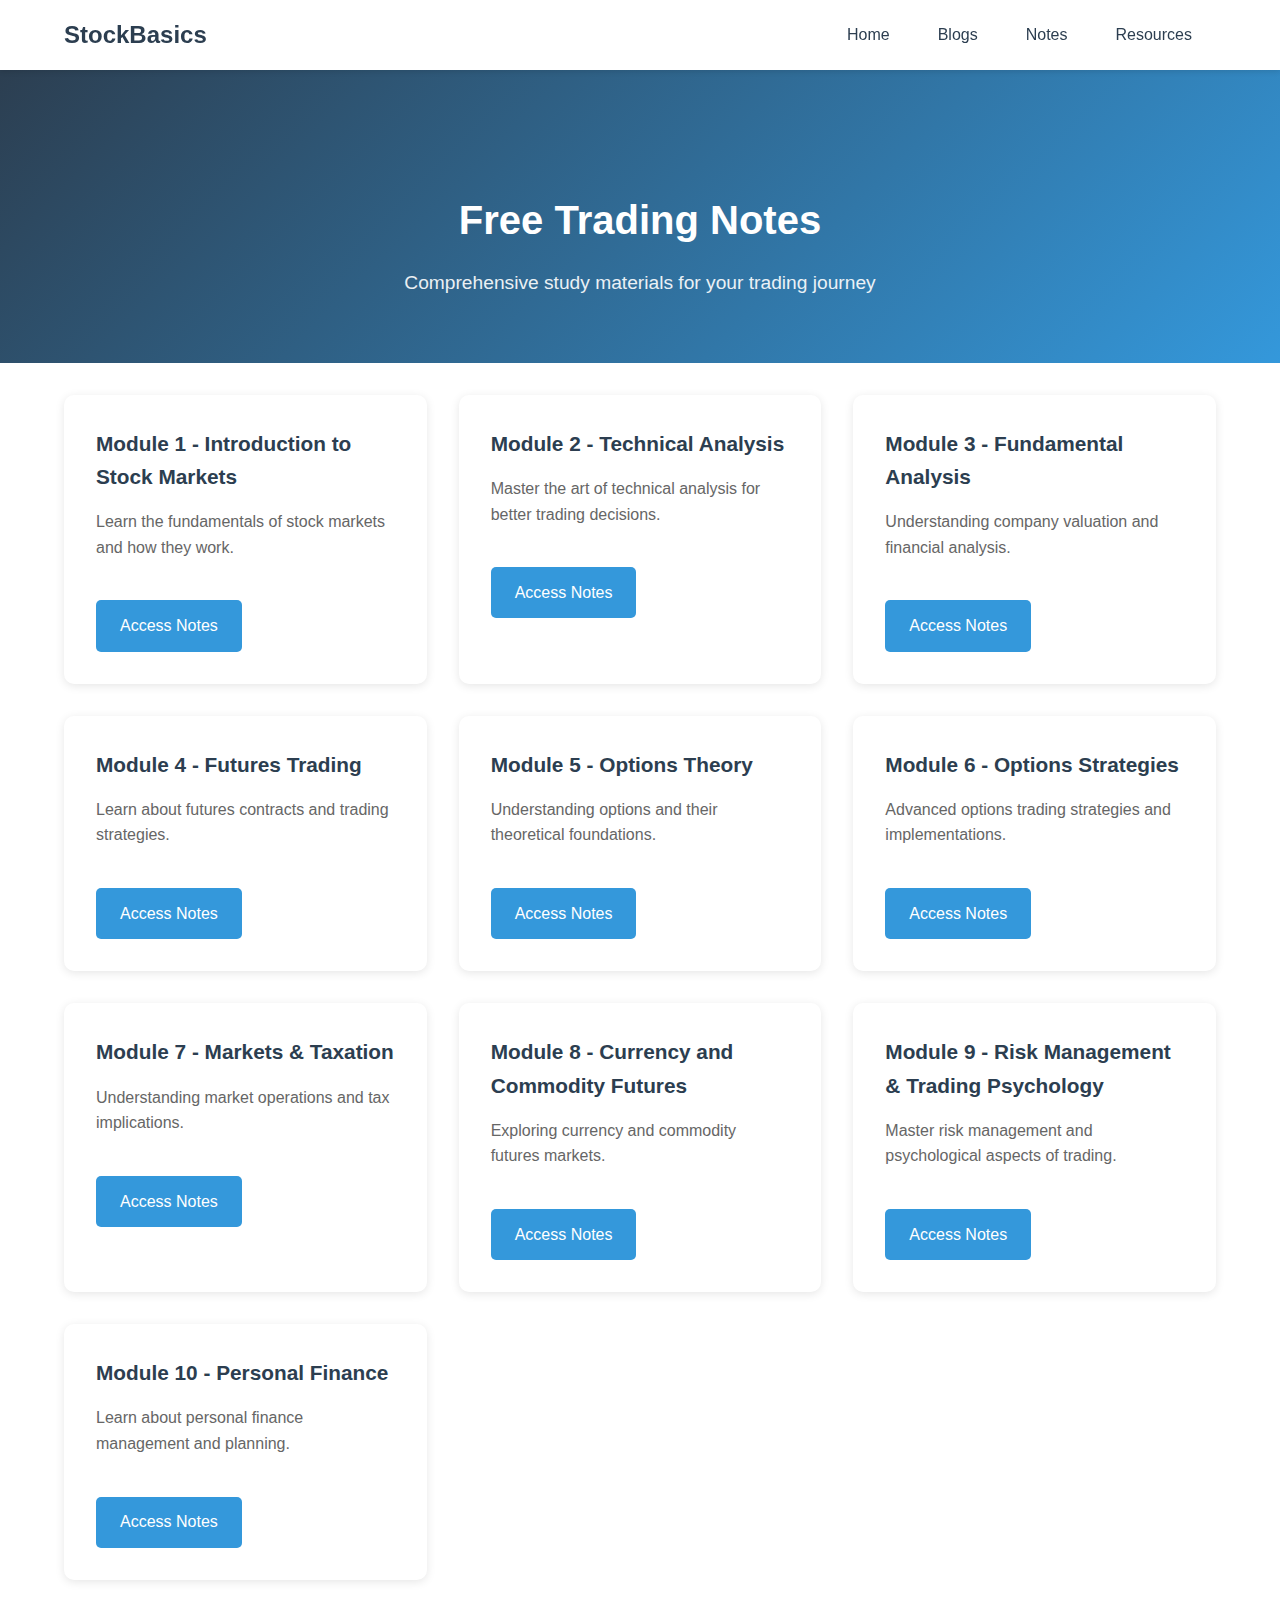
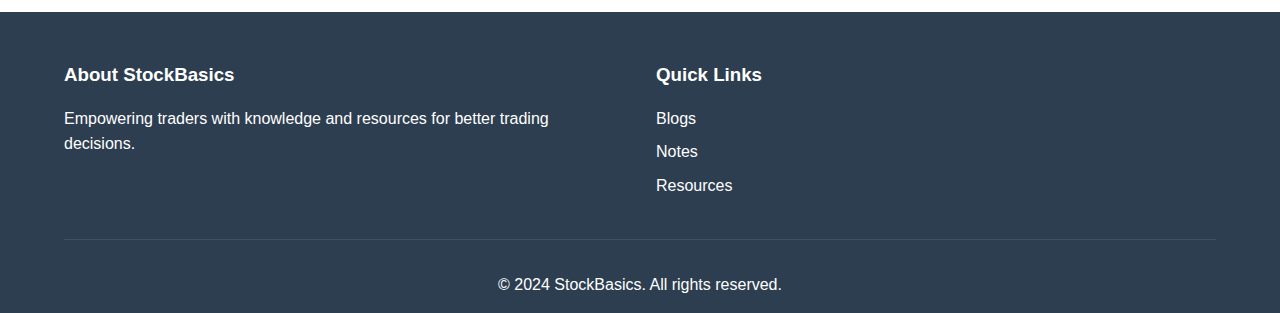
<file: notes.html>
<!DOCTYPE html>
<html lang="en">
<head>
    <meta charset="UTF-8">
    <meta name="viewport" content="width=device-width, initial-scale=1.0">
    <meta http-equiv="Content-Type" content="text/html; charset=UTF-8">
    <title>Free Notes - StockBasics</title>
    <link rel="stylesheet" href="styles.css" type="text/css">
    <link rel="stylesheet" href="https://cdnjs.cloudflare.com/ajax/libs/font-awesome/6.0.0/css/all.min.css" type="text/css" crossorigin="anonymous">
    <link rel="preload" href="https://cdnjs.cloudflare.com/ajax/libs/font-awesome/6.0.0/webfonts/fa-solid-900.woff2" as="font" type="font/woff2" crossorigin="anonymous">
</head>
<body>
    <nav>
        <div class="logo">
            <h1>StockBasics</h1>
        </div>
        <ul class="nav-links">
            <li><a href="index.html">Home</a></li>
            <li><a href="blogs.html">Blogs</a></li>
            <li><a href="notes.html">Notes</a></li>
            <li><a href="resources.html">Resources</a></li>
        </ul>
    </nav>

    <header class="page-header">
        <h1>Free Trading Notes</h1>
        <p>Comprehensive study materials for your trading journey</p>
    </header>

    <main class="notes-content">
        <div class="notes-grid" id="notesContainer">
            <!-- Notes will be loaded dynamically -->
        </div>
    </main>

    <footer>
        <div class="footer-content">
            <div class="footer-section">
                <h3>About StockBasics</h3>
                <p>Empowering traders with knowledge and resources for better trading decisions.</p>
            </div>
            <div class="footer-section">
                <h3>Quick Links</h3>
                <ul>
                    <li><a href="blogs.html">Blogs</a></li>
                    <li><a href="notes.html">Notes</a></li>
                    <li><a href="resources.html">Resources</a></li>
                </ul>
            </div>
        </div>
        <div class="footer-bottom">
            <p>&copy; 2024 StockBasics. All rights reserved.</p>
        </div>
    </footer>

    <script src="script.js"></script>
</body>
</html>
</file>
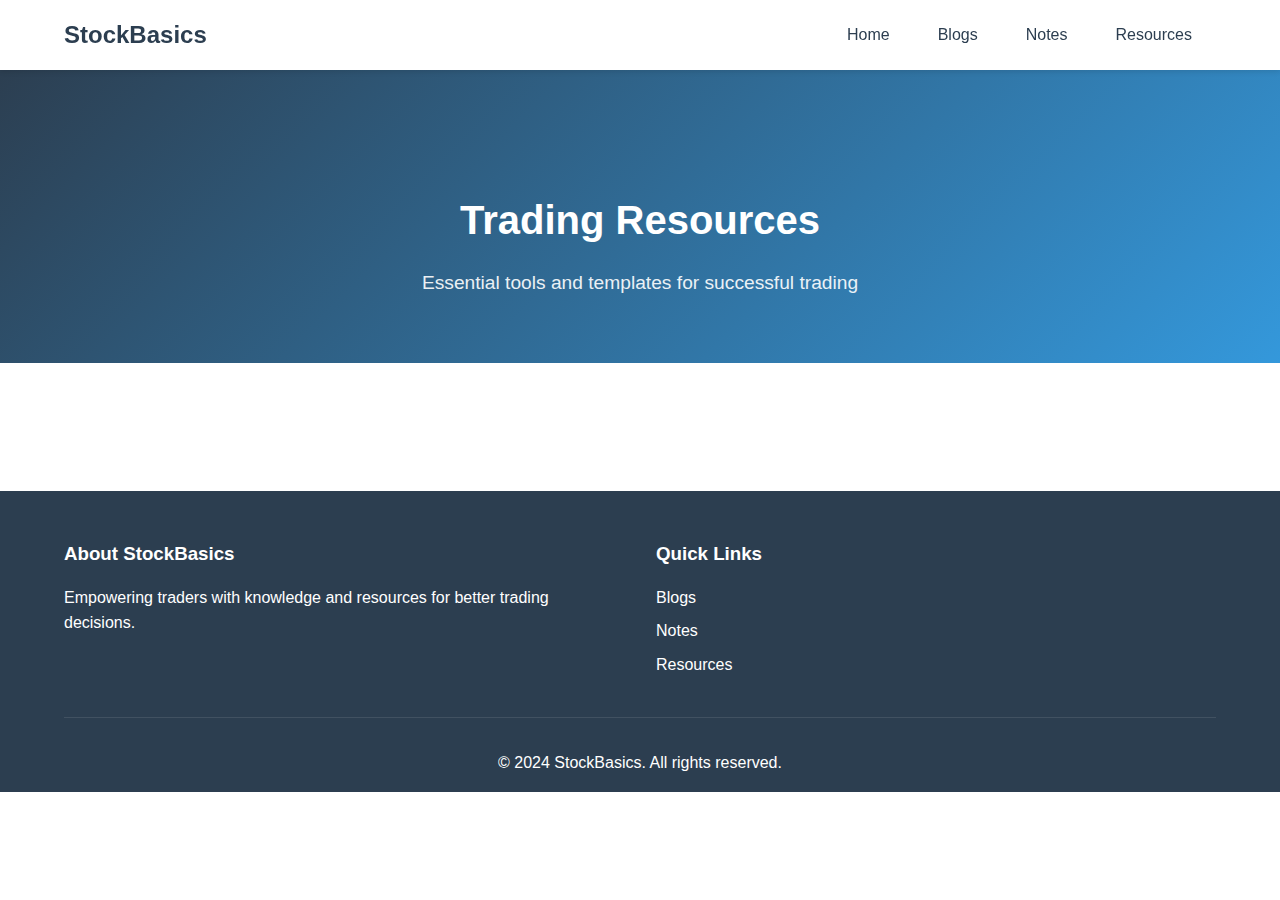
<file: resources.html>
<!DOCTYPE html>
<html lang="en">
<head>
    <meta charset="UTF-8">
    <meta name="viewport" content="width=device-width, initial-scale=1.0">
    <meta http-equiv="Content-Type" content="text/html; charset=UTF-8">
    <title>Free Resources - StockBasics</title>
    <link rel="stylesheet" href="styles.css" type="text/css">
    <link rel="stylesheet" href="https://cdnjs.cloudflare.com/ajax/libs/font-awesome/6.0.0/css/all.min.css" type="text/css" crossorigin="anonymous">
    <link rel="preload" href="https://cdnjs.cloudflare.com/ajax/libs/font-awesome/6.0.0/webfonts/fa-solid-900.woff2" as="font" type="font/woff2" crossorigin="anonymous">
</head>
<body>
    <nav>
        <div class="logo">
            <h1>StockBasics</h1>
        </div>
        <ul class="nav-links">
            <li><a href="index.html">Home</a></li>
            <li><a href="blogs.html">Blogs</a></li>
            <li><a href="notes.html">Notes</a></li>
            <li><a href="resources.html">Resources</a></li>
        </ul>
    </nav>

    <header class="page-header">
        <h1>Trading Resources</h1>
        <p>Essential tools and templates for successful trading</p>
    </header>

    <main class="resources-content">
        <div class="resources-grid" id="resourcesContainer">
            <!-- Resources will be loaded dynamically -->
        </div>
    </main>

    <footer>
        <div class="footer-content">
            <div class="footer-section">
                <h3>About StockBasics</h3>
                <p>Empowering traders with knowledge and resources for better trading decisions.</p>
            </div>
            <div class="footer-section">
                <h3>Quick Links</h3>
                <ul>
                    <li><a href="blogs.html">Blogs</a></li>
                    <li><a href="notes.html">Notes</a></li>
                    <li><a href="resources.html">Resources</a></li>
                </ul>
            </div>
        </div>
        <div class="footer-bottom">
            <p>&copy; 2024 StockBasics. All rights reserved.</p>
        </div>
    </footer>

    <script src="script.js"></script>
</body>
</html>
</file>
<file: styles.css>
/* Reset and base styles */
* {
    margin: 0;
    padding: 0;
    box-sizing: border-box;
}

body {
    font-family: 'Segoe UI', Tahoma, Geneva, Verdana, sans-serif;
    line-height: 1.6;
    color: #333;
}

/* Navigation */
nav {
    background-color: #ffffff;
    padding: 1rem 5%;
    display: flex;
    justify-content: space-between;
    align-items: center;
    box-shadow: 0 2px 5px rgba(0,0,0,0.1);
    position: fixed;
    width: 100%;
    top: 0;
    z-index: 1000;
}

.logo h1 {
    color: #2c3e50;
    font-size: 1.5rem;
}

.nav-links {
    display: flex;
    list-style: none;
}

.nav-links li a {
    color: #2c3e50;
    text-decoration: none;
    padding: 0.5rem 1rem;
    margin: 0 0.5rem;
    transition: color 0.3s ease;
}

.nav-links li a:hover {
    color: #3498db;
}

/* Hero Section */
.hero {
    background: linear-gradient(135deg, #2c3e50, #3498db);
    color: white;
    text-align: center;
    padding: 8rem 2rem 4rem;
    margin-top: 60px;
}

.hero-content h1 {
    font-size: 2.8rem;
    margin-bottom: 1rem;
}

.hero-content p {
    font-size: 1.2rem;
    opacity: 0.9;
}

/* Home Page Sections */
.home-content {
    padding: 4rem 5%;
}

.about-section {
    text-align: center;
    max-width: 800px;
    margin: 0 auto 4rem;
}

.about-section h2 {
    color: #2c3e50;
    margin-bottom: 1.5rem;
}

.offerings {
    margin-bottom: 4rem;
}

.offerings h2 {
    text-align: center;
    color: #2c3e50;
    margin-bottom: 2rem;
}

.offerings-grid {
    display: grid;
    grid-template-columns: repeat(auto-fit, minmax(300px, 1fr));
    gap: 2rem;
    padding: 1rem;
}

.offering-card {
    background: #fff;
    padding: 2rem;
    border-radius: 10px;
    box-shadow: 0 2px 10px rgba(0,0,0,0.1);
    text-align: center;
    transition: transform 0.3s ease;
}

.offering-card:hover {
    transform: translateY(-5px);
}

.offering-card i {
    font-size: 2.5rem;
    color: #3498db;
    margin-bottom: 1rem;
}

.offering-card h3 {
    color: #2c3e50;
    margin-bottom: 1rem;
}

.btn {
    display: inline-block;
    padding: 0.8rem 1.5rem;
    margin-top: 1rem;
    background-color: #3498db;
    color: white;
    text-decoration: none;
    border-radius: 5px;
    transition: background-color 0.3s ease;
}

.btn:hover {
    background-color: #2980b9;
}

/* Why Us Section */
.why-us {
    background-color: #f8f9fa;
    padding: 4rem 5%;
    text-align: center;
}

.why-us h2 {
    color: #2c3e50;
    margin-bottom: 2rem;
}

.features {
    display: grid;
    grid-template-columns: repeat(auto-fit, minmax(200px, 1fr));
    gap: 2rem;
    max-width: 1200px;
    margin: 0 auto;
}

.feature {
    display: flex;
    align-items: center;
    justify-content: center;
    gap: 1rem;
}

.feature i {
    color: #3498db;
    font-size: 1.5rem;
}

/* Page Headers */
.page-header {
    background: linear-gradient(135deg, #2c3e50, #3498db);
    color: white;
    text-align: center;
    padding: 8rem 2rem 4rem;
    margin-top: 60px;
}

.page-header h1 {
    font-size: 2.5rem;
    margin-bottom: 1rem;
}

.page-header p {
    font-size: 1.2rem;
    opacity: 0.9;
}

/* Content Grids */
.blog-grid,
.notes-grid,
.resources-grid {
    display: grid;
    grid-template-columns: repeat(auto-fit, minmax(300px, 1fr));
    gap: 2rem;
    padding: 4rem 5%;
}

/* Content Cards */
.content-card {
    background: #fff;
    padding: 2rem;
    border-radius: 10px;
    box-shadow: 0 2px 10px rgba(0,0,0,0.1);
    transition: transform 0.3s ease;
}

.content-card:hover {
    transform: translateY(-5px);
}

.content-card h3 {
    color: #2c3e50;
    margin-bottom: 1rem;
    font-size: 1.3rem;
}

.content-card p {
    color: #666;
    margin-bottom: 1.5rem;
    line-height: 1.6;
}

.content-card .btn {
    display: inline-block;
    padding: 0.8rem 1.5rem;
    background-color: #3498db;
    color: white;
    text-decoration: none;
    border-radius: 5px;
    transition: background-color 0.3s ease;
}

.content-card .btn:hover {
    background-color: #2980b9;
}

/* Blog and Notes Grid */
#blogContainer,
#notesContainer {
    display: grid;
    grid-template-columns: repeat(auto-fit, minmax(300px, 1fr));
    gap: 2rem;
    padding: 2rem 5%;
}

/* Footer */
footer {
    background-color: #2c3e50;
    color: white;
    padding: 3rem 5% 1rem;
}

.footer-content {
    display: grid;
    grid-template-columns: repeat(auto-fit, minmax(250px, 1fr));
    gap: 2rem;
    margin-bottom: 2rem;
}

.footer-section h3 {
    margin-bottom: 1rem;
}

.footer-section ul {
    list-style: none;
}

.footer-section ul li {
    margin-bottom: 0.5rem;
}

.footer-section a {
    color: white;
    text-decoration: none;
}

.footer-bottom {
    text-align: center;
    padding-top: 2rem;
    border-top: 1px solid rgba(255,255,255,0.1);
}

/* Responsive Design */
@media (max-width: 768px) {
    .nav-links {
        display: none;
    }
    
    .hero {
        padding: 6rem 1rem 3rem;
    }
    
    .hero h1 {
        font-size: 2rem;
    }
    
    .offerings-grid,
    .blog-grid,
    .notes-grid,
    .resources-grid {
        grid-template-columns: 1fr;
    }
}
</file>
